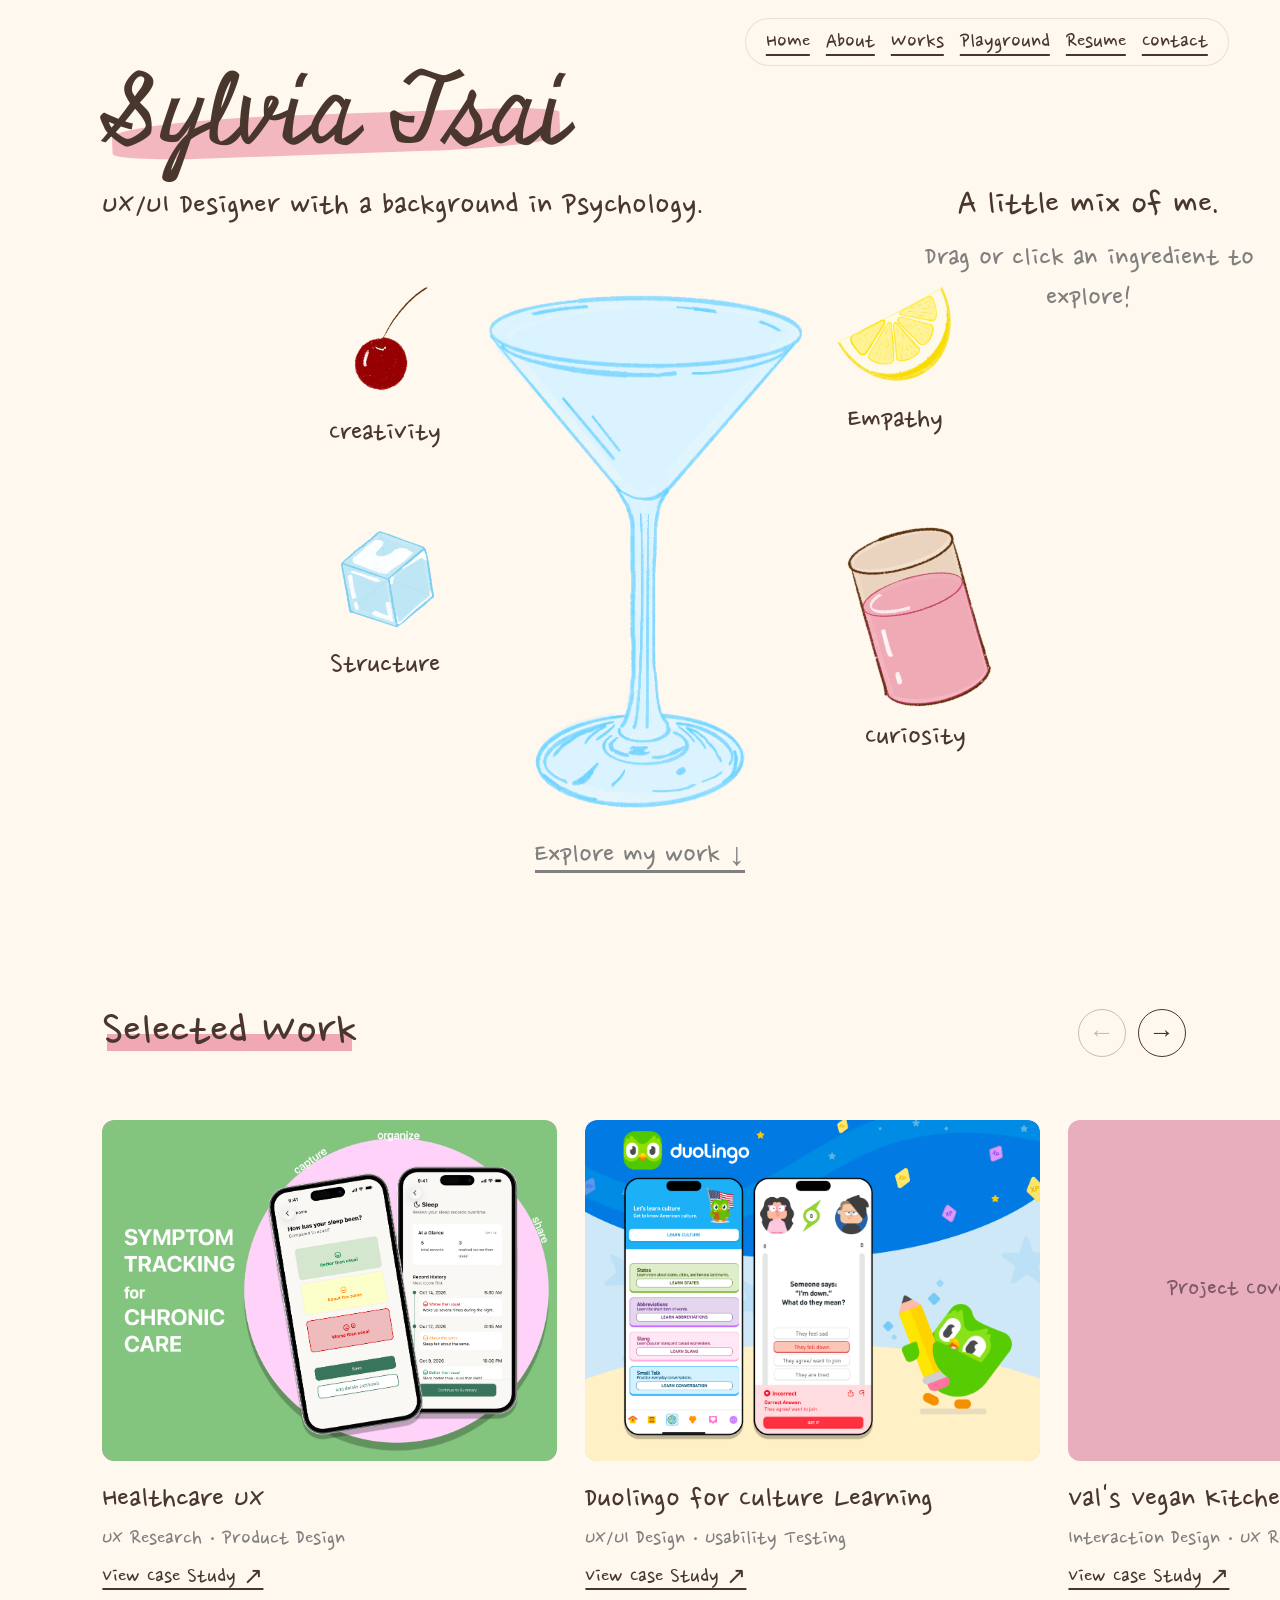
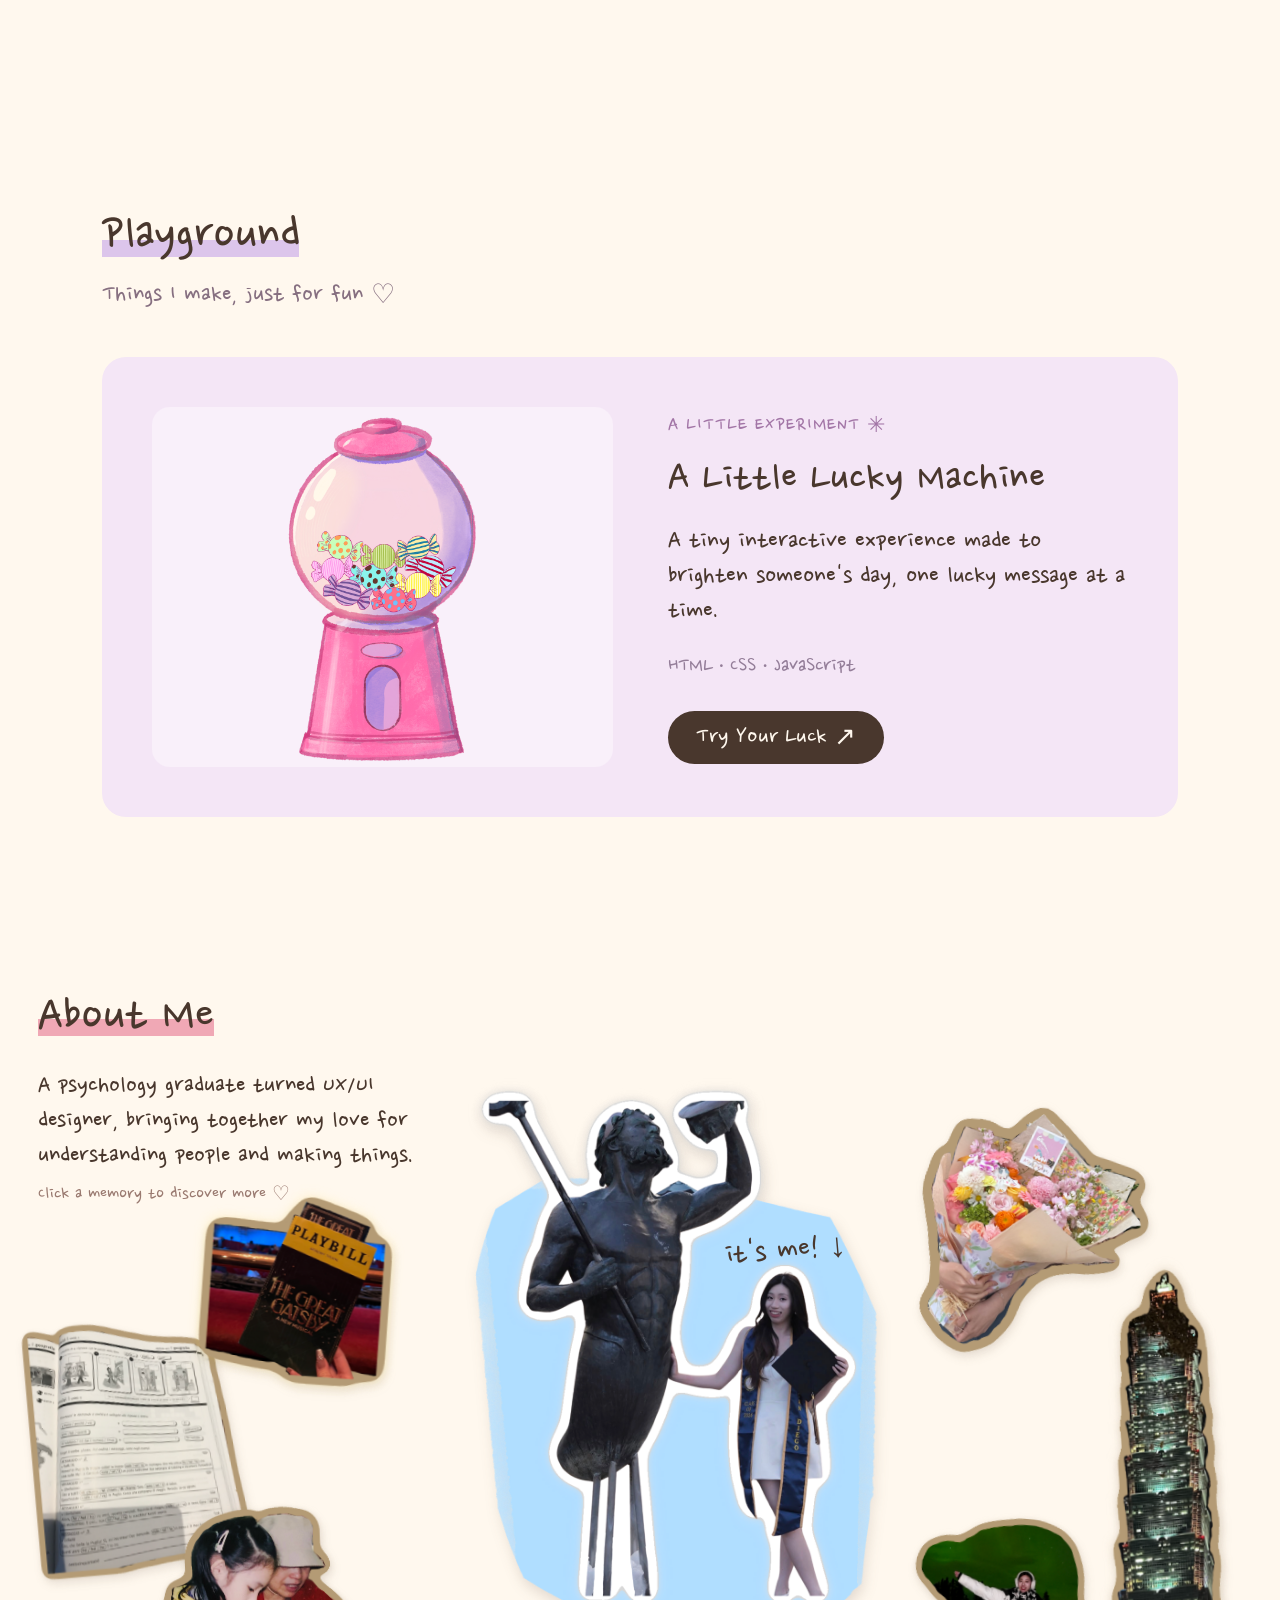
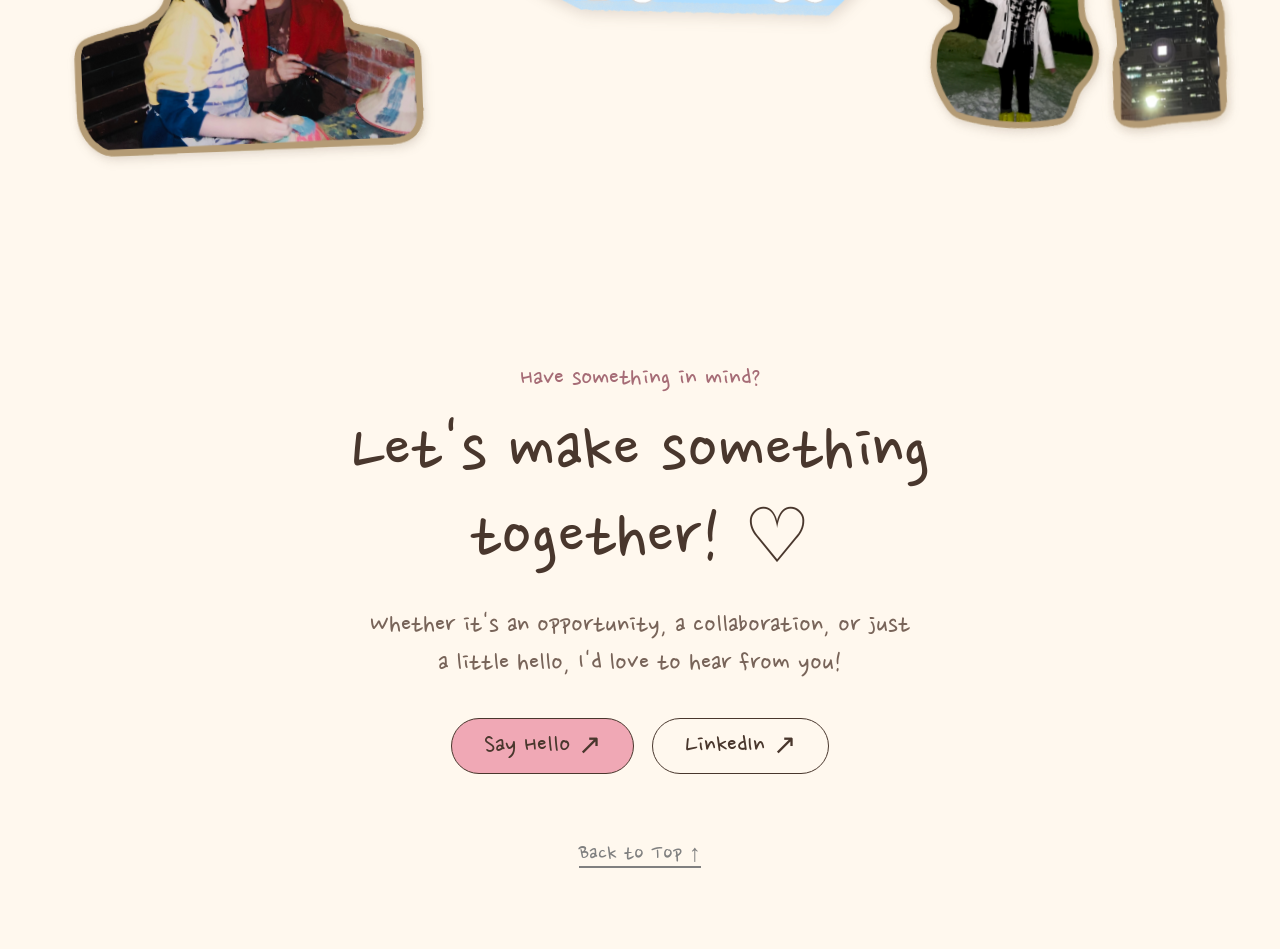
<file: index.html>
<!DOCTYPE html>
<html lang="en">
  <head>
    <meta charset="UTF-8">
    <meta name="viewport" content="width=device-width, initial-scale=1.0">

    <title>Sylvia Tsai | UX/UI Designer</title>

    <link rel="stylesheet" href="style.css">
    <script src="script.js" defer></script>
  </head>

  <body>

    <!-- Navigation -->
    <header class="site-header">
      <nav aria-label="Main navigation">
        <a href="#home">Home</a>
        <a href="#about">About</a>
        <a href="#works">Works</a>
        <a href="#playground">Playground</a>
        <a href="resume.pdf" target="_blank" rel="noopener noreferrer">Resume</a>
        <a href="#contact">Contact</a>
      </nav>
    </header>

    <main>

      <!-- Homepage Hero -->
      <section class="hero" id="home">

        <!-- Introduction -->
        <div class="intro">
          <h1>Sylvia Tsai</h1>
          <p>UX/UI Designer with a background in Psychology.</p>
        </div>

        <!-- Dynamic Description -->
        <div class="description" aria-live="polite">
          <h2 id="description-title">A little mix of me.</h2>

          <p id="description-text">
            Drag or click an ingredient to explore!
          </p>
        </div>

        <!-- Interactive Cocktail -->
        <div class="cocktail-area">

          <!-- Cocktail Glass -->
          <div class="glass" id="glass">

            <img
              id="glass-image"
              src="images/glass_tinted.png"
              alt="An illustrated light blue cocktail glass"
            >

            <!-- Ingredients inside the cocktail -->
            <div class="glass-contents" aria-hidden="true">

              <img
                class="inside-ingredient inside-cherry"
                src="images/cherry.png"
                alt=""
              >

              <img
                class="inside-ingredient inside-lemon"
                src="images/lemon.png"
                alt=""
              >

              <img
                class="inside-ingredient inside-ice"
                src="images/ice.png"
                alt=""
              >

            </div>

          </div>

          <!-- Cherry -->
          <button
            class="ingredient cherry"
            data-ingredient="cherry"
            type="button"
          >
            <img src="images/cherry.png" alt="">
            <span>Creativity</span>
          </button>

          <!-- Lemon -->
          <button
            class="ingredient lemon"
            data-ingredient="lemon"
            type="button"
          >
            <img src="images/lemon.png" alt="">
            <span>Empathy</span>
          </button>

          <!-- Ice -->
          <button
            class="ingredient ice"
            data-ingredient="ice"
            type="button"
          >
            <img src="images/ice.png" alt="">
            <span>Structure</span>
          </button>

          <!-- Pink Liquid -->
          <button
            class="ingredient liquid"
            data-ingredient="liquid"
            type="button"
          >
            <img src="images/liquid_cup.png" alt="">
            <span>Curiosity</span>
          </button>

        </div>

        <!-- Hero Actions -->
        <div class="hero-actions">

          <!-- Reset Cocktail -->
          <button
            id="reset-button"
            class="reset-button"
            type="button"
            hidden
          >
            Make Another Mix ↻
          </button>

          <!-- Explore Work -->
          <a href="#works" class="explore-link">
            Explore my work ↓
          </a>

        </div>

      </section>

      <!-- Selected Work -->
      <section class="works-section" id="works">

        <div class="works-header">
          <h2>Selected Work</h2>

          <div class="works-controls">
            <button class="work-arrow" id="work-prev"
              type="button" aria-label="Previous project">←</button>
            <button class="work-arrow" id="work-next"
              type="button" aria-label="Next project">→</button>
          </div>
        </div>

        <div class="works-gallery" id="works-gallery">

          <!-- Project 1 -->
          <article class="project-card">
            <a href="healthcare.html" class="project-link">
              <div class="project-cover cover-healthcare">
                <img
                  src="images/healthcare_preview.png"
                  alt="Healthcare UX project preview showing symptom tracking and health record screens"
                  loading="lazy"
                >
              </div>
              <h3>Healthcare UX</h3>
              <p>UX Research · Product Design</p>
              <span class="project-view">View Case Study ↗</span>
            </a>
          </article>

          <!-- Project 2 -->
          <article class="project-card">
            <a href="duolingo.html" class="project-link">
              <div class="project-cover cover-duolingo">
                <img
                  src="images/duolingo_preview.png"
                  alt="Duolingo Culture Learning UX/UI project preview"
                  loading="lazy"
                >
              </div>
              <h3>Duolingo for Culture Learning</h3>
              <p>UX/UI Design · Usability Testing</p>
              <span class="project-view">View Case Study ↗</span>
            </a>
          </article>

          <!-- Project 3 -->
          <article class="project-card">
            <a href="vals-vegan.html" class="project-link">
              <div class="project-cover cover-vals">
                <span>Project Cover Coming Soon</span>
              </div>
              <h3>Val's Vegan Kitchen</h3>
              <p>Interaction Design · UX Research</p>
              <span class="project-view">View Case Study ↗</span>
            </a>
          </article>

        </div>

      </section>

      <!-- Playground -->
      <section class="playground-section" id="playground">

        <div class="playground-header">
          <h2>Playground</h2>
          <p>Things I make, just for fun ♡</p>
        </div>

        <div class="playground-feature">

          <!-- Project Preview -->
          <div class="playground-preview">
            <img
              src="images/lucky_machine_preview.png"
              alt="A Little Lucky Machine interactive web project"
              loading="lazy"
            >
          </div>

          <!-- Project Information -->
          <div class="playground-info">

            <span class="playground-label">
              A LITTLE EXPERIMENT ✳
            </span>

            <h3>A Little Lucky Machine</h3>

            <p class="playground-description">
              A tiny interactive experience made to brighten
              someone's day, one lucky message at a time.
            </p>

            <p class="playground-tools">
              HTML · CSS · JavaScript
            </p>

            <a
              href="https://hanyu-tsai.github.io/a-little-lucky-machine/"
              class="playground-link"
              target="_blank"
              rel="noopener noreferrer"
            >
              Try Your Luck ↗
            </a>

          </div>

        </div>

      </section>

      <!-- About Me -->
      <section class="about-section" id="about">

        <div class="about-intro">
          <h2>About Me</h2>
          <p>
            A psychology graduate turned UX/UI designer,
            bringing together my love for understanding
            people and making things.
          </p>
          <span class="about-hint">
            Click a memory to discover more ♡
          </span>
        </div>

        <div class="about-collage">

          <!-- Central Graduation Cutout -->
          <div class="about-graduation">
            <div class="graduation-paper"></div>

            <img
              src="images/about/grad_cut.png"
              alt="Sylvia graduating from UC San Diego beside the Triton statue"
            >

            <span class="about-me-label" aria-hidden="true">
              it's me! ↓
            </span>
          </div>

          <!-- Childhood -->
          <button class="memory-card memory-childhood" type="button">
            <span class="memory-front">
              <img src="images/about/little_draw.png" alt="Childhood painting memory">
            </span>
            <span class="memory-back">
              I've loved making things with my hands since I was little, from drawing and cutting to creating whatever came to mind.
            </span>
          </button>

          <!-- Aurora -->
          <button class="memory-card memory-alaska" type="button">
            <span class="memory-front">
              <img src="images/about/alaska.png" alt="Northern lights in Alaska">
            </span>
            <span class="memory-back">
              Thanks to my parents, I grew up traveling and exploring new places. There's still so much of the world I want to see!
            </span>
          </button>

          <!-- Musical -->
          <button class="memory-card memory-play" type="button">
            <span class="memory-front">
              <img src="images/about/play.png" alt="The Great Gatsby musical">
            </span>
            <span class="memory-back">
              There's something magical about watching a story come to life on stage. I'll always have a soft spot for musicals!
            </span>
          </button>

          <!-- Italian -->
          <button class="memory-card memory-language" type="button">
            <span class="memory-front">
              <img src="images/about/language.png" alt="Italian language workbook">
            </span>
            <span class="memory-back">
              I love learning languages and discovering different cultures. There's always another language I want to try!
            </span>
          </button>

          <!-- Flowers -->
          <button class="memory-card memory-flower" type="button">
            <span class="memory-front">
              <img src="images/about/flower.png" alt="Colorful bouquet of flowers">
            </span>
            <span class="memory-back">
              It's the little things that make me happy. Flowers make ordinary days better.
            </span>
          </button>

          <!-- Taipei -->
          <button class="memory-card memory-taipei" type="button">
            <span class="memory-front">
              <img src="images/about/taipei_101.png" alt="Taipei 101 at night">
            </span>
            <span class="memory-back">
              Home sweet home ♡ No matter where life takes me, Taipei will always feel like home.
            </span>
          </button>

        </div>

      </section>

      <!-- Contact Section -->
      <section class="contact-section" id="contact">

        <div class="contact-content">

          <p class="contact-eyebrow">Have something in mind?</p>

          <h2>Let's make something together! ♡</h2>

          <p class="contact-description">
            Whether it's an opportunity, a collaboration,
            or just a little hello, I'd love to hear from you!
          </p>

          <div class="contact-actions">
            <a
              href="mailto:sylviatsai1100@gmail.com"
              class="contact-button contact-primary"
            >
              Say Hello ↗
            </a>

            <a
              href="https://www.linkedin.com/in/sylviatsaiucsd/"
              class="contact-button contact-secondary"
              target="_blank"
              rel="noopener noreferrer"
            >
              LinkedIn ↗
            </a>
          </div>

          <a href="#home" class="back-to-top">
            Back to Top ↑
          </a>

        </div>

      </section>

    </main>

  </body>
</html>
</file>
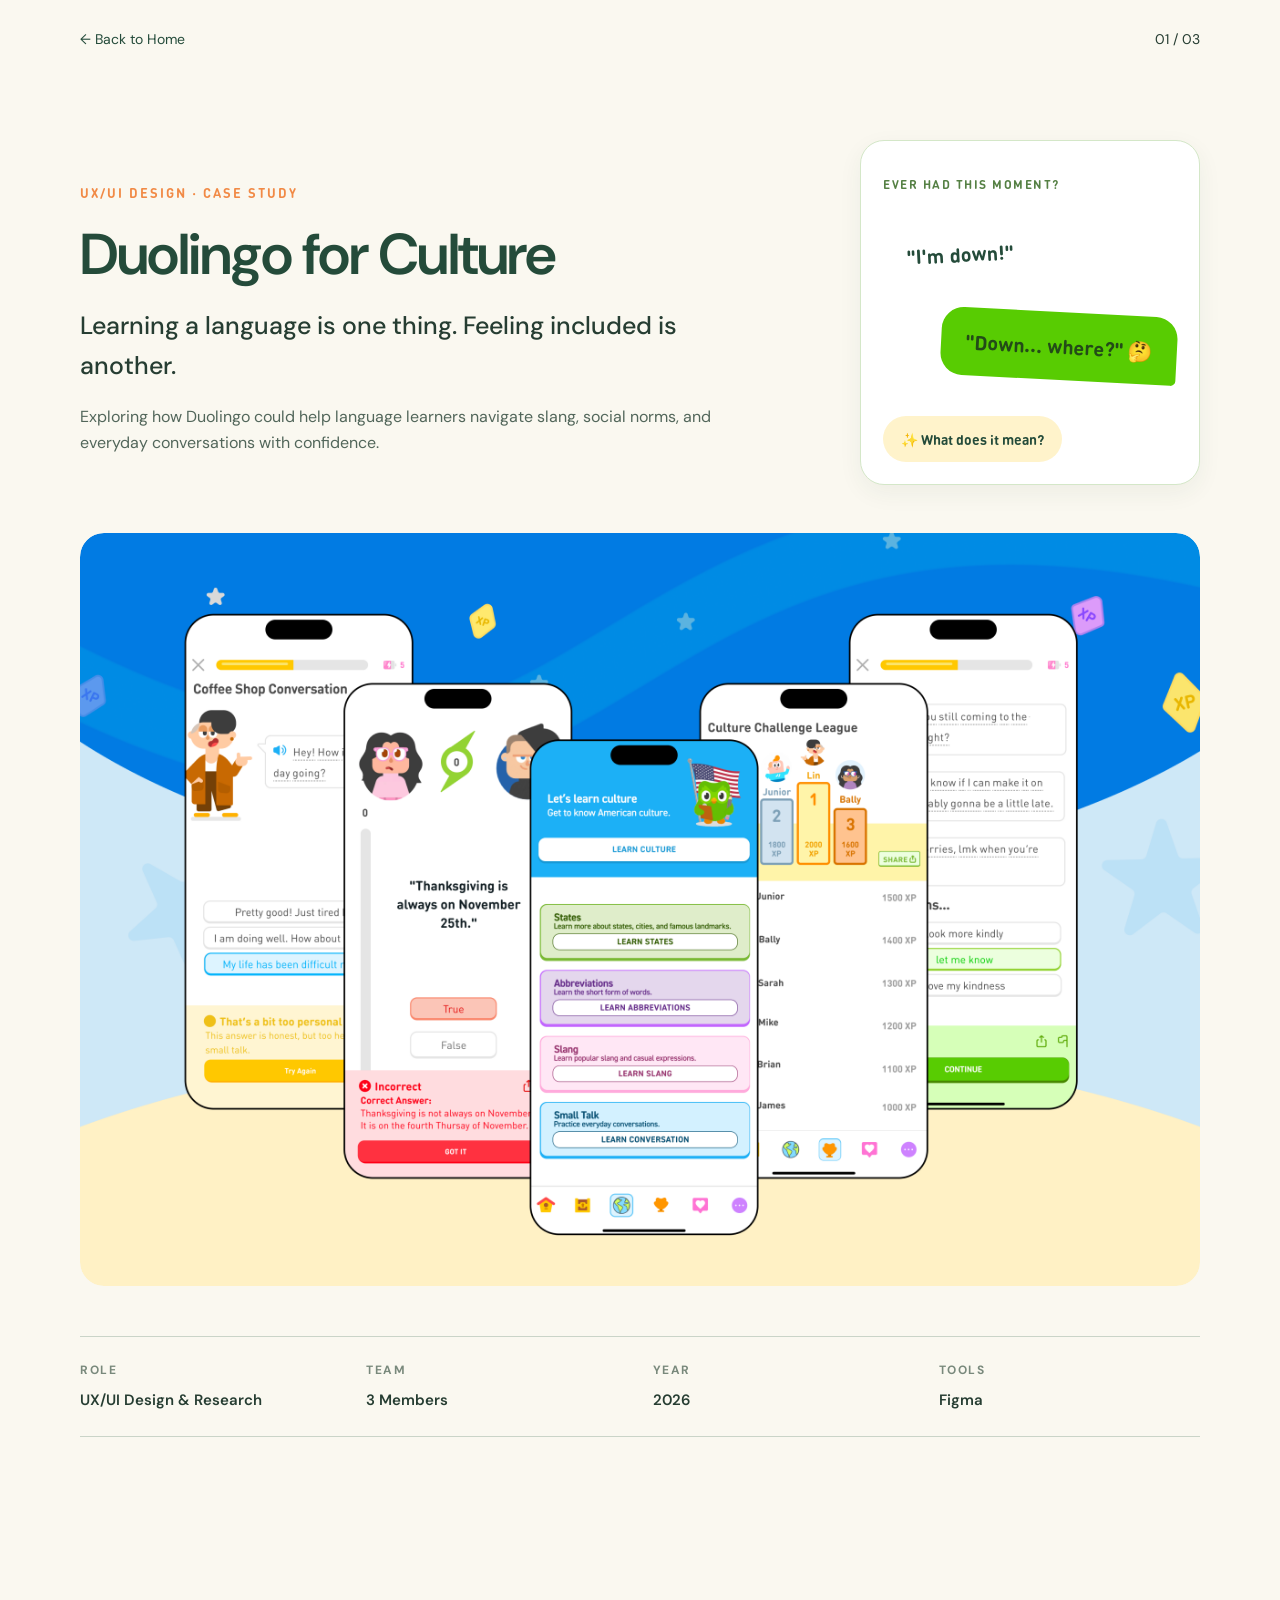
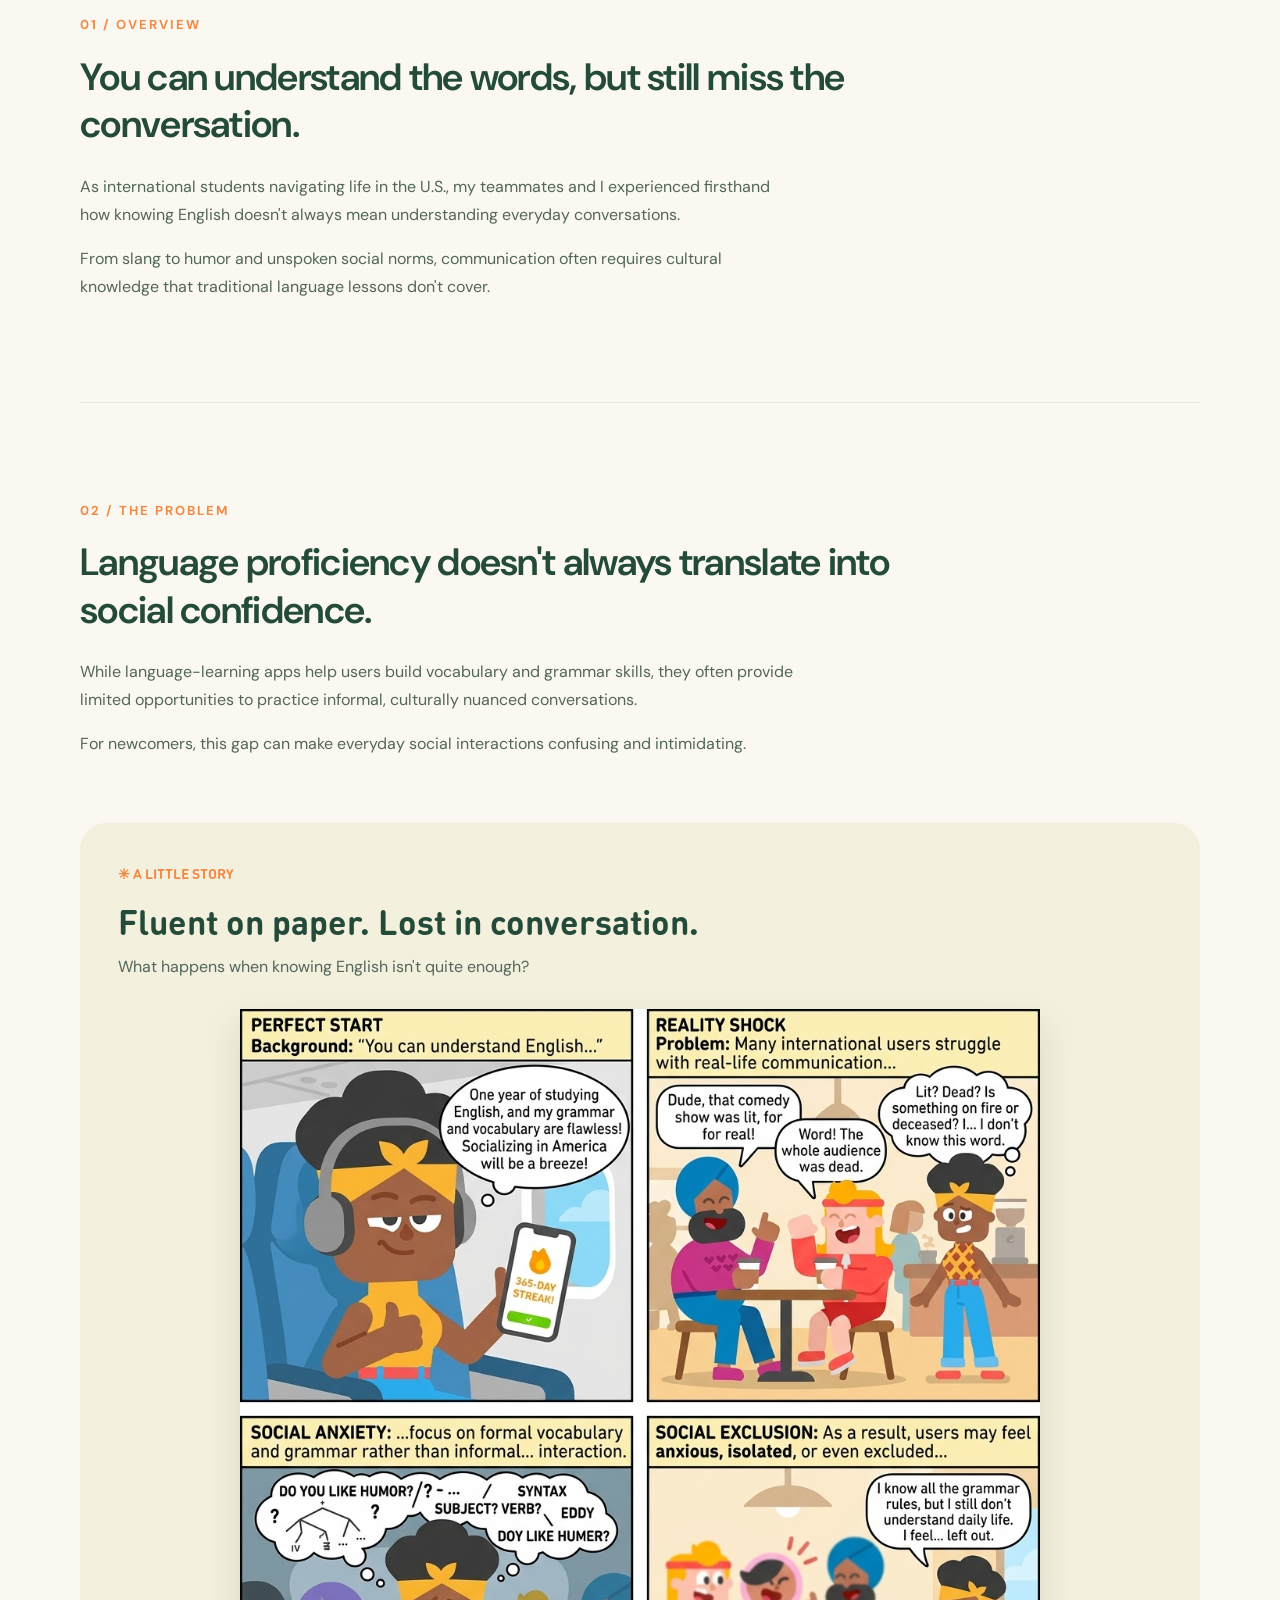
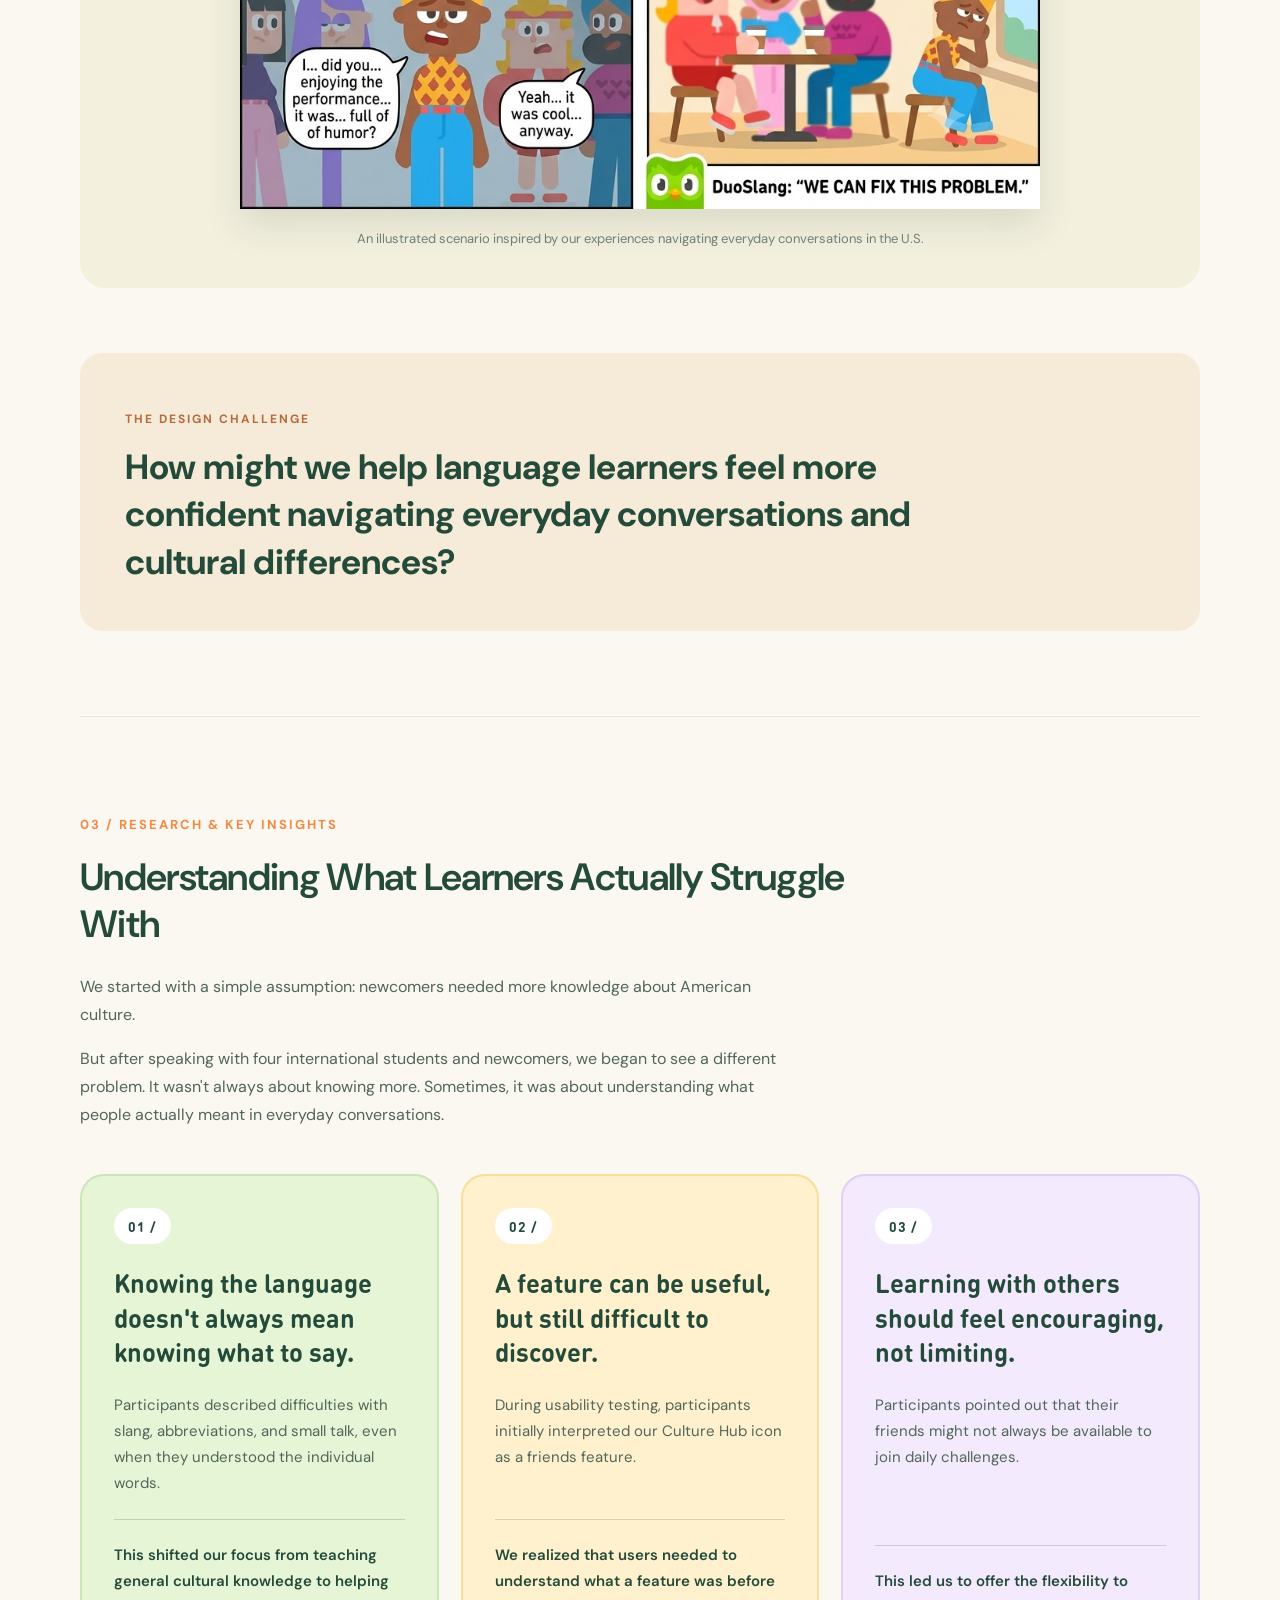
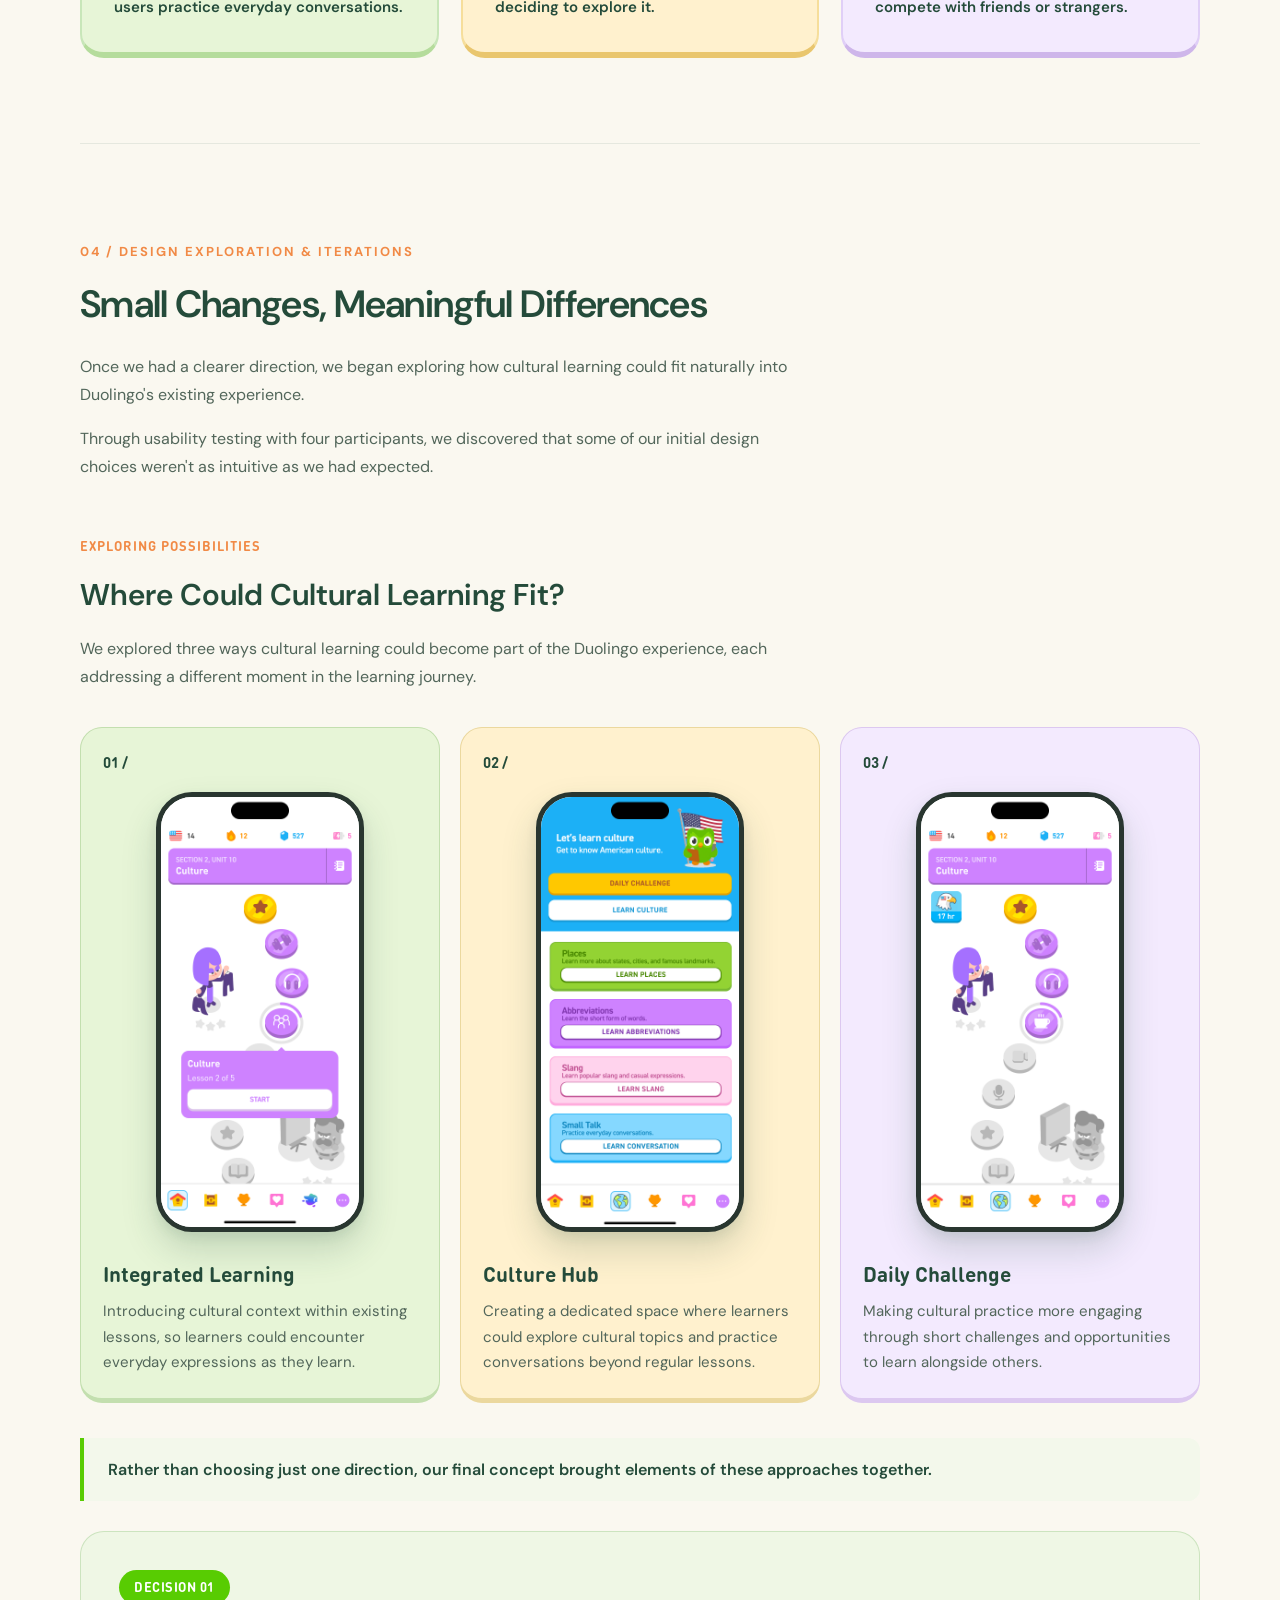
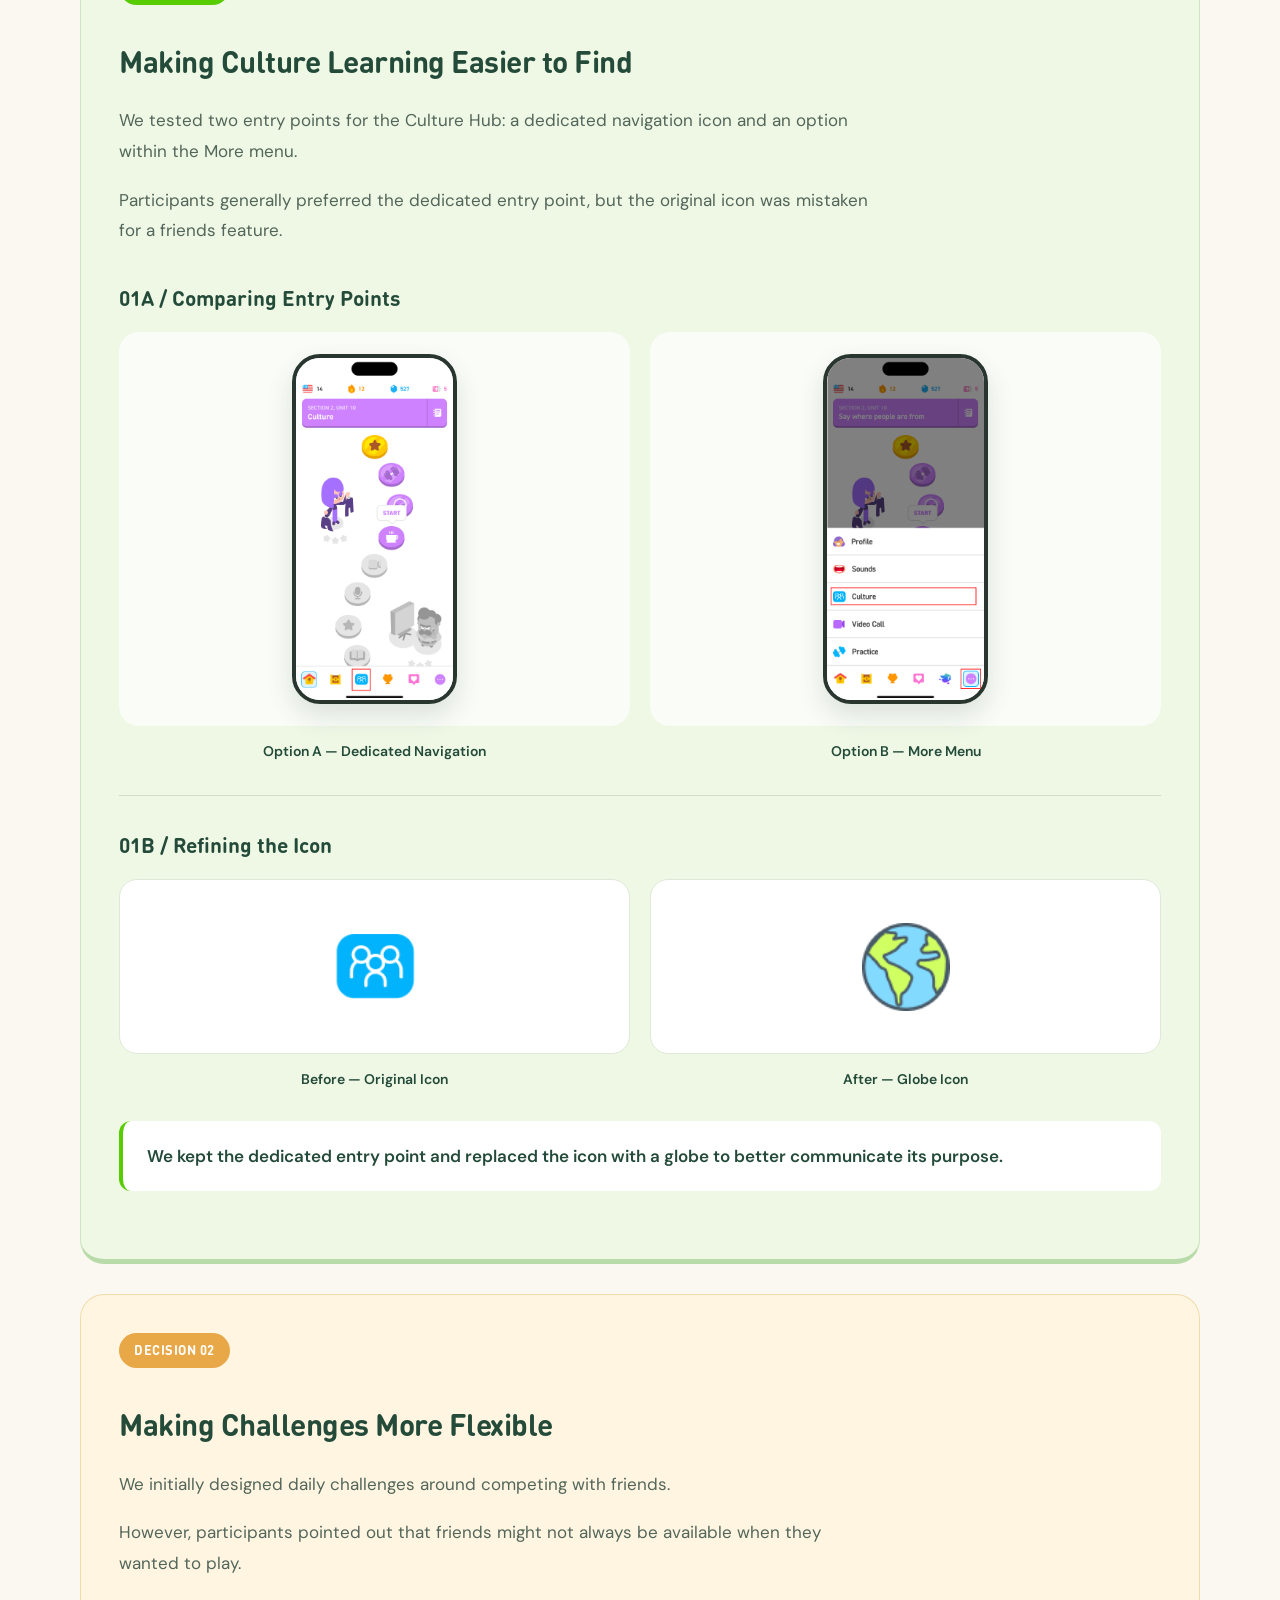
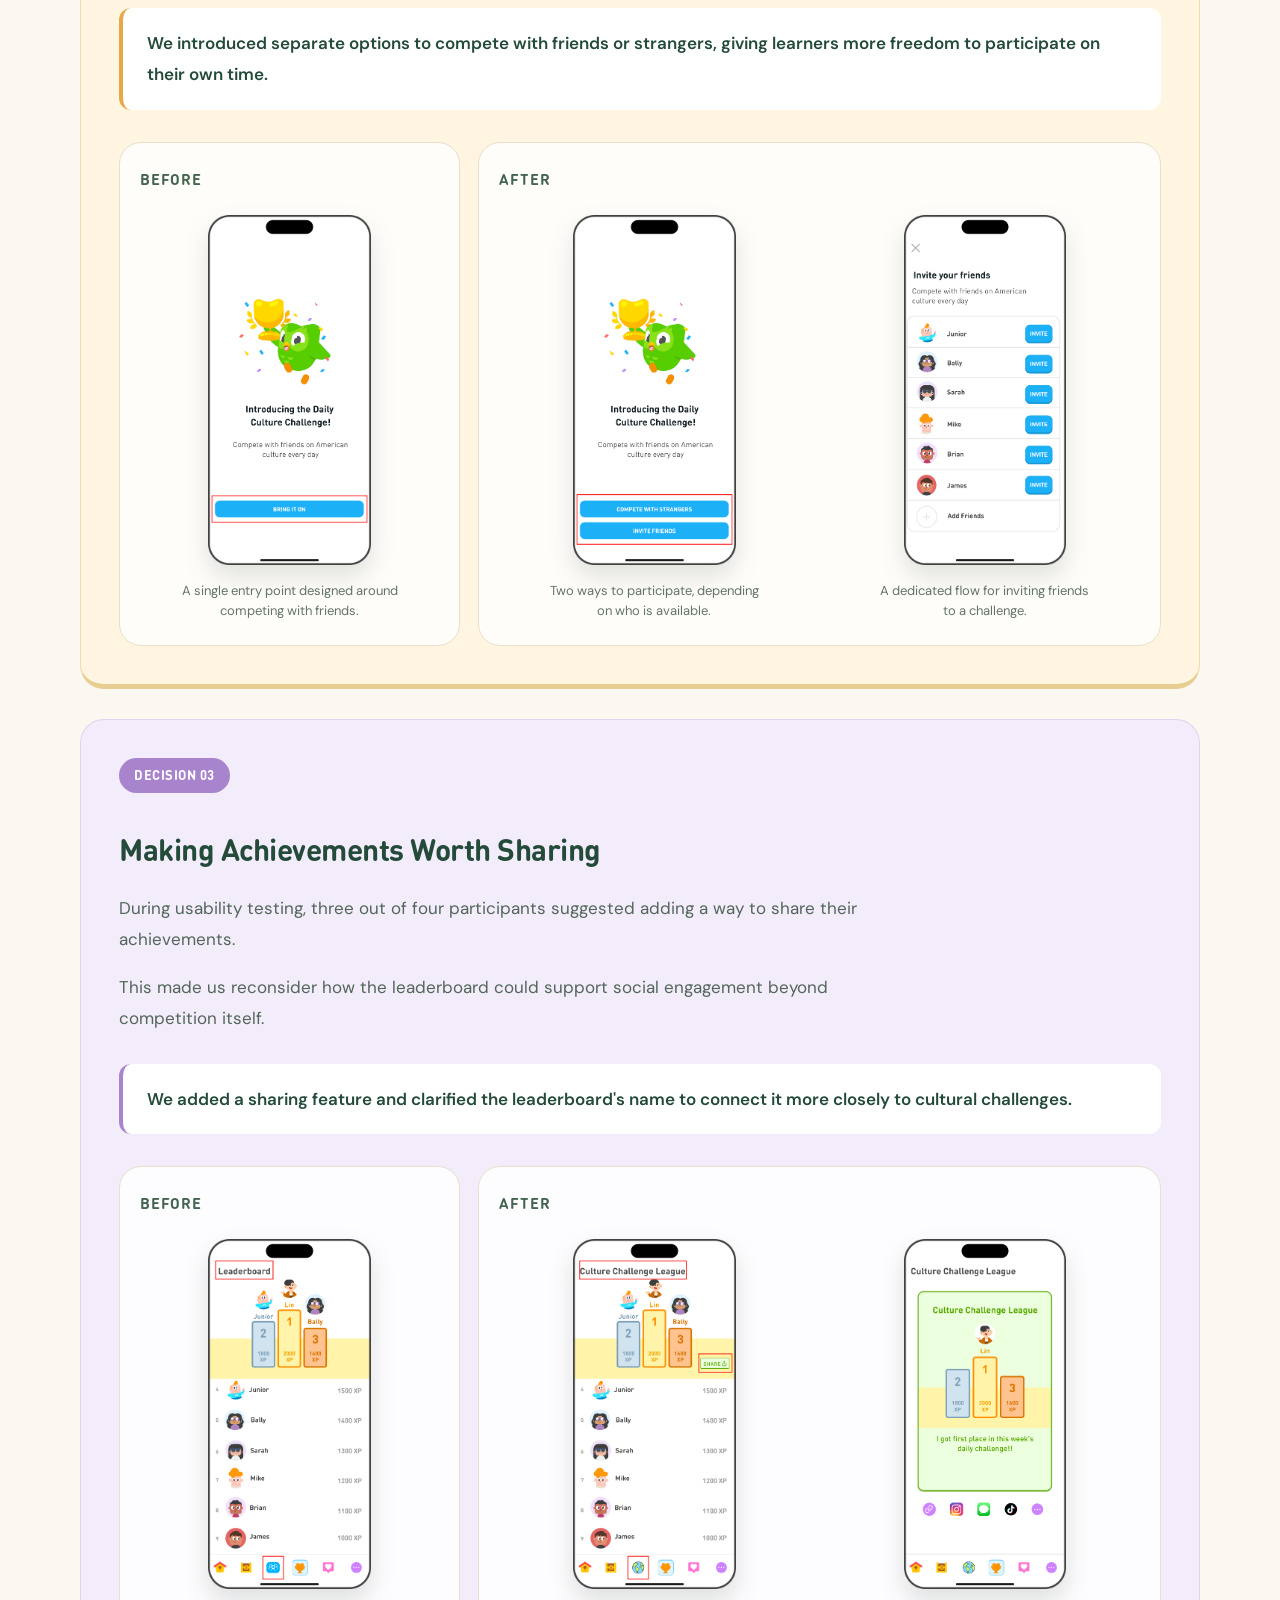
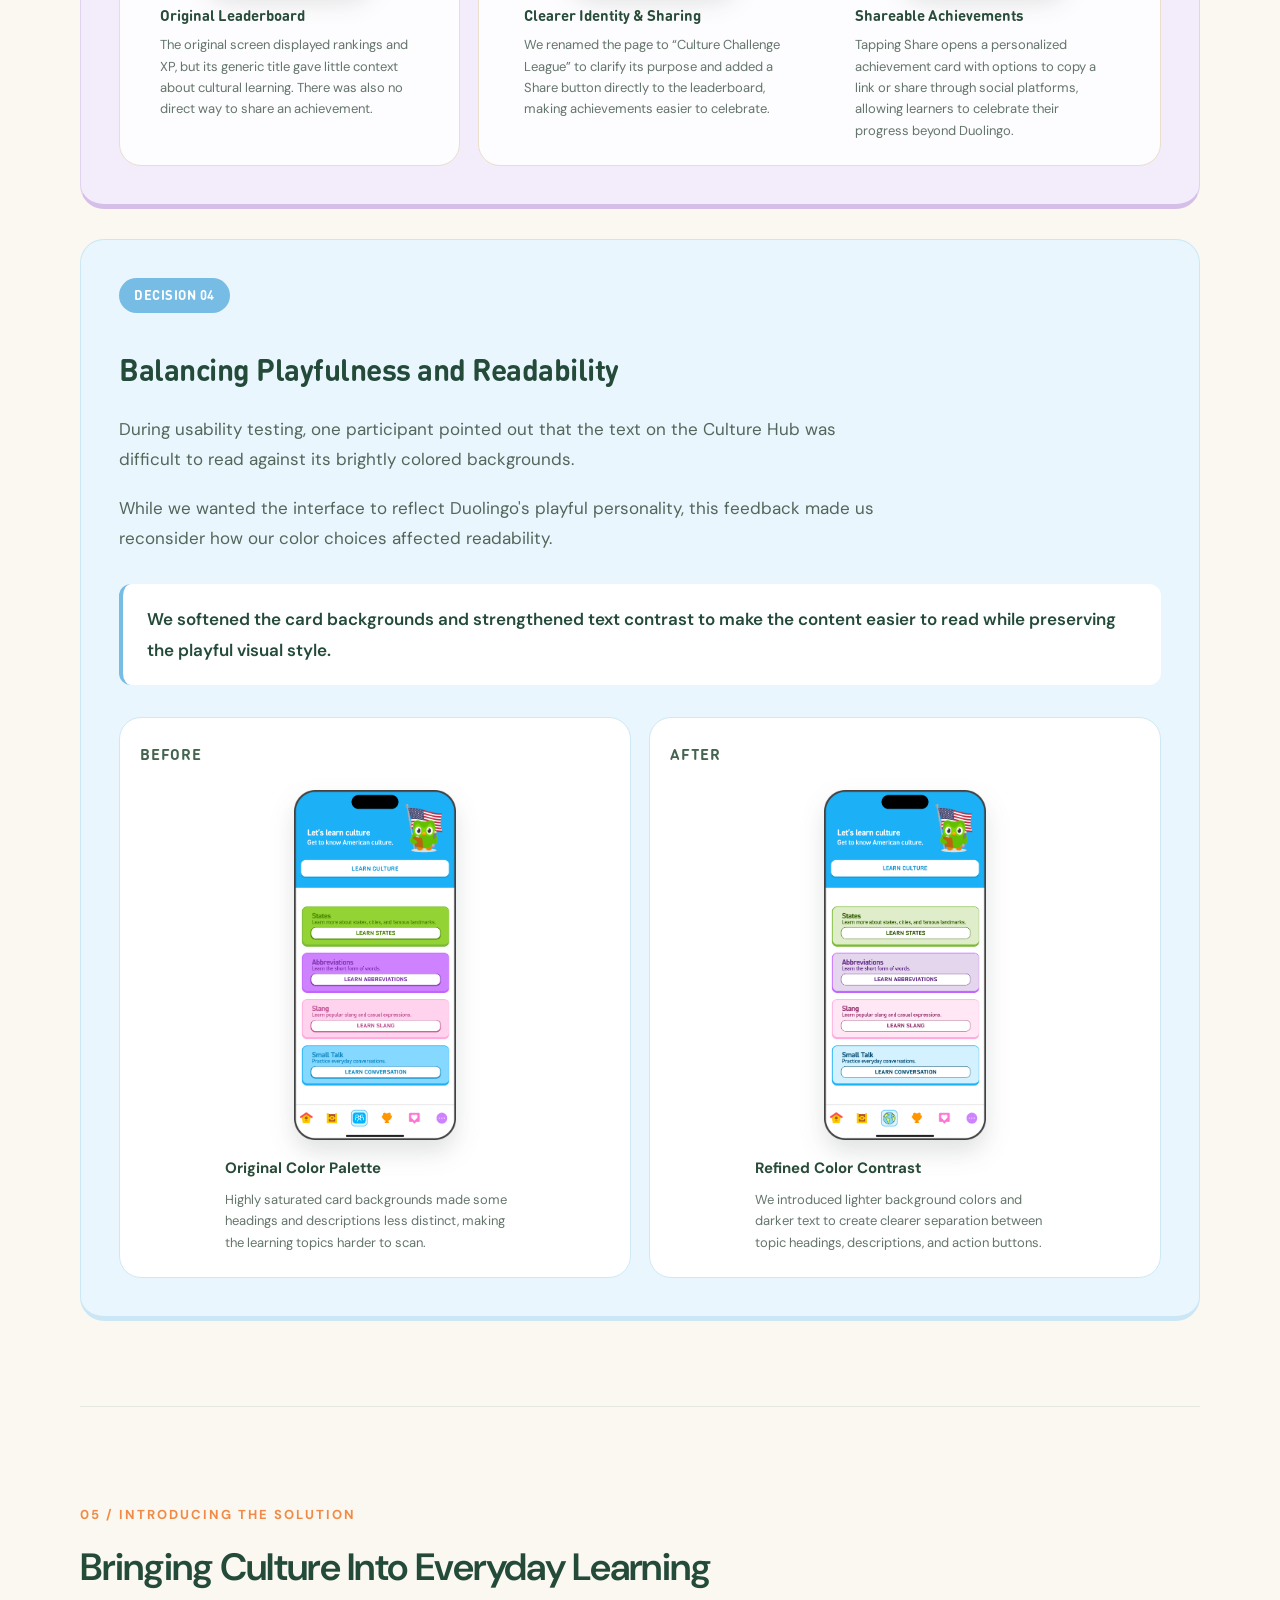
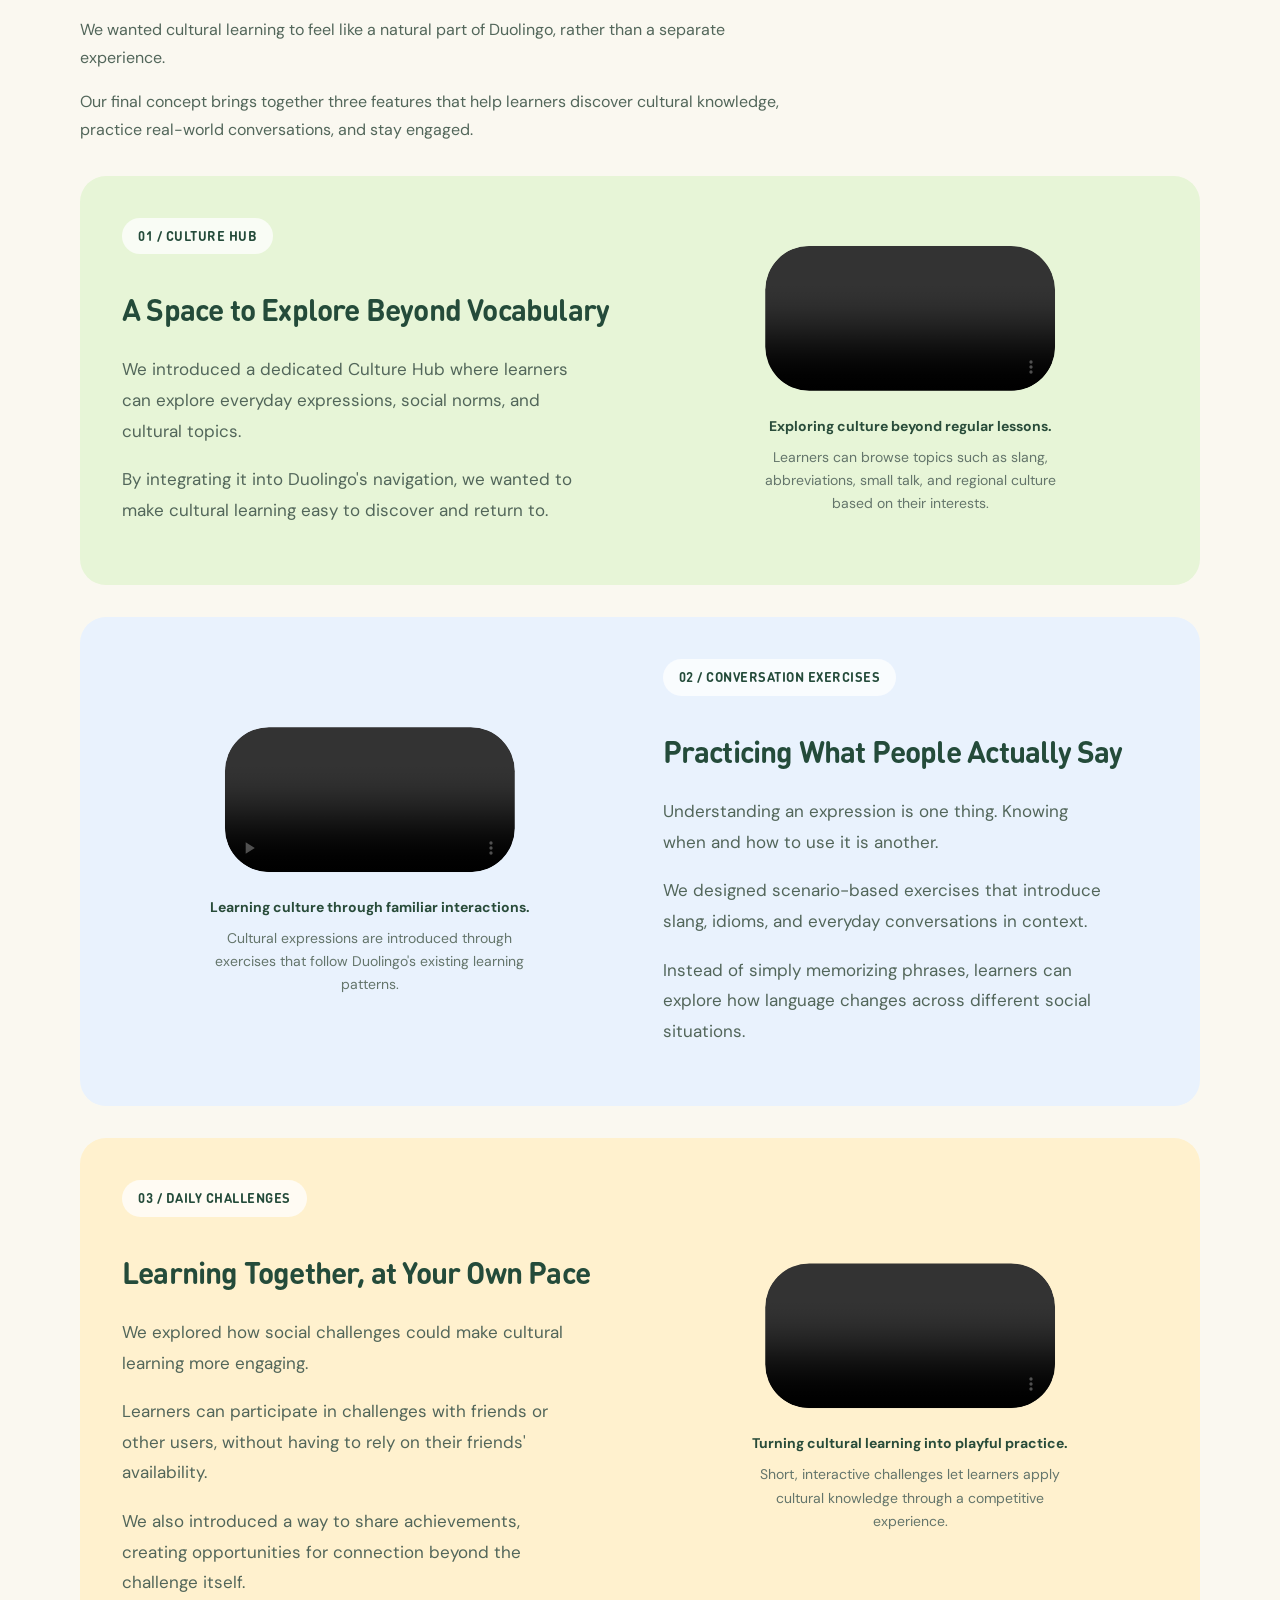
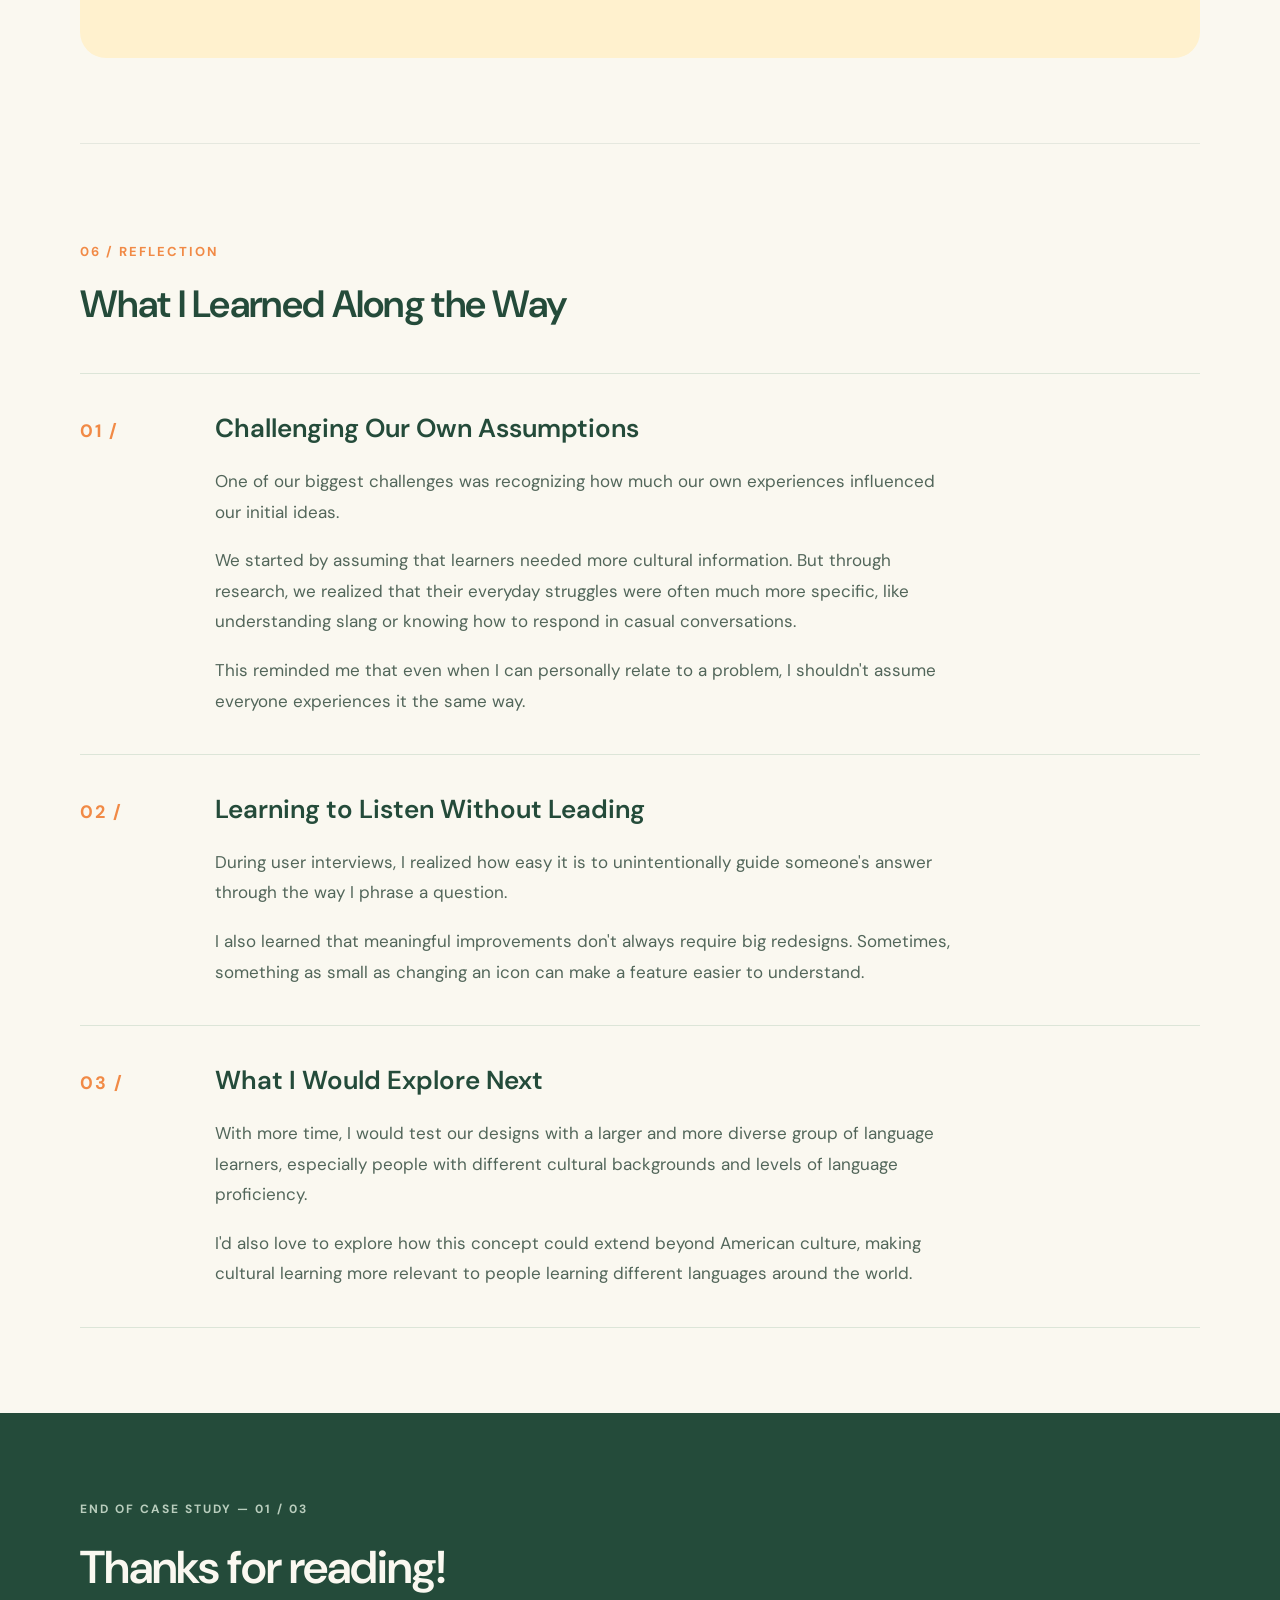
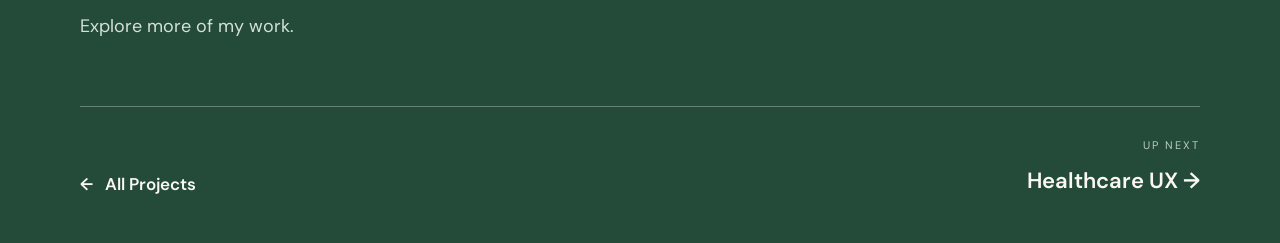
<file: duolingo.html>
<!DOCTYPE html>
<html lang="en">

<head>
  <meta charset="UTF-8">
  <meta name="viewport" content="width=device-width, initial-scale=1.0">
  <title>Duolingo for Culture Learning | Sylvia Tsai</title>
  <link rel="stylesheet" href="case-study.css">
</head>

<body>

  <main>

    <!-- HERO SECTION -->
    <section class="case-hero">

      <nav class="case-nav">
        <a href="index.html">← Back to Home</a>
        <span>01 / 03</span>
      </nav>

      <div class="case-hero-content">
        <!-- INTRODUCTION + INTERACTIVE DIALOGUE -->
        <div class="duo-hero-top">

        <!-- LEFT: PROJECT INTRODUCTION -->
        <div class="duo-hero-copy">

            <p class="case-label">
            UX/UI DESIGN · CASE STUDY
            </p>

            <h1>Duolingo for Culture</h1>

            <h2 class="case-tagline">
            Learning a language is one thing. Feeling included is another.
            </h2>

            <p class="case-description">
            Exploring how Duolingo could help language learners
            navigate slang, social norms, and everyday
            conversations with confidence.
            </p>

        </div>

        <!-- RIGHT: INTERACTIVE CONVERSATION -->
        <div class="hero-dialogue duo-hero-chat">

            <p class="dialogue-label">
            EVER HAD THIS MOMENT?
            </p>

            <div class="speech-bubble bubble-one">
            "I'm down!"
            </div>

            <div class="speech-bubble bubble-two">
            "Down... where?" 🤔
            </div>

            <details class="slang-reveal">
            <summary>✨ What does it mean?</summary>

            <p>
                "I'm down" means "I'm in!"
                It's a casual way to agree to something.
            </p>
            </details>

        </div>

        </div>

        <!-- HERO IMAGE -->
        <div class="duo-hero-art">

        <img
            id="duolingo-hero-image"
            src="images/duolingo/header_new.png"
            alt="Five Duolingo Culture Learning interface designs featuring conversation exercises, Culture Hub, and daily challenges"
            width="2048"
            height="1356"
            fetchpriority="high"
        >

        </div>

        <!-- PROJECT DETAILS -->
        <div class="case-details">

          <div>
            <h3>Role</h3>
            <p>UX/UI Design & Research</p>
          </div>

          <div>
            <h3>Team</h3>
            <p>3 Members</p>
          </div>

          <div>
            <h3>Year</h3>
            <p>2026</p>
          </div>

          <div>
            <h3>Tools</h3>
            <p>Figma</p>
          </div>

        </div>

      </div>
    </section>


    <!-- OVERVIEW -->
    <section class="case-section" id="overview">

      <p class="section-number">01 / Overview</p>

      <h2>
        You can understand the words,
        but still miss the conversation.
      </h2>

      <p>
        As international students navigating life in the U.S.,
        my teammates and I experienced firsthand how knowing
        English doesn't always mean understanding everyday
        conversations.
      </p>

      <p>
        From slang to humor and unspoken social norms,
        communication often requires cultural knowledge
        that traditional language lessons don't cover.
      </p>

    </section>


    <!-- THE PROBLEM -->
    <section class="case-section" id="problem">

      <p class="section-number">02 / The Problem</p>

      <h2>
        Language proficiency doesn't always
        translate into social confidence.
      </h2>

      <p>
        While language-learning apps help users build
        vocabulary and grammar skills, they often provide
        limited opportunities to practice informal,
        culturally nuanced conversations.
      </p>

      <p>
        For newcomers, this gap can make everyday social
        interactions confusing and intimidating.
      </p>

      

    <!-- COMIC STORYBOARD -->
    <div class="storyboard-container">

    <div class="storyboard-heading">
        <span class="storyboard-label">✳ A LITTLE STORY</span>

        <h3>Fluent on paper. Lost in conversation.</h3>

        <p>
        What happens when knowing English
        isn't quite enough?
        </p>
    </div>

    <div class="duo-story">

    <figure class="duo-story-figure">

        <a
        href="images/duolingo/comic.png"
        target="_blank"
        rel="noopener noreferrer"
        aria-label="Open the full Duolingo story comic"
        >
        <img
            src="images/duolingo/comic.png"
            alt="Four-panel comic showing a language learner who understands English grammar but struggles with slang and feels excluded from everyday conversations"
            loading="lazy"
        >
        </a>

        <figcaption>
        An illustrated scenario inspired by our experiences
        navigating everyday conversations in the U.S.
        </figcaption>

    </figure>

    </div>

    </div>


      <div class="design-challenge">

        <p class="challenge-label">THE DESIGN CHALLENGE</p>

        <h3>
          How might we help language learners feel more
          confident navigating everyday conversations
          and cultural differences?
        </h3>

      </div>

    </section>

    <!-- RESEARCH & KEY INSIGHTS -->
    <section class="case-section" id="research">

    <p class="section-number">03 / Research & Key Insights</p>

    <h2>Understanding What Learners Actually Struggle With</h2>

    <p>
        We started with a simple assumption: newcomers needed
        more knowledge about American culture.
    </p>

    <p>
        But after speaking with four international students and
        newcomers, we began to see a different problem.
        It wasn't always about knowing more. Sometimes, it was
        about understanding what people actually meant in
        everyday conversations.
    </p>

    <div class="insights-grid">

        <article class="insight-card">
        <span class="insight-number">01 /</span>

        <h3>
            Knowing the language doesn't always mean
            knowing what to say.
        </h3>

        <p>
            Participants described difficulties with slang,
            abbreviations, and small talk, even when they
            understood the individual words.
        </p>

        <p class="insight-takeaway">
            This shifted our focus from teaching general
            cultural knowledge to helping users practice
            everyday conversations.
        </p>
        </article>

        <article class="insight-card">
        <span class="insight-number">02 /</span>

        <h3>
            A feature can be useful, but still
            difficult to discover.
        </h3>

        <p>
            During usability testing, participants initially
            interpreted our Culture Hub icon as a friends feature.
        </p>

        <p class="insight-takeaway">
            We realized that users needed to understand
            what a feature was before deciding to explore it.
        </p>
        </article>

        <article class="insight-card">
        <span class="insight-number">03 /</span>

        <h3>
            Learning with others should feel
            encouraging, not limiting.
        </h3>

        <p>
            Participants pointed out that their friends
            might not always be available to join
            daily challenges.
        </p>

        <p class="insight-takeaway">
            This led us to offer the flexibility to
            compete with friends or strangers.
        </p>
        </article>

    </div>

    </section>



    <!-- DESIGN EXPLORATION & ITERATIONS -->
    <section class="case-section" id="iterations">

    <p class="section-number">
        04 / Design Exploration & Iterations
    </p>

    <h2>Small Changes, Meaningful Differences</h2>

    <p>
        Once we had a clearer direction, we began exploring
        how cultural learning could fit naturally into
        Duolingo's existing experience.
    </p>

    <p>
        Through usability testing with four participants,
        we discovered that some of our initial design choices
        weren't as intuitive as we had expected.
    </p>



    <!-- DESIGN EXPLORATION -->
    <div class="design-exploration">

    <p class="exploration-label">
        EXPLORING POSSIBILITIES
    </p>

    <h3>Where Could Cultural Learning Fit?</h3>

    <p class="exploration-intro">
        We explored three ways cultural learning could
        become part of the Duolingo experience, each
        addressing a different moment in the learning journey.
    </p>

    <div class="exploration-grid">

        <!-- DIRECTION 01 -->
        <div class="exploration-card">
        <span class="exploration-number">01 /</span>

        <div class="exploration-visual">
            <img
                src="images/duolingo/integrated_learning_visual.png"
                alt="Integrated cultural learning within Duolingo lessons"
                loading="lazy"
            >
        </div>

        <h4>Integrated Learning</h4>

        <p>
            Introducing cultural context within existing
            lessons, so learners could encounter everyday
            expressions as they learn.
        </p>
        </div>

        <!-- DIRECTION 02 -->
        <div class="exploration-card">
        <span class="exploration-number">02 /</span>

        <div class="exploration-visual">
        <img
            src="images/duolingo/culture_hub_visual.png"
            alt="Dedicated Culture Hub interface"
            loading="lazy"
        >
        </div>

        <h4>Culture Hub</h4>

        <p>
            Creating a dedicated space where learners
            could explore cultural topics and practice
            conversations beyond regular lessons.
        </p>
        </div>

        <!-- DIRECTION 03 -->
        <div class="exploration-card">
        <span class="exploration-number">03 /</span>

        <div class="exploration-visual">
        <img
            src="images/duolingo/daily_challenge_visual.png"
            alt="Daily Culture Challenge concept"
            loading="lazy"
        >
        </div>

        <h4>Daily Challenge</h4>

        <p>
            Making cultural practice more engaging
            through short challenges and opportunities
            to learn alongside others.
        </p>
        </div>

    </div>

    <p class="exploration-takeaway">
        Rather than choosing just one direction, our
        final concept brought elements of these
        approaches together.
    </p>

    </div>

    <!-- DECISION 01 -->
    <article class="design-decision">

        <span class="decision-number">DECISION 01</span>

        <h3>Making Culture Learning Easier to Find</h3>

        <p>
        We tested two entry points for the Culture Hub:
        a dedicated navigation icon and an option
        within the More menu.
        </p>

        <p>
        Participants generally preferred the dedicated
        entry point, but the original icon was mistaken
        for a friends feature.
        </p>

        <!-- DECISION 01: TWO COMPARISONS -->
        <div class="decision-comparisons">

        <!-- PART A: ENTRY POINT COMPARISON -->
        <h4>01A / Comparing Entry Points</h4>

        <div class="comparison-grid">

            <figure class="comparison-card">
            <div class="comparison-visual">
                <img
                src="images/duolingo/entry-point-a.png"
                alt="Entry Point A: Dedicated navigation icon"
                loading="lazy"
                >
            </div>
            <figcaption>
                Option A — Dedicated Navigation
            </figcaption>
            </figure>

            <figure class="comparison-card">
            <div class="comparison-visual">
                <img
                src="images/duolingo/entry-point-b.png"
                alt="Entry Point B: Access through More menu"
                loading="lazy"
                >
            </div>
            <figcaption>
                Option B — More Menu
            </figcaption>
            </figure>

        </div>

        <!-- PART B: ICON ITERATION -->
        <h4>01B / Refining the Icon</h4>

        <div class="comparison-grid icons-grid">

            <figure class="comparison-card icon-card">
            <div class="comparison-visual">
                <img
                src="images/duolingo/original-icon.png"
                alt="Original Culture icon with friends symbol"
                loading="lazy"
                >
            </div>
            <figcaption>
                Before — Original Icon
            </figcaption>
            </figure>

            <figure class="comparison-card icon-card">
            <div class="comparison-visual">
                <img
                src="images/duolingo/globe-icon.png"
                alt="Redesigned Culture icon with globe"
                loading="lazy"
                >
            </div>
            <figcaption>
                After — Globe Icon
            </figcaption>
            </figure>

        </div>

        </div>
        <p class="decision-outcome">
        We kept the dedicated entry point and replaced
        the icon with a globe to better communicate
        its purpose.
        </p>

    </article>

    <!-- DECISION 02 -->
    <article class="design-decision">

        <span class="decision-number">DECISION 02</span>

        <h3>Making Challenges More Flexible</h3>

        <p>
        We initially designed daily challenges
        around competing with friends.
        </p>

        <p>
        However, participants pointed out that
        friends might not always be available
        when they wanted to play.
        </p>

        <p class="decision-outcome">
        We introduced separate options to compete
        with friends or strangers, giving learners
        more freedom to participate on their own time.
        </p>

    <!-- CHALLENGE BEFORE / AFTER -->
    <div class="challenge-comparison">

    <!-- BEFORE -->
    <div class="challenge-panel challenge-before">
        <span class="challenge-phase-label">BEFORE</span>

        <div class="challenge-screens">
        <figure class="challenge-screen">
            <img
            src="images/duolingo/challenge_before.png"
            alt="Original Daily Culture Challenge introduction with one Bring It On button"
            loading="lazy"
            >

            <figcaption>
            A single entry point designed around competing with friends.
            </figcaption>
        </figure>
        </div>
    </div>

    <!-- AFTER -->
    <div class="challenge-panel challenge-after">
        <span class="challenge-phase-label">AFTER</span>

        <div class="challenge-screens">

        <figure class="challenge-screen">
            <img
            src="images/duolingo/challenge_after_1.png"
            alt="Updated Daily Culture Challenge with options to compete with strangers or invite friends"
            loading="lazy"
            >

            <figcaption>
            Two ways to participate, depending on who is available.
            </figcaption>
        </figure>

        <figure class="challenge-screen">
            <img
            src="images/duolingo/challenge_after_2.png"
            alt="Invite Friends screen showing friends available to invite"
            loading="lazy"
            >

            <figcaption>
            A dedicated flow for inviting friends to a challenge.
            </figcaption>
        </figure>

        </div>
    </div>

    </div>

    </article>

    <!-- DECISION 03 -->
    <article class="design-decision">

        <span class="decision-number">DECISION 03</span>

        <h3>Making Achievements Worth Sharing</h3>

        <p>
        During usability testing, three out of four
        participants suggested adding a way
        to share their achievements.
        </p>

        <p>
        This made us reconsider how the leaderboard
        could support social engagement beyond
        competition itself.
        </p>

        <p class="decision-outcome">
        We added a sharing feature and clarified
        the leaderboard's name to connect it
        more closely to cultural challenges.
        </p>

    <!-- LEADERBOARD BEFORE / AFTER -->
    <div class="challenge-comparison leaderboard-comparison">

    <!-- BEFORE -->
    <div class="challenge-panel challenge-before">
        <span class="challenge-phase-label">BEFORE</span>

        <div class="challenge-screens">
        <figure class="challenge-screen">
            <img
            src="images/duolingo/leaderboard_before.png"
            alt="Original leaderboard showing rankings without an achievement sharing feature"
            loading="lazy"
            >

            <figcaption>
            <span class="leaderboard-caption-title">
                Original Leaderboard
            </span>

            The original screen displayed rankings and XP,
            but its generic title gave little context about
            cultural learning. There was also no direct way
            to share an achievement.
            </figcaption>
        </figure>
        </div>
    </div>

    <!-- AFTER -->
    <div class="challenge-panel challenge-after">
        <span class="challenge-phase-label">AFTER</span>

        <div class="challenge-screens">

        <!-- AFTER SCREEN 01 -->
        <figure class="challenge-screen">
            <img
            src="images/duolingo/leaderboard_after_1.png"
            alt="Updated Culture Challenge League with a renamed heading and Share button"
            loading="lazy"
            >

            <figcaption>
            <span class="leaderboard-caption-title">
                Clearer Identity & Sharing
            </span>

            We renamed the page to
            “Culture Challenge League” to clarify its
            purpose and added a Share button directly
            to the leaderboard, making achievements
            easier to celebrate.
            </figcaption>
        </figure>

        <!-- AFTER SCREEN 02 -->
        <figure class="challenge-screen">
            <img
            src="images/duolingo/leaderboard_after_2.png"
            alt="Achievement sharing page with a personalized ranking card and sharing options"
            loading="lazy"
            >

            <figcaption>
            <span class="leaderboard-caption-title">
                Shareable Achievements
            </span>

            Tapping Share opens a personalized
            achievement card with options to copy
            a link or share through social platforms,
            allowing learners to celebrate their progress
            beyond Duolingo.
            </figcaption>
        </figure>

        </div>
    </div>

    </div>


    </article>

    <!-- DECISION 04 -->
    <article class="design-decision readability-decision">

    <span class="decision-number">DECISION 04</span>

    <h3>Balancing Playfulness and Readability</h3>

    <p>
        During usability testing, one participant pointed out
        that the text on the Culture Hub was difficult to read
        against its brightly colored backgrounds.
    </p>

    <p>
        While we wanted the interface to reflect Duolingo's
        playful personality, this feedback made us reconsider
        how our color choices affected readability.
    </p>

    <p class="decision-outcome">
        We softened the card backgrounds and strengthened
        text contrast to make the content easier to read
        while preserving the playful visual style.
    </p>

    <!-- BEFORE / AFTER -->
    <div class="challenge-comparison culture-readability-comparison">

        <!-- BEFORE -->
        <div class="challenge-panel challenge-before">

        <span class="challenge-phase-label">BEFORE</span>

        <figure class="challenge-screen">

            <img
            src="images/duolingo/culture_page_before.png"
            alt="Original Culture Hub with highly saturated topic cards"
            loading="lazy"
            >

            <figcaption>
            <strong>Original Color Palette</strong>

            Highly saturated card backgrounds made some
            headings and descriptions less distinct,
            making the learning topics harder to scan.
            </figcaption>

        </figure>

        </div>

        <!-- AFTER -->
        <div class="challenge-panel challenge-after">

        <span class="challenge-phase-label">AFTER</span>

        <figure class="challenge-screen">

            <img
            src="images/duolingo/culture_page_after.png"
            alt="Updated Culture Hub with softer background colors and stronger text contrast"
            loading="lazy"
            >

            <figcaption>
            <strong>Refined Color Contrast</strong>

            We introduced lighter background colors
            and darker text to create clearer separation
            between topic headings, descriptions,
            and action buttons.
            </figcaption>

        </figure>

        </div>

    </div>

    </article>

    </section>



    <!-- INTRODUCING THE SOLUTION -->
    <section class="case-section" id="solution">

    <p class="section-number">05 / Introducing the Solution</p>

    <h2>Bringing Culture Into Everyday Learning</h2>

    <p>
        We wanted cultural learning to feel like a natural
        part of Duolingo, rather than a separate experience.
    </p>

    <p>
        Our final concept brings together three features
        that help learners discover cultural knowledge,
        practice real-world conversations, and stay engaged.
    </p>

    <!-- FEATURE 01 -->
    <article class="solution-feature">

        <div class="solution-text">

        <span class="decision-number">01 / CULTURE HUB</span>

        <h3>A Space to Explore Beyond Vocabulary</h3>

        <p>
            We introduced a dedicated Culture Hub where
            learners can explore everyday expressions,
            social norms, and cultural topics.
        </p>

        <p>
            By integrating it into Duolingo's navigation,
            we wanted to make cultural learning easy
            to discover and return to.
        </p>

        </div>

    <figure class="solution-demo">
    <video controls muted playsinline loop preload="metadata">
        <source
        src="images/duolingo/culture_hub.mp4"
        type="video/mp4"
        >
        Your browser does not support this video.
    </video>

    <figcaption>
        <strong>Exploring culture beyond regular lessons.</strong>
        Learners can browse topics such as slang,
        abbreviations, small talk, and regional culture
        based on their interests.
    </figcaption>
    </figure>

    </article>

    <!-- FEATURE 02 -->
    <article class="solution-feature">

        <div class="solution-text">

        <span class="decision-number">
            02 / CONVERSATION EXERCISES
        </span>

        <h3>Practicing What People Actually Say</h3>

        <p>
            Understanding an expression is one thing.
            Knowing when and how to use it is another.
        </p>

        <p>
            We designed scenario-based exercises that
            introduce slang, idioms, and everyday
            conversations in context.
        </p>

        <p>
            Instead of simply memorizing phrases,
            learners can explore how language changes
            across different social situations.
        </p>

        </div>

    <figure class="solution-demo">
    <video controls muted playsinline loop preload="metadata">
        <source
        src="images/duolingo/excercise.mp4"
        type="video/mp4"
        >
        Your browser does not support this video.
    </video>

    <figcaption>
        <strong>Learning culture through familiar interactions.</strong>
        Cultural expressions are introduced through exercises
        that follow Duolingo's existing learning patterns.
    </figcaption>
    </figure>

    </article>

    <!-- FEATURE 03 -->
    <article class="solution-feature">

        <div class="solution-text">

        <span class="decision-number">03 / DAILY CHALLENGES</span>

        <h3>Learning Together, at Your Own Pace</h3>

        <p>
            We explored how social challenges could
            make cultural learning more engaging.
        </p>

        <p>
            Learners can participate in challenges
            with friends or other users, without
            having to rely on their friends'
            availability.
        </p>

        <p>
            We also introduced a way to share achievements,
            creating opportunities for connection
            beyond the challenge itself.
        </p>

        </div>

    <figure class="solution-demo">
    <video controls muted playsinline loop preload="metadata">
        <source
        src="images/duolingo/daily_challenge.mp4"
        type="video/mp4"
        >
        Your browser does not support this video.
    </video>

    <figcaption>
        <strong>Turning cultural learning into playful practice.</strong>
        Short, interactive challenges let learners apply
        cultural knowledge through a competitive experience.
    </figcaption>
    </figure>

    
    </article>

    

    </section>



    <!-- REFLECTION -->
    <section class="case-section" id="reflection">

    <p class="section-number">06 / Reflection</p>

    <h2>What I Learned Along the Way</h2>

    <div class="reflection-grid">

        <article class="reflection-item">
        <span class="decision-number">01 /</span>

        <h3>Challenging Our Own Assumptions</h3>

        <p>
            One of our biggest challenges was recognizing
            how much our own experiences influenced our
            initial ideas.
        </p>

        <p>
            We started by assuming that learners needed
            more cultural information. But through research,
            we realized that their everyday struggles were
            often much more specific, like understanding
            slang or knowing how to respond in casual
            conversations.
        </p>

        <p>
            This reminded me that even when I can personally
            relate to a problem, I shouldn't assume everyone
            experiences it the same way.
        </p>
        </article>

        <article class="reflection-item">
        <span class="decision-number">02 /</span>

        <h3>Learning to Listen Without Leading</h3>

        <p>
            During user interviews, I realized how easy
            it is to unintentionally guide someone's
            answer through the way I phrase a question.
        </p>

        <p>
            I also learned that meaningful improvements
            don't always require big redesigns.
            Sometimes, something as small as changing
            an icon can make a feature easier to understand.
        </p>
        </article>

        <article class="reflection-item">
        <span class="decision-number">03 /</span>

        <h3>What I Would Explore Next</h3>

        <p>
            With more time, I would test our designs with
            a larger and more diverse group of language
            learners, especially people with different
            cultural backgrounds and levels of language
            proficiency.
        </p>

        <p>
            I'd also love to explore how this concept
            could extend beyond American culture,
            making cultural learning more relevant
            to people learning different languages
            around the world.
        </p>
        </article>

    </div>

    </section>


    <!-- BOTTOM NAVIGATION -->
    <footer class="case-footer">

    <div class="case-footer-content">

        <p class="footer-label">
        END OF CASE STUDY — 01 / 03
        </p>

        <h2>Thanks for reading!</h2>

        <p>Explore more of my work.</p>

        <div class="footer-navigation">

        <a href="index.html#works" class="back-projects">
            <span>←</span>
            All Projects
        </a>

        <div class="next-project">
            <span class="next-label">UP NEXT</span>
            <span class="next-title">
            Healthcare UX →
            </span>
        </div>

        </div>

    </div>

    </footer>

  </main>

</body>
</html>
</file>
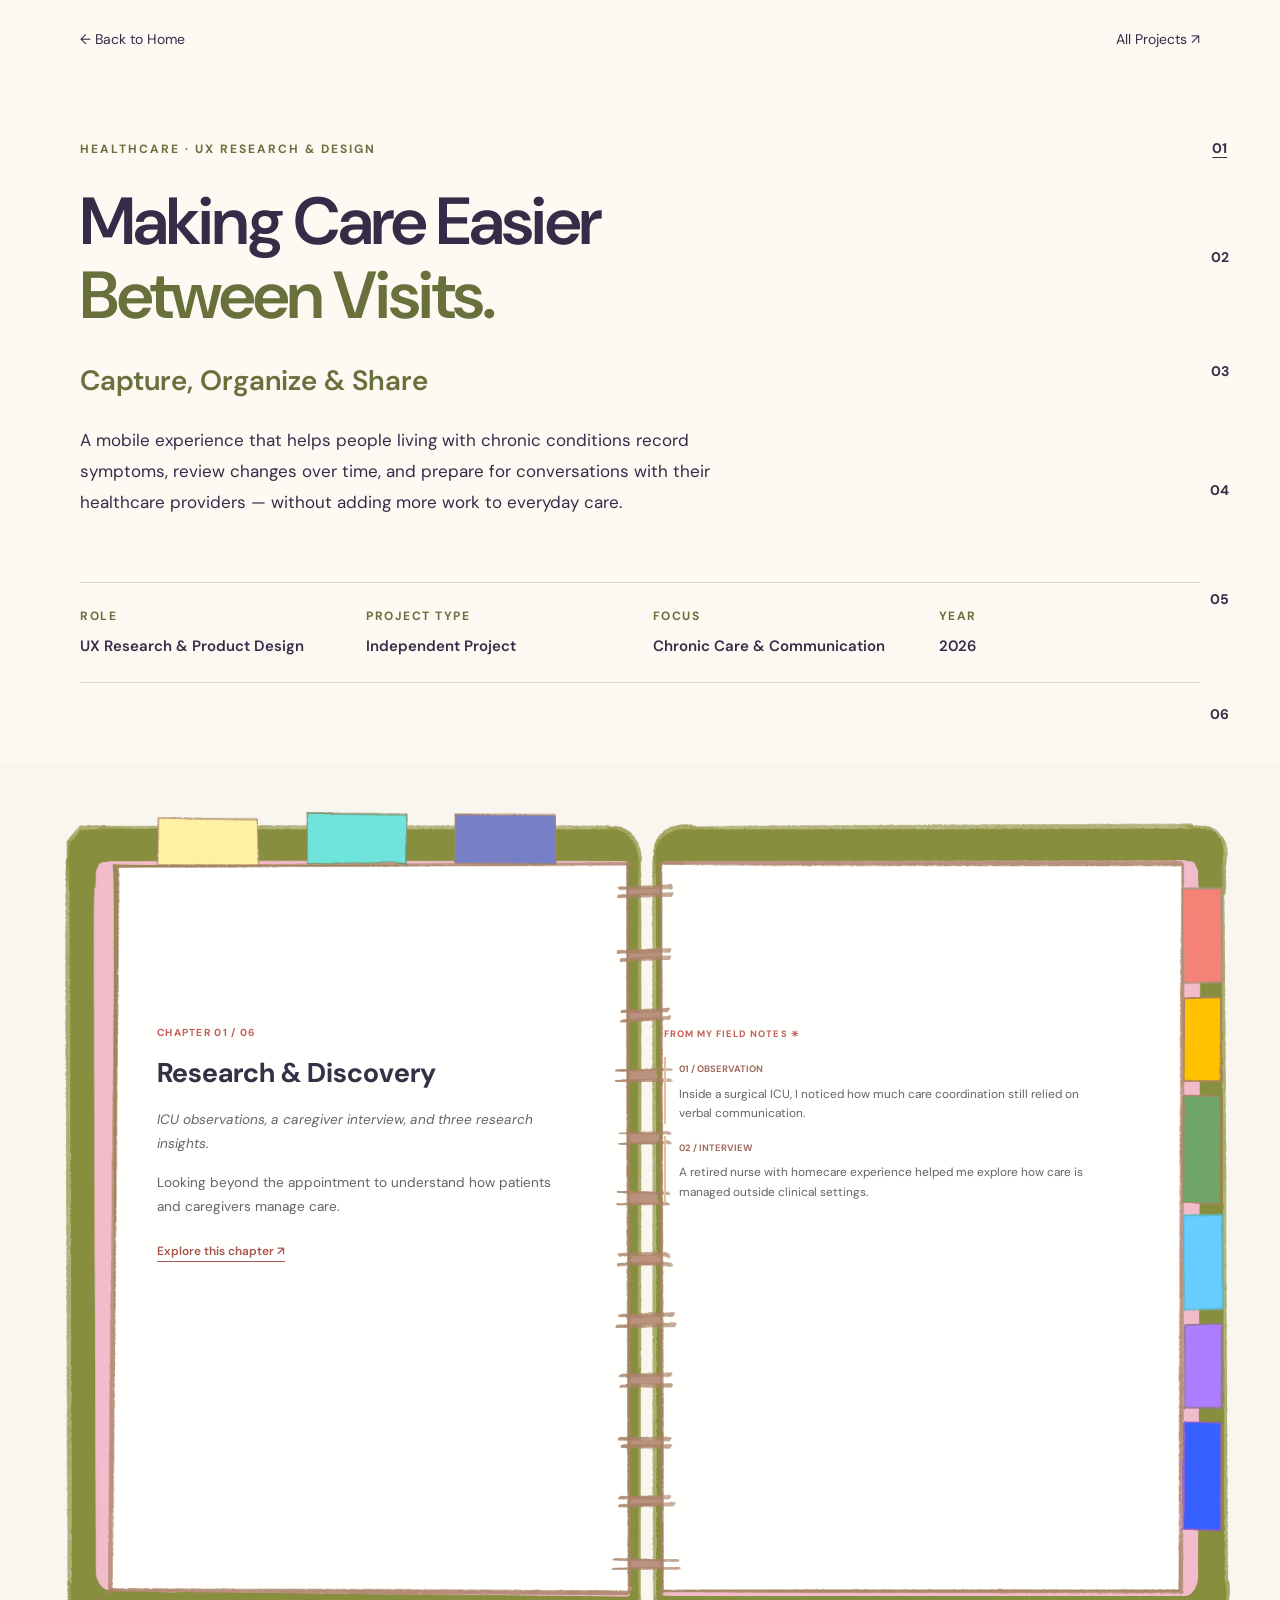
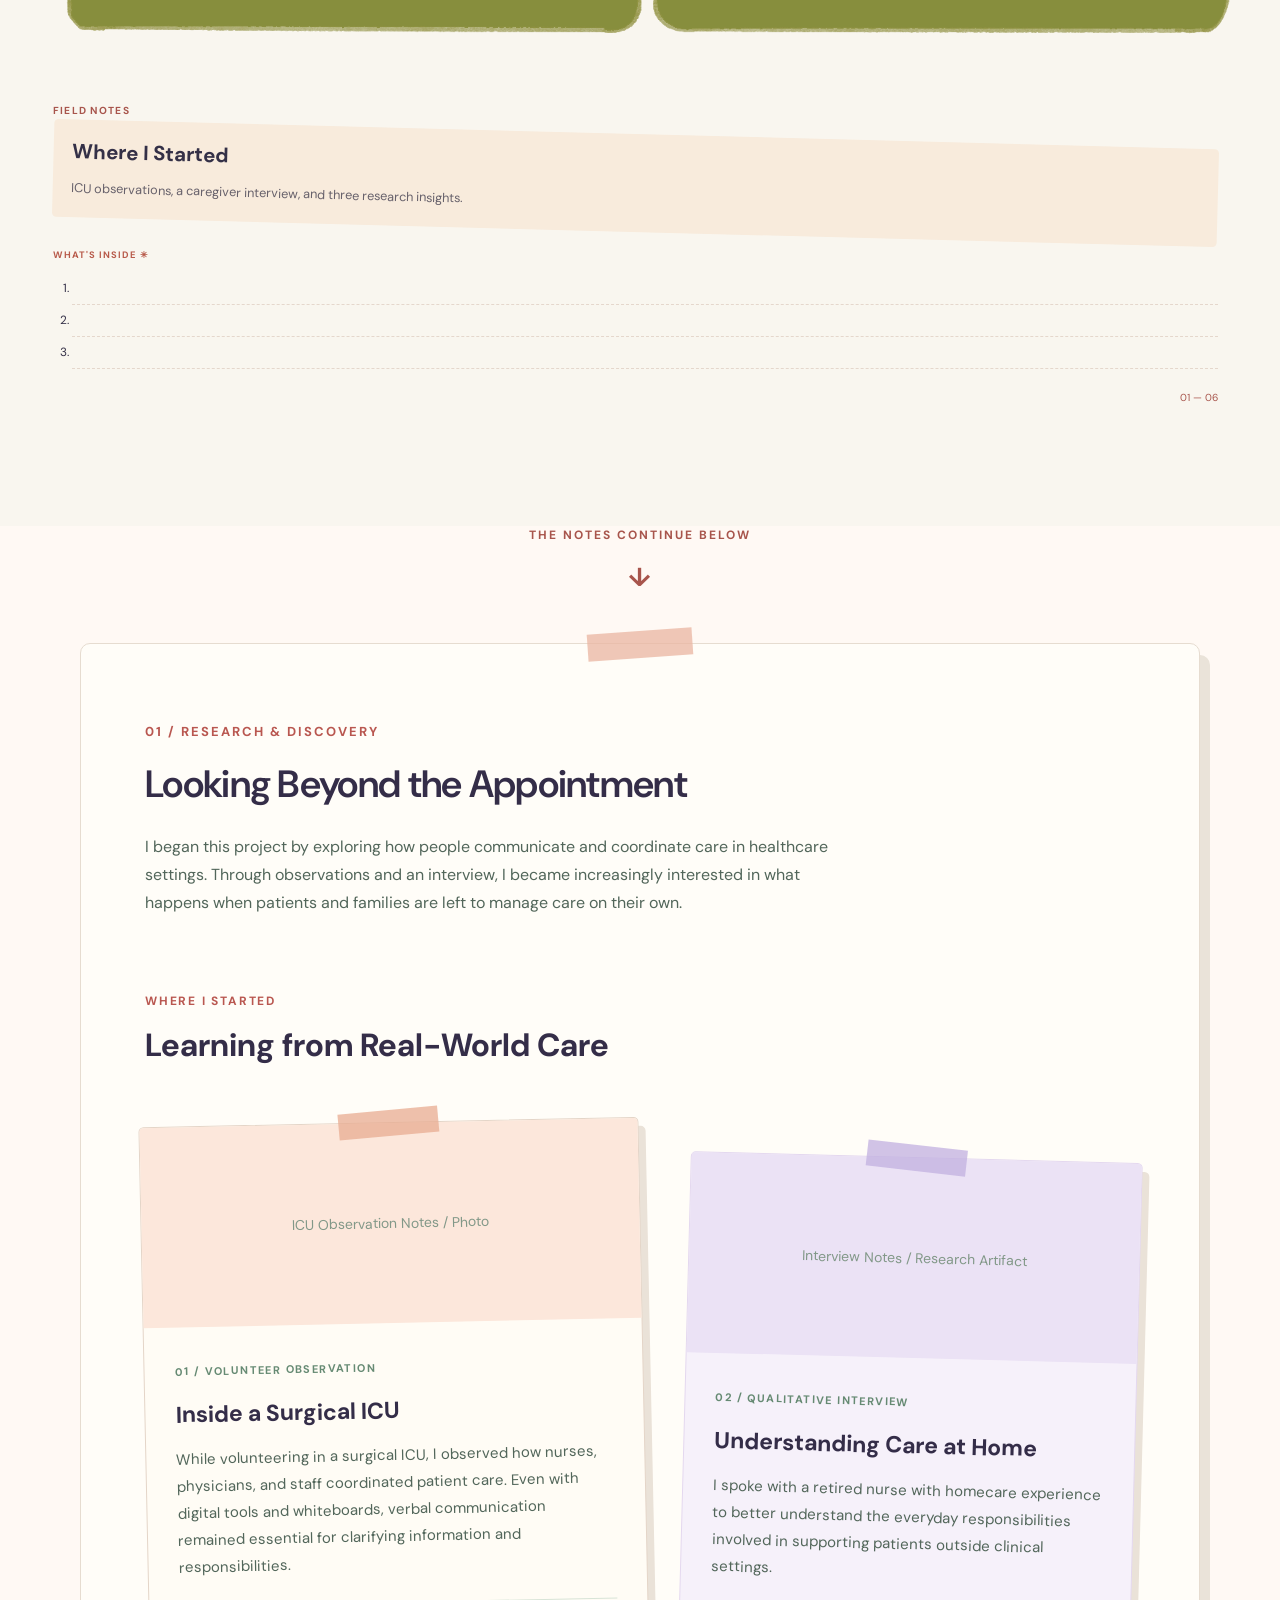
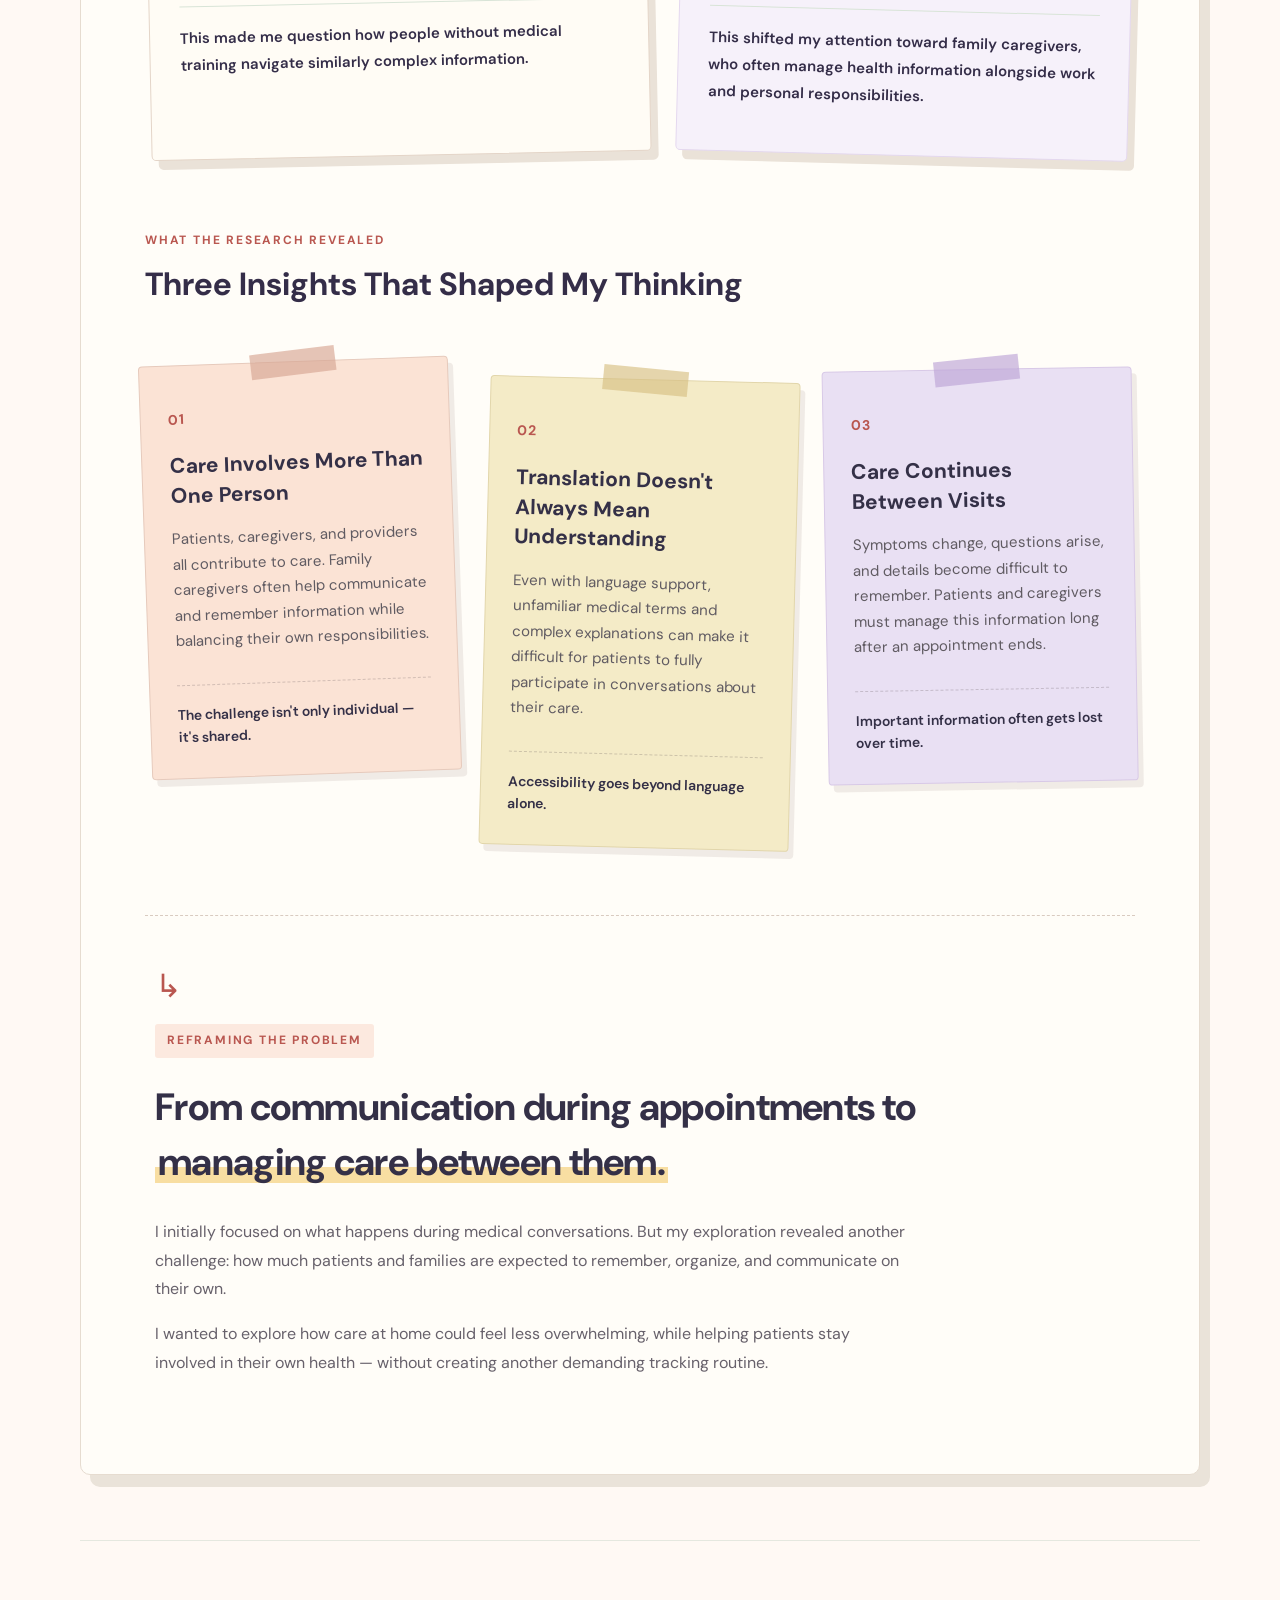
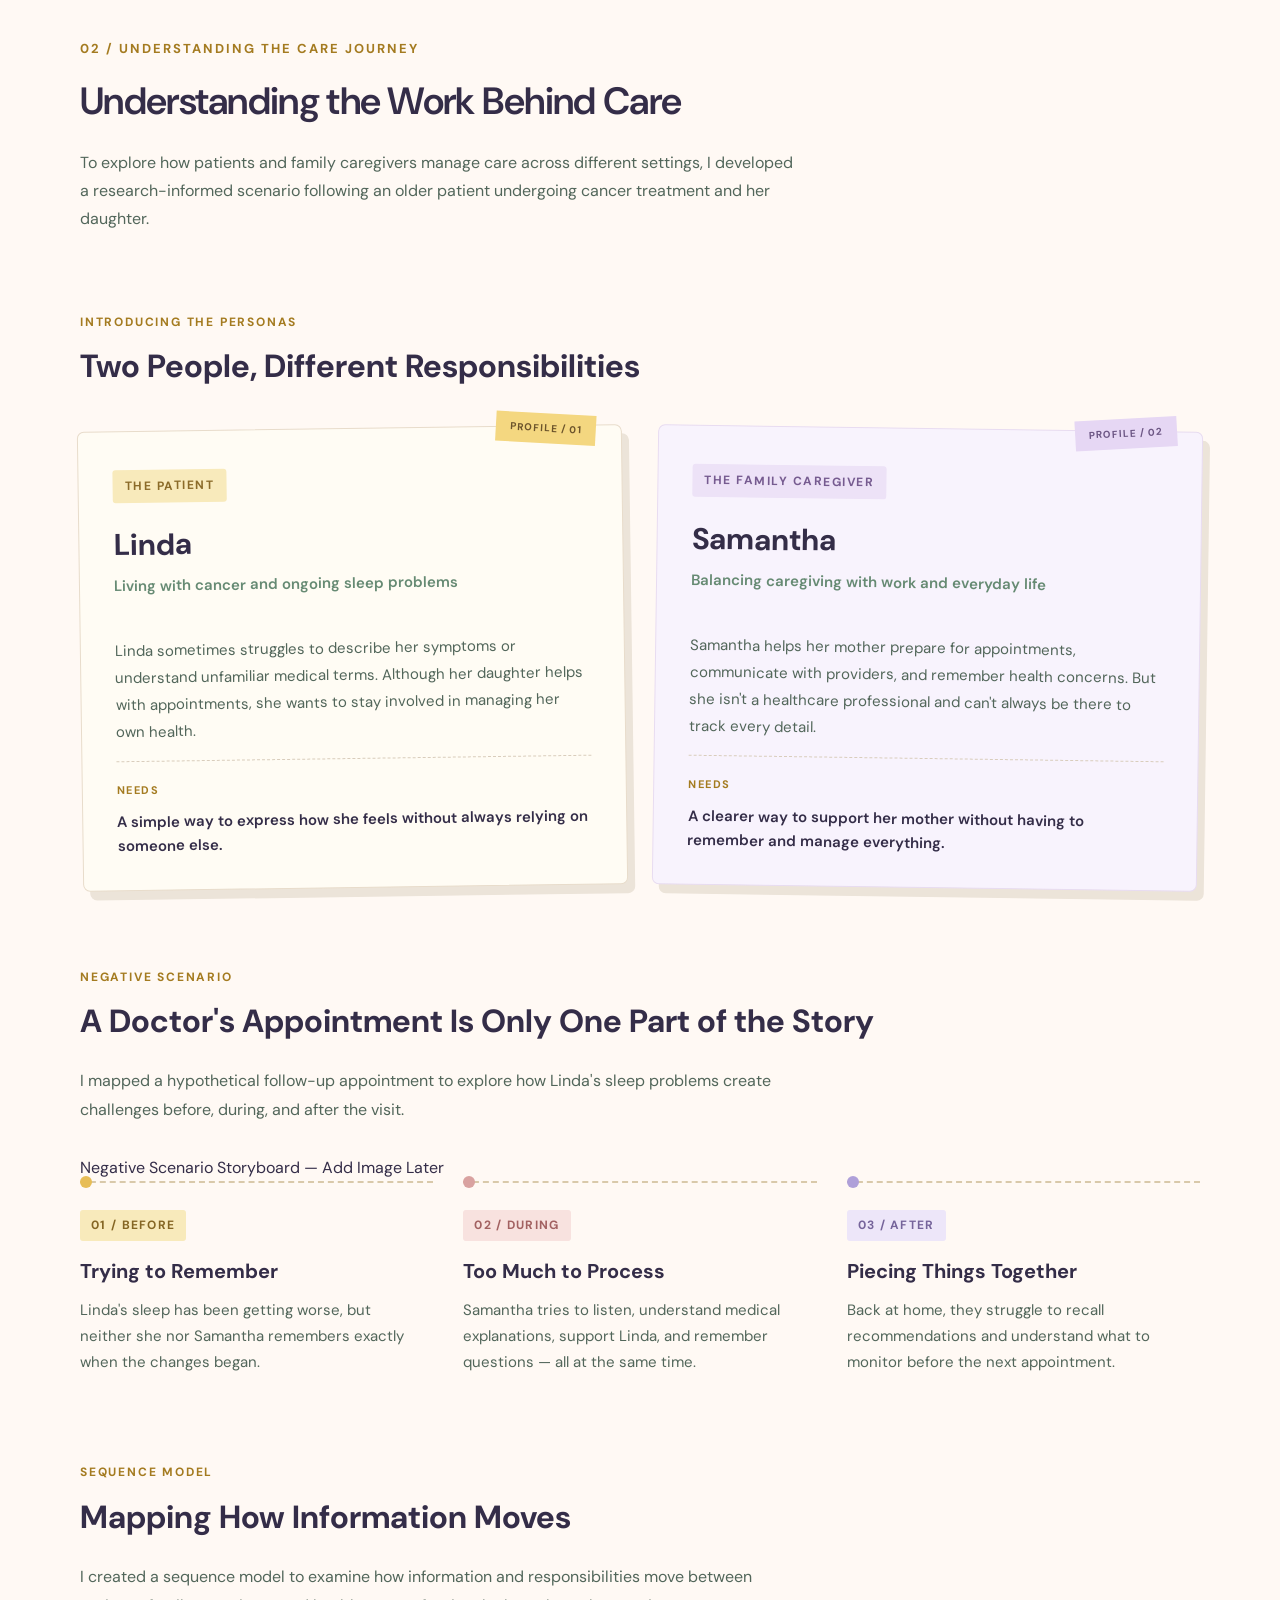
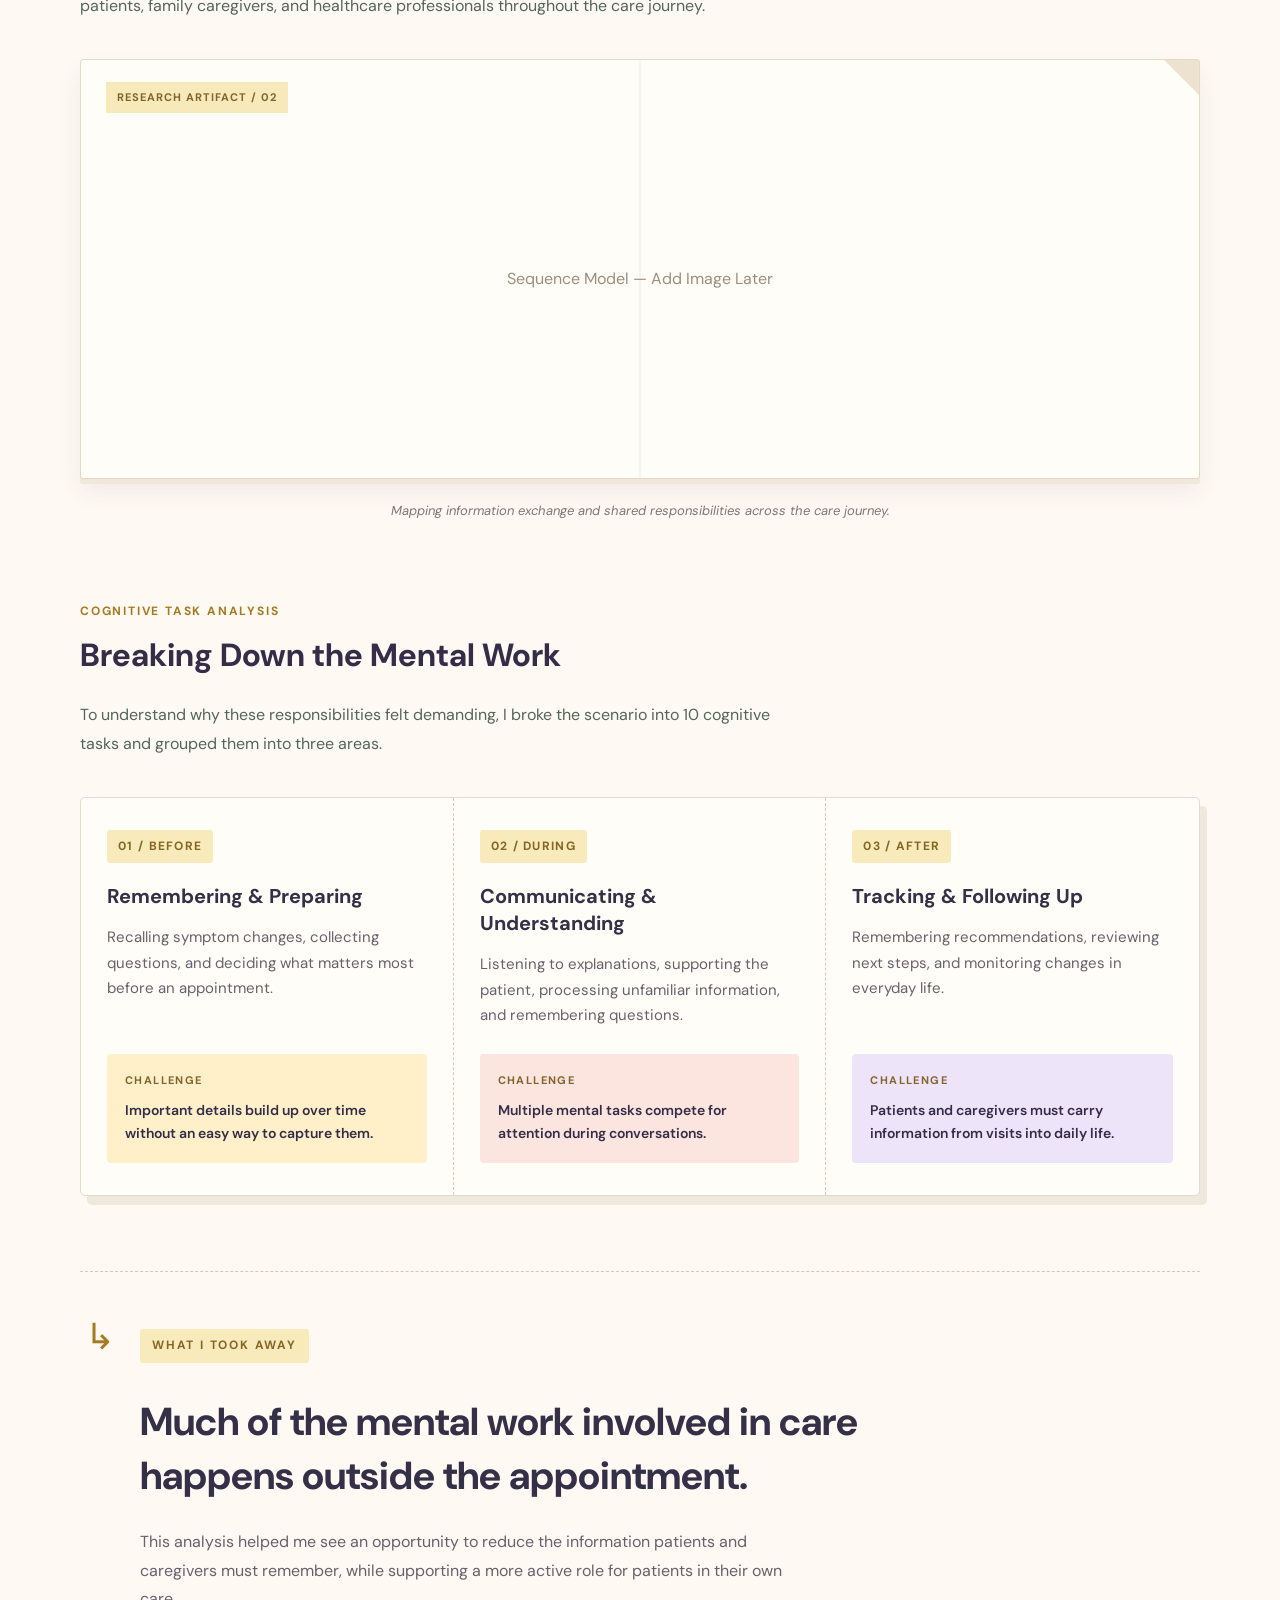
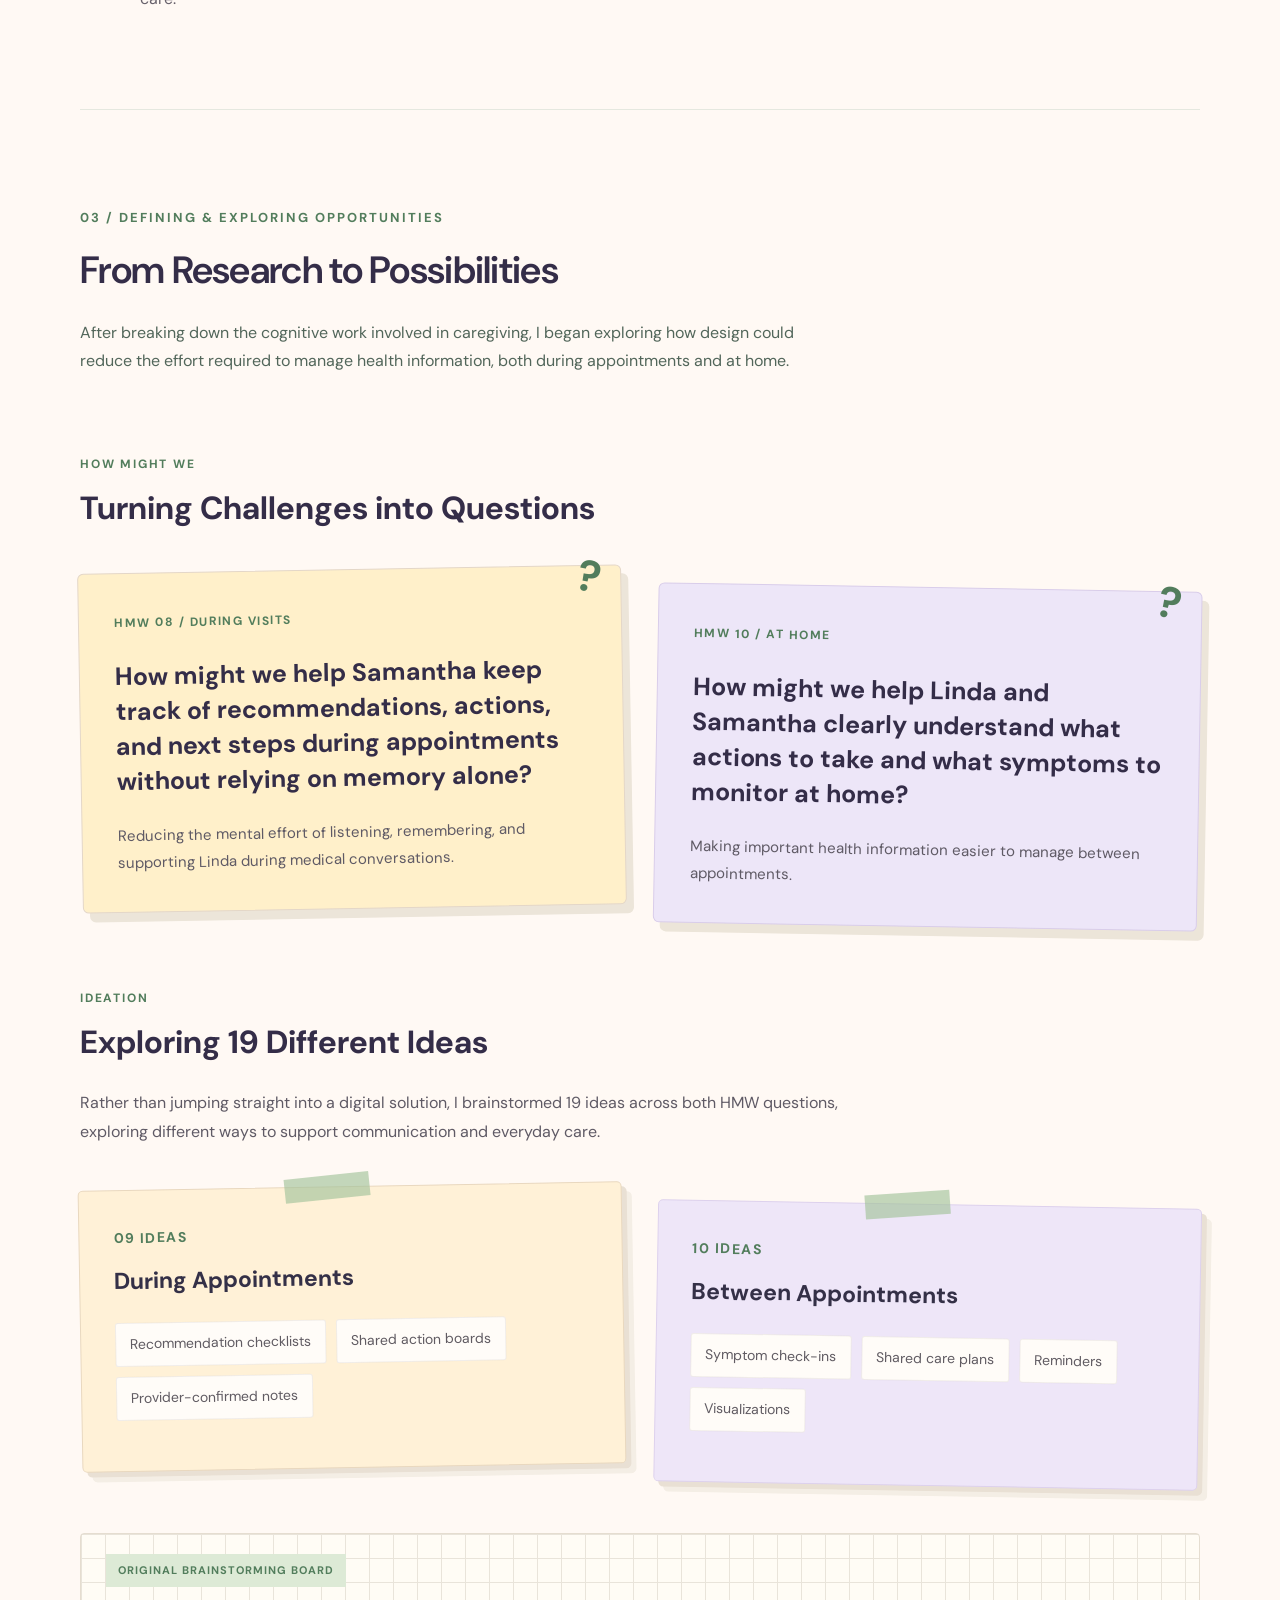
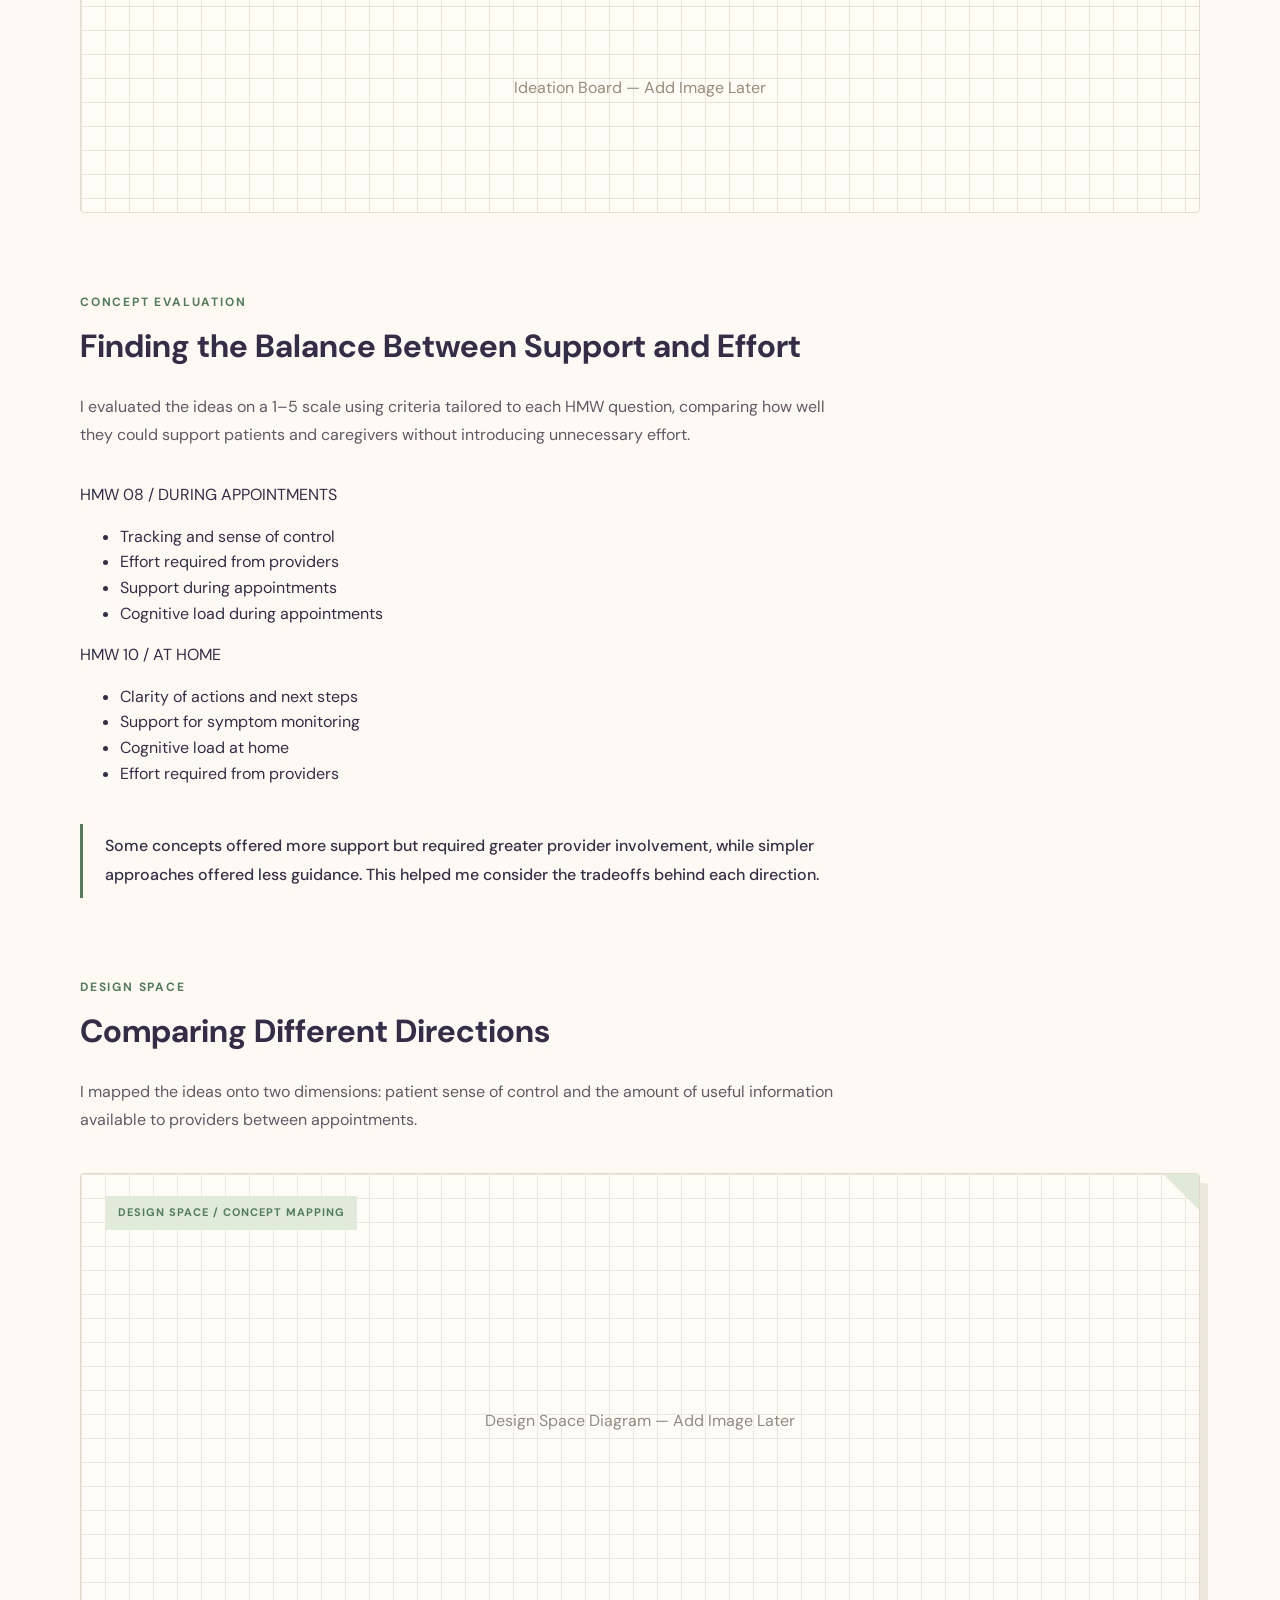
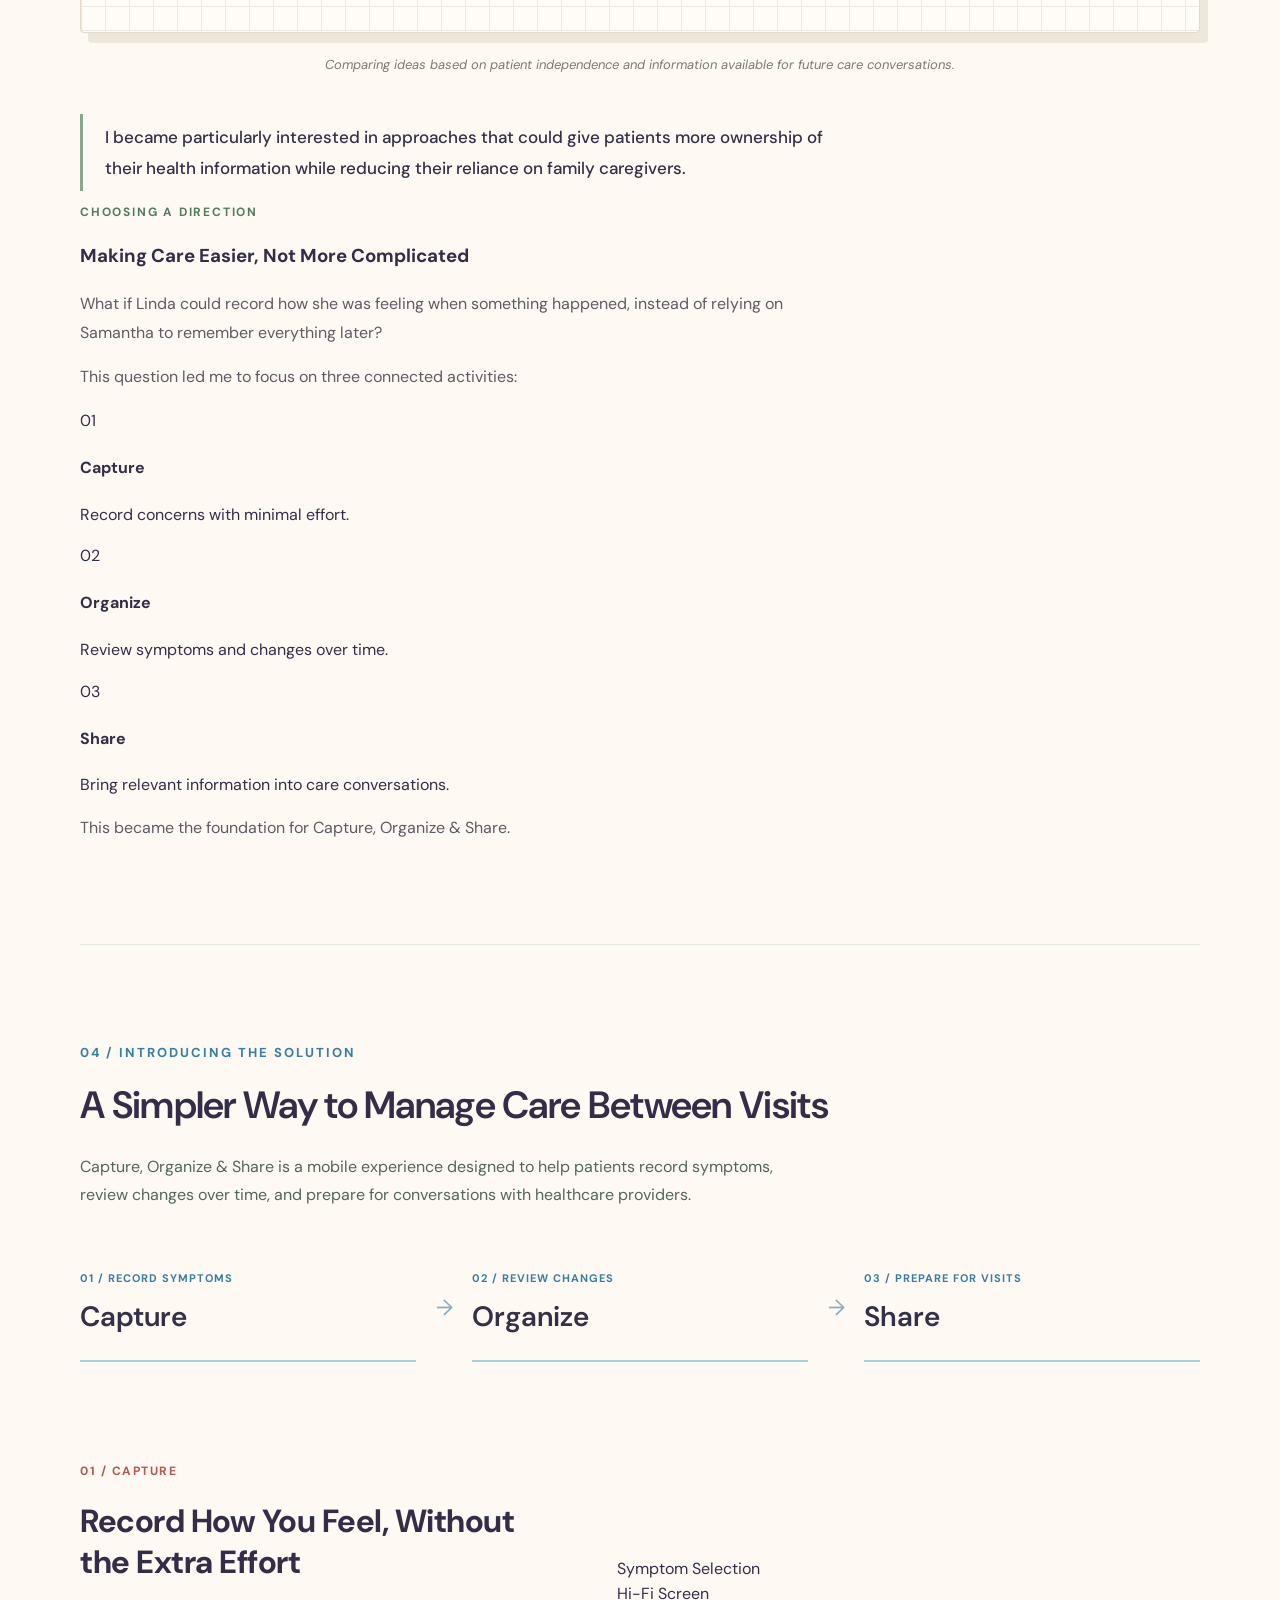
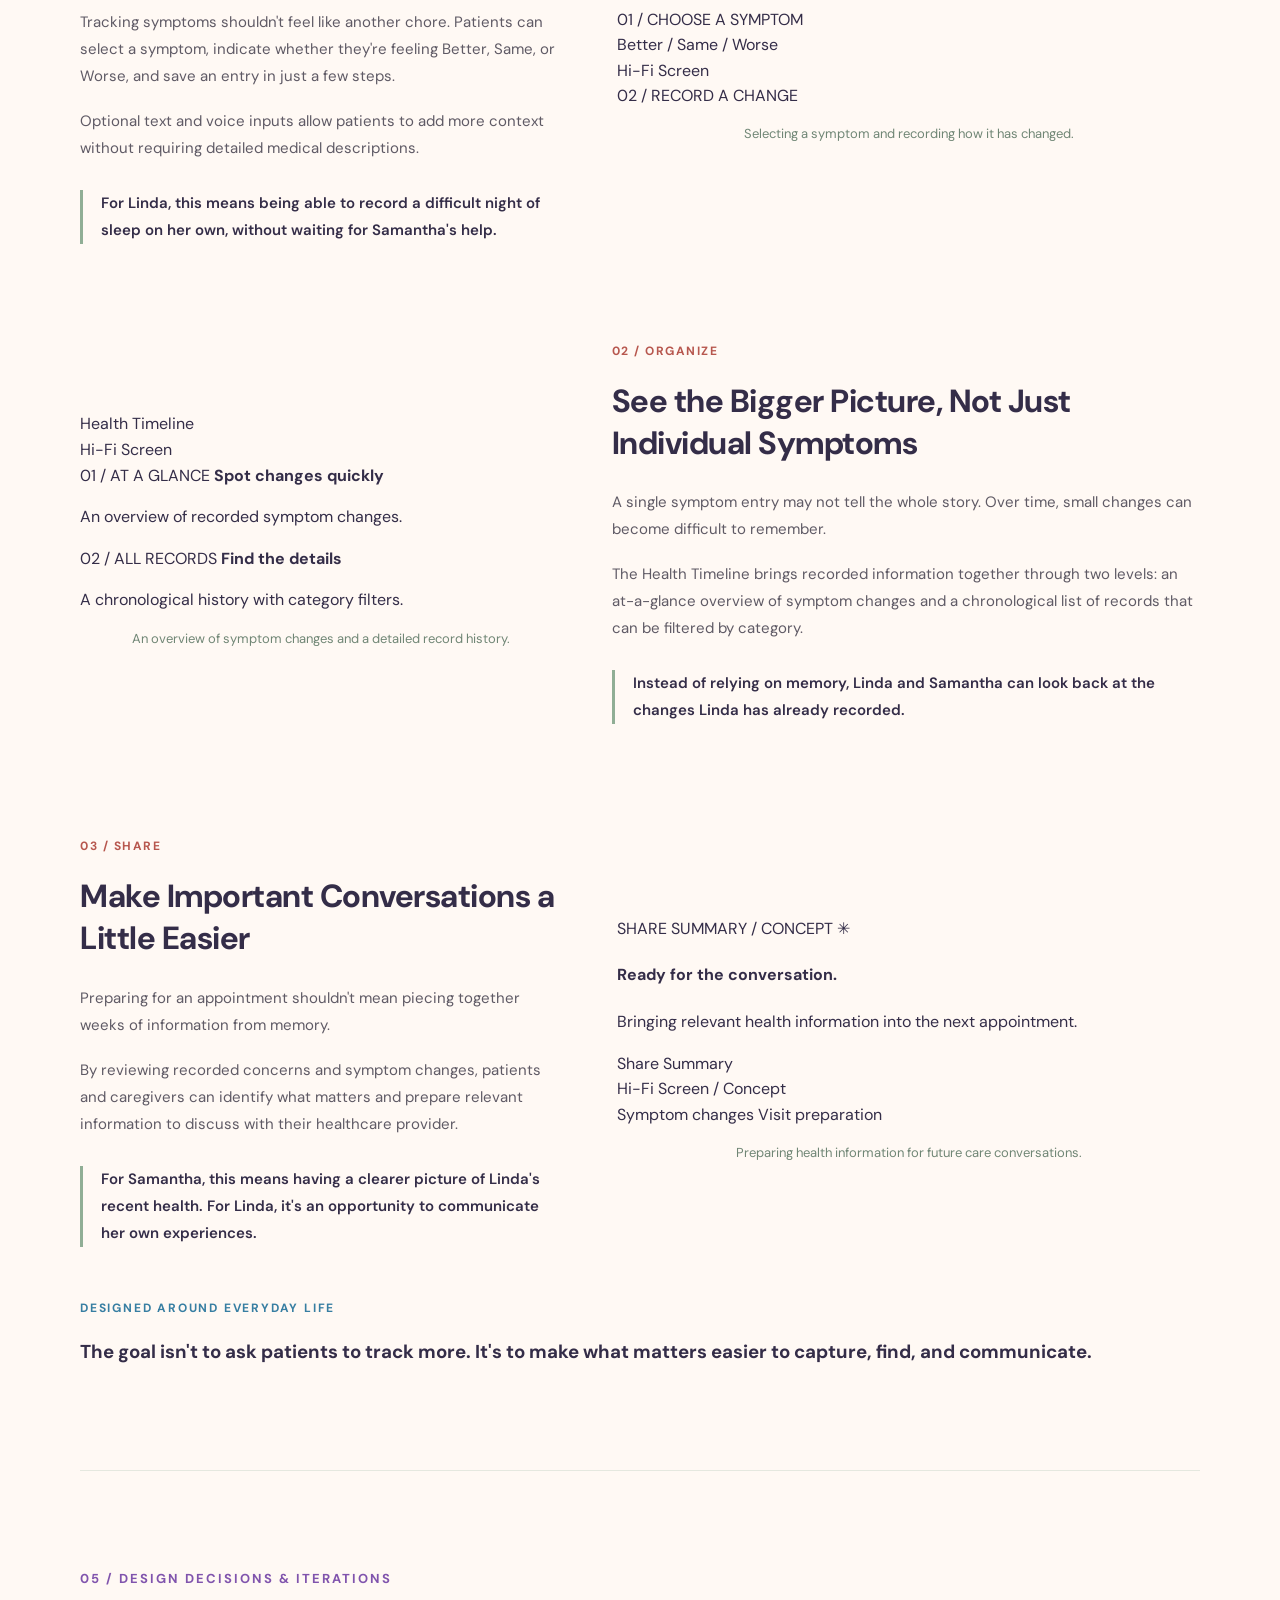
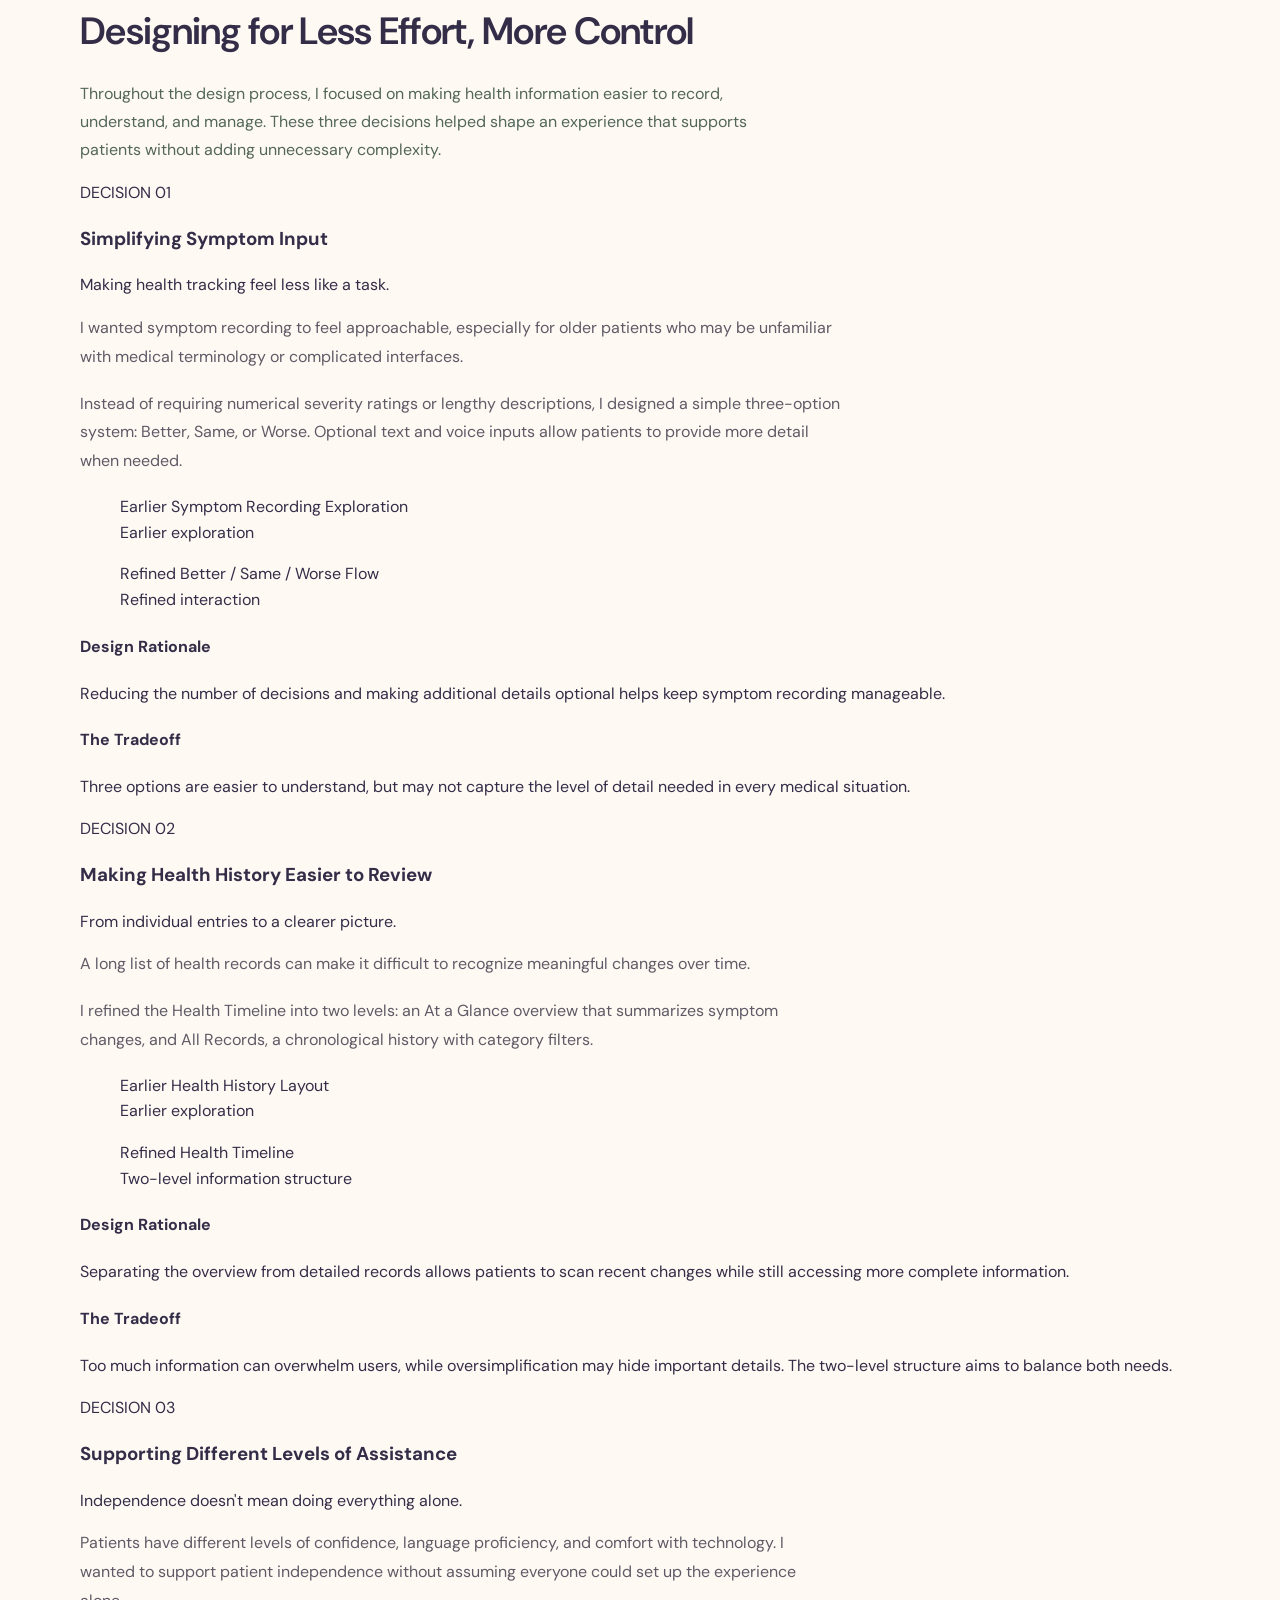
<file: healthcare-backup.html>
<!DOCTYPE html>
<html lang="en">

<head>
  <meta charset="UTF-8">
  <meta name="viewport" content="width=device-width, initial-scale=1.0">

  <title>Healthcare Case Study | Sylvia Tsai</title>

  <link rel="stylesheet" href="case-study.css">
  <link rel="stylesheet" href="healthcare.css">
</head>

<body class="hc-page">

  <main>

    <!-- 01. HERO SECTION -->
    <header class="case-hero" id="hc-top">

      <nav class="case-nav">
        <a href="index.html">← Back to Home</a>
        <a href="index.html#works">All Projects ↗</a>
      </nav>

      <div class="case-hero-content">

        <p class="case-label">HEALTHCARE · UX RESEARCH & DESIGN</p>

        <h1 class="hc-hero-title">
            Making Care Easier<br>
            <span>Between Visits.</span>
        </h1>

        <p class="case-tagline hc-project-name">
          Capture, Organize & Share
        </p>

        <p class="case-description">
          A mobile experience that helps people living with
          chronic conditions record symptoms, review changes
          over time, and prepare for conversations with their
          healthcare providers — without adding more work
          to everyday care.
        </p>

        <div class="case-details">

          <div>
            <h3>Role</h3>
            <p>UX Research & Product Design</p>
          </div>

          <div>
            <h3>Project Type</h3>
            <p>Independent Project</p>
          </div>

          <div>
            <h3>Focus</h3>
            <p>Chronic Care & Communication</p>
          </div>

          <div>
            <h3>Year</h3>
            <p>2026</p>
          </div>

        </div>

      </div>
    </header>



<!-- INTERACTIVE RESEARCH NOTEBOOK -->
<section class="hc-notebook-section"
         id="hc-notebook"
         aria-label="Healthcare research notebook">

  <div class="hc-notebook">

    <!-- YOUR HAND-DRAWN NOTEBOOK -->
    <img
      src="images/healthcare/healthcare-notebook.png"
      alt="Hand-drawn open spiral notebook"
      class="hc-notebook-image"
    >

    <!-- NOTEBOOK PAGE CONTENT -->
    <div class="hc-notebook-content"
         data-current-chapter="0"
         aria-live="polite">
      <!-- LEFT PAGE -->
      <div class="hc-notebook-left">
        <p class="hc-notebook-kicker" id="hc-chapter-number">
        CHAPTER 01 / 06
        </p>

        <h2 id="hc-chapter-title">
        Research & Discovery
        </h2>

        <p class="hc-notebook-subtitle" id="hc-chapter-subtitle">
        ICU observations, a caregiver interview, and three research insights.
        </p>

        <p id="hc-chapter-description">
        Looking beyond the appointment to understand
        how patients and caregivers manage care.
        </p>
        <a href="#hc-research"
        id="hc-chapter-link"
        class="hc-notebook-read">
        Explore this chapter ↗
        </a>
        
        <!-- CHAPTER 02–06 LEFT PREVIEW -->
        <div class="hc-other-preview">
        <p class="hc-preview-label">CHAPTER HIGHLIGHTS ✳</p>
        <div id="hc-extra-highlights"></div>
        </div>


        <div class="hc-preview-entry">
            <span id="hc-extra-label-1"></span>
            <p id="hc-extra-text-1"></p>
        </div>

        <div class="hc-preview-entry">
            <span id="hc-extra-label-2"></span>
            <p id="hc-extra-text-2"></p>
        </div>
        </div>

        <!-- RESEARCH PREVIEW: LEFT PAGE -->
        <div class="hc-research-preview">

        <p class="hc-preview-label">FROM MY FIELD NOTES ✳</p>

        <div class="hc-preview-entry">
            <span>01 / OBSERVATION</span>
            <p>
            Inside a surgical ICU, I noticed how much
            care coordination still relied on
            verbal communication.
            </p>
        </div>

        <div class="hc-preview-entry">
            <span>02 / INTERVIEW</span>
            <p>
            A retired nurse with homecare experience
            helped me explore how care is managed
            outside clinical settings.
            </p>
        </div>

        </div>

       
        


      </div>

      <!-- RIGHT PAGE -->
      <div class="hc-notebook-right">

        <p class="hc-notebook-kicker">FIELD NOTES</p>

        <div class="hc-notebook-note">

          <h3 id="hc-note-title">
            Where I Started
          </h3>

          <p id="hc-note-description">
            ICU observations, a caregiver interview,
            and three research insights.
          </p>

        </div>


        <!-- CHAPTER 02–06 RIGHT PREVIEW -->
        <div class="hc-other-preview">
        <p class="hc-preview-label">WHAT'S INSIDE ✳</p>

        <ol class="hc-preview-insights" id="hc-extra-insights">
            <li></li>
            <li></li>
            <li></li>
        </ol>
        </div>

        <!-- RESEARCH PREVIEW: RIGHT PAGE -->
        <div class="hc-research-preview">

        <p class="hc-preview-label">
            THREE THINGS I DISCOVERED
        </p>

        <ol class="hc-preview-insights">
            <li>Care involves more than one person.</li>
            <li>Translation doesn't always mean understanding.</li>
            <li>Care continues between visits.</li>
        </ol>

        <p class="hc-preview-scribble">
            Beyond the appointment ↗
        </p>

        </div>


        <span class="hc-notebook-page-number"
              id="hc-page-number">
          01 — 06
        </span>

      </div>

    </div>

    <!-- SIX CLICKABLE TABS -->
    <div class="hc-notebook-tabs" aria-label="Notebook chapters">

      <button class="hc-chapter-tab is-active"
              type="button"
              data-chapter="0"
              aria-pressed="true"
              aria-label="Research & Discovery">
        01
        <span class="hc-tab-tooltip">Research & Discovery</span>
      </button>

      <button class="hc-chapter-tab"
              type="button"
              data-chapter="1"
              aria-pressed="false"
              aria-label="Care Journey">
        02
        <span class="hc-tab-tooltip">Care Journey</span>
      </button>

      <button class="hc-chapter-tab"
              type="button"
              data-chapter="2"
              aria-pressed="false"
              aria-label="Exploration">
        03
        <span class="hc-tab-tooltip">Exploration</span>
      </button>

      <button class="hc-chapter-tab"
              type="button"
              data-chapter="3"
              aria-pressed="false"
              aria-label="Final Solution">
        04
        <span class="hc-tab-tooltip">Final Solution</span>
      </button>

      <button class="hc-chapter-tab"
              type="button"
              data-chapter="4"
              aria-pressed="false"
              aria-label="Design Decisions">
        05
        <span class="hc-tab-tooltip">Design Decisions</span>
      </button>

      <button class="hc-chapter-tab"
              type="button"
              data-chapter="5"
              aria-pressed="false"
              aria-label="Reflection">
        06
        <span class="hc-tab-tooltip">Reflection</span>
      </button>

    </div>

  </div>

</section>


    <!-- 02. RESEARCH & DISCOVERY -->

    <!-- NOTEBOOK TO RESEARCH TRANSITION -->
    <div class="hc-paper-transition" aria-hidden="true">
    <span>THE NOTES CONTINUE BELOW</span>
    <span class="hc-transition-arrow">↓</span>
    </div>

    <section class="case-section hc-research" id="hc-research">

    <p class="section-number">01 / RESEARCH & DISCOVERY</p>

    <h2>Looking Beyond the Appointment</h2>

    <p>
        I began this project by exploring how people communicate
        and coordinate care in healthcare settings. Through
        observations and an interview, I became increasingly
        interested in what happens when patients and families
        are left to manage care on their own.
    </p>

    <!-- WHERE I STARTED -->
    <div class="hc-research-block">

        <p class="hc-small-label">WHERE I STARTED</p>
        <h3>Learning from Real-World Care</h3>

        <div class="hc-method-grid">

        <!-- ICU OBSERVATION -->
        <article class="hc-method-card">

            <div class="hc-method-visual">
            <span>ICU Observation Notes / Photo</span>
            </div>

            <div class="hc-method-content">
            <span class="hc-method-type">01 / VOLUNTEER OBSERVATION</span>

            <h4>Inside a Surgical ICU</h4>

            <p>
                While volunteering in a surgical ICU, I observed
                how nurses, physicians, and staff coordinated
                patient care. Even with digital tools and
                whiteboards, verbal communication remained
                essential for clarifying information and
                responsibilities.
            </p>

            <p class="hc-method-takeaway">
                This made me question how people without medical
                training navigate similarly complex information.
            </p>
            </div>

        </article>

        <!-- INTERVIEW -->
        <article class="hc-method-card">

            <div class="hc-method-visual">
            <span>Interview Notes / Research Artifact</span>
            </div>

            <div class="hc-method-content">
            <span class="hc-method-type">02 / QUALITATIVE INTERVIEW</span>

            <h4>Understanding Care at Home</h4>

            <p>
                I spoke with a retired nurse with homecare
                experience to better understand the everyday
                responsibilities involved in supporting patients
                outside clinical settings.
            </p>

            <p class="hc-method-takeaway">
                This shifted my attention toward family caregivers,
                who often manage health information alongside
                work and personal responsibilities.
            </p>
            </div>

        </article>

        </div>
    </div>

    <!-- RESEARCH INSIGHTS -->
    <div class="hc-research-block">

        <p class="hc-small-label">WHAT THE RESEARCH REVEALED</p>
        <h3>Three Insights That Shaped My Thinking</h3>

        <div class="hc-insights-grid">

        <article class="hc-insight-card">
            <span class="hc-insight-number">01</span>

            <h4>Care Involves More Than One Person</h4>

            <p>
            Patients, caregivers, and providers all contribute
            to care. Family caregivers often help communicate
            and remember information while balancing their
            own responsibilities.
            </p>

            <div class="hc-insight-bottom">
            The challenge isn't only individual — it's shared.
            </div>
        </article>

        <article class="hc-insight-card">
            <span class="hc-insight-number">02</span>

            <h4>Translation Doesn't Always Mean Understanding</h4>

            <p>
            Even with language support, unfamiliar medical
            terms and complex explanations can make it
            difficult for patients to fully participate
            in conversations about their care.
            </p>

            <div class="hc-insight-bottom">
            Accessibility goes beyond language alone.
            </div>
        </article>

        <article class="hc-insight-card">
            <span class="hc-insight-number">03</span>

            <h4>Care Continues Between Visits</h4>

            <p>
            Symptoms change, questions arise, and details
            become difficult to remember. Patients and
            caregivers must manage this information long
            after an appointment ends.
            </p>

            <div class="hc-insight-bottom">
            Important information often gets lost over time.
            </div>
        </article>

        </div>
    </div>

    <!-- REFRAMING THE PROBLEM -->
    <div class="hc-reframe">

        <span class="hc-reframe-label">REFRAMING THE PROBLEM</span>

        <h3>
        From communication during appointments
        to <span class="hc-marker">managing care between them.</span>
        </h3>

        <p>
        I initially focused on what happens during medical
        conversations. But my exploration revealed another
        challenge: how much patients and families are expected
        to remember, organize, and communicate on their own.
        </p>

        <p>
        I wanted to explore how care at home could feel less
        overwhelming, while helping patients stay involved
        in their own health — without creating another
        demanding tracking routine.
        </p>

    </div>

    </section>



    <!-- 03. UNDERSTANDING THE CARE JOURNEY -->
    <section class="case-section hc-journey" id="hc-journey">

    <p class="section-number">02 / UNDERSTANDING THE CARE JOURNEY</p>

    <h2>Understanding the Work Behind Care</h2>

    <p>
        To explore how patients and family caregivers manage
        care across different settings, I developed a
        research-informed scenario following an older patient
        undergoing cancer treatment and her daughter.
    </p>

    <!-- PERSONAS -->
    <div class="hc-journey-block">

        <p class="hc-small-label">INTRODUCING THE PERSONAS</p>
        <h3>Two People, Different Responsibilities</h3>

        <div class="hc-persona-grid">

        <article class="hc-persona-card">

            <span class="hc-persona-role">THE PATIENT</span>

            <h4>Linda</h4>

            <p class="hc-persona-subtitle">
            Living with cancer and ongoing sleep problems
            </p>

            <p>
            Linda sometimes struggles to describe her
            symptoms or understand unfamiliar medical terms.
            Although her daughter helps with appointments,
            she wants to stay involved in managing her
            own health.
            </p>

            <div class="hc-persona-need">
            <strong>NEEDS</strong>
            <span>
                A simple way to express how she feels
                without always relying on someone else.
            </span>
            </div>

        </article>

        <article class="hc-persona-card">

            <span class="hc-persona-role">THE FAMILY CAREGIVER</span>

            <h4>Samantha</h4>

            <p class="hc-persona-subtitle">
            Balancing caregiving with work and everyday life
            </p>

            <p>
            Samantha helps her mother prepare for appointments,
            communicate with providers, and remember health
            concerns. But she isn't a healthcare professional
            and can't always be there to track every detail.
            </p>

            <div class="hc-persona-need">
            <strong>NEEDS</strong>
            <span>
                A clearer way to support her mother without
                having to remember and manage everything.
            </span>
            </div>

        </article>

        </div>

    </div>

    <!-- NEGATIVE SCENARIO -->
    <div class="hc-journey-block">

        <p class="hc-small-label">NEGATIVE SCENARIO</p>

        <h3>A Doctor's Appointment Is Only
        One Part of the Story</h3>

        <p class="hc-block-intro">
        I mapped a hypothetical follow-up appointment
        to explore how Linda's sleep problems create
        challenges before, during, and after the visit.
        </p>

        <div class="hc-scenario-visual">
        <span>Negative Scenario Storyboard — Add Image Later</span>
        </div>

        <div class="hc-scenario-grid">

        <article class="hc-scenario-step">
            <span class="hc-step-number">01 / BEFORE</span>
            <h4>Trying to Remember</h4>
            <p>
            Linda's sleep has been getting worse,
            but neither she nor Samantha remembers
            exactly when the changes began.
            </p>
        </article>

        <article class="hc-scenario-step">
            <span class="hc-step-number">02 / DURING</span>
            <h4>Too Much to Process</h4>
            <p>
            Samantha tries to listen, understand medical
            explanations, support Linda, and remember
            questions — all at the same time.
            </p>
        </article>

        <article class="hc-scenario-step">
            <span class="hc-step-number">03 / AFTER</span>
            <h4>Piecing Things Together</h4>
            <p>
            Back at home, they struggle to recall
            recommendations and understand what
            to monitor before the next appointment.
            </p>
        </article>

        </div>

    </div>

    <!-- SEQUENCE MODEL -->
    <div class="hc-journey-block">

        <p class="hc-small-label">SEQUENCE MODEL</p>

        <h3>Mapping How Information Moves</h3>

        <p class="hc-block-intro">
        I created a sequence model to examine how
        information and responsibilities move between
        patients, family caregivers, and healthcare
        professionals throughout the care journey.
        </p>

        <figure class="hc-research-figure">

        <div class="hc-model-visual">
            <span>Sequence Model — Add Image Later</span>
        </div>

        <figcaption>
            Mapping information exchange and shared
            responsibilities across the care journey.
        </figcaption>

        </figure>

    </div>

    <!-- COGNITIVE TASK ANALYSIS -->
    <div class="hc-journey-block">

        <p class="hc-small-label">COGNITIVE TASK ANALYSIS</p>

        <h3>Breaking Down the Mental Work</h3>

        <p class="hc-block-intro">
        To understand why these responsibilities felt
        demanding, I broke the scenario into 10 cognitive
        tasks and grouped them into three areas.
        </p>

        <div class="hc-task-grid">

        <article class="hc-task-card">

            <span class="hc-task-number">01 / BEFORE</span>

            <h4>Remembering & Preparing</h4>

            <p>
            Recalling symptom changes, collecting
            questions, and deciding what matters
            most before an appointment.
            </p>

            <div class="hc-task-challenge">
            <strong>CHALLENGE</strong>
            <span>
                Important details build up over time
                without an easy way to capture them.
            </span>
            </div>

        </article>

        <article class="hc-task-card">

            <span class="hc-task-number">02 / DURING</span>

            <h4>Communicating & Understanding</h4>

            <p>
            Listening to explanations, supporting
            the patient, processing unfamiliar
            information, and remembering questions.
            </p>

            <div class="hc-task-challenge">
            <strong>CHALLENGE</strong>
            <span>
                Multiple mental tasks compete
                for attention during conversations.
            </span>
            </div>

        </article>

        <article class="hc-task-card">

            <span class="hc-task-number">03 / AFTER</span>

            <h4>Tracking & Following Up</h4>

            <p>
            Remembering recommendations, reviewing
            next steps, and monitoring changes
            in everyday life.
            </p>

            <div class="hc-task-challenge">
            <strong>CHALLENGE</strong>
            <span>
                Patients and caregivers must carry
                information from visits into daily life.
            </span>
            </div>

        </article>

        </div>

    </div>

    <!-- RESEARCH TAKEAWAY -->
    <div class="hc-journey-takeaway">

        <p class="hc-small-label">WHAT I TOOK AWAY</p>

        <h3>
        Much of the mental work involved in care
        happens outside the appointment.
        </h3>

        <p>
        This analysis helped me see an opportunity
        to reduce the information patients and
        caregivers must remember, while supporting
        a more active role for patients in their own care.
        </p>

    </div>

    </section>




    <!-- 04. DEFINING & EXPLORING OPPORTUNITIES -->
    <section class="case-section hc-opportunities" id="hc-opportunities">

    <p class="section-number">
        03 / DEFINING & EXPLORING OPPORTUNITIES
    </p>

    <h2>From Research to Possibilities</h2>

    <p>
        After breaking down the cognitive work involved in
        caregiving, I began exploring how design could reduce
        the effort required to manage health information,
        both during appointments and at home.
    </p>

    <!-- HOW MIGHT WE -->
    <div class="hc-opportunity-block">

        <p class="hc-small-label">HOW MIGHT WE</p>
        <h3>Turning Challenges into Questions</h3>

        <div class="hc-hmw-grid">

        <article class="hc-hmw-card">
            <span class="hc-hmw-number">HMW 08 / DURING VISITS</span>

            <h4>
            How might we help Samantha keep track of
            recommendations, actions, and next steps
            during appointments without relying on
            memory alone?
            </h4>

            <p>
            Reducing the mental effort of listening,
            remembering, and supporting Linda
            during medical conversations.
            </p>
        </article>

        <article class="hc-hmw-card">
            <span class="hc-hmw-number">HMW 10 / AT HOME</span>

            <h4>
            How might we help Linda and Samantha
            clearly understand what actions to take
            and what symptoms to monitor at home?
            </h4>

            <p>
            Making important health information
            easier to manage between appointments.
            </p>
        </article>

        </div>
    </div>

    <!-- IDEATION -->
    <div class="hc-opportunity-block">

        <p class="hc-small-label">IDEATION</p>
        <h3>Exploring 19 Different Ideas</h3>

        <p class="hc-opportunity-intro">
        Rather than jumping straight into a digital solution,
        I brainstormed 19 ideas across both HMW questions,
        exploring different ways to support communication
        and everyday care.
        </p>

        <div class="hc-idea-grid">

        <article class="hc-idea-card">
            <span class="hc-idea-count">09 IDEAS</span>

            <h4>During Appointments</h4>

            <p>
            
                <div class="hc-idea-samples">
                <span>Recommendation checklists</span>
                <span>Shared action boards</span>
                <span>Provider-confirmed notes</span>
                </div>

            </p>
        </article>

        <article class="hc-idea-card">
            <span class="hc-idea-count">10 IDEAS</span>

            <h4>Between Appointments</h4>

            <p>
                <div class="hc-idea-samples">
                <span>Symptom check-ins</span>
                <span>Shared care plans</span>
                <span>Reminders</span>
                <span>Visualizations</span>
                </div>
            </p>
        </article>

        </div>

        <div class="hc-idea-visual">
        <span>Ideation Board — Add Image Later</span>
        </div>

    </div>

    <!-- CONCEPT EVALUATION -->
    <div class="hc-opportunity-block">

        <p class="hc-small-label">CONCEPT EVALUATION</p>
        <h3>Finding the Balance Between Support and Effort</h3>

        <p class="hc-opportunity-intro">
        I evaluated the ideas on a 1–5 scale using
        criteria tailored to each HMW question,
        comparing how well they could support
        patients and caregivers without introducing
        unnecessary effort.
        </p>

        <div class="hc-evaluation-grid">

        <div class="hc-evaluation-group">
            <span>HMW 08 / DURING APPOINTMENTS</span>
            <ul>
            <li>Tracking and sense of control</li>
            <li>Effort required from providers</li>
            <li>Support during appointments</li>
            <li>Cognitive load during appointments</li>
            </ul>
        </div>

        <div class="hc-evaluation-group">
            <span>HMW 10 / AT HOME</span>
            <ul>
            <li>Clarity of actions and next steps</li>
            <li>Support for symptom monitoring</li>
            <li>Cognitive load at home</li>
            <li>Effort required from providers</li>
            </ul>
        </div>

        </div>

        <p class="hc-evaluation-takeaway">
        Some concepts offered more support but required
        greater provider involvement, while simpler
        approaches offered less guidance. This helped
        me consider the tradeoffs behind each direction.
        </p>

    </div>

    <!-- DESIGN SPACE -->
    <div class="hc-opportunity-block">

        <p class="hc-small-label">DESIGN SPACE</p>
        <h3>Comparing Different Directions</h3>

        <p class="hc-opportunity-intro">
        I mapped the ideas onto two dimensions:
        patient sense of control and the amount of
        useful information available to providers
        between appointments.
        </p>

        <figure class="hc-design-space">

        <div class="hc-design-space-visual">
            <span>Design Space Diagram — Add Image Later</span>
        </div>

        <figcaption>
            Comparing ideas based on patient independence
            and information available for future care conversations.
        </figcaption>

        </figure>

        <p class="hc-opportunity-insight">
        I became particularly interested in approaches
        that could give patients more ownership of their
        health information while reducing their reliance
        on family caregivers.
        </p>

    </div>

    <!-- CHOOSING A DIRECTION -->
    <div class="hc-direction">

        <p class="hc-small-label">CHOOSING A DIRECTION</p>

        <h3>Making Care Easier, Not More Complicated</h3>

        <p>
        What if Linda could record how she was feeling
        when something happened, instead of relying on
        Samantha to remember everything later?
        </p>

        <p>
        This question led me to focus on three
        connected activities:
        </p>

        <div class="hc-direction-steps">

        <div>
            <span>01</span>
            <h4>Capture</h4>
            <p>Record concerns with minimal effort.</p>
        </div>

        <div>
            <span>02</span>
            <h4>Organize</h4>
            <p>Review symptoms and changes over time.</p>
        </div>

        <div>
            <span>03</span>
            <h4>Share</h4>
            <p>Bring relevant information into care conversations.</p>
        </div>

        </div>

        <p class="hc-direction-conclusion">
        This became the foundation for
        Capture, Organize & Share.
        </p>

    </div>

    </section>


    <!-- 05. INTRODUCING THE SOLUTION -->
    <section class="case-section hc-solution" id="hc-solution">

    <p class="section-number">04 / INTRODUCING THE SOLUTION</p>

    <h2>A Simpler Way to Manage Care Between Visits</h2>

    <p>
        Capture, Organize & Share is a mobile experience designed
        to help patients record symptoms, review changes over time,
        and prepare for conversations with healthcare providers.
    </p>

    <!-- THREE CORE ACTIVITIES -->
    
    <div class="hc-solution-flow">

    <span class="hc-flow-stage">
        <small>01 / RECORD SYMPTOMS</small>
        <strong>Capture</strong>
    </span>

    <span class="hc-flow-arrow" aria-hidden="true">→</span>

    <span class="hc-flow-stage">
        <small>02 / REVIEW CHANGES</small>
        <strong>Organize</strong>
    </span>

    <span class="hc-flow-arrow" aria-hidden="true">→</span>

    <span class="hc-flow-stage">
        <small>03 / PREPARE FOR VISITS</small>
        <strong>Share</strong>
    </span>

    </div>


    <!-- FEATURE 01: CAPTURE -->
    <article class="hc-feature hc-feature--capture">

        <div class="hc-feature-text">

        <span class="hc-feature-number">01 / CAPTURE</span>

        <h3>Record How You Feel, Without the Extra Effort</h3>

        <p>
            Tracking symptoms shouldn't feel like another chore.
            Patients can select a symptom, indicate whether
            they're feeling Better, Same, or Worse, and save
            an entry in just a few steps.
        </p>

        <p>
            Optional text and voice inputs allow patients to
            add more context without requiring detailed
            medical descriptions.
        </p>

        <p class="hc-feature-impact">
            For Linda, this means being able to record a difficult
            night of sleep on her own, without waiting for
            Samantha's help.
        </p>

        </div>

        <figure class="hc-feature-visual">
        <div class="hc-screen-placeholder hc-capture-gallery">

        <div class="hc-capture-shot">
            <div class="hc-capture-phone">
            <span class="hc-capture-placeholder">
                Symptom Selection<br>
                Hi-Fi Screen
            </span>
            </div>
            <span class="hc-capture-step">
            01 / CHOOSE A SYMPTOM
            </span>
        </div>

        <div class="hc-capture-shot">
            <div class="hc-capture-phone">
            <span class="hc-capture-placeholder">
                Better / Same / Worse<br>
                Hi-Fi Screen
            </span>
            </div>
            <span class="hc-capture-step">
            02 / RECORD A CHANGE
            </span>
        </div>

        </div>

        <figcaption>
            Selecting a symptom and recording how it has changed.
        </figcaption>
        </figure>

    </article>

    <!-- FEATURE 02: ORGANIZE -->
    <article class="hc-feature hc-feature--organize">

        <div class="hc-feature-text">

        <span class="hc-feature-number">02 / ORGANIZE</span>

        <h3>See the Bigger Picture, Not Just Individual Symptoms</h3>

        <p>
            A single symptom entry may not tell the whole story.
            Over time, small changes can become difficult to
            remember.
        </p>

        <p>
            The Health Timeline brings recorded information
            together through two levels: an at-a-glance overview
            of symptom changes and a chronological list of
            records that can be filtered by category.
        </p>

        <p class="hc-feature-impact">
            Instead of relying on memory, Linda and Samantha
            can look back at the changes Linda has already
            recorded.
        </p>

        </div>

        <figure class="hc-feature-visual">
        
        <div class="hc-screen-placeholder hc-organize-gallery">

        <!-- MAIN HEALTH TIMELINE SCREEN -->
        <div class="hc-organize-phone">
            <div class="hc-organize-screen">
            <span>
                Health Timeline<br>
                Hi-Fi Screen
            </span>
            </div>
        </div>

        <!-- FEATURE ANNOTATIONS -->
        <div class="hc-organize-notes">

            <div class="hc-organize-note">
            <span>01 / AT A GLANCE</span>
            <strong>Spot changes quickly</strong>
            <p>An overview of recorded symptom changes.</p>
            </div>

            <div class="hc-organize-note">
            <span>02 / ALL RECORDS</span>
            <strong>Find the details</strong>
            <p>A chronological history with category filters.</p>
            </div>

        </div>

        </div>

        <figcaption>
            An overview of symptom changes and a detailed record history.
        </figcaption>
        </figure>

    </article>

    <!-- FEATURE 03: SHARE -->
    <article class="hc-feature hc-feature--share">

        <div class="hc-feature-text">

        <span class="hc-feature-number">03 / SHARE</span>

        <h3>Make Important Conversations a Little Easier</h3>

        <p>
            Preparing for an appointment shouldn't mean
            piecing together weeks of information from memory.
        </p>

        <p>
            By reviewing recorded concerns and symptom changes,
            patients and caregivers can identify what matters
            and prepare relevant information to discuss with
            their healthcare provider.
        </p>

        <p class="hc-feature-impact">
            For Samantha, this means having a clearer picture
            of Linda's recent health. For Linda, it's an
            opportunity to communicate her own experiences.
        </p>

        </div>

        <figure class="hc-feature-visual">
        
        <div class="hc-screen-placeholder hc-share-gallery">

        <div class="hc-share-paper">

            <div class="hc-share-header">
            <span>SHARE SUMMARY / CONCEPT</span>
            <span aria-hidden="true">✳</span>
            </div>

            <h4>Ready for the conversation.</h4>

            <p class="hc-share-intro">
            Bringing relevant health information
            into the next appointment.
            </p>

            <div class="hc-share-preview">
            <span>
                Share Summary<br>
                Hi-Fi Screen / Concept
            </span>
            </div>

            <div class="hc-share-tags">
            <span>Symptom changes</span>
            <span>Visit preparation</span>
            </div>

        </div>

        </div>

        <figcaption>
            Preparing health information for future care conversations.
        </figcaption>
        </figure>

    </article>

    <!-- DESIGN PRINCIPLE -->
    <div class="hc-solution-principle">

        <p class="hc-small-label">DESIGNED AROUND EVERYDAY LIFE</p>

        <h3>
        The goal isn't to ask patients to track more.
        It's to make what matters easier to capture,
        find, and communicate.
        </h3>

    </div>

    </section>


    <!-- 06. DESIGN DECISIONS & ITERATIONS -->
    <section class="case-section hc-decisions" id="hc-decisions">

    <p class="section-number">
        05 / DESIGN DECISIONS & ITERATIONS
    </p>

    <h2>Designing for Less Effort, More Control</h2>

    <p>
        Throughout the design process, I focused on making
        health information easier to record, understand,
        and manage. These three decisions helped shape
        an experience that supports patients without
        adding unnecessary complexity.
    </p>

    <!-- DECISION 01 -->
    <article class="hc-decision">

        <span class="hc-decision-number">DECISION 01</span>

        <h3>Simplifying Symptom Input</h3>

        <p class="hc-decision-subtitle">
        Making health tracking feel less like a task.
        </p>

        <p>
        I wanted symptom recording to feel approachable,
        especially for older patients who may be
        unfamiliar with medical terminology or
        complicated interfaces.
        </p>

        <p>
        Instead of requiring numerical severity ratings
        or lengthy descriptions, I designed a simple
        three-option system: Better, Same, or Worse.
        Optional text and voice inputs allow patients
        to provide more detail when needed.
        </p>

        <div class="hc-decision-visuals">

        <figure>
            <div class="hc-decision-placeholder">
            Earlier Symptom Recording Exploration
            </div>
            <figcaption>Earlier exploration</figcaption>
        </figure>

        <figure>
            <div class="hc-decision-placeholder">
            Refined Better / Same / Worse Flow
            </div>
            <figcaption>Refined interaction</figcaption>
        </figure>

        </div>

        <div class="hc-decision-reasoning">
        <div>
            <h4>Design Rationale</h4>
            <p>
            Reducing the number of decisions and making
            additional details optional helps keep
            symptom recording manageable.
            </p>
        </div>

        <div>
            <h4>The Tradeoff</h4>
            <p>
            Three options are easier to understand,
            but may not capture the level of detail
            needed in every medical situation.
            </p>
        </div>
        </div>

    </article>

    <!-- DECISION 02 -->
    <article class="hc-decision">

        <span class="hc-decision-number">DECISION 02</span>

        <h3>Making Health History Easier to Review</h3>

        <p class="hc-decision-subtitle">
        From individual entries to a clearer picture.
        </p>

        <p>
        A long list of health records can make it
        difficult to recognize meaningful changes
        over time.
        </p>

        <p>
        I refined the Health Timeline into two levels:
        an At a Glance overview that summarizes symptom
        changes, and All Records, a chronological history
        with category filters.
        </p>

        <div class="hc-decision-visuals">

        <figure>
            <div class="hc-decision-placeholder">
            Earlier Health History Layout
            </div>
            <figcaption>Earlier exploration</figcaption>
        </figure>

        <figure>
            <div class="hc-decision-placeholder">
            Refined Health Timeline
            </div>
            <figcaption>Two-level information structure</figcaption>
        </figure>

        </div>

        <div class="hc-decision-reasoning">
        <div>
            <h4>Design Rationale</h4>
            <p>
            Separating the overview from detailed records
            allows patients to scan recent changes while
            still accessing more complete information.
            </p>
        </div>

        <div>
            <h4>The Tradeoff</h4>
            <p>
            Too much information can overwhelm users,
            while oversimplification may hide important
            details. The two-level structure aims to
            balance both needs.
            </p>
        </div>
        </div>

    </article>

    <!-- DECISION 03 -->
    <article class="hc-decision">

        <span class="hc-decision-number">DECISION 03</span>

        <h3>Supporting Different Levels of Assistance</h3>

        <p class="hc-decision-subtitle">
        Independence doesn't mean doing everything alone.
        </p>

        <p>
        Patients have different levels of confidence,
        language proficiency, and comfort with
        technology. I wanted to support patient
        independence without assuming everyone
        could set up the experience alone.
        </p>

        <p>
        This led me to explore flexible onboarding,
        including language preferences, basic health
        information, and the possibility of setup
        assistance from family members or
        healthcare staff.
        </p>

        <div class="hc-decision-visuals">

        <figure>
            <div class="hc-decision-placeholder">
            Language Preference Exploration
            </div>
            <figcaption>Language preferences</figcaption>
        </figure>

        <figure>
            <div class="hc-decision-placeholder">
            Health Profile / Assisted Setup Concept
            </div>
            <figcaption>Onboarding concept</figcaption>
        </figure>

        </div>

        <div class="hc-decision-reasoning">
        <div>
            <h4>Design Rationale</h4>
            <p>
            Giving patients different ways to get
            started could make the experience more
            approachable while maintaining their
            involvement in care.
            </p>
        </div>

        <div>
            <h4>Further Consideration</h4>
            <p>
            Assisted setup raises important questions
            about privacy, consent, and access to
            patient information that require
            further exploration.
            </p>
        </div>
        </div>

    </article>

    <!-- VISUAL DESIGN & COMPONENTS -->
    <div class="hc-visual-system">

        <p class="hc-small-label">VISUAL DESIGN & COMPONENTS</p>

        <h3>Calm, Clear, and Consistent</h3>

        <p>
        I chose warm ivory and sage green to create
        a welcoming experience rather than a
        traditional clinical appearance.
        </p>

        <p>
        I also developed reusable components,
        including symptom cards, button states,
        and status indicators, to maintain
        consistency across the interface.
        </p>

        
        <div class="hc-color-palette">

        <div class="hc-ds-color">
            <span class="hc-ds-swatch" style="background: #FAF8F0;"></span>
            <strong>Warm Ivory</strong>
            <small>#FAF8F0</small>
        </div>

        <div class="hc-ds-color">
            <span class="hc-ds-swatch" style="background: #DCE9D7;"></span>
            <strong>Light Sage</strong>
            <small>#DCE9D7</small>
        </div>

        <div class="hc-ds-color">
            <span class="hc-ds-swatch" style="background: #668A73;"></span>
            <strong>Sage Green</strong>
            <small>#668A73</small>
        </div>

        <div class="hc-ds-color">
            <span class="hc-ds-swatch" style="background: #294B3B;"></span>
            <strong>Deep Green</strong>
            <small>#294B3B</small>
        </div>

        </div>


        <figure class="hc-components-figure">
       
        <div class="hc-components-placeholder hc-ds-components">

        <!-- SYMPTOM CARD -->
        <div class="hc-ds-panel">
            <span class="hc-ds-label">SYMPTOM CARD</span>

            <div class="hc-ds-symptom">
            <strong>☾ Sleep</strong>
            <p>How have you been feeling?</p>
            </div>
        </div>

        <!-- STATUS SELECTOR -->
        <div class="hc-ds-panel">
            <span class="hc-ds-label">STATUS SELECTOR</span>

            <div class="hc-ds-status">
            <span>Better</span>
            <span>Same</span>
            <span>Worse</span>
            </div>
        </div>

        <!-- BUTTON STYLES -->
        <div class="hc-ds-panel">
            <span class="hc-ds-label">BUTTON STYLES</span>

            <div class="hc-ds-actions">
            <span class="hc-ds-primary">Save</span>
            <span class="hc-ds-secondary">Add details</span>
            </div>
        </div>

        </div>


        <figcaption>
            Reusable components, interaction states,
            typography, and visual consistency.
        </figcaption>
        </figure>

    </div>

    </section>

     
    <!-- 07. REFLECTION & NEXT STEPS -->
    <section class="case-section hc-reflection" id="hc-reflection">

    <p class="section-number">
        06 / REFLECTION & NEXT STEPS
    </p>

    <h2>What I Learned Along the Way</h2>

    <p>
        This project challenged me to look beyond individual
        screens and understand the people, responsibilities,
        and everyday situations surrounding healthcare.
    </p>

    <!-- KEY LEARNINGS -->
    <div class="hc-reflection-list">

        <article class="hc-reflection-item">
        <span class="hc-reflection-number">01</span>

        <div>
            <h3>Research Can Change the Problem</h3>

            <p>
            I started by exploring communication during
            medical appointments, but my research led me
            to focus on the responsibilities patients and
            families manage between visits. It reminded
            me not to commit to a solution too early.
            </p>
        </div>
        </article>

        <article class="hc-reflection-item">
        <span class="hc-reflection-number">02</span>

        <div>
            <h3>Simplicity Requires Tradeoffs</h3>

            <p>
            Making an experience easier to use isn't just
            about removing features. I had to consider
            what information patients really need,
            how much effort each interaction requires,
            and what might be lost through simplification.
            </p>
        </div>
        </article>

    </div>

    <!-- LIMITATIONS & NEXT STEPS -->
    <div class="hc-next-steps">

        <p class="hc-small-label">LIMITATIONS & NEXT STEPS</p>

        <h3>What Still Needs to Be Explored</h3>

        <p>
        While the current design brings together my
        research and design exploration, it has not
        yet been validated through usability testing
        with target patients and family caregivers.
        </p>

        
        <ol class="hc-next-checklist">

        <li>
            <strong>Symptom Recording</strong>
            <span>
            Is the Better / Same / Worse flow intuitive
            for older patients?
            </span>
        </li>

        <li>
            <strong>Health Timeline</strong>
            <span>
            Can patients and caregivers easily review
            changes and find previous records?
            </span>
        </li>

        <li>
            <strong>Assisted Setup</strong>
            <span>
            How can family members or staff help
            while respecting patient privacy and consent?
            </span>
        </li>

        </ol>


    </div>

    <!-- FINAL THOUGHT -->
    <div class="hc-final-thought">

        <span>FINAL THOUGHT</span>

        
        <h3>
        Good design shouldn't ask more from people
        <mark class="hc-final-highlight">
            who already have enough to manage.
        </mark>
        </h3>


        <p>
        This project reinforced the kind of experiences
        I want to create: thoughtful, approachable tools
        that give people more control without adding
        unnecessary work to their lives.
        </p>

    </div>

    </section>


  </main>

<!-- BOTTOM NAVIGATION -->
<footer class="case-footer">

  <div class="case-footer-content">

    <p class="footer-label">THANKS FOR READING</p>

    <h2>Let's Keep Exploring.</h2>

    <p>
      Curious about how I approach other design challenges?
    </p>

    <div class="footer-navigation">

      <a href="index.html#works" class="back-projects">
        ← Back to All Projects
      </a>

      <a href="duolingo.html" class="hc-next-link">
        <span class="next-label">EXPLORE ANOTHER PROJECT</span>
        <span class="next-title">Duolingo for Culture Learning ↗</span>
      </a>

    </div>

  </div>

</footer>


<!-- FLOATING BACK TO NOTEBOOK -->
<a href="#hc-notebook"
   class="hc-return-index"
   id="hc-return-index">

  <span aria-hidden="true">↑</span>
  Back to Notebook

</a>

<script>
const hcChapters = [
  {
    number: "CHAPTER 01 / 06",
    title: "Research & Discovery",
    subtitle: "ICU observations, a caregiver interview, and three research insights.",
    description: "Looking beyond the appointment to understand how patients and caregivers manage care.",
    noteTitle: "Where I Started",
    noteDescription: "ICU observations, a caregiver interview, and three research insights.",
    link: "#hc-research",
    pageNumber: "01 — 06"
  },
  {
    number: "CHAPTER 02 / 06",
    title: "Understanding the Care Journey",
    subtitle: "Personas, storyboard, and shared care responsibilities.",
    description: "Exploring the responsibilities shared by Linda and Samantha throughout ongoing care.",
    noteTitle: "Behind the Scenes of Care",
    noteDescription: "How care responsibilities build up before, during, and after appointments.",
    link: "#hc-journey",
    pageNumber: "02 — 06"
  },
  {
    number: "CHAPTER 03 / 06",
    title: "Exploring Ideas",
    subtitle: "HMW questions, 19 ideas, and a design space exercise.",
    description: "Turning research insights into different concept directions and narrowing toward a clearer opportunity.",
    noteTitle: "From Questions to Ideas",
    noteDescription: "Comparing multiple directions before deciding what to design.",
    link: "#hc-opportunities",
    pageNumber: "03 — 06"
  },
  {
    number: "CHAPTER 04 / 06",
    title: "Final Solution",
    subtitle: "Capture, organize, and share health information.",
    description: "A concept designed to reduce cognitive load and make health information easier to review and communicate.",
    noteTitle: "The Experience",
    noteDescription: "A mobile experience built around Capture, Organize, and Share.",
    link: "#hc-solution",
    pageNumber: "04 — 06"
  },
  {
    number: "CHAPTER 05 / 06",
    title: "Design Decisions",
    subtitle: "Iterations, rationale, and design tradeoffs.",
    description: "Looking at how the design evolved and what tradeoffs shaped the final experience.",
    noteTitle: "Why These Decisions?",
    noteDescription: "Why key interactions changed and what considerations guided those choices.",
    link: "#hc-decisions",
    pageNumber: "05 — 06"
  },
  {
    number: "CHAPTER 06 / 06",
    title: "Reflection & Next Steps",
    subtitle: "Lessons learned, limitations, and future testing.",
    description: "Reflecting on what this project taught me and what still needs to be explored.",
    noteTitle: "Lessons to Carry Forward",
    noteDescription: "What I learned, what remains uncertain, and what I would test next.",
    link: "#hc-reflection",
    pageNumber: "06 — 06"
  }
];



const hcExtraContent = {
  1: {
    labels: [
      "01 / PERSONAS",
      "02 / NEGATIVE SCENARIO",
      "03 / SEQUENCE MODEL",
      "04 / COGNITIVE TASK ANALYSIS"
    ],
    texts: [
      "Understanding Linda and Samantha's different needs.",
      "Mapping challenges before, during, and after a visit.",
      "Tracing how information and responsibilities move.",
      "Breaking care into 10 cognitive tasks."
    ],
    insights: [
      "Patient & caregiver personas",
      "Storyboard & sequence model",
      "Cognitive task analysis"
    ]
  },

  2: {
    labels: [
      "01 / HOW MIGHT WE",
      "02 / IDEATION",
      "03 / CONCEPT EVALUATION",
      "04 / DESIGN SPACE",
      "05 / CHOOSING A DIRECTION"
    ],
    texts: [
      "Framing two opportunities around everyday care.",
      "Exploring 19 possible ideas.",
      "Comparing concepts against research criteria.",
      "Mapping patient control and provider information.",
      "Selecting Capture, Organize & Share."
    ],
    insights: [
      "Two HMW questions & 19 ideas",
      "Concept evaluation & design space",
      "Final design direction"
    ]
  },

  3: {
    labels: [
      "01 / CAPTURE",
      "02 / ORGANIZE",
      "03 / SHARE"
    ],
    texts: [
      "Recording symptom changes with less effort.",
      "Reviewing changes through the Health Timeline.",
      "Preparing information for care conversations."
    ],
    insights: [
      "Symptom Recording",
      "Health Timeline",
      "Share Summary"
    ]
  },

  4: {
    labels: [
      "01 / SYMPTOM INPUT",
      "02 / HEALTH HISTORY",
      "03 / ASSISTED SETUP",
      "04 / VISUAL DESIGN SYSTEM"
    ],
    texts: [
      "Simplifying input to Better, Same, or Worse.",
      "Separating quick overviews from detailed records.",
      "Exploring different levels of assistance.",
      "Building consistent colors and UI components."
    ],
    insights: [
      "Three design decisions",
      "Rationale & tradeoffs",
      "Visual design & components"
    ]
  },

  5: {
    labels: [
      "01 / RESEARCH LEARNINGS",
      "02 / DESIGN TRADEOFFS",
      "03 / NEXT STEPS"
    ],
    texts: [
      "Reflecting on how research reframed the problem.",
      "Balancing simplicity with important information.",
      "Identifying questions for future usability testing."
    ],
    insights: [
      "Research reflections",
      "Simplicity & tradeoffs",
      "Limitations & future validation"
    ]
  }
};

   

const hcTabs = document.querySelectorAll(".hc-chapter-tab");
const hcContent = document.querySelector(".hc-notebook-content");

hcTabs.forEach(tab => {
  tab.addEventListener("click", () => {
    const index = Number(tab.dataset.chapter);
    const chapter = hcChapters[index];
    hcContent.dataset.currentChapter = String(index);


const extra = hcExtraContent[index];

if (extra) {
  const highlights =
    document.getElementById("hc-extra-highlights");

  highlights.replaceChildren();

  extra.labels.forEach((label, i) => {
    const entry = document.createElement("div");
    entry.className = "hc-preview-entry";

    const heading = document.createElement("span");
    heading.textContent = label;

    const description = document.createElement("p");
    description.textContent = extra.texts[i];

    entry.append(heading, description);
    highlights.appendChild(entry);
  });

  document.querySelectorAll("#hc-extra-insights li")
    .forEach((item, i) => {
      item.textContent = extra.insights[i] || "";
    });
}



    hcContent.classList.toggle("is-research", index === 0);
    document.querySelectorAll(
    ".hc-notebook-left, .hc-notebook-right"
    ).forEach(page => {
    page.scrollTop = 0;
    });

    hcTabs.forEach(button => {
      const selected = button === tab;
      button.classList.toggle("is-active", selected);
      button.setAttribute("aria-pressed", String(selected));
    });

    document.getElementById("hc-chapter-number").textContent =
      `CHAPTER ${String(index + 1).padStart(2, "0")} / 06`;

    document.getElementById("hc-chapter-title").textContent =
      chapter.title;
    
    document.getElementById("hc-chapter-subtitle").textContent =
        chapter.subtitle;

    document.getElementById("hc-chapter-description").textContent =
      chapter.description;

    document.getElementById("hc-note-title").textContent =
      chapter.noteTitle;


    document.getElementById("hc-note-description").textContent =
        chapter.noteDescription;


    document.getElementById("hc-chapter-link").href =
      chapter.link;

    document.getElementById("hc-page-number").textContent =
      `${String(index + 1).padStart(2, "0")} — 06`;

    hcContent.classList.remove("hc-changing");
    void hcContent.offsetWidth;
    hcContent.classList.add("hc-changing");
  });
});


// FLOATING BACK TO NOTEBOOK

const hcNotebook = document.getElementById("hc-notebook");
const hcReturnIndex = document.getElementById("hc-return-index");

if (hcNotebook && hcReturnIndex) {

  function updateReturnButton() {
    const notebookBottom =
      hcNotebook.getBoundingClientRect().bottom;

    hcReturnIndex.classList.toggle(
      "is-visible",
      notebookBottom < 100
    );
  }

  window.addEventListener("scroll", updateReturnButton, {
    passive: true
  });

  window.addEventListener("resize", updateReturnButton);

  updateReturnButton();
}

</script>

</body>
</html>
</file>
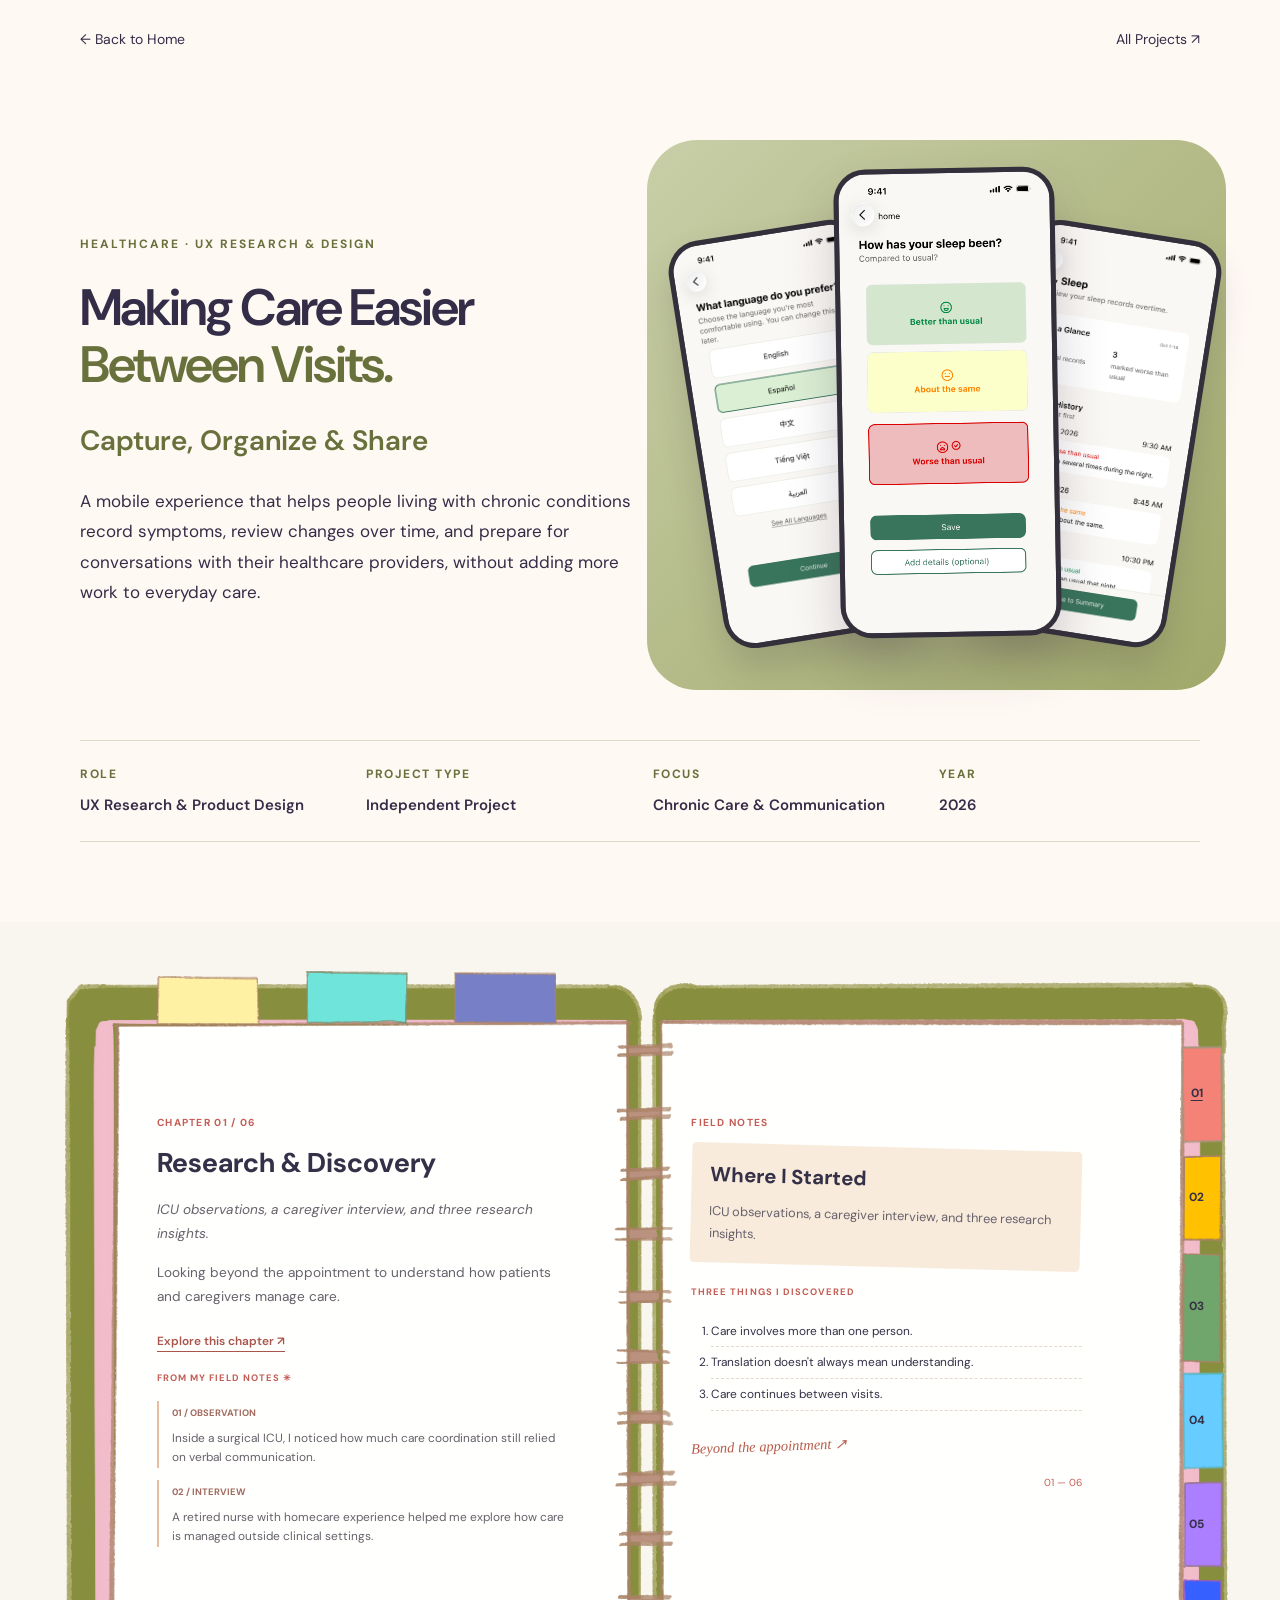
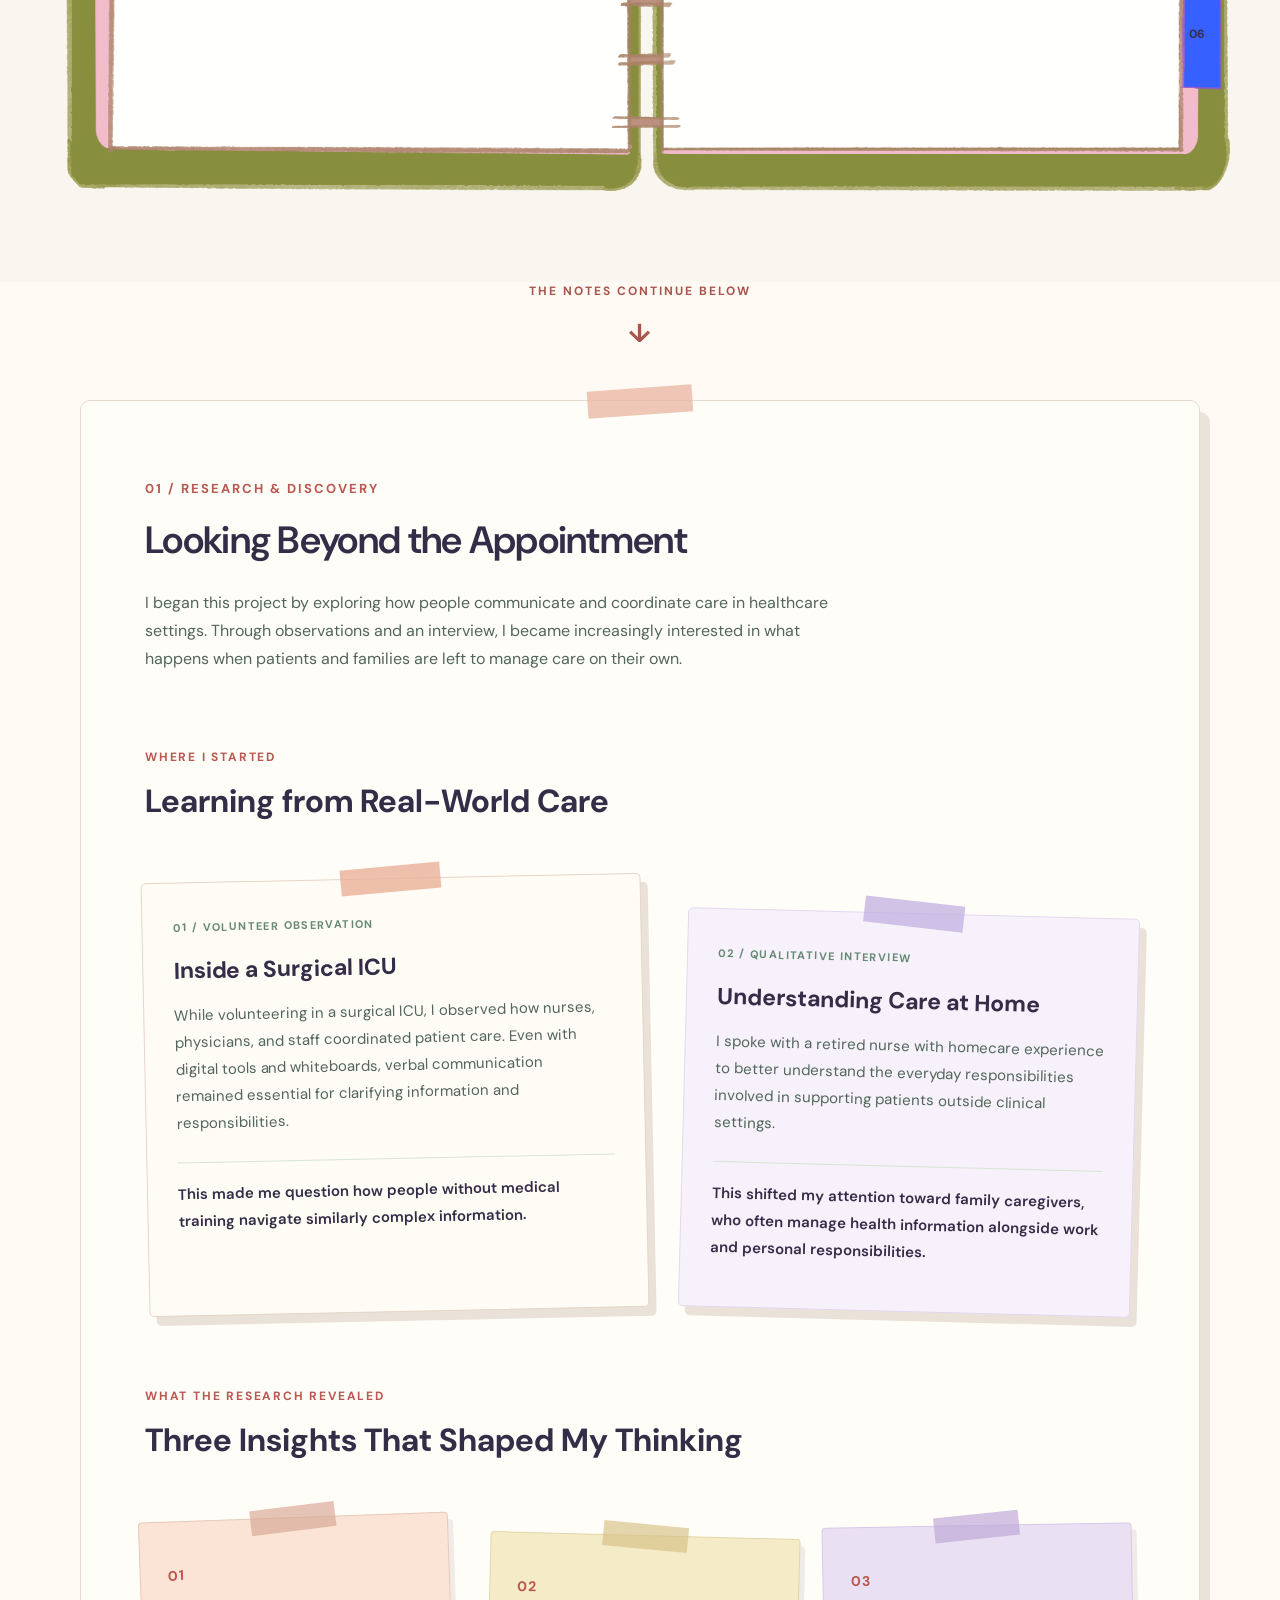
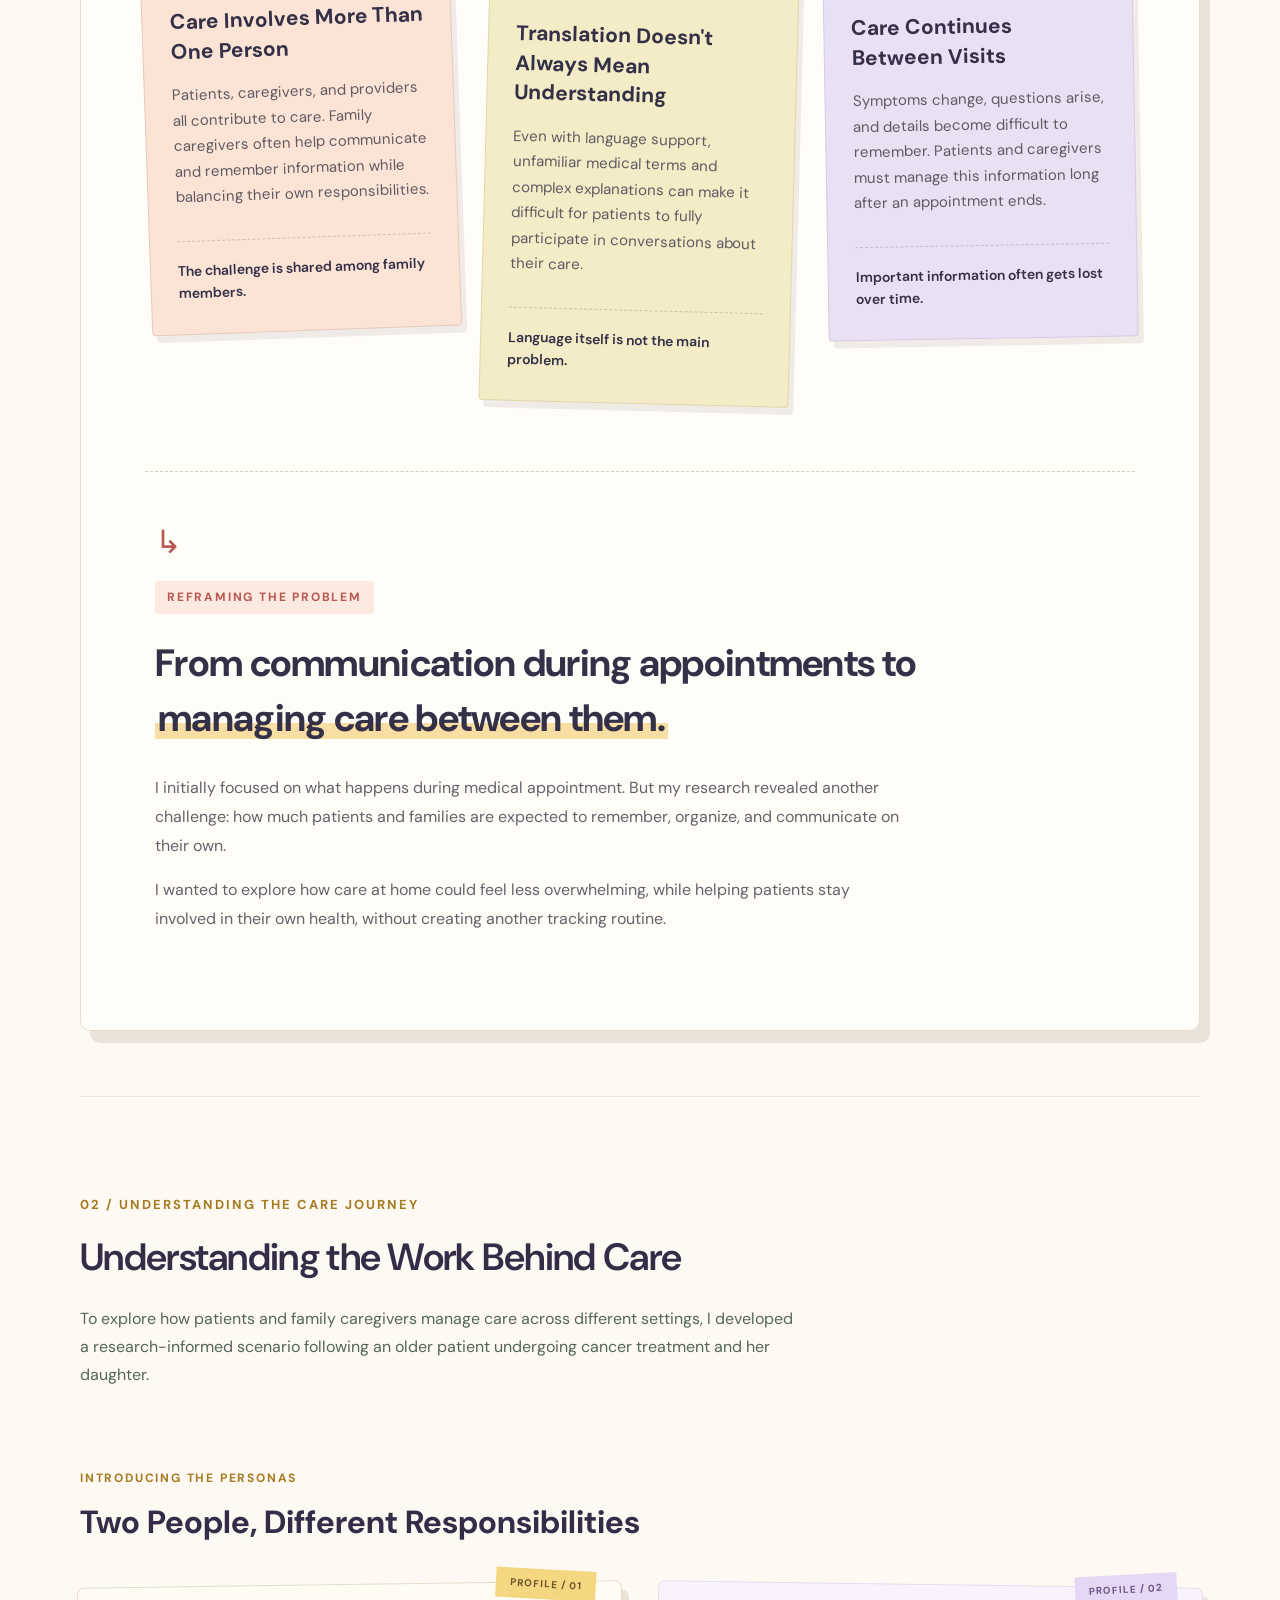
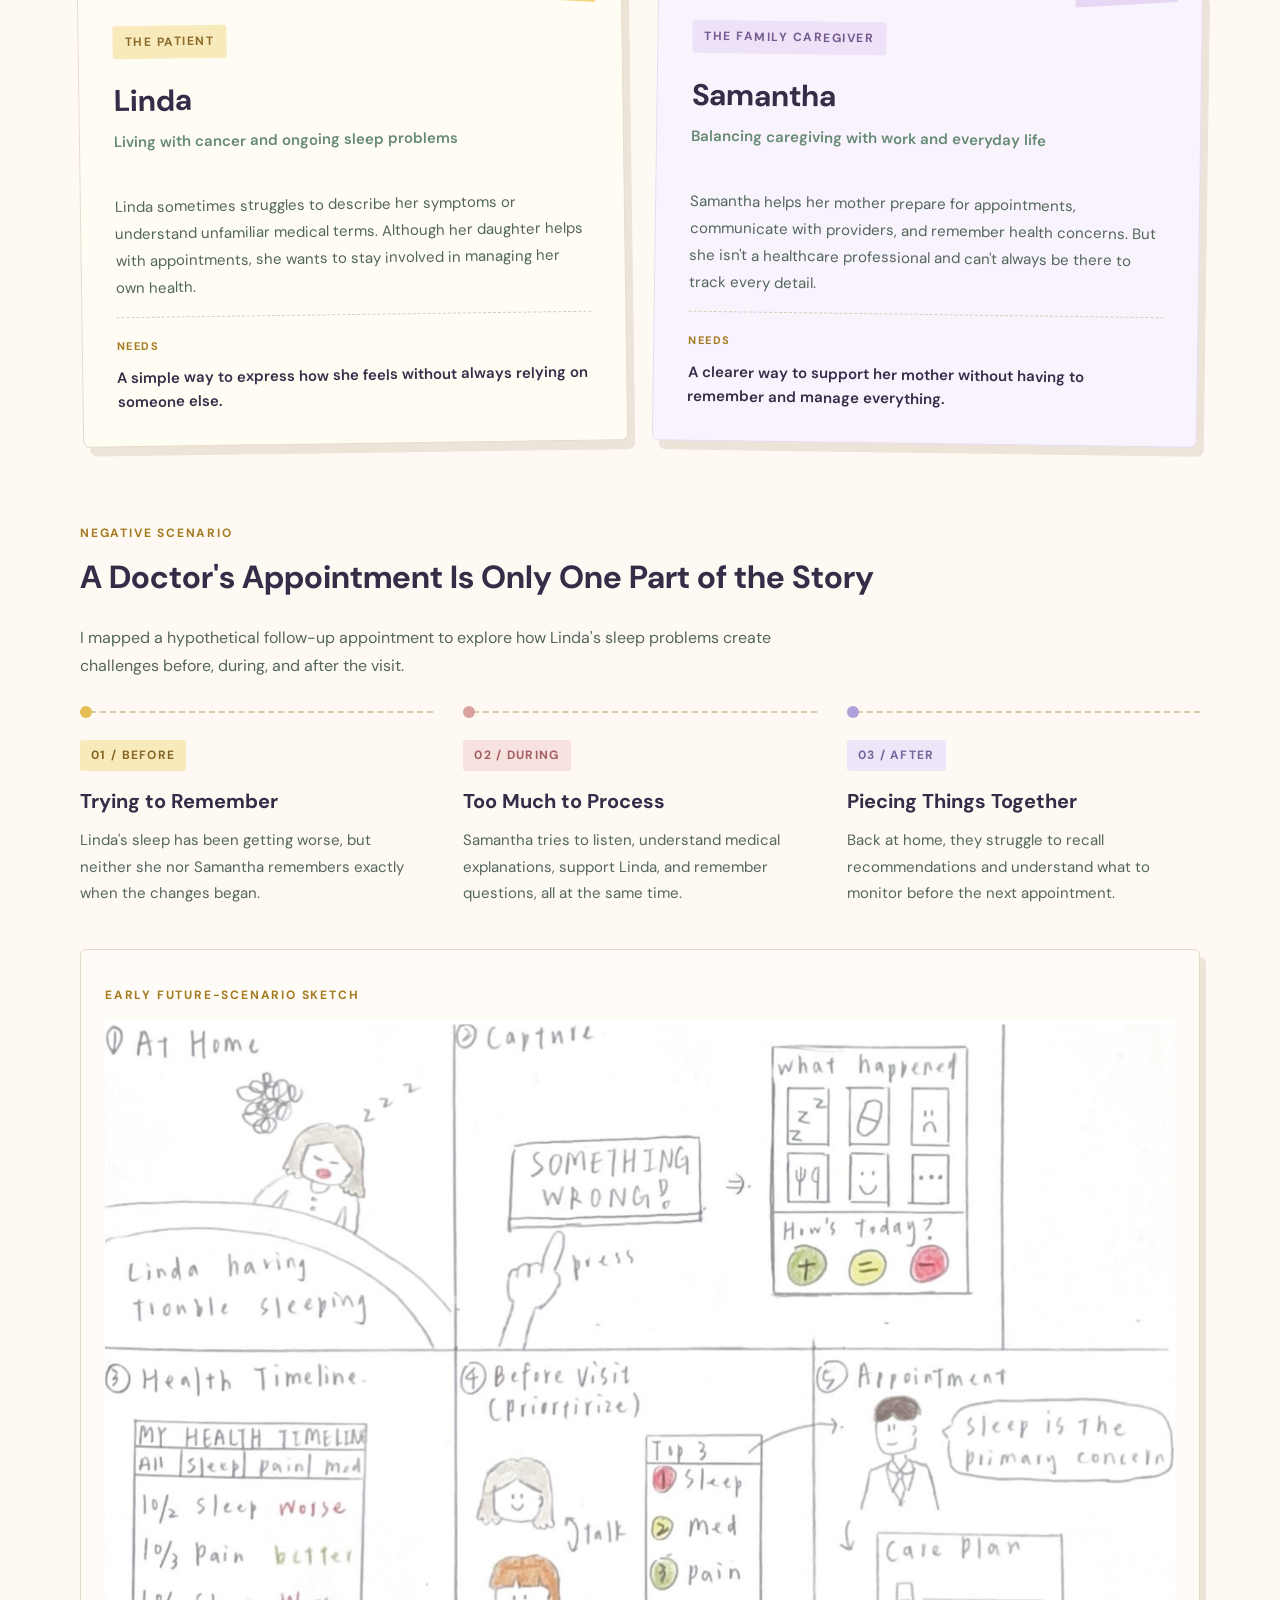
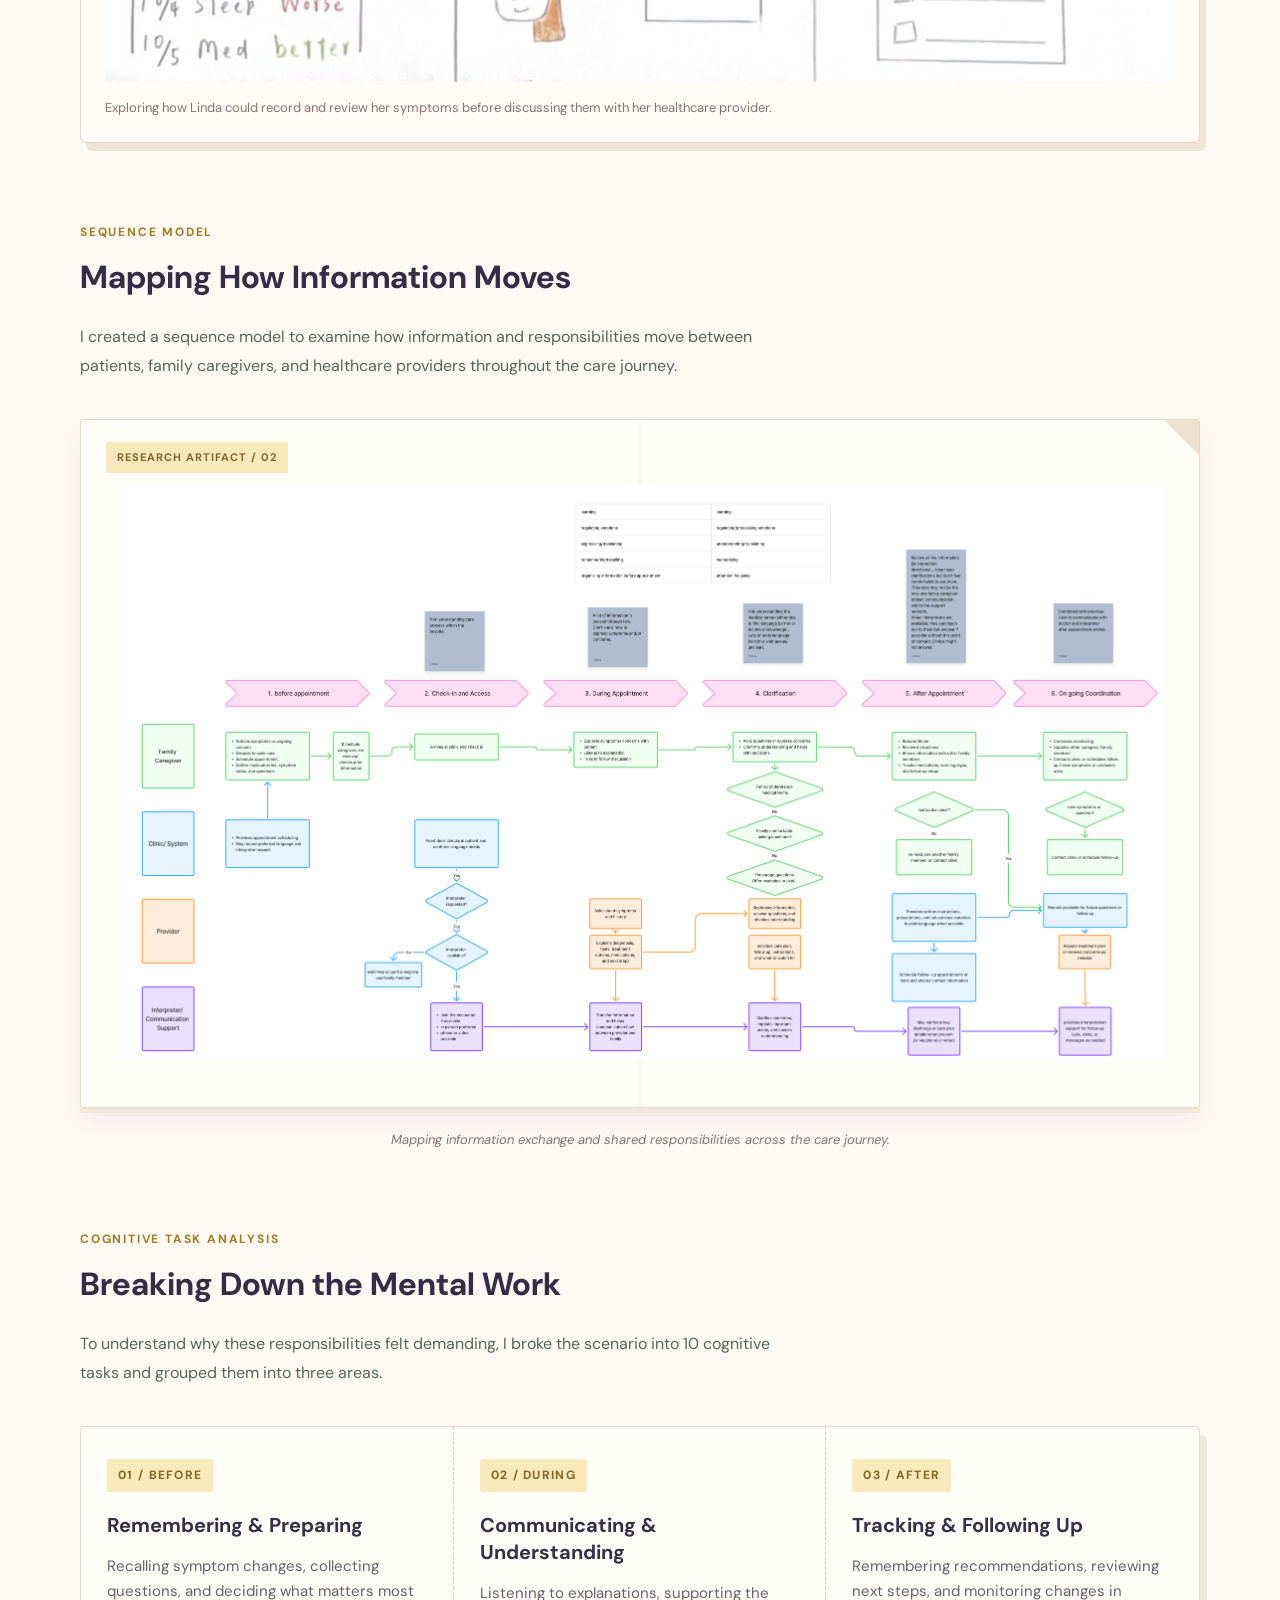
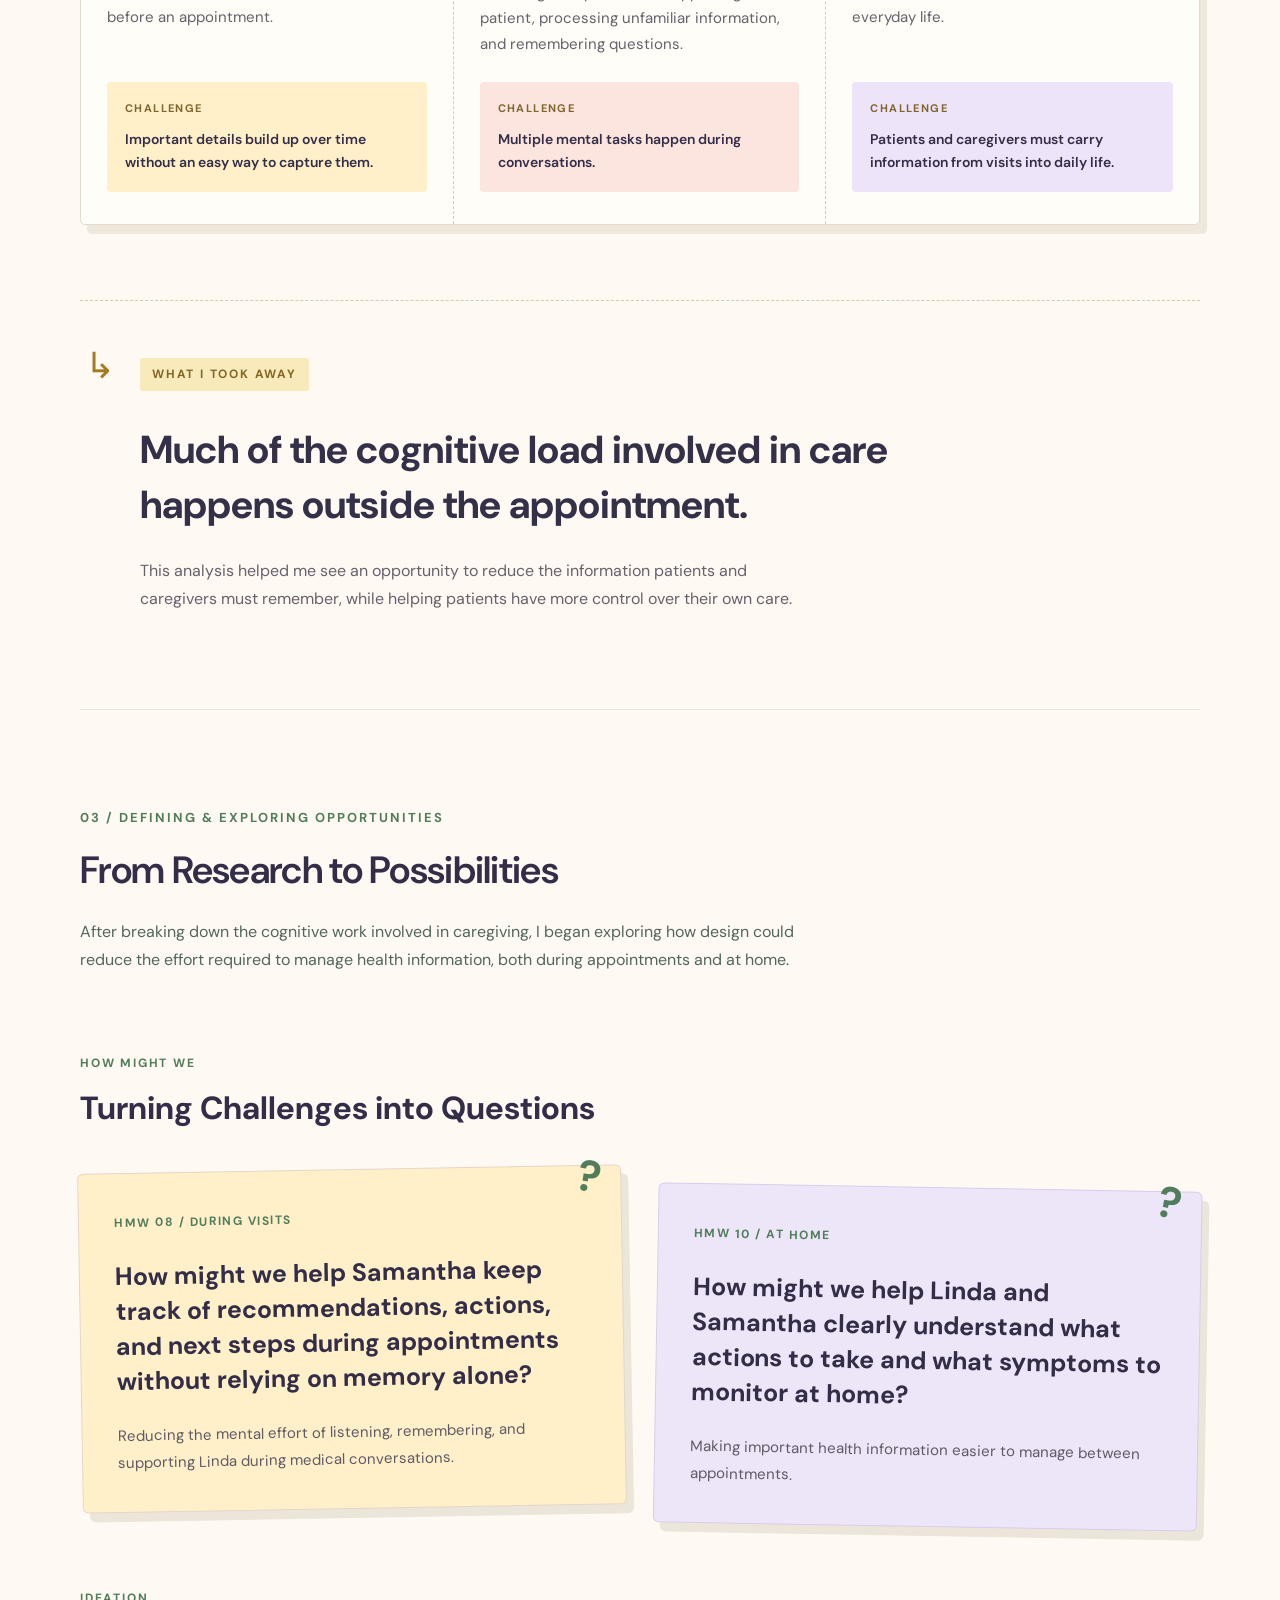
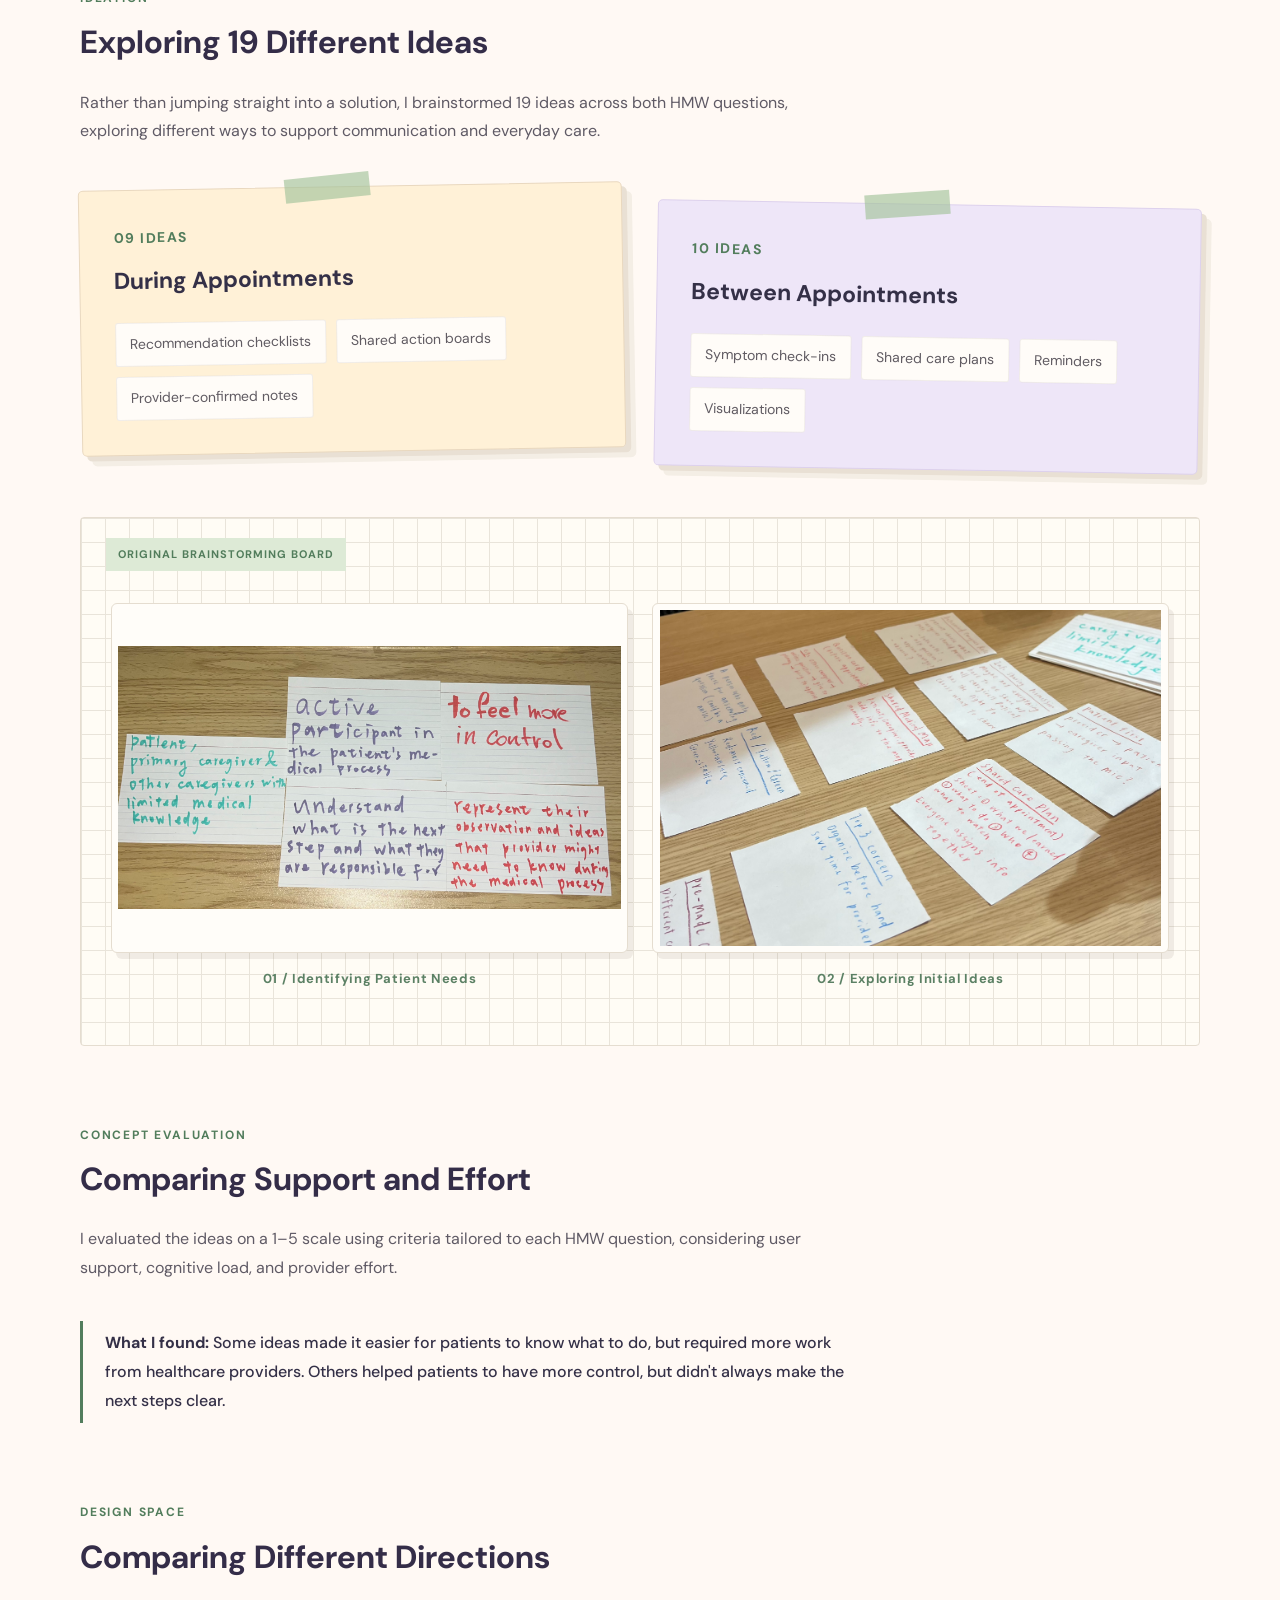
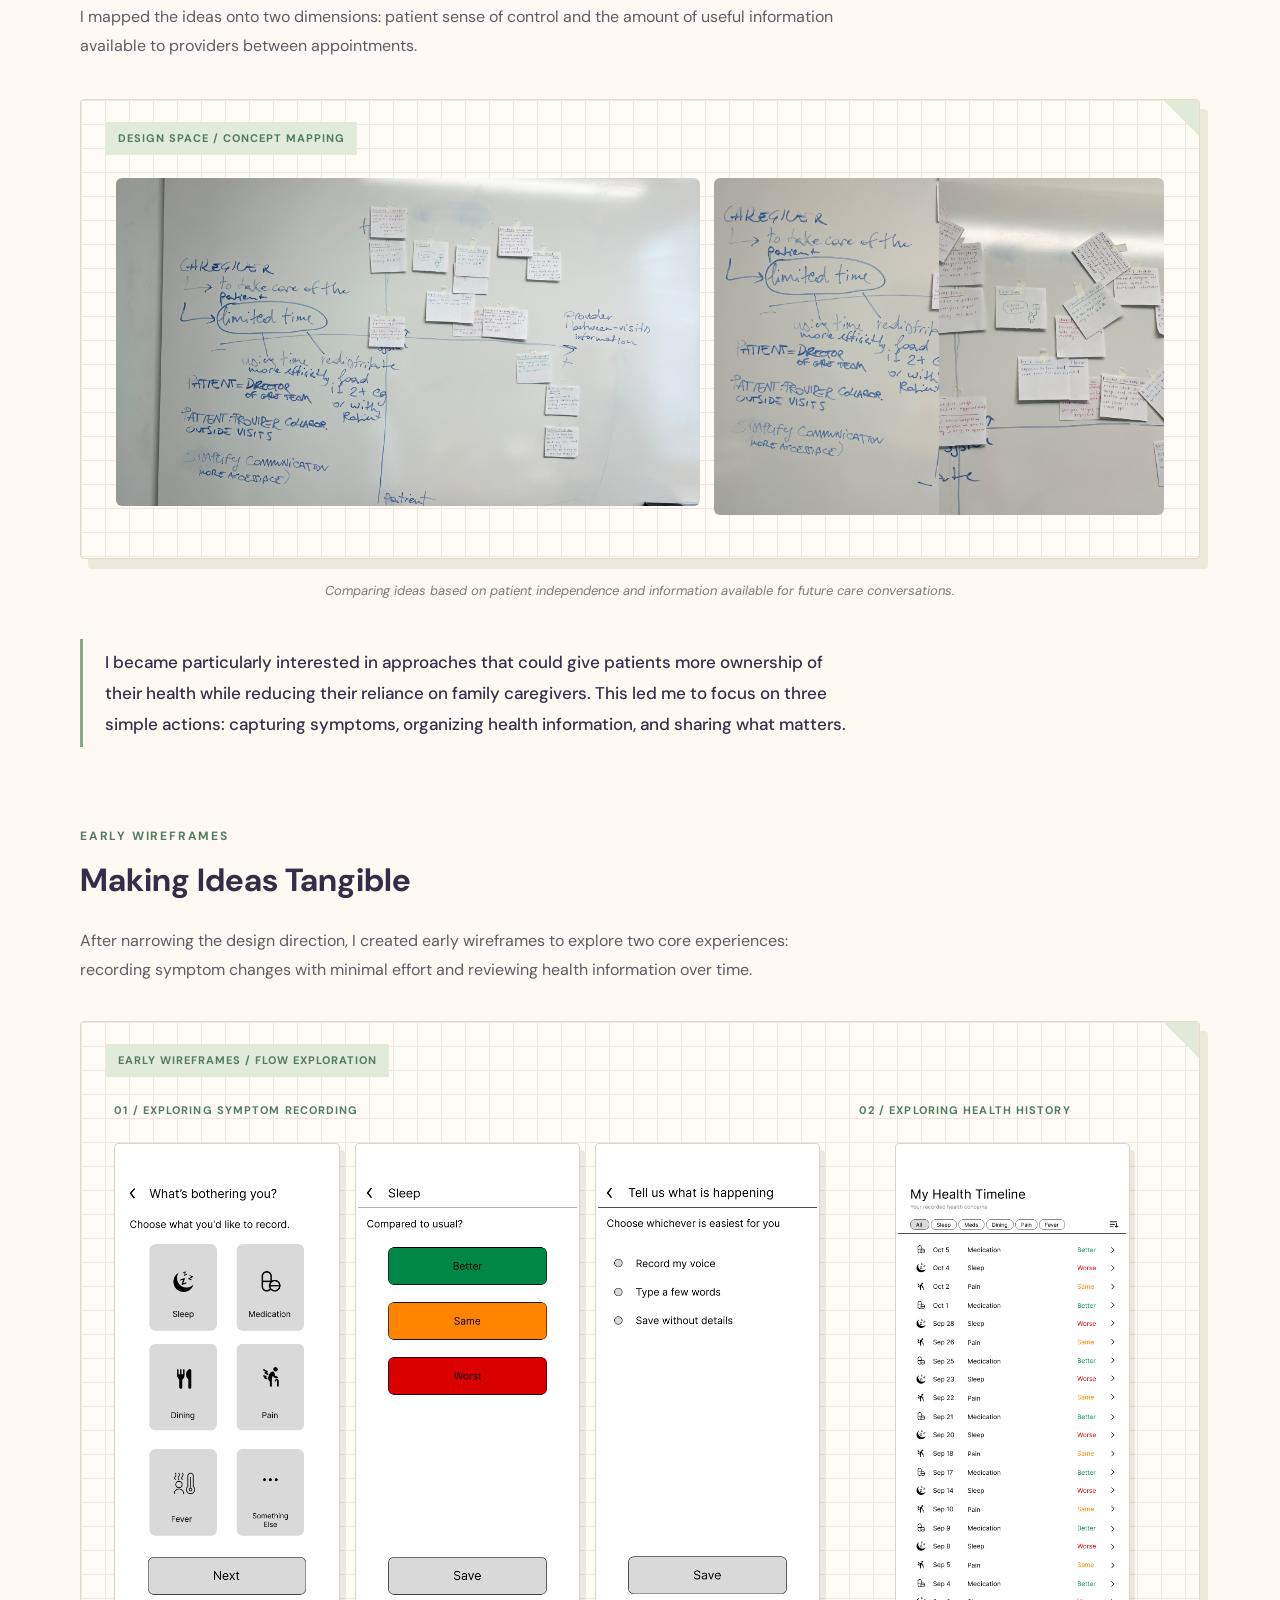
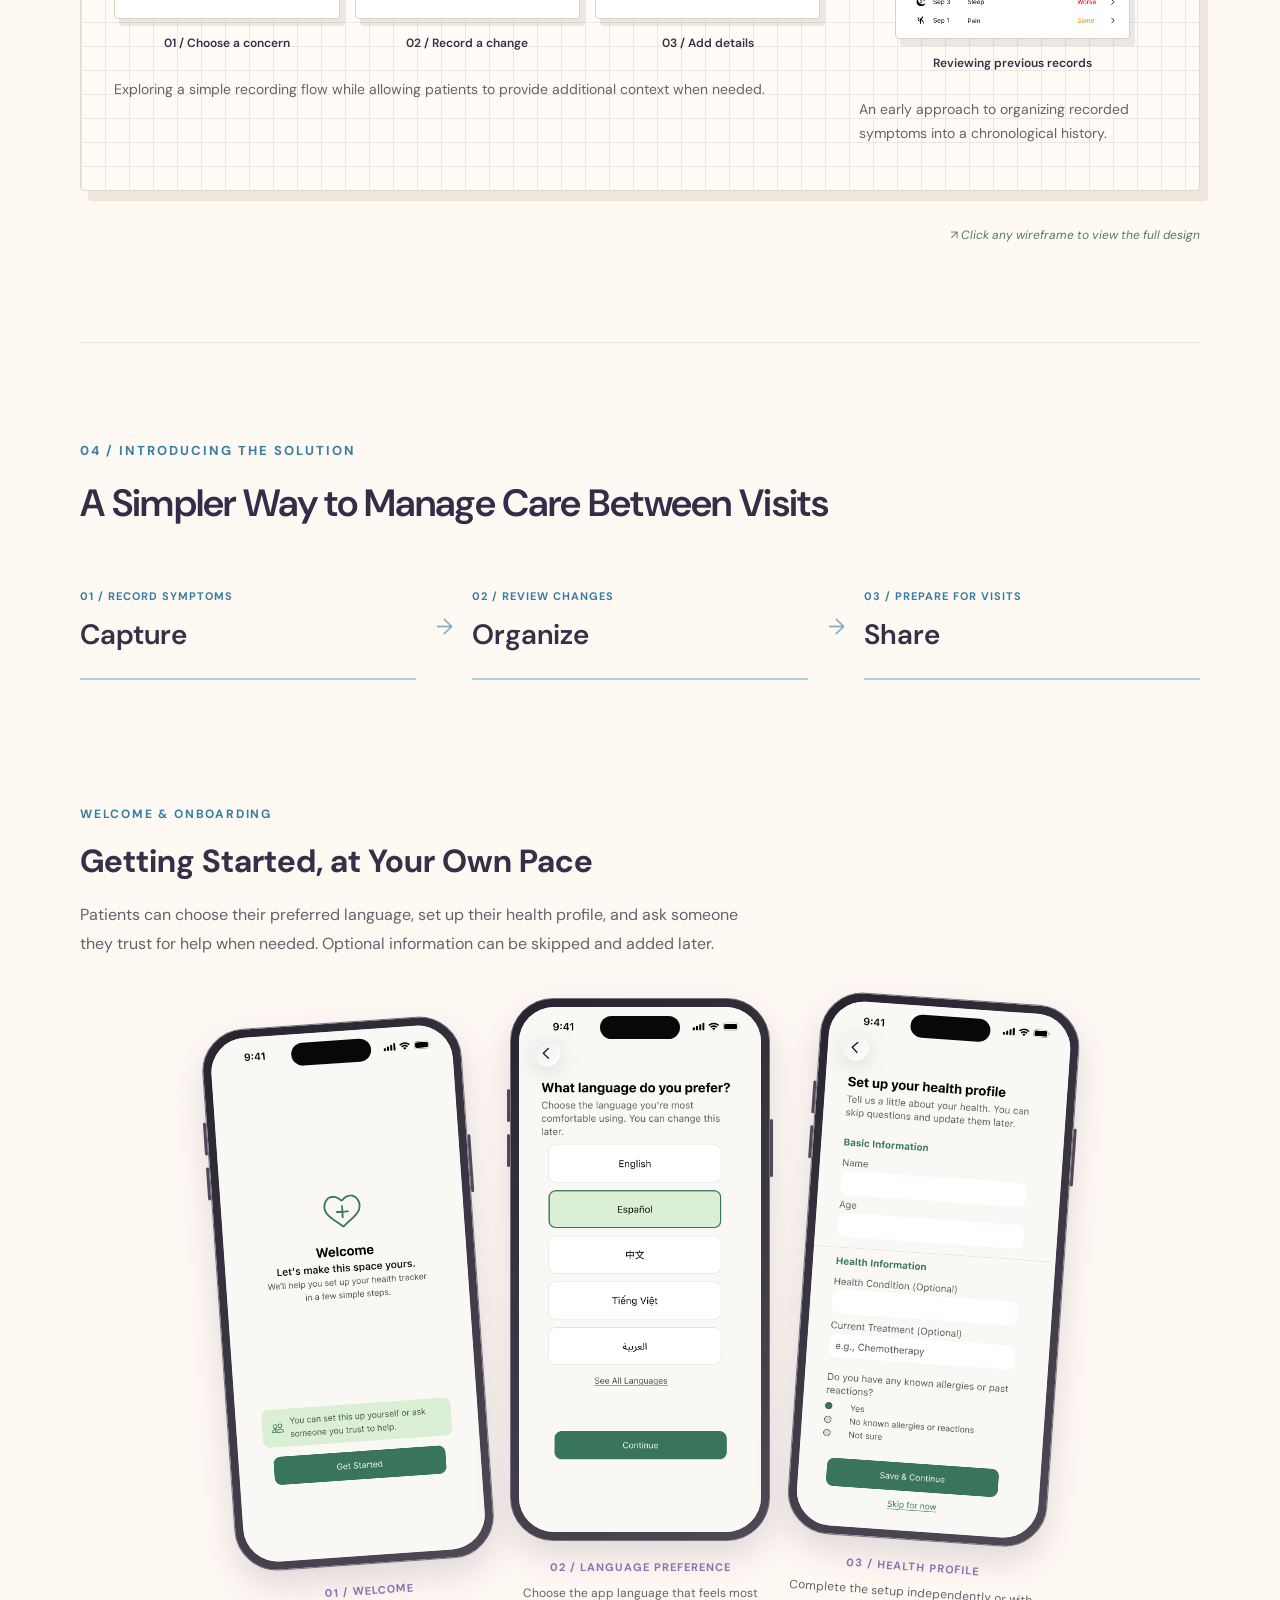
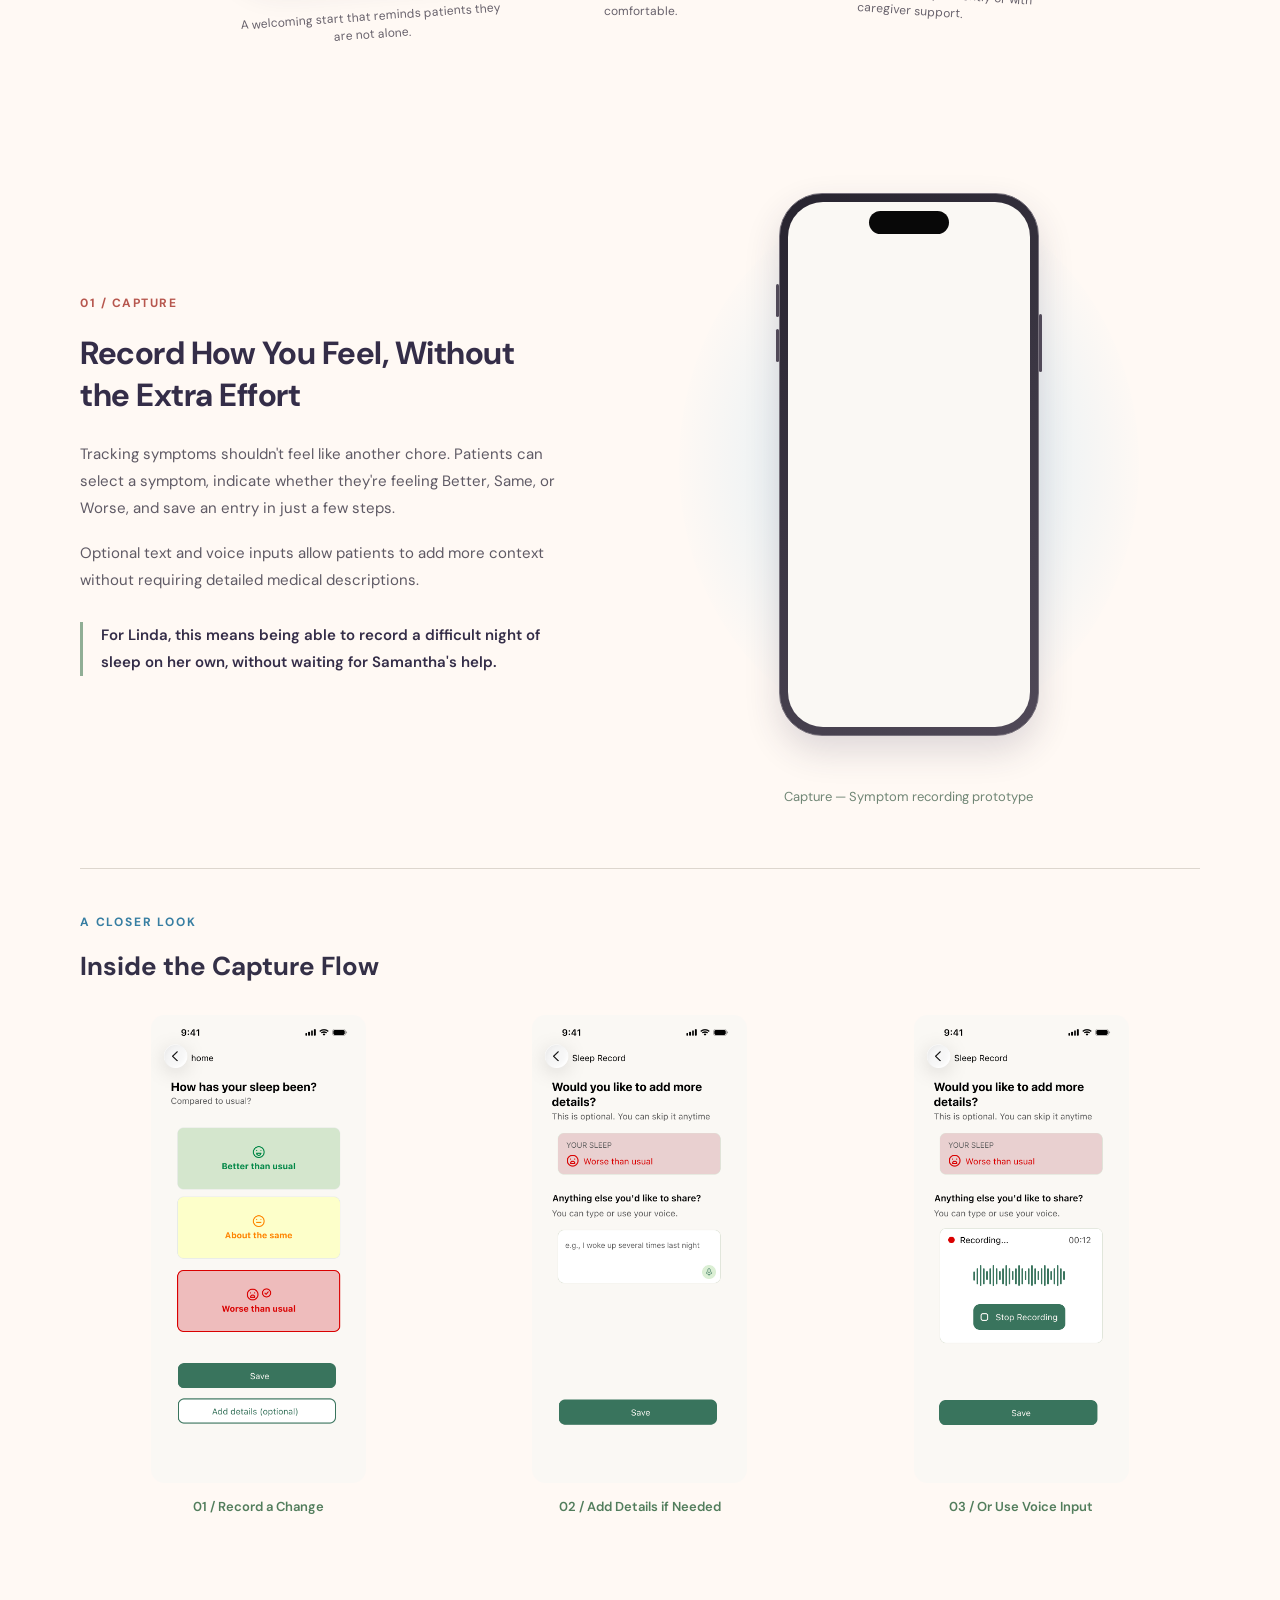
<file: healthcare.html>
<!DOCTYPE html>
<html lang="en">

  <head>
    <meta charset="UTF-8">
    <meta name="viewport" content="width=device-width, initial-scale=1.0">

    <title>Healthcare Case Study | Sylvia Tsai</title>

    <link rel="stylesheet" href="case-study.css">
    <link rel="stylesheet" href="healthcare.css">
  </head>

  <body class="hc-page">

    <main>

      <!-- 01. HERO SECTION -->
      <header class="case-hero" id="hc-top">

        <nav class="case-nav">
          <a href="index.html">← Back to Home</a>
          <a href="index.html#works">All Projects ↗</a>
        </nav>

        <div class="case-hero-content hc-hero-grid">

          <div class="hc-hero-copy">

            <p class="case-label">HEALTHCARE · UX RESEARCH & DESIGN</p>

            <h1 class="hc-hero-title">
              Making Care Easier<br>
              <span>Between Visits.</span>
            </h1>

            <p class="case-tagline hc-project-name">
              Capture, Organize & Share
            </p>

            <p class="case-description">
              A mobile experience that helps people living with
              chronic conditions record symptoms, review changes
              over time, and prepare for conversations with their
              healthcare providers, without adding more work
              to everyday care.
            </p>
          </div> <!-- END OF HERO COPY -->

          <!-- THREE PHONE MOCKUPS -->
          <div class="hc-hero-art">

            <!-- LEFT: LANGUAGE -->
            <div class="hc-hero-phone hc-hero-phone--left">
              <img
                src="images/healthcare/welcome/onboarding.png"
                alt="Language selection screen"
              >
            </div>

            <!-- CENTER: SYMPTOM RECORDING -->
            <div class="hc-hero-phone hc-hero-phone--center">
              <img
                src="images/healthcare/solution/capture-change.png"
                alt="Sleep symptom recording screen"
              >
            </div>

            <!-- RIGHT: HEALTH TIMELINE -->
            <div class="hc-hero-phone hc-hero-phone--right">
              <img
                src="images/healthcare/solution/Sleep%20timeline.png"
                alt="Sleep history screen"
              >
            </div>

          </div>
          <div class="case-details">

            <div>
              <h3>Role</h3>
              <p>UX Research & Product Design</p>
            </div>

            <div>
              <h3>Project Type</h3>
              <p>Independent Project</p>
            </div>

            <div>
              <h3>Focus</h3>
              <p>Chronic Care & Communication</p>
            </div>

            <div>
              <h3>Year</h3>
              <p>2026</p>
            </div>

          </div>

        </div>
      </header>

      <!-- INTERACTIVE RESEARCH NOTEBOOK -->
      <section class="hc-notebook-section"
        id="hc-notebook"
        aria-label="Healthcare research notebook">

        <div class="hc-notebook">

          <!-- YOUR HAND-DRAWN NOTEBOOK -->
          <img
            src="images/healthcare/healthcare-notebook.png"
            alt="Hand-drawn open spiral notebook"
            class="hc-notebook-image"
          >

          <!-- NOTEBOOK PAGE CONTENT -->
          <div class="hc-notebook-content"
            data-current-chapter="0"
            aria-live="polite">
            <!-- LEFT PAGE -->
            <div class="hc-notebook-left">
              <p class="hc-notebook-kicker" id="hc-chapter-number">
                CHAPTER 01 / 06
              </p>

              <h2 id="hc-chapter-title">
                Research & Discovery
              </h2>

              <p class="hc-notebook-subtitle" id="hc-chapter-subtitle">
                ICU observations, a caregiver interview, and three research insights.
              </p>

              <p id="hc-chapter-description">
                Looking beyond the appointment to understand
                how patients and caregivers manage care.
              </p>
              <a href="#hc-research"
                id="hc-chapter-link"
                class="hc-notebook-read">
                Explore this chapter ↗
              </a>

              <!-- CHAPTER 02–06 LEFT PREVIEW -->
              <div class="hc-other-preview">
                <p class="hc-preview-label">CHAPTER HIGHLIGHTS ✳</p>
                <div id="hc-extra-highlights"></div>
              </div>

              <!-- RESEARCH PREVIEW: LEFT PAGE -->
              <div class="hc-research-preview">

                <p class="hc-preview-label">FROM MY FIELD NOTES ✳</p>

                <div class="hc-preview-entry">
                  <span>01 / OBSERVATION</span>
                  <p>
                    Inside a surgical ICU, I noticed how much
                    care coordination still relied on
                    verbal communication.
                  </p>
                </div>

                <div class="hc-preview-entry">
                  <span>02 / INTERVIEW</span>
                  <p>
                    A retired nurse with homecare experience
                    helped me explore how care is managed
                    outside clinical settings.
                  </p>
                </div>

              </div>

            </div>

            <!-- RIGHT PAGE -->
            <div class="hc-notebook-right">

              <p class="hc-notebook-kicker">FIELD NOTES</p>

              <div class="hc-notebook-note">

                <h3 id="hc-note-title">
                  Where I Started
                </h3>

                <p id="hc-note-description">
                  ICU observations, a caregiver interview,
                  and three research insights.
                </p>

              </div>

              <!-- CHAPTER 02–06 RIGHT PREVIEW -->
              <div class="hc-other-preview">
                <p class="hc-preview-label">WHAT'S INSIDE ✳</p>

                <ol class="hc-preview-insights" id="hc-extra-insights">
                  <li></li>
                  <li></li>
                  <li></li>
                </ol>
              </div>

              <!-- RESEARCH PREVIEW: RIGHT PAGE -->
              <div class="hc-research-preview">

                <p class="hc-preview-label">
                  THREE THINGS I DISCOVERED
                </p>

                <ol class="hc-preview-insights">
                  <li>Care involves more than one person.</li>
                  <li>Translation doesn't always mean understanding.</li>
                  <li>Care continues between visits.</li>
                </ol>

                <p class="hc-preview-scribble">
                  Beyond the appointment ↗
                </p>

              </div>

              <span class="hc-notebook-page-number"
                id="hc-page-number">
                01 — 06
              </span>

            </div>

          </div>

          <!-- SIX CLICKABLE TABS -->
          <div class="hc-notebook-tabs" aria-label="Notebook chapters">

            <button class="hc-chapter-tab is-active"
              type="button"
              data-chapter="0"
              aria-pressed="true"
              aria-label="Research & Discovery">
              01
              <span class="hc-tab-tooltip">Research & Discovery</span>
            </button>

            <button class="hc-chapter-tab"
              type="button"
              data-chapter="1"
              aria-pressed="false"
              aria-label="Care Journey">
              02
              <span class="hc-tab-tooltip">Care Journey</span>
            </button>

            <button class="hc-chapter-tab"
              type="button"
              data-chapter="2"
              aria-pressed="false"
              aria-label="Exploration">
              03
              <span class="hc-tab-tooltip">Exploration</span>
            </button>

            <button class="hc-chapter-tab"
              type="button"
              data-chapter="3"
              aria-pressed="false"
              aria-label="Final Solution">
              04
              <span class="hc-tab-tooltip">Final Solution</span>
            </button>

            <button class="hc-chapter-tab"
              type="button"
              data-chapter="4"
              aria-pressed="false"
              aria-label="Design Decisions">
              05
              <span class="hc-tab-tooltip">Design Decisions</span>
            </button>

            <button class="hc-chapter-tab"
              type="button"
              data-chapter="5"
              aria-pressed="false"
              aria-label="Reflection">
              06
              <span class="hc-tab-tooltip">Reflection</span>
            </button>

          </div>

        </div>

      </section>

      <!-- FIXED CHAPTER TRACKER: APPEARS WHILE READING THE CASE STUDY -->
      <nav class="hc-progress-rail" id="hc-progress-rail" aria-label="Case study chapter progress">
        <a href="#hc-research" data-rail-chapter="0" data-title="Research" aria-label="Chapter 1: Research"><span>01</span></a>
        <a href="#hc-journey" data-rail-chapter="1" data-title="Care Journey" aria-label="Chapter 2: Care Journey"><span>02</span></a>
        <a href="#hc-opportunities" data-rail-chapter="2" data-title="Exploration" aria-label="Chapter 3: Exploration"><span>03</span></a>
        <a href="#hc-solution" data-rail-chapter="3" data-title="Solution" aria-label="Chapter 4: Solution"><span>04</span></a>
        <a href="#hc-decisions" data-rail-chapter="4" data-title="Design Decisions" aria-label="Chapter 5: Design Decisions"><span>05</span></a>
        <a href="#hc-reflection" data-rail-chapter="5" data-title="Reflection" aria-label="Chapter 6: Reflection"><span>06</span></a>
      </nav>

      <!-- 02. RESEARCH & DISCOVERY -->

      <!-- NOTEBOOK TO RESEARCH TRANSITION -->
      <div class="hc-paper-transition" aria-hidden="true">
        <span>THE NOTES CONTINUE BELOW</span>
        <span class="hc-transition-arrow">↓</span>
      </div>

      <section class="case-section hc-research" id="hc-research">

        <p class="section-number">01 / RESEARCH & DISCOVERY</p>

        <h2>Looking Beyond the Appointment</h2>

        <p>
          I began this project by exploring how people communicate
          and coordinate care in healthcare settings. Through
          observations and an interview, I became increasingly
          interested in what happens when patients and families
          are left to manage care on their own.
        </p>

        <!-- WHERE I STARTED -->
        <div class="hc-research-block">

          <p class="hc-small-label">WHERE I STARTED</p>
          <h3>Learning from Real-World Care</h3>

          <div class="hc-method-grid">

            <!-- ICU OBSERVATION -->
            <article class="hc-method-card">

              <div class="hc-method-content">
                <span class="hc-method-type">01 / VOLUNTEER OBSERVATION</span>

                <h4>Inside a Surgical ICU</h4>

                <p>
                  While volunteering in a surgical ICU, I observed
                  how nurses, physicians, and staff coordinated
                  patient care. Even with digital tools and
                  whiteboards, verbal communication remained
                  essential for clarifying information and
                  responsibilities.
                </p>

                <p class="hc-method-takeaway">
                  This made me question how people without medical
                  training navigate similarly complex information.
                </p>
              </div>

            </article>

            <!-- INTERVIEW -->
            <article class="hc-method-card">

              <div class="hc-method-content">
                <span class="hc-method-type">02 / QUALITATIVE INTERVIEW</span>

                <h4>Understanding Care at Home</h4>

                <p>
                  I spoke with a retired nurse with homecare
                  experience to better understand the everyday
                  responsibilities involved in supporting patients
                  outside clinical settings.
                </p>

                <p class="hc-method-takeaway">
                  This shifted my attention toward family caregivers,
                  who often manage health information alongside
                  work and personal responsibilities.
                </p>
              </div>

            </article>

          </div>
        </div>

        <!-- RESEARCH INSIGHTS -->
        <div class="hc-research-block">

          <p class="hc-small-label">WHAT THE RESEARCH REVEALED</p>
          <h3>Three Insights That Shaped My Thinking</h3>

          <div class="hc-insights-grid">

            <article class="hc-insight-card">
              <span class="hc-insight-number">01</span>

              <h4>Care Involves More Than One Person</h4>

              <p>
                Patients, caregivers, and providers all contribute
                to care. Family caregivers often help communicate
                and remember information while balancing their
                own responsibilities.
              </p>

              <div class="hc-insight-bottom">
                The challenge is shared among family members.
              </div>
            </article>

            <article class="hc-insight-card">
              <span class="hc-insight-number">02</span>

              <h4>Translation Doesn't Always Mean Understanding</h4>

              <p>
                Even with language support, unfamiliar medical
                terms and complex explanations can make it
                difficult for patients to fully participate
                in conversations about their care.
              </p>

              <div class="hc-insight-bottom">
                Language itself is not the main problem.
              </div>
            </article>

            <article class="hc-insight-card">
              <span class="hc-insight-number">03</span>

              <h4>Care Continues Between Visits</h4>

              <p>
                Symptoms change, questions arise, and details
                become difficult to remember. Patients and
                caregivers must manage this information long
                after an appointment ends.
              </p>

              <div class="hc-insight-bottom">
                Important information often gets lost over time.
              </div>
            </article>

          </div>
        </div>

        <!-- REFRAMING THE PROBLEM -->
        <div class="hc-reframe">

          <span class="hc-reframe-label">REFRAMING THE PROBLEM</span>

          <h3>
            From communication during appointments
            to <span class="hc-marker">managing care between them.</span>
          </h3>

          <p>
            I initially focused on what happens during medical
            appointment. But my research revealed another
            challenge: how much patients and families are expected
            to remember, organize, and communicate on their own.
          </p>

          <p>
            I wanted to explore how care at home could feel less
            overwhelming, while helping patients stay involved
            in their own health, without creating another
            tracking routine.
          </p>

        </div>

      </section>

      <!-- 03. UNDERSTANDING THE CARE JOURNEY -->
      <section class="case-section hc-journey" id="hc-journey">

        <p class="section-number">02 / UNDERSTANDING THE CARE JOURNEY</p>

        <h2>Understanding the Work Behind Care</h2>

        <p>
          To explore how patients and family caregivers manage
          care across different settings, I developed a
          research-informed scenario following an older patient
          undergoing cancer treatment and her daughter.
        </p>

        <!-- PERSONAS -->
        <div class="hc-journey-block">

          <p class="hc-small-label">INTRODUCING THE PERSONAS</p>
          <h3>Two People, Different Responsibilities</h3>

          <div class="hc-persona-grid">

            <article class="hc-persona-card">

              <span class="hc-persona-role">THE PATIENT</span>

              <h4>Linda</h4>

              <p class="hc-persona-subtitle">
                Living with cancer and ongoing sleep problems
              </p>

              <p>
                Linda sometimes struggles to describe her
                symptoms or understand unfamiliar medical terms.
                Although her daughter helps with appointments,
                she wants to stay involved in managing her
                own health.
              </p>

              <div class="hc-persona-need">
                <strong>NEEDS</strong>
                <span>
                  A simple way to express how she feels
                  without always relying on someone else.
                </span>
              </div>

            </article>

            <article class="hc-persona-card">

              <span class="hc-persona-role">THE FAMILY CAREGIVER</span>

              <h4>Samantha</h4>

              <p class="hc-persona-subtitle">
                Balancing caregiving with work and everyday life
              </p>

              <p>
                Samantha helps her mother prepare for appointments,
                communicate with providers, and remember health
                concerns. But she isn't a healthcare professional
                and can't always be there to track every detail.
              </p>

              <div class="hc-persona-need">
                <strong>NEEDS</strong>
                <span>
                  A clearer way to support her mother without
                  having to remember and manage everything.
                </span>
              </div>

            </article>

          </div>

        </div>

        <!-- NEGATIVE SCENARIO -->
        <div class="hc-journey-block">

          <p class="hc-small-label">NEGATIVE SCENARIO</p>

          <h3>A Doctor's Appointment Is Only
            One Part of the Story</h3>

          <p class="hc-block-intro">
            I mapped a hypothetical follow-up appointment
            to explore how Linda's sleep problems create
            challenges before, during, and after the visit.
          </p>

          <div class="hc-scenario-grid">

            <article class="hc-scenario-step">
              <span class="hc-step-number">01 / BEFORE</span>
              <h4>Trying to Remember</h4>
              <p>
                Linda's sleep has been getting worse,
                but neither she nor Samantha remembers
                exactly when the changes began.
              </p>
            </article>

            <article class="hc-scenario-step">
              <span class="hc-step-number">02 / DURING</span>
              <h4>Too Much to Process</h4>
              <p>
                Samantha tries to listen, understand medical
                explanations, support Linda, and remember
                questions, all at the same time.
              </p>
            </article>

            <article class="hc-scenario-step">
              <span class="hc-step-number">03 / AFTER</span>
              <h4>Piecing Things Together</h4>
              <p>
                Back at home, they struggle to recall
                recommendations and understand what
                to monitor before the next appointment.
              </p>
            </article>

          </div>

        </div>

        <!-- EARLY FUTURE-SCENARIO STORYBOARD -->
        <figure class="hc-storyboard-figure">

          <p class="hc-small-label">EARLY FUTURE-SCENARIO SKETCH</p>

          <img
            src="images/healthcare/care-journey/storyboard.png"
            alt="Hand-drawn storyboard showing Linda recording symptoms, reviewing her health timeline, and preparing for an appointment"
            loading="lazy"
          >

          <figcaption>
            Exploring how Linda could record and review her symptoms
            before discussing them with her healthcare provider.
          </figcaption>

        </figure>

        <!-- SEQUENCE MODEL -->
        <div class="hc-journey-block">

          <p class="hc-small-label">SEQUENCE MODEL</p>

          <h3>Mapping How Information Moves</h3>

          <p class="hc-block-intro">
            I created a sequence model to examine how
            information and responsibilities move between
            patients, family caregivers, and healthcare
            providers throughout the care journey.
          </p>

          <figure class="hc-research-figure">

            <div class="hc-model-visual">

              <a
                href="images/healthcare/care-journey/sequncemodel.png"
                target="_blank"
                rel="noopener"
                aria-label="View full-size sequence model"
              >
                <img
                  src="images/healthcare/care-journey/sequncemodel.png"
                  alt="Sequence model mapping information and responsibilities between caregivers, providers, clinic systems, and interpreters"
                  loading="lazy"
                >
              </a>

            </div>

            <figcaption>
              Mapping information exchange and shared
              responsibilities across the care journey.
            </figcaption>

          </figure>

        </div>

        <!-- COGNITIVE TASK ANALYSIS -->
        <div class="hc-journey-block">

          <p class="hc-small-label">COGNITIVE TASK ANALYSIS</p>

          <h3>Breaking Down the Mental Work</h3>

          <p class="hc-block-intro">
            To understand why these responsibilities felt
            demanding, I broke the scenario into 10 cognitive
            tasks and grouped them into three areas.
          </p>

          <div class="hc-task-grid">

            <article class="hc-task-card">

              <span class="hc-task-number">01 / BEFORE</span>

              <h4>Remembering & Preparing</h4>

              <p>
                Recalling symptom changes, collecting
                questions, and deciding what matters
                most before an appointment.
              </p>

              <div class="hc-task-challenge">
                <strong>CHALLENGE</strong>
                <span>
                  Important details build up over time
                  without an easy way to capture them.
                </span>
              </div>

            </article>

            <article class="hc-task-card">

              <span class="hc-task-number">02 / DURING</span>

              <h4>Communicating & Understanding</h4>

              <p>
                Listening to explanations, supporting
                the patient, processing unfamiliar
                information, and remembering questions.
              </p>

              <div class="hc-task-challenge">
                <strong>CHALLENGE</strong>
                <span>
                  Multiple mental tasks happen
                  during conversations.
                </span>
              </div>

            </article>

            <article class="hc-task-card">

              <span class="hc-task-number">03 / AFTER</span>

              <h4>Tracking & Following Up</h4>

              <p>
                Remembering recommendations, reviewing
                next steps, and monitoring changes
                in everyday life.
              </p>

              <div class="hc-task-challenge">
                <strong>CHALLENGE</strong>
                <span>
                  Patients and caregivers must carry
                  information from visits into daily life.
                </span>
              </div>

            </article>

          </div>

        </div>

        <!-- RESEARCH TAKEAWAY -->
        <div class="hc-journey-takeaway">

          <p class="hc-small-label">WHAT I TOOK AWAY</p>

          <h3>
            Much of the cognitive load involved in care
            happens outside the appointment.
          </h3>

          <p>
            This analysis helped me see an opportunity
            to reduce the information patients and
            caregivers must remember, while helping
            patients have more control over their own care.
          </p>

        </div>

      </section>

      <!-- 04. DEFINING & EXPLORING OPPORTUNITIES -->
      <section class="case-section hc-opportunities" id="hc-opportunities">

        <p class="section-number">
          03 / DEFINING & EXPLORING OPPORTUNITIES
        </p>

        <h2>From Research to Possibilities</h2>

        <p>
          After breaking down the cognitive work involved in
          caregiving, I began exploring how design could reduce
          the effort required to manage health information,
          both during appointments and at home.
        </p>

        <!-- HOW MIGHT WE -->
        <div class="hc-opportunity-block">

          <p class="hc-small-label">HOW MIGHT WE</p>
          <h3>Turning Challenges into Questions</h3>

          <div class="hc-hmw-grid">

            <article class="hc-hmw-card">
              <span class="hc-hmw-number">HMW 08 / DURING VISITS</span>

              <h4>
                How might we help Samantha keep track of
                recommendations, actions, and next steps
                during appointments without relying on
                memory alone?
              </h4>

              <p>
                Reducing the mental effort of listening,
                remembering, and supporting Linda
                during medical conversations.
              </p>
            </article>

            <article class="hc-hmw-card">
              <span class="hc-hmw-number">HMW 10 / AT HOME</span>

              <h4>
                How might we help Linda and Samantha
                clearly understand what actions to take
                and what symptoms to monitor at home?
              </h4>

              <p>
                Making important health information
                easier to manage between appointments.
              </p>
            </article>

          </div>
        </div>

        <!-- IDEATION -->
        <div class="hc-opportunity-block">

          <p class="hc-small-label">IDEATION</p>
          <h3>Exploring 19 Different Ideas</h3>

          <p class="hc-opportunity-intro">
            Rather than jumping straight into a solution,
            I brainstormed 19 ideas across both HMW questions,
            exploring different ways to support communication
            and everyday care.
          </p>

          <div class="hc-idea-grid">

            <article class="hc-idea-card">
              <span class="hc-idea-count">09 IDEAS</span>

              <h4>During Appointments</h4>

              <div class="hc-idea-samples">
                <span>Recommendation checklists</span>
                <span>Shared action boards</span>
                <span>Provider-confirmed notes</span>
              </div>
            </article>

            <article class="hc-idea-card">
              <span class="hc-idea-count">10 IDEAS</span>

              <h4>Between Appointments</h4>

              <div class="hc-idea-samples">
                <span>Symptom check-ins</span>
                <span>Shared care plans</span>
                <span>Reminders</span>
                <span>Visualizations</span>
              </div>
            </article>

          </div>

          <div class="hc-idea-visual">
            <div class="hc-brainstorm-pair">

              <!-- PATIENT NEEDS -->
              <figure class="hc-brainstorm-photo">
                <a href="images/healthcare/ideation/patient-needs.png" target="_blank">
                  <img
                    src="images/healthcare/ideation/patient-needs.png"
                    alt="Patient needs identified during ideation"
                    loading="lazy"
                  >
                </a>
                <figcaption>01 / Identifying Patient Needs</figcaption>
              </figure>

              <!-- BRAINSTORMING IDEAS -->
              <figure class="hc-brainstorm-photo">
                <a href="images/healthcare/ideation/ideas.png" target="_blank">
                  <img
                    src="images/healthcare/ideation/ideas.png"
                    alt="Handwritten concept ideas from the ideation process"
                    loading="lazy"
                  >
                </a>
                <figcaption>02 / Exploring Initial Ideas</figcaption>
              </figure>

            </div>
          </div>

        </div>

        <!-- CONCEPT EVALUATION -->
        <div class="hc-opportunity-block">

          <p class="hc-small-label">CONCEPT EVALUATION</p>

          <h3>Comparing Support and Effort</h3>

          <p class="hc-opportunity-intro">
            I evaluated the ideas on a 1–5 scale using
            criteria tailored to each HMW question,
            considering user support, cognitive load,
            and provider effort.
          </p>

          <p class="hc-evaluation-takeaway">
            <strong>What I found:</strong>
            Some ideas made it easier for patients to know what to do,
            but required more work from healthcare providers.
            Others helped patients to have more control,
            but didn't always make the next steps clear.
          </p>

        </div>

        <!-- DESIGN SPACE -->
        <div class="hc-opportunity-block">

          <p class="hc-small-label">DESIGN SPACE</p>
          <h3>Comparing Different Directions</h3>

          <p class="hc-opportunity-intro">
            I mapped the ideas onto two dimensions:
            patient sense of control and the amount of
            useful information available to providers
            between appointments.
          </p>

          <figure class="hc-design-space">

            <div class="hc-design-space-visual">

              <div class="hc-space-photo-grid">

                <img
                  src="images/healthcare/ideation/desgn-space.png"
                  alt="Whiteboard showing the overall design space exploration"
                  loading="lazy"
                >

                <img
                  src="images/healthcare/ideation/design-space-detail.png"
                  alt="Close-up of concept mapping and sticky notes"
                  loading="lazy"
                >

              </div>

            </div>

            <figcaption>
              Comparing ideas based on patient independence
              and information available for future care conversations.
            </figcaption>

          </figure>

          <p class="hc-opportunity-insight">
            I became particularly interested in approaches
            that could give patients more ownership of their
            health while reducing their reliance
            on family caregivers.
            This led me to focus on three simple actions: capturing symptoms,
            organizing health information, and sharing what matters.
          </p>

        </div>
        <!-- EARLY LOW-FIDELITY EXPLORATION -->
        <div class="hc-opportunity-block hc-lowfi-block">

          <p class="hc-small-label">EARLY WIREFRAMES</p>

          <h3>Making Ideas Tangible</h3>

          <p class="hc-opportunity-intro">
            After narrowing the design direction, I created
            early wireframes to explore two core experiences:
            recording symptom changes with minimal effort
            and reviewing health information over time.
          </p>

          <div class="hc-lowfi-layout">

            <!-- 01 / CAPTURE EXPLORATION -->
            <div class="hc-lowfi-group">

              <p class="hc-lowfi-group-label">
                01 / EXPLORING SYMPTOM RECORDING
              </p>

              <div class="hc-lowfi-flow-screens">

                <!-- SYMPTOM SELECTION -->
                <figure class="hc-lowfi-shot">

                  <a
                    href="images/healthcare/ideation/what%20happened.png"
                    target="_blank"
                    rel="noopener noreferrer"
                    aria-label="View full-size symptom selection wireframe"
                  >
                    <img
                      src="images/healthcare/ideation/what%20happened.png"
                      alt="Early wireframe exploring symptom selection"
                      loading="lazy"
                    >
                  </a>

                  <figcaption>
                    01 / Choose a concern
                  </figcaption>

                </figure>

                <!-- STATUS INPUT -->
                <figure class="hc-lowfi-shot">

                  <a
                    href="images/healthcare/ideation/Symptom%201_%20sleep.png"
                    target="_blank"
                    rel="noopener noreferrer"
                    aria-label="View full-size symptom status wireframe"
                  >
                    <img
                      src="images/healthcare/ideation/Symptom%201_%20sleep.png"
                      alt="Early wireframe exploring symptom status input"
                      loading="lazy"
                    >
                  </a>

                  <figcaption>
                    02 / Record a change
                  </figcaption>

                </figure>

                <!-- OPTIONAL DETAILS -->
                <figure class="hc-lowfi-shot">

                  <a
                    href="images/healthcare/ideation/Something%20else.png"
                    target="_blank"
                    rel="noopener noreferrer"
                    aria-label="View full-size optional details wireframe"
                  >
                    <img
                      src="images/healthcare/ideation/Something%20else.png"
                      alt="Early wireframe exploring optional voice and text input"
                      loading="lazy"
                    >
                  </a>

                  <figcaption>
                    03 / Add details
                  </figcaption>

                </figure>

              </div>

              <p class="hc-lowfi-note">
                Exploring a simple recording flow while allowing
                patients to provide additional context when needed.
              </p>

            </div>

            <!-- 02 / ORGANIZE EXPLORATION -->
            <div class="hc-lowfi-group">

              <p class="hc-lowfi-group-label">
                02 / EXPLORING HEALTH HISTORY
              </p>

              <figure class="hc-lowfi-shot hc-lowfi-timeline">

                <a
                  href="images/healthcare/ideation/Home%20page.png"
                  target="_blank"
                  rel="noopener noreferrer"
                  aria-label="View full-size early Health Timeline wireframe"
                >
                  <img
                    src="images/healthcare/ideation/Home%20page.png"
                    alt="Early Health Timeline wireframe with chronological symptom records"
                    loading="lazy"
                  >
                </a>

                <figcaption>
                  Reviewing previous records
                </figcaption>

              </figure>

              <p class="hc-lowfi-note">
                An early approach to organizing recorded
                symptoms into a chronological history.
              </p>

            </div>

          </div>

          <p class="hc-lowfi-view-hint">
            ↗ Click any wireframe to view the full design
          </p>

        </div>
      </section>

      <!-- 05. INTRODUCING THE SOLUTION -->
      <section class="case-section hc-solution" id="hc-solution">

        <p class="section-number">04 / INTRODUCING THE SOLUTION</p>

        <h2>A Simpler Way to Manage Care Between Visits</h2>

        <!-- THREE CORE ACTIVITIES -->

        <div class="hc-solution-flow">

          <span class="hc-flow-stage">
            <small>01 / RECORD SYMPTOMS</small>
            <strong>Capture</strong>
          </span>

          <span class="hc-flow-arrow" aria-hidden="true">→</span>

          <span class="hc-flow-stage">
            <small>02 / REVIEW CHANGES</small>
            <strong>Organize</strong>
          </span>

          <span class="hc-flow-arrow" aria-hidden="true">→</span>

          <span class="hc-flow-stage">
            <small>03 / PREPARE FOR VISITS</small>
            <strong>Share</strong>
          </span>

        </div>

        <!-- APP INTRO: WELCOME & ONBOARDING -->
        <div class="hc-app-intro">

          <div class="hc-app-intro-text">

            <span class="hc-small-label">WELCOME & ONBOARDING</span>

            <h3>Getting Started, at Your Own Pace</h3>

            <p>
              Patients can choose their preferred language,
              set up their health profile, and ask someone
              they trust for help when needed.
              Optional information can be skipped and added later.
            </p>

          </div>

          <div class="hc-app-intro-screens">

            <!-- 01 WELCOME -->
            <figure class="hc-app-intro-shot">

              <div class="hc-iphone16-mockup">

                <div class="hc-iphone16-screen">

                  <div class="hc-dynamic-island" aria-hidden="true"></div>

                  <img
                    src="images/healthcare/welcome/welcome%20page.png"
                    alt="Healthcare app welcome screen"
                    loading="lazy"
                  >

                </div>

              </div>

              <figcaption>
                01 / WELCOME
                <span>
                  A welcoming start that reminds patients
                  they are not alone.
                </span>
              </figcaption>

            </figure>

            <!-- 02 LANGUAGE PREFERENCE -->
            <figure class="hc-app-intro-shot">

              <div class="hc-iphone16-mockup">

                <div class="hc-iphone16-screen">

                  <div class="hc-dynamic-island" aria-hidden="true"></div>

                  <img
                    src="images/healthcare/welcome/onboarding.png"
                    alt="Language preference selection screen"
                    loading="lazy"
                  >

                </div>

              </div>

              <figcaption>
                02 / LANGUAGE PREFERENCE
                <span>
                  Choose the app language that feels
                  most comfortable.
                </span>
              </figcaption>

            </figure>

            <!-- 03 HEALTH PROFILE -->
            <figure class="hc-app-intro-shot">

              <div class="hc-iphone16-mockup">

                <div class="hc-iphone16-screen">

                  <div class="hc-dynamic-island" aria-hidden="true"></div>

                  <img
                    src="images/healthcare/welcome/onboarding-1.png"
                    alt="Optional health profile setup screen"
                    loading="lazy"
                  >

                </div>

              </div>

              <figcaption>
                03 / HEALTH PROFILE
                <span>
                  Complete the setup independently
                  or with caregiver support.
                </span>
              </figcaption>

            </figure>

          </div>

        </div>
        <!-- FEATURE 01: CAPTURE -->
        <article class="hc-feature hc-feature--capture">

          <div class="hc-feature-text">

            <span class="hc-feature-number">01 / CAPTURE</span>

            <h3>Record How You Feel, Without the Extra Effort</h3>

            <p>
              Tracking symptoms shouldn't feel like another chore.
              Patients can select a symptom, indicate whether
              they're feeling Better, Same, or Worse, and save
              an entry in just a few steps.
            </p>

            <p>
              Optional text and voice inputs allow patients to
              add more context without requiring detailed
              medical descriptions.
            </p>

            <p class="hc-feature-impact">
              For Linda, this means being able to record a difficult
              night of sleep on her own, without waiting for
              Samantha's help.
            </p>

          </div>

          <figure class="hc-feature-visual">

            <div class="hc-capture-video-gallery">

              <div class="hc-iphone16-mockup">

                <div class="hc-iphone16-screen">

                  <div class="hc-dynamic-island"
                    aria-hidden="true"></div>

                  <video autoplay muted loop playsinline
                    preload="metadata"
                    aria-label="Capture symptom recording prototype">
                    <source
                      src="images/healthcare/solution/capture.mp4"
                      type="video/mp4">
                  </video>

                </div>

              </div>

            </div>

            <figcaption>
              Capture — Symptom recording prototype
            </figcaption>

          </figure>

        </article>

        <!-- CAPTURE SCREEN BREAKDOWN -->
        <div class="hc-capture-breakdown">

          <div class="hc-breakdown-heading">
            <p class="hc-small-label">A CLOSER LOOK</p>
            <h3>Inside the Capture Flow</h3>
          </div>

          <div class="hc-capture-screens">

            <!-- SCREEN 01 -->
            <figure>
              <div class="hc-capture-still">
                <img
                  src="images/healthcare/solution/capture-change.png"
                  alt="Selecting how a symptom has changed"
                  loading="lazy"
                >
              </div>
              <figcaption>01 / Record a Change</figcaption>
            </figure>

            <!-- SCREEN 02 -->
            <figure>
              <div class="hc-capture-still">
                <img
                  src="images/healthcare/solution/capture-text.png"
                  alt="Adding optional details through text"
                  loading="lazy"
                >
              </div>
              <figcaption>02 / Add Details if Needed</figcaption>
            </figure>

            <!-- SCREEN 03 -->
            <figure>
              <div class="hc-capture-still">
                <img
                  src="images/healthcare/solution/capture-voice.png"
                  alt="Adding optional details through voice recording"
                  loading="lazy"
                >
              </div>
              <figcaption>03 / Or Use Voice Input</figcaption>
            </figure>

          </div>

        </div>

        <!-- FEATURE 02: ORGANIZE -->
        <article class="hc-feature hc-feature--organize">

          <div class="hc-feature-text">

            <span class="hc-feature-number">02 / ORGANIZE</span>

            <h3>See the Bigger Picture, Not Just Individual Symptoms</h3>

            <p>
              A single symptom entry may not tell the whole story.
              Over time, small changes can become difficult to remember.
            </p>

            <p>
              The Health Timeline gives patients a quick overview
              of their health concerns. Selecting a symptom opens
              its history, where they can review recent changes
              and previous records in chronological order.
            </p>

            <p class="hc-feature-impact">
              Instead of relying on memory, Linda and Samantha
              can look back at the changes Linda has recorded.
            </p>

          </div>

          <!-- PROTOTYPE VIDEO -->
          <figure class="hc-feature-visual">

            <div class="hc-organize-video-stage">

              <div class="hc-iphone16-mockup">

                <div class="hc-iphone16-screen">

                  <div class="hc-dynamic-island" aria-hidden="true"></div>

                  <!-- ORGANIZE PROTOTYPE VIDEO -->
                  <video
                    class="hc-organize-video"
                    autoplay
                    muted
                    loop
                    playsinline
                    preload="metadata"
                    aria-label="Interactive Health Timeline prototype"
                  >
                    <source
                      src="images/healthcare/solution/organize.mp4"
                      type="video/mp4"
                    >
                  </video>

                </div>

              </div>

            </div>

            <figcaption>
              Reviewing symptom changes through the Health Timeline.
            </figcaption>

          </figure>

        </article>

        <!-- FEATURE 03: SHARE -->
        <article class="hc-feature hc-feature--share">

          <div class="hc-feature-text">

            <span class="hc-feature-number">03 / SHARE</span>

            <h3>Make Important Conversations a Little Easier</h3>

            <p>
              Preparing for an appointment shouldn't mean
              piecing together weeks of information from memory.
            </p>

            <p>
              By reviewing recorded concerns and symptom changes,
              patients and caregivers can identify what matters
              and prepare relevant information to discuss with
              their healthcare provider.
            </p>

            <p class="hc-feature-impact">
              For Samantha, this means having a clearer picture
              of Linda's recent health. For Linda, it's an
              opportunity to communicate her own experiences.
            </p>

          </div>

          <figure class="hc-feature-visual">

            <div class="hc-share-video-gallery">

              <div class="hc-iphone16-mockup">

                <div class="hc-iphone16-screen">

                  <div class="hc-dynamic-island"
                    aria-hidden="true"></div>

                  <video
                    autoplay
                    muted
                    loop
                    playsinline
                    preload="metadata"
                    aria-label="Preparing a visit summary prototype"
                  >
                    <source
                      src="images/healthcare/solution/share.mp4"
                      type="video/mp4"
                    >
                  </video>

                </div>

              </div>

            </div>

            <figcaption>
              Preparing for a visit by selecting health concerns
              and reviewing relevant records.
            </figcaption>

          </figure>

        </article>

        <!-- DESIGN PRINCIPLE -->
        <div class="hc-solution-design-note">

          <div class="hc-note-header">
            <span class="hc-note-arrow" aria-hidden="true">↳</span>
            <span class="hc-note-label">WHAT GUIDED THE DESIGN</span>
          </div>

          <h3 class="hc-note-statement">
            The goal isn't to ask patients to track more.
            It's to make what matters easier to capture,
            find, and communicate.
          </h3>

          <p class="hc-note-description">
            This principle shaped three core experiences:
            capturing symptom changes with less effort,
            organizing health information over time,
            and preparing what matters for care conversations.
          </p>

        </div>

      </section>

      <!-- 06. DESIGN DECISIONS & ITERATIONS -->
      <section class="case-section hc-decisions" id="hc-decisions">

        <p class="section-number">
          05 / DESIGN DECISIONS & ITERATIONS
        </p>

        <h2>Designing for Less Effort, More Control</h2>

        <p>
          Throughout the design process, I focused on making
          health information easier to record, understand,
          and manage. These three decisions helped shape
          an experience that supports patients without
          adding unnecessary complexity.
        </p>

        <!-- INTERACTIVE DESIGN DECISIONS -->
        <div class="hc-dd-explorer" id="hc-decision-explorer">

          <!-- CLICKABLE TABS -->
          <div class="hc-dd-tabs" aria-label="Explore design decisions">

            <button
              class="hc-dd-tab is-active"
              type="button"
              data-hc-decision="input"
              aria-pressed="true"
            >
              <span>01</span>
              Symptom Input
            </button>

            <button
              class="hc-dd-tab"
              type="button"
              data-hc-decision="timeline"
              aria-pressed="false"
            >
              <span>02</span>
              Health Timeline
            </button>

            <button
              class="hc-dd-tab"
              type="button"
              data-hc-decision="assistance"
              aria-pressed="false"
            >
              <span>03</span>
              Assisted Setup
            </button>

          </div>

          <!-- DECISION 01: SYMPTOM INPUT -->
          <div class="hc-dd-panel" data-hc-panel="input">

            <figure class="hc-dd-visual">

              <a
                href="images/healthcare/solution/capture-change.png"
                target="_blank"
                rel="noopener noreferrer"
                aria-label="View symptom recording screen"
              >
                <img
                  src="images/healthcare/solution/capture-change.png"
                  alt="Symptom recording screen with Better, Same, Worse, and optional details"
                  loading="lazy"
                >
              </a>

              <figcaption>
                A quick way to record changes, with the option to add more context.
              </figcaption>

            </figure>

            <div class="hc-dd-note">

              <p class="hc-dd-kicker">DESIGN NOTE 01</p>

              <h3>Making Symptom Recording Feel Manageable</h3>

              <p>
                Patients may struggle to describe how they feel
                using medical terminology or numerical ratings.
              </p>

              <h4>Why I chose this approach</h4>

              <p>
                Better, Same, and Worse provide a quick way
                to describe changes. Optional text and voice
                inputs allow patients to add context without
                making detailed descriptions mandatory.
              </p>

              <div class="hc-dd-takeaway">
                <span>THE TRADEOFF ↗</span>
                <p>
                  Three options keep recording simple, but cannot
                  capture every detail. Additional notes provide
                  flexibility when more context is needed.
                </p>
              </div>

            </div>

          </div>

          <!-- DECISION 02: HEALTH TIMELINE -->
          <div class="hc-dd-panel" data-hc-panel="timeline" hidden>

            <figure class="hc-dd-visual">

              <a
                href="images/healthcare/solution/Sleep%20timeline.png"
                target="_blank"
                rel="noopener noreferrer"
              >
                <img
                  src="images/healthcare/solution/Sleep%20timeline.png"
                  alt="Sleep Timeline showing an overview and chronological records"
                  loading="lazy"
                >
              </a>

              <figcaption>
                A quick summary followed by detailed records.
              </figcaption>

            </figure>

            <div class="hc-dd-note">

              <p class="hc-dd-kicker">DESIGN NOTE 02</p>

              <h3>Making Health History Easier to Understand</h3>

              <p>
                Reviewing a long list of individual records
                can make it difficult to notice recent changes.
              </p>

              <h4>Why I chose this approach</h4>

              <p>
                The Health Timeline provides two levels of information:
                an At a Glance summary for a quick overview,
                followed by dated records for patients who
                need more detail.
              </p>

              <div class="hc-dd-takeaway">
                <span>THE TRADEOFF ↗</span>
                <p>
                  Summaries make information easier to scan,
                  but may leave out important context.
                  Detailed records remain available below.
                </p>
              </div>

            </div>

          </div>

          <!-- DECISION 03: ASSISTED SETUP -->
          <div class="hc-dd-panel" data-hc-panel="assistance" hidden>

            <figure class="hc-dd-visual">

              <div class="hc-dd-assistance-images">

                <a
                  href="images/healthcare/welcome/welcome%20page.png"
                  target="_blank"
                  rel="noopener noreferrer"
                >
                  <img
                    src="images/healthcare/welcome/welcome%20page.png"
                    alt="Welcome screen offering support from a trusted person"
                    loading="lazy"
                  >
                </a>

                <a
                  href="images/healthcare/welcome/onboarding-1.png"
                  target="_blank"
                  rel="noopener noreferrer"
                >
                  <img
                    src="images/healthcare/welcome/onboarding-1.png"
                    alt="Health profile setup with an option to skip"
                    loading="lazy"
                  >
                </a>

              </div>

              <figcaption>
                Assistance and optional information during setup.
              </figcaption>

            </figure>

            <div class="hc-dd-note">

              <p class="hc-dd-kicker">DESIGN NOTE 03</p>

              <h3>Supporting Independence Without Assuming It</h3>

              <p>
                Patients have different levels of confidence,
                language proficiency, and comfort with technology.
              </p>

              <h4>Why I chose this approach</h4>

              <p>
                I wanted patients to feel that they don't
                have to navigate the setup process alone.
                They can complete their profile independently
                or ask a trusted caregiver for support,
                while keeping optional information flexible.
              </p>

              <div class="hc-dd-takeaway">
                <span>FURTHER CONSIDERATION ↗</span>
                <p>
                  Assisted setup introduces questions about
                  patient privacy, consent, and access to
                  personal health information that still
                  need further exploration.
                </p>
              </div>

            </div>

          </div>

        </div>

        <!-- VISUAL DESIGN & COMPONENTS -->
        <div class="hc-visual-system">

          <p class="hc-small-label">VISUAL DESIGN & COMPONENTS</p>

          <h3>Calm, Clear, and Consistent</h3>

          <p>
            I chose warm ivory and sage green to create
            a welcoming experience rather than a
            traditional clinical appearance.
          </p>

          <p>
            I also developed reusable components,
            including symptom cards, button states,
            and status indicators, to maintain
            consistency across the interface.
          </p>

          <div class="hc-color-palette">

            <div class="hc-ds-color">
              <span class="hc-ds-swatch hc-ds-swatch--better"></span>
              <strong>Better</strong>
              <small>#008746</small>
            </div>

            <div class="hc-ds-color">
              <span class="hc-ds-swatch hc-ds-swatch--card"></span>
              <strong>Card</strong>
              <small>#DBEFD4</small>
            </div>

            <div class="hc-ds-color">
              <span class="hc-ds-swatch hc-ds-swatch--border"></span>
              <strong>Card Border</strong>
              <small>#E0E5D9</small>
            </div>

            <div class="hc-ds-color">
              <span class="hc-ds-swatch hc-ds-swatch--background"></span>
              <strong>Background Primary</strong>
              <small>#FAF8F4</small>
            </div>

          </div>

          <!-- VISUAL COMPONENTS SHOWCASE -->
          <figure class="hc-components-figure">

            <div class="hc-component-board">

              <!-- 01 SYMPTOM CARD -->
              <div class="hc-component-item">

                <p class="hc-component-label">
                  01 / SYMPTOM CARD
                </p>

                <a
                  href="images/healthcare/iteration/symptom%20card.png"
                  target="_blank"
                  rel="noopener noreferrer"
                  aria-label="View full-size symptom card components"
                >
                  <img
                    src="images/healthcare/iteration/symptom%20card.png"
                    alt="Symptom card default and selected states"
                    loading="lazy"
                  >
                </a>

                <p class="hc-component-description">
                  Default and selected states
                </p>

              </div>

              <!-- 02 SYMPTOM STATUS -->
              <div class="hc-component-item">

                <p class="hc-component-label">
                  02 / SYMPTOM STATUS
                </p>

                <a
                  href="images/healthcare/iteration/Sleep%20Rating%20Card.png"
                  target="_blank"
                  rel="noopener noreferrer"
                  aria-label="View full-size symptom status components"
                >
                  <img
                    src="images/healthcare/iteration/Sleep%20Rating%20Card.png"
                    alt="Better, same, and worse symptom status components"
                    loading="lazy"
                  >
                </a>

                <p class="hc-component-description">
                  Default and selected states
                </p>

              </div>

              <!-- 03 SUMMARY CARD -->
              <div class="hc-component-item">

                <p class="hc-component-label">
                  03 / SUMMARY CARD
                </p>

                <a
                  href="images/healthcare/iteration/Sleep%20Summary%20Card.png"
                  target="_blank"
                  rel="noopener noreferrer"
                  aria-label="View full-size symptom summary components"
                >
                  <img
                    src="images/healthcare/iteration/Sleep%20Summary%20Card.png"
                    alt="Sleep summary cards showing different symptom statuses"
                    loading="lazy"
                  >
                </a>

                <p class="hc-component-description">
                  Consistent status feedback
                </p>

              </div>

              <!-- 04 BUTTON STATES -->
              <div class="hc-component-item">

                <p class="hc-component-label">
                  04 / BUTTON STATES
                </p>

                <a
                  href="images/healthcare/iteration/Continue%20button.png"
                  target="_blank"
                  rel="noopener noreferrer"
                  aria-label="View full-size button states"
                >
                  <img
                    src="images/healthcare/iteration/Continue%20button.png"
                    alt="Disabled and enabled Continue button states"
                    loading="lazy"
                  >
                </a>

                <p class="hc-component-description">
                  Disabled and enabled states
                </p>

              </div>

            </div>

            <figcaption>
              Reusable UI components designed for clarity,
              consistency, and recognizable interaction states.
            </figcaption>

          </figure>

        </div>

      </section>

      <!-- 07. REFLECTION & NEXT STEPS -->
      <section class="case-section hc-reflection" id="hc-reflection">

        <p class="section-number">
          06 / REFLECTION & NEXT STEPS
        </p>

        <h2>What I Learned Along the Way</h2>

        <p>
          This project challenged me to observed in a specific field and understand the people, responsibilities,
          and everyday situations surrounding healthcare.
        </p>

        <!-- KEY LEARNINGS -->
        <div class="hc-reflection-list">

          <article class="hc-reflection-item">
            <span class="hc-reflection-number">01</span>

            <div>
              <h3>Research Can Change the Problem</h3>

              <p>
                I started by exploring communication during
                medical appointments, but my research led me
                to focus on the responsibilities patients and
                families manage between visits. It reminded
                me not to commit to a solution too early.
              </p>
            </div>
          </article>

          <article class="hc-reflection-item">
            <span class="hc-reflection-number">02</span>

            <div>
              <h3>Simplicity Requires Tradeoffs</h3>

              <p>
                Making an experience easier to use isn't just
                about removing features. I had to consider
                what information patients really need,
                how much effort each interaction requires,
                and what might be lost through simplification.
              </p>
            </div>
          </article>

        </div>

        <!-- LIMITATIONS & NEXT STEPS -->
        <div class="hc-next-steps">

          <p class="hc-small-label">LIMITATIONS & NEXT STEPS</p>

          <h3>What Still Needs to Be Explored</h3>

          <p>
            While the current design brings together my
            research and design exploration, it has not
            yet been validated through usability testing
            with target patients and family caregivers.
          </p>

          <ol class="hc-next-checklist">

            <li>
              <strong>Symptom Recording</strong>
              <span>
                Is the Better / Same / Worse flow intuitive
                for older patients?
              </span>
            </li>

            <li>
              <strong>Health Timeline</strong>
              <span>
                Can patients and caregivers easily review
                changes and find previous records?
              </span>
            </li>

            <li>
              <strong>Assisted Setup</strong>
              <span>
                How can family members or staff help
                while respecting patient privacy and consent?
              </span>
            </li>
            <li>
              <strong>Clinical & Language Perspectives</strong>
              <span>
                I had limited access to healthcare professionals
                and medical interpreters during this project.
                In the future, I would love to interview these
                professionals to better understand clinical
                workflows, language barriers, and opportunities
                to improve the design.
              </span>
            </li>
          </ol>

        </div>

        <!-- FINAL THOUGHT -->
        <div class="hc-final-thought">

          <span>FINAL THOUGHT</span>

          <h3>
            Good design shouldn't ask more from people
            <mark class="hc-final-highlight">
              who already have enough to manage.
            </mark>
          </h3>

          <p>
            This project reinforced the kind of experiences
            I want to create: thoughtful, approachable tools
            that give people more control without adding
            unnecessary work to their lives.
          </p>

        </div>

      </section>

    </main>

    <!-- BOTTOM NAVIGATION -->
    <footer class="case-footer">

      <div class="case-footer-content">

        <p class="footer-label">THANKS FOR READING</p>

        <h2>Let's Keep Exploring.</h2>

        <p>
          Curious about how I approach other design challenges?
        </p>

        <div class="footer-navigation">

          <a href="index.html#works" class="back-projects">
            ← Back to All Projects
          </a>

          <a href="duolingo.html" class="hc-next-link">
            <span class="next-label">EXPLORE ANOTHER PROJECT</span>
            <span class="next-title">Duolingo for Culture Learning ↗</span>
          </a>

        </div>

      </div>

    </footer>

    <!-- FLOATING BACK TO NOTEBOOK -->
    <a href="#hc-notebook"
      class="hc-return-index"
      id="hc-return-index">

      <span aria-hidden="true">↑</span>
      Back to Notebook

    </a>

    <script>
const hcChapters = [
  {
    number: "CHAPTER 01 / 06",
    title: "Research & Discovery",
    subtitle: "ICU observations, a caregiver interview, and three research insights.",
    description: "Looking beyond the appointment to understand how patients and caregivers manage care.",
    noteTitle: "Where I Started",
    noteDescription: "ICU observations, a caregiver interview, and three research insights.",
    link: "#hc-research"
  },
  {
    number: "CHAPTER 02 / 06",
    title: "Understanding the Care Journey",
    subtitle: "Personas, storyboard, and shared care responsibilities.",
    description: "Exploring the responsibilities shared by Linda and Samantha throughout ongoing care.",
    noteTitle: "Behind the Scenes of Care",
    noteDescription: "How care responsibilities build up before, during, and after appointments.",
    link: "#hc-journey"
  },
  {
    number: "CHAPTER 03 / 06",
    title: "Exploring Ideas",
    subtitle: "HMW questions, 19 ideas, and a design space exercise.",
    description: "Turning research insights into different concept directions and narrowing toward a clearer opportunity.",
    noteTitle: "From Questions to Ideas",
    noteDescription: "Comparing multiple directions before deciding what to design.",
    link: "#hc-opportunities"
  },
  {
    number: "CHAPTER 04 / 06",
    title: "Final Solution",
    subtitle: "Capture, organize, and share health information.",
    description: "A concept designed to reduce cognitive load and make health information easier to review and communicate.",
    noteTitle: "The Experience",
    noteDescription: "A mobile experience built around Capture, Organize, and Share.",
    link: "#hc-solution"
  },
  {
    number: "CHAPTER 05 / 06",
    title: "Design Decisions",
    subtitle: "Iterations, rationale, and design tradeoffs.",
    description: "Looking at how the design evolved and what tradeoffs shaped the final experience.",
    noteTitle: "Why These Decisions?",
    noteDescription: "Why key interactions changed and what considerations guided those choices.",
    link: "#hc-decisions"
  },
  {
    number: "CHAPTER 06 / 06",
    title: "Reflection & Next Steps",
    subtitle: "Lessons learned, limitations, and future testing.",
    description: "Reflecting on what this project taught me and what still needs to be explored.",
    noteTitle: "Lessons to Carry Forward",
    noteDescription: "What I learned, what remains uncertain, and what I would test next.",
    link: "#hc-reflection"
  }
];



const hcExtraContent = {
  1: {
    labels: [
      "01 / PERSONAS",
      "02 / NEGATIVE SCENARIO",
      "03 / SEQUENCE MODEL",
      "04 / COGNITIVE TASK ANALYSIS"
    ],
    texts: [
      "Understanding Linda and Samantha's different needs.",
      "Mapping challenges before, during, and after a visit.",
      "Tracing how information and responsibilities move.",
      "Breaking care into 10 cognitive tasks."
    ],
    insights: [
      "Patient & caregiver personas",
      "Storyboard & sequence model",
      "Cognitive task analysis"
    ]
  },

  2: {
    labels: [
      "01 / HOW MIGHT WE",
      "02 / IDEATION",
      "03 / CONCEPT EVALUATION",
      "04 / DESIGN SPACE",
      "05 / CHOOSING A DIRECTION"
    ],
    texts: [
      "Framing two opportunities around everyday care.",
      "Exploring 19 possible ideas.",
      "Comparing concepts against research criteria.",
      "Mapping patient control and provider information.",
      "Selecting Capture, Organize & Share."
    ],
    insights: [
      "Two HMW questions & 19 ideas",
      "Concept evaluation & design space",
      "Final design direction"
    ]
  },

  3: {
    labels: [
      "01 / CAPTURE",
      "02 / ORGANIZE",
      "03 / SHARE"
    ],
    texts: [
      "Recording symptom changes with less effort.",
      "Reviewing changes through the Health Timeline.",
      "Preparing information for care conversations."
    ],
    insights: [
      "Symptom Recording",
      "Health Timeline",
      "Share Summary"
    ]
  },

  4: {
    labels: [
      "01 / SYMPTOM INPUT",
      "02 / HEALTH HISTORY",
      "03 / ASSISTED SETUP",
      "04 / VISUAL DESIGN SYSTEM"
    ],
    texts: [
      "Simplifying input to Better, Same, or Worse.",
      "Separating quick overviews from detailed records.",
      "Exploring different levels of assistance.",
      "Building consistent colors and UI components."
    ],
    insights: [
      "Three design decisions",
      "Rationale & tradeoffs",
      "Visual design & components"
    ]
  },

  5: {
    labels: [
      "01 / RESEARCH LEARNINGS",
      "02 / DESIGN TRADEOFFS",
      "03 / NEXT STEPS"
    ],
    texts: [
      "Reflecting on how research reframed the problem.",
      "Balancing simplicity with important information.",
      "Identifying questions for future usability testing."
    ],
    insights: [
      "Research reflections",
      "Simplicity & tradeoffs",
      "Limitations & future validation"
    ]
  }
};

   

const hcTabs = document.querySelectorAll(".hc-chapter-tab");
const hcContent = document.querySelector(".hc-notebook-content");


// NOTEBOOK — PRECISE CHAPTER NAVIGATION

const hcChapterLink = document.getElementById("hc-chapter-link");

// Use one scroll helper for the notebook link and the floating chapter tracker.
function hcScrollToChapter(destination) {
  const section = document.querySelector(destination);
  if (!section) return false;

  // Align the chapter label instead of the section container
  const chapterHeading =
    section.querySelector(".section-number") || section;

  const offset = window.innerWidth <= 768 ? 60 : 90;

  const targetPosition =
    chapterHeading.getBoundingClientRect().top +
    window.scrollY -
    offset;

  window.scrollTo({
    top: Math.max(0, targetPosition),
    behavior: window.matchMedia("(prefers-reduced-motion: reduce)").matches
      ? "auto"
      : "smooth"
  });

  history.replaceState(null, "", destination);
  return true;
}

hcChapterLink.addEventListener("click", (event) => {
  if (hcScrollToChapter(hcChapterLink.getAttribute("href"))) {
    event.preventDefault();
  }
});

// RIGHT-SIDE CHAPTER TRACKER — SYNC WITH THE VISIBLE CHAPTER
const hcProgressRail = document.getElementById("hc-progress-rail");

if (hcProgressRail) {
  const railLinks = [...hcProgressRail.querySelectorAll("a[data-rail-chapter]")];
  const chapterSections = railLinks.map(link => document.querySelector(link.getAttribute("href")));

  railLinks.forEach((link, index) => {
    link.addEventListener("click", event => {
      const section = chapterSections[index];
      if (!section) return;
      if (hcScrollToChapter(link.getAttribute("href"))) {
        event.preventDefault();
      }
    });
  });

  function updateChapterProgress() {
    const first = chapterSections[0];
    const last = chapterSections[chapterSections.length - 1];
    if (!first || !last) return;

    const inChapters =
      first.getBoundingClientRect().top < window.innerHeight * 0.65 &&
      last.getBoundingClientRect().bottom > 100;

    hcProgressRail.classList.toggle("is-visible", inChapters);

    // Use chapter headings, so the highlighted tab matches what people are reading.
    const readingLine = Math.min(window.innerHeight * 0.35, 220);
    let current = 0;

    chapterSections.forEach((section, index) => {
      if (!section) return;
      const label = section.querySelector(".section-number") || section;
      if (label.getBoundingClientRect().top <= readingLine) current = index;
    });

    railLinks.forEach((link, index) => {
      const active = index === current;
      link.classList.toggle("is-current", active);
      if (active && inChapters) link.setAttribute("aria-current", "location");
      else link.removeAttribute("aria-current");
    });
  }

  let progressFrame = null;
  const scheduleChapterProgress = () => {
    if (progressFrame !== null) return;
    progressFrame = window.requestAnimationFrame(() => {
      progressFrame = null;
      updateChapterProgress();
    });
  };

  window.addEventListener("scroll", scheduleChapterProgress, { passive: true });
  window.addEventListener("resize", scheduleChapterProgress);
  updateChapterProgress();
}


hcTabs.forEach(tab => {
  tab.addEventListener("click", () => {
    const index = Number(tab.dataset.chapter);
    const chapter = hcChapters[index];
    hcContent.dataset.currentChapter = String(index);


const extra = hcExtraContent[index];

if (extra) {
  const highlights =
    document.getElementById("hc-extra-highlights");

  highlights.replaceChildren();

  extra.labels.forEach((label, i) => {
    const entry = document.createElement("div");
    entry.className = "hc-preview-entry";

    const heading = document.createElement("span");
    heading.textContent = label;

    const description = document.createElement("p");
    description.textContent = extra.texts[i];

    entry.append(heading, description);
    highlights.appendChild(entry);
  });

  document.querySelectorAll("#hc-extra-insights li")
    .forEach((item, i) => {
      item.textContent = extra.insights[i] || "";
    });
}



    hcContent.classList.toggle("is-research", index === 0);
    document.querySelectorAll(
    ".hc-notebook-left, .hc-notebook-right"
    ).forEach(page => {
    page.scrollTop = 0;
    });

    hcTabs.forEach(button => {
      const selected = button === tab;
      button.classList.toggle("is-active", selected);
      button.setAttribute("aria-pressed", String(selected));
    });

    document.getElementById("hc-chapter-number").textContent =
      `CHAPTER ${String(index + 1).padStart(2, "0")} / 06`;

    document.getElementById("hc-chapter-title").textContent =
      chapter.title;
    
    document.getElementById("hc-chapter-subtitle").textContent =
        chapter.subtitle;

    document.getElementById("hc-chapter-description").textContent =
      chapter.description;

    document.getElementById("hc-note-title").textContent =
      chapter.noteTitle;


    document.getElementById("hc-note-description").textContent =
        chapter.noteDescription;


    document.getElementById("hc-chapter-link").href =
      chapter.link;

    document.getElementById("hc-page-number").textContent =
      `${String(index + 1).padStart(2, "0")} — 06`;

    hcContent.classList.remove("hc-changing");
    void hcContent.offsetWidth;
    hcContent.classList.add("hc-changing");
  });
});


// FLOATING BACK TO NOTEBOOK

const hcNotebook = document.getElementById("hc-notebook");
const hcReturnIndex = document.getElementById("hc-return-index");

if (hcNotebook && hcReturnIndex) {

  function updateReturnButton() {
    const notebookBottom =
      hcNotebook.getBoundingClientRect().bottom;

    hcReturnIndex.classList.toggle(
      "is-visible",
      notebookBottom < 100
    );
  }

  window.addEventListener("scroll", updateReturnButton, {
    passive: true
  });

  window.addEventListener("resize", updateReturnButton);

  updateReturnButton();
}

</script>
    <script>
document.addEventListener("DOMContentLoaded", () => {

  const explorer = document.getElementById("hc-decision-explorer");

  if (!explorer) return;

  const tabs = explorer.querySelectorAll("[data-hc-decision]");
  const panels = explorer.querySelectorAll("[data-hc-panel]");

  tabs.forEach(tab => {

    tab.addEventListener("click", () => {

      const selected = tab.dataset.hcDecision;

      tabs.forEach(item => {
        const active = item === tab;

        item.classList.toggle("is-active", active);
        item.setAttribute("aria-pressed", String(active));
      });

      panels.forEach(panel => {
        panel.hidden = panel.dataset.hcPanel !== selected;
      });

    });

  });

});
</script>
  </body>
</html>
</file>
<file: style.css>
@import url('https://fonts.googleapis.com/css2?family=Miniver&family=Nanum+Pen+Script&display=swap');

/* =================================
   Global Styles
================================= */

* {
  box-sizing: border-box;
}

html {
  scroll-behavior: smooth;
}

body {
  margin: 0;
  background-color: #FFF8EE;
  color: #49372D;
  font-family: 'Nanum Pen Script', cursive;
}

/* =================================
   Navigation
================================= */

.site-header nav {
  display: flex;
}

.site-header a {
  color: #49372D;
  text-decoration: underline;
  text-underline-offset: 5px;
}

.site-header a:hover {
  color: #A66C76;
}

/* =================================
   Homepage Hero
================================= */

.hero {
  position: relative;
  min-height: 100vh;
  max-width: 1440px;
  margin: 0 auto;
  overflow: hidden;
}

/* =================================
   Introduction
================================= */

.intro {
  position: absolute;
  top: 6%;
  left: 8%;
}

.intro h1 {
  display: inline-block;
  position: relative;
  z-index: 0;
  font-family: 'Miniver', cursive;
  font-size: 96px;
  font-weight: 400;
  line-height: 1.3;
  margin: 0;
}

/* Pink highlight behind name */

.intro h1::after {
  content: "";
  position: absolute;
  z-index: -1;
  left: 2%;
  bottom: 20%;
  width: 96%;
  height: 40px;
  background-color: #F0A8B5;
  opacity: 0.8;
  transform: rotate(-2deg);
  border-radius: 40% 15% 30% 20%;
  pointer-events: none;
}

.intro p {
  font-size: 36px;
  margin: 5px 0 0;
}

/* =================================
   Dynamic Description
================================= */

.description {
  position: absolute;
  top: 20%;
  right: 2%;
  width: 330px;
  min-height: 130px;
  text-align: center;
  z-index: 5;
}

.description h2 {
  font-size: 40px;
  font-weight: 400;
  margin: 0 0 8px;
}

.description p {
  font-size: 32px;
  color: #808080;
  margin: 0;
}

.description h2,
.description p {
  transition: opacity 0.2s ease;
}

/* =================================
   Cocktail Area
================================= */

.cocktail-area {
  position: absolute;
  top: 23%;
  left: 50%;
  width: 800px;
  height: 580px;
  transform: translateX(-50%);
  z-index: 1;
}

/* =================================
   Main Cocktail Glass
================================= */

.glass {
  position: absolute;
  top: 0;
  left: 50%;
  width: 400px;
  transform: translateX(-50%);
}

/* Only target the main glass image */

.glass > #glass-image {
  position: relative;
  z-index: 2;
  display: block;
  width: 100%;
  height: auto;
}

/* =================================
   Ingredients Around Glass
================================= */

.ingredient {
  position: absolute;
  display: flex;
  flex-direction: column;
  align-items: center;
  gap: 4px;
  padding: 8px;
  border: none;
  background: transparent;
  font-family: 'Nanum Pen Script', cursive;
  font-size: 32px;
  color: #49372D;
  cursor: pointer;
}

.ingredient img {
  position: relative;
  z-index: 1;
  display: block;
  width: 100%;
  height: auto;
  transition: transform 0.25s ease;
}

.ingredient span {
  line-height: 1.2;
}

/* Individual positions */

.cherry {
  width: 130px;
  top: 55px;
  left: 80px;
}

.lemon {
  width: 160px;
  top: 50px;
  right: 65px;
}

.ice {
  width: 150px;
  top: 300px;
  left: 70px;
}

.liquid {
  width: 170px;
  top: 295px;
  right: 40px;
}

/* Original rotations */

.cherry img {
  transform: rotate(-8deg);
}

.lemon img {
  transform: rotate(12deg);
}

.ice img {
  transform: rotate(-10deg);
}

.liquid img {
  transform: rotate(-15deg);
}

/* =================================
   Hover Highlight
================================= */

.ingredient::before {
  content: "";
  position: absolute;
  top: 8px;
  left: 5%;
  width: 90%;
  aspect-ratio: 1 / 1;
  border-radius: 50%;
  opacity: 0;
  transform: scale(0.8);
  transition: opacity 0.25s ease,
        transform 0.25s ease;
  pointer-events: none;
}

/* Highlight colors */

.cherry::before {
  background-color: #FCADAD;
}

.lemon::before {
  background-color: #FFF0BB;
}

.ice::before {
  background-color: #D9F1FA;
}

.liquid::before {
  background-color: #F6DCE7;
}

/* Desktop hover */

@media (hover: hover) {
  .ingredient:hover::before {
    opacity: 0.85;
    transform: scale(1);
  }

  .cherry:hover img {
    transform: rotate(-8deg) scale(1.08);
  }

  .lemon:hover img {
    transform: rotate(12deg) scale(1.08);
  }

  .ice:hover img {
    transform: rotate(-10deg) scale(1.08);
  }

  .liquid:hover img {
    transform: rotate(-15deg) scale(1.08);
  }
}

/* Keyboard focus */

.ingredient:focus-visible::before {
  opacity: 0.85;
  transform: scale(1);
}

.ingredient:focus-visible {
  outline: 2px solid #49372D;
  outline-offset: 4px;
}

/* Ingredient already added */

.ingredient.is-added {
  opacity: 0.4;
  cursor: default;
}

/* =================================
   Cocktail Assembly
================================= */

.glass-contents {
  position: absolute;
  inset: 0;
  z-index: 3;
  pointer-events: none;
}

/* Default hidden state */

.glass .inside-ingredient {
  position: absolute;
  display: block;
  height: auto;
  opacity: 0;
  transform: scale(0.5);
  transition: opacity 0.35s ease,
        transform 0.35s ease;
}

/* Cherry - right side of rim */

.glass .inside-cherry {
  width: 115px;
  top: 2%;
  left: 59%;
}

/* Lemon - flipped and rotated */

.glass .inside-lemon {
  width: 150px;
  top: 5%;
  left: 9%;
  transform: scale(0.5) scaleX(-1) rotate(-180deg);
}

/* Ice - inside the glass */

.glass .inside-ice {
  width: 85px;
  top: 24%;
  left: 39%;
}

/* Visible ingredients */

.glass .inside-ingredient.added {
  opacity: 1;
  transform: scale(1);
}

/* Preserve lemon orientation */

.glass .inside-lemon.added {
  transform: scale(1) scaleX(-1) rotate(-180deg);
}

/* Completed cocktail */

.glass.is-complete .glass-contents {
  display: none;
}

/* =================================
   Explore Work
================================= */

/* =================================
   Other Sections (Temporary)
================================= */

.works-section,
.about-section,
.contact-section {
  min-height: 60vh;
  padding: 100px 10%;
}

.works-section h2,
.about-section h2,
.contact-section h2 {
  font-size: 40px;
}

/* =================================
   Mobile / Tablet
================================= */

@media (max-width: 800px) {
  .site-header {
    top: 20px;
    right: 5%;
  }

  .site-header nav {
    gap: 15px;
  }

  .site-header a {
    font-size: 18px;
  }

  .hero {
    min-height: 850px;
  }

  .intro {
    top: 100px;
    left: 6%;
  }

  .intro h1 {
    font-size: 52px;
  }

  .intro h1::after {
    height: 22px;
  }

  .intro p {
    font-size: 20px;
  }

  .description {
    top: 230px;
    left: 50%;
    right: auto;
    transform: translateX(-50%);
    width: 85%;
    min-height: 100px;
  }

  .description h2 {
    font-size: 25px;
  }

  .description p {
    font-size: 21px;
  }

  .cocktail-area {
    top: 350px;
    width: 100%;
    height: 420px;
  }

  .glass {
    width: 230px;
  }

  .ingredient {
    font-size: 18px;
  }

  .cherry {
    width: 90px;
    top: 40px;
    left: 2%;
  }

  .lemon {
    width: 100px;
    top: 40px;
    right: 2%;
  }

  .ice {
    width: 100px;
    top: 230px;
    left: 2%;
  }

  .liquid {
    width: 110px;
    top: 230px;
    right: 2%;
  }

  /* Scale inside ingredients for smaller glass */

  .glass .inside-cherry {
    width: 66px;
  }

  .glass .inside-lemon {
    width: 66px;
  }

  .glass .inside-ice {
    width: 49px;
  }

  .explore-link {
    font-size: 24px;
    bottom: 20px;
  }
}

/* =================================
   Reduced Motion Accessibility
================================= */

@media (prefers-reduced-motion: reduce) {
  html {
    scroll-behavior: auto;
  }

  .ingredient img,
    .ingredient::before,
    .glass .inside-ingredient,
    .description h2,
    .description p {
    transition: none;
  }
}

/* =================================
   Drag & Drop
================================= */

.ingredient {
  touch-action: none;
  user-select: none;
  -webkit-user-select: none;
}

.ingredient img {
  -webkit-user-drag: none;
}

.ingredient.is-dragging {
  z-index: 20;
  cursor: grabbing;
}

.ingredient.is-dragging::before {
  opacity: 0.85;
  transform: scale(1);
}

/* Glass feedback when dragging over */

.glass.drag-over {
  filter: drop-shadow(0 0 15px rgba(75, 188, 235, 0.45));
}

/* Smooth glass feedback */

.glass {
  transition: filter 0.2s ease;
}

/* =================================
   Hero Actions
================================= */

.hero-actions {
  pointer-events: none;
}

.hero-actions > * {
  pointer-events: auto;
}

/* Reset Button - Desktop */

.reset-button {
  position: absolute;
  top: calc(20% + 145px);
  right: calc(2% + 55px);
  z-index: 10;
  margin: 0;
  padding: 6px 22px;
  border: 1.5px solid #49372D;
  border-radius: 30px;
  background: transparent;
  color: #49372D;
  font-family: 'Nanum Pen Script', cursive;
  font-size: 28px;
  cursor: pointer;
  white-space: nowrap;
  transition: background-color 0.2s ease;
}

.reset-button:hover {
  background-color: #F8DDE6;
}

.reset-button[hidden] {
  display: none;
}

/* Explore My Work - Desktop */

.explore-link {
  position: absolute;
  bottom: 25px;
  left: 50%;
  transform: translateX(-50%);
  color: #808080;
  font-size: 32px;
  text-decoration: underline;
  text-underline-offset: 5px;
  white-space: nowrap;
}

.explore-link:hover {
  color: #49372D;
}

/* =================================
   Mobile Hero Actions
================================= */

@media (max-width: 800px) {
  .hero {
    min-height: 990px;
  }

  .hero-actions {
    position: absolute;
    top: 810px;
    left: 50%;
    transform: translateX(-50%);
    z-index: 10;
    display: flex;
    flex-direction: column;
    align-items: center;
    gap: 12px;
    width: max-content;
    max-width: 92%;
  }

  .hero-actions .reset-button,
    .hero-actions .explore-link {
    position: static;
    transform: none;
    margin: 0;
  }

  .hero-actions .reset-button {
    font-size: 24px;
  }

  .hero-actions .explore-link {
    font-size: 24px;
  }
}

/* =================================
   Selected Work Gallery
================================= */

.works-section {
  min-height: auto;
  padding: 100px 0 110px 8%;
  overflow: hidden;
}

.works-header {
  display: flex;
  justify-content: space-between;
  align-items: center;
  padding-right: 8%;
  margin-bottom: 55px;
}

.works-header h2 {
  position: relative;
  display: inline-block;
  z-index: 0;
  margin: 0;
  font-size: 52px;
  font-weight: 400;
}

.works-header h2::after {
  content: "";
  position: absolute;
  z-index: -1;
  left: 2%;
  bottom: 22%;
  width: 96%;
  height: 17px;
  background: #F0A8B5;
}

.works-controls {
  display: flex;
  gap: 12px;
}

.work-arrow {
  width: 48px;
  height: 48px;
  border: 1.5px solid #49372D;
  border-radius: 50%;
  background: transparent;
  color: #49372D;
  font-size: 26px;
  cursor: pointer;
}

.work-arrow:disabled {
  opacity: 0.3;
  cursor: default;
}

.works-gallery {
  display: flex;
  gap: 28px;
  overflow-x: auto;
  scroll-snap-type: x mandatory;
  scroll-behavior: smooth;
  scrollbar-width: none;
  padding-right: 8%;
  overscroll-behavior-x: contain;
}

.works-gallery::-webkit-scrollbar {
  display: none;
}

.project-card {
  flex: 0 0 42%;
  min-width: 0;
  scroll-snap-align: start;
}

.project-link {
  display: block;
  color: #49372D;
  text-decoration: none;
}

.project-cover {
  position: relative;
  display: flex;
  justify-content: center;
  align-items: center;
  aspect-ratio: 4 / 3;
  border-radius: 12px;
  overflow: hidden;
  isolation: isolate;
}

.project-cover img {
  display: block;
  width: 100%;
  height: 100%;
  object-fit: cover;
  border-radius: inherit;
  transition: transform 0.3s ease;
}

/* Hover Effect */

@media (hover: hover) {
  .project-link:hover .project-cover img {
    transform: scale(1.03);
  }
}

.project-cover span {
  font-size: 28px;
  color: #805B65;
}

.cover-healthcare {
  background: #EFC0CB;
}

.cover-duolingo {
  background: #F2D3CE;
}

.cover-vals {
  background: #E9AEBE;
}

.project-card h3 {
  font-size: 34px;
  font-weight: 400;
  margin: 18px 0 2px;
}

.project-card p {
  font-size: 24px;
  color: #808080;
  margin: 0 0 8px;
}

.project-view {
  font-size: 24px;
  text-decoration: underline;
  text-underline-offset: 4px;
}

/* Mobile */

@media (max-width: 800px) {
  .works-section {
    padding: 65px 0 75px 6%;
  }

  .works-header {
    padding-right: 6%;
    margin-bottom: 30px;
  }

  .works-header h2 {
    font-size: 38px;
  }

  .works-header h2::after {
    height: 12px;
  }

  .work-arrow {
    width: 36px;
    height: 36px;
    font-size: 21px;
  }

  .works-gallery {
    gap: 18px;
    padding-right: 6%;
  }

  .project-card {
    flex-basis: 82%;
  }

  .project-cover span {
    font-size: 19px;
  }

  .project-card h3 {
    font-size: 28px;
  }

  .project-card p,
    .project-view {
    font-size: 21px;
  }
}

/* =================================
   About Me Scrapbook
================================= */

.about-section {
  position: relative;
  max-width: 1440px;
  height: clamp(880px, 73vw, 1060px);
  min-height: 0;
  padding: 0;
  margin: 0 auto;
  overflow: hidden;
}

/* Introduction */

.about-intro {
  position: absolute;
  top: 7%;
  left: 3%;
  width: 33%;
  z-index: 8;
}

.about-intro h2 {
  position: relative;
  display: inline-block;
  z-index: 0;
  margin: 0;
  font-size: 54px;
  font-weight: 400;
}

.about-intro h2::after {
  content: "";
  position: absolute;
  bottom: 22%;
  left: 0;
  width: 100%;
  height: 17px;
  background: #F0A8B5;
  z-index: -1;
}

.about-intro p {
  font-size: clamp(21px, 2.1vw, 32px);
  line-height: 1.3;
  margin: 18px 0 8px;
}

.about-hint {
  font-size: 20px;
  color: #9A7A70;
}

/* Collage Area */

.about-collage {
  position: absolute;
  inset: 0;
}

/* Central Graduation Photo */

.about-graduation {
  position: absolute;
  top: 17%;
  left: 33%;
  width: 38%;
  z-index: 4;
  pointer-events: none;
}

.about-graduation img {
  position: relative;
  z-index: 2;
  display: block;
  width: 100%;
  height: auto;
  filter: drop-shadow(2px 6px 7px rgba(73, 55, 45, 0.16));
}

.graduation-paper {
  display: none;
}

/* =================================
   Memory Flip Cards
================================= */

.memory-card {
  position: absolute;
  display: block;
  padding: 0;
  border: none;
  background: transparent;
  cursor: pointer;
  perspective: 1000px;
  filter: drop-shadow(2px 5px 5px rgba(73, 55, 45, 0.12));
  z-index: 3;
}

.memory-front,
.memory-back {
  position: absolute;
  inset: 0;
  display: flex;
  align-items: center;
  justify-content: center;
  backface-visibility: hidden;
  -webkit-backface-visibility: hidden;
  transition: transform 0.65s ease;
}

.memory-front {
  transform: rotateY(0deg);
}

.memory-front img {
  display: block;
  width: 100%;
  height: 100%;
  object-fit: contain;
}

.memory-back {
  padding: 12%;
  background: #F2D9DE;
  color: #49372D;
  font-family: 'Nanum Pen Script', cursive;
  font-size: clamp(17px, 1.85vw, 28px);
  line-height: 1.2;
  text-align: center;
  transform: rotateY(180deg);
  clip-path: polygon(
        5% 3%, 34% 1%, 70% 4%, 96% 2%,
        99% 28%, 97% 68%, 100% 97%,
        66% 99%, 31% 97%, 2% 100%,
        4% 64%, 1% 30%
    );
}

/* When clicked */

.memory-card.is-flipped .memory-front {
  transform: rotateY(-180deg);
}

.memory-card.is-flipped .memory-back {
  transform: rotateY(0deg);
}

.memory-card:focus-visible {
  outline: 2px dashed #49372D;
  outline-offset: 5px;
}

/* =================================
   Individual Photo Positions
================================= */

/* Childhood - bottom left */

.memory-childhood {
  top: 65%;
  left: 2%;
  width: 34%;
  aspect-ratio: 1.25;
  transform: rotate(-2deg);
}

/* Aurora - bottom right */

.memory-alaska {
  top: 68%;
  right: 12%;
  width: 18%;
  aspect-ratio: 0.82;
  transform: rotate(5deg);
}

/* Great Gatsby - upper left */

.memory-play {
  top: 31%;
  left: 12%;
  width: 20%;
  aspect-ratio: 1.1;
  transform: rotate(4deg);
}

/* Italian workbook - middle left */

.memory-language {
  top: 44%;
  left: 1%;
  width: 19%;
  aspect-ratio: 0.78;
  transform: rotate(-5deg);
  z-index: 2;
}

/* Flowers - upper right */

.memory-flower {
  top: 20%;
  right: 10%;
  width: 20%;
  aspect-ratio: 0.9;
  transform: rotate(5deg);
}

/* Taipei 101 - right edge */

.memory-taipei {
  top: 30%;
  right: 1%;
  width: 14%;
  aspect-ratio: 0.33;
  transform: rotate(-3deg);
  z-index: 2;
}

.memory-taipei .memory-back {
  font-size: clamp(15px, 1.5vw, 22px);
}

/* Different paper colors */

.memory-alaska .memory-back {
  background: #DCE7DD;
}

.memory-play .memory-back {
  background: #E8DDF0;
}

.memory-language .memory-back {
  background: #F2E5CB;
}

.memory-flower .memory-back {
  background: #F6DDE3;
}

.memory-taipei .memory-back {
  background: #D8EAF1;
}

/* =================================
   Mobile About Me
================================= */

/* =================================
   Mobile About Me
================================= */

@media (max-width: 800px) {
  .about-section {
    height: auto;
    min-height: 0;
    padding: 55px 6% 70px;
    overflow: visible;
  }

  /* Introduction */

  .about-intro {
    position: relative;
    top: auto;
    left: auto;
    width: 100%;
    margin-bottom: 16px;
  }

  .about-intro h2 {
    font-size: 40px;
  }

  .about-intro p {
    font-size: 21px;
    line-height: 1.25;
    max-width: 36ch;
    margin: 16px 0 12px;
  }

  .about-hint {
    font-size: 18px;
  }

  /* Mobile Collage Grid */

  .about-collage {
    position: relative;
    inset: auto;
    display: grid;
    grid-template-columns: repeat(2, minmax(0, 1fr));
    column-gap: 14px;
    row-gap: 14px;
    align-items: start;
    width: 100%;
  }

  /* Graduation - centered */

  .about-graduation {
    position: relative;
    top: auto;
    left: auto;
    grid-column: 1 / -1;
    width: min(80%, 300px);
    margin: 8px auto 18px;
  }

  .about-graduation img {
    width: 100%;
    height: auto;
  }

  /* All Memory Cards */

  .memory-card {
    position: relative;
    top: auto;
    right: auto;
    bottom: auto;
    left: auto;
    grid-column: auto;
    width: 100%;
    min-width: 0;
    align-self: start;
    justify-self: stretch;
  }

  /* Row 1 */

  .memory-childhood {
    aspect-ratio: 1594 / 1244;
    transform: rotate(-3deg);
  }

  .memory-alaska {
    aspect-ratio: 855 / 940;
    transform: rotate(3deg);
  }

  /* Row 2 */

  .memory-play {
    aspect-ratio: 1227 / 1144;
    transform: rotate(3deg);
  }

  .memory-language {
    aspect-ratio: 1220 / 1361;
    transform: rotate(-3deg);
  }

  /* Row 3 */

  .memory-flower {
    aspect-ratio: 1016 / 1092;
    transform: rotate(-2deg);
  }

  .memory-taipei {
    width: 58%;
    aspect-ratio: 525 / 1285;
    justify-self: center;
    transform: rotate(3deg);
  }

  /* Flip Captions */

  .memory-back {
    padding: 10%;
    font-size: clamp(15px, 4vw, 22px);
    line-height: 1.15;
  }

  .memory-taipei .memory-back {
    padding: 5%;
    font-size: clamp(12px, 3.2vw, 17px);
  }
}

@media (prefers-reduced-motion: reduce) {
  .memory-front,
    .memory-back {
    transition: none;
  }
}

/* =================================
   About Me - Desktop Position Adjustments
================================= */

@media (min-width: 801px) {
  /* Center graduation photo */

  .about-graduation {
    top: 15%;
    left: 33%;
    width: 38%;
  }

  /* Great Gatsby */

  .memory-play {
    top: 27%;
    left: 13%;
    width: 20%;
    z-index: 5;
  }

  /* Italian workbook */

  .memory-language {
    top: 40%;
    left: 1%;
    width: 19%;
    z-index: 3;
  }

  /* Childhood drawing */

  .memory-childhood {
    top: 58%;
    left: 3%;
    width: 32%;
    z-index: 5;
  }

  /* Flowers */

  .memory-flower {
    top: 18%;
    right: 10%;
    width: 20%;
    z-index: 5;
  }

  /* Taipei 101 */

  .memory-taipei {
    top: 26%;
    right: 1%;
    width: 17%;
    z-index: 3;
  }

  /* Aurora */

  .memory-alaska {
    top: 60%;
    right: 12%;
    width: 18%;
    z-index: 5;
  }
}

/* =================================
   About Me - Handwritten Label
================================= */

.about-me-label {
  position: absolute;
  top: 30%;
  right: 13%;
  z-index: 6;
  font-family: 'Nanum Pen Script', cursive;
  font-size: 34px;
  color: #49372D;
  transform: rotate(-5deg);
  white-space: nowrap;
  pointer-events: none;
}

@media (max-width: 800px) {
  .about-me-label {
    top: 30%;
    right: 3%;
    font-size: 24px;
  }
}

/* =================================
   Sticky Navigation
================================= */

.site-header {
  position: fixed;
  top: 18px;
  right: 4%;
  z-index: 1000;
  padding: 8px 20px;
  border-radius: 40px;
  background: rgba(255, 248, 238, 0.94);
  border: 1px solid rgba(73, 55, 45, 0.12);
  backdrop-filter: blur(10px);
  -webkit-backdrop-filter: blur(10px);
}

.site-header a {
  font-size: 24px;
}

/* Keep section headings visible when navigating */

#works,
#about,
#contact {
  scroll-margin-top: -10px;
}

/* Mobile Navigation */

@media (max-width: 800px) {
  .site-header {
    top: 12px;
    right: 4%;
    padding: 7px 13px;
  }

  .site-header nav {
    gap: 14px;
  }

  .site-header a {
    font-size: 18px;
  }
}

/* Navigation with Home link */

.site-header nav {
  gap: 16px;
}

@media (max-width: 800px) {
  .site-header nav {
    gap: 11px;
  }

  .site-header a {
    font-size: 17px;
  }
}

/* =================================
   Magnetic Cursor Effect
================================= */

.magnetic-cursor {
  position: fixed;
  top: 0;
  left: 0;
  width: 30px;
  height: 30px;
  border: 1.5px solid #49372D;
  border-radius: 50%;
  background: rgba(240, 168, 181, 0.2);
  pointer-events: none;
  z-index: 9999;
  opacity: 0;
  transform: translate(-50%, -50%) scale(0.5);
  transition: left 0.1s ease-out,
        top 0.1s ease-out,
        opacity 0.15s ease,
        transform 0.2s ease;
}

.magnetic-cursor.active {
  opacity: 1;
  transform: translate(-50%, -50%) scale(1);
}

/* Only show on devices with a mouse */

@media (hover: none), (pointer: coarse) {
  .magnetic-cursor {
    display: none;
  }
}

@media (prefers-reduced-motion: reduce) {
  .magnetic-cursor {
    transition: none;
  }
}

/* =================================
   Contact Section
================================= */

.contact-section {
  min-height: 65vh;
  padding: 110px 8% 80px;
  display: flex;
  align-items: center;
  justify-content: center;
  text-align: center;
}

.contact-content {
  max-width: 760px;
}

.contact-eyebrow {
  font-size: 28px;
  color: #A66C76;
  margin: 0 0 12px;
}

.contact-content h2 {
  position: relative;
  display: inline-block;
  font-size: clamp(44px, 6vw, 76px);
  font-weight: 400;
  line-height: 1.15;
  margin: 0 0 24px;
}

.contact-description {
  font-size: 29px;
  line-height: 1.3;
  color: #786459;
  margin: 0 auto 35px;
  max-width: 540px;
}

.contact-actions {
  display: flex;
  align-items: center;
  justify-content: center;
  flex-wrap: wrap;
  gap: 18px;
}

.contact-button {
  display: inline-block;
  padding: 9px 32px;
  border: 1.5px solid #49372D;
  border-radius: 40px;
  font-size: 28px;
  color: #49372D;
  text-decoration: none;
  transition: background-color 0.2s ease,
        transform 0.2s ease;
}

.contact-primary {
  background: #F0A8B5;
}

.contact-secondary {
  background: transparent;
}

.contact-button:hover {
  background: #F8DDE6;
  transform: translateY(-3px);
}

.back-to-top {
  display: inline-block;
  margin-top: 65px;
  font-size: 24px;
  color: #808080;
  text-decoration: underline;
  text-underline-offset: 5px;
}

.back-to-top:hover {
  color: #49372D;
}

/* Mobile */

@media (max-width: 800px) {
  .contact-section {
    min-height: 520px;
    padding: 75px 6% 65px;
  }

  .contact-eyebrow {
    font-size: 23px;
  }

  .contact-content h2 {
    font-size: 46px;
  }

  .contact-description {
    font-size: 23px;
  }

  .contact-button {
    font-size: 23px;
    padding: 8px 24px;
  }

  .back-to-top {
    font-size: 21px;
    margin-top: 50px;
  }
}

@media (prefers-reduced-motion: reduce) {
  .contact-button {
    transition: none;
  }
}

/* =================================
   Playground
================================= */

.playground-section {
  padding: 100px 8%;
  max-width: 1440px;
  margin: 0 auto;
}

/* Section Header */

.playground-header {
  margin-bottom: 45px;
}

.playground-header h2 {
  position: relative;
  display: inline-block;
  z-index: 0;
  font-size: 54px;
  font-weight: 400;
  margin: 0;
}

.playground-header h2::after {
  content: "";
  position: absolute;
  bottom: 20%;
  left: 0;
  width: 100%;
  height: 17px;
  background: #DCC5EB;
  z-index: -1;
}

.playground-header p {
  font-size: 27px;
  color: #866F80;
  margin: 8px 0 0;
}

/* Featured Project */

.playground-feature {
  display: grid;
  grid-template-columns: 1fr 1fr;
  align-items: center;
  gap: 55px;
  padding: 50px;
  background: #F4E6F6;
  border-radius: 24px;
}

/* Preview Image */

.playground-preview {
  display: flex;
  align-items: center;
  justify-content: center;
  min-height: 340px;
  border-radius: 18px;
  background: #F9F0FA;
  overflow: hidden;
}

.playground-preview img {
  display: block;
  width: 100%;
  max-height: 360px;
  object-fit: contain;
  transition: transform 0.3s ease;
}

.playground-preview:hover img {
  transform: scale(1.04);
}

/* Project Information */

.playground-info {
  color: #49372D;
}

.playground-label {
  font-size: 22px;
  color: #A275A6;
  letter-spacing: 1px;
}

.playground-info h3 {
  font-size: 46px;
  font-weight: 400;
  line-height: 1.1;
  margin: 15px 0 20px;
}

.playground-description {
  font-size: 28px;
  line-height: 1.25;
  margin: 0 0 22px;
}

.playground-tools {
  font-size: 23px;
  color: #947E99;
  margin: 0 0 30px;
}

/* Project Button */

.playground-link {
  display: inline-block;
  padding: 10px 28px;
  border-radius: 40px;
  background: #49372D;
  color: #FFF8EE;
  font-size: 26px;
  text-decoration: none;
  transition: background-color 0.2s ease,
        transform 0.2s ease;
}

.playground-link:hover {
  background: #946B91;
  transform: translateY(-3px);
}

/* =================================
   Mobile Playground
================================= */

@media (max-width: 800px) {
  .playground-section {
    padding: 65px 6%;
  }

  .playground-header {
    margin-bottom: 30px;
  }

  .playground-header h2 {
    font-size: 40px;
  }

  .playground-header h2::after {
    height: 12px;
  }

  .playground-header p {
    font-size: 22px;
  }

  .playground-feature {
    grid-template-columns: 1fr;
    gap: 25px;
    padding: 25px;
  }

  .playground-preview {
    min-height: 240px;
  }

  .playground-preview img {
    max-height: 270px;
  }

  .playground-info h3 {
    font-size: 36px;
  }

  .playground-description {
    font-size: 24px;
  }

  .playground-tools {
    font-size: 21px;
  }

  .playground-link {
    font-size: 24px;
  }
}

@media (prefers-reduced-motion: reduce) {
  .playground-preview img,
    .playground-link {
    transition: none;
  }
}

/* Smooth anchor positioning */

#playground {
  scroll-margin-top: 80px;
}
</file>
<file: case-study.css>
@import url('https://fonts.googleapis.com/css2?family=DM+Sans:wght@400;500;600;700&display=swap');

@font-face {
  font-family: 'DIN Round Pro';
  src: url('DIN Round Pro/dinroundpro_bold.otf') format('opentype');
  font-weight: 700;
  font-style: normal;
}

@font-face {
  font-family: 'DIN Round Pro';
  src: url('DIN Round Pro/dinroundpro_black.otf') format('opentype');
  font-weight: 900;
  font-style: normal;
}

:root {
  --cream: #FAF8F0;
  --forest: #244B3A;
  --orange: #F18A46;
  --sage: #E5EDD9;
  --text: #263D32;
}

* {
  box-sizing: border-box;
}

html {
  scroll-behavior: smooth;
}

body {
  margin: 0;
  background: var(--cream);
  color: var(--text);
  font-family: 'DM Sans', sans-serif;
  line-height: 1.6;
}

/* HERO SECTION */

.case-hero {
  padding: 28px 6% 80px;
}

.case-nav {
  display: flex;
  justify-content: space-between;
  align-items: center;
  max-width: 1120px;
  margin: 0 auto 90px;
  font-size: 14px;
}

.case-nav a {
  color: var(--forest);
  text-decoration: none;
  transition: color 0.2s ease;
}

.case-nav a:hover {
  color: var(--orange);
}

.case-hero-content {
  max-width: 1120px;
  margin: 0 auto;
}

.case-label {
  font-size: 13px;
  font-weight: 700;
  letter-spacing: 2px;
  color: var(--orange);
}

.case-hero h1 {
  font-size: clamp(42px, 6vw, 80px);
  line-height: 1.08;
  letter-spacing: -2px;
  color: var(--forest);
  max-width: 900px;
  margin: 20px 0;
}

.case-tagline {
  font-size: clamp(22px, 2.5vw, 32px);
  font-weight: 500;
  max-width: 750px;
  margin: 0 0 18px;
}

.case-description {
  font-size: 18px;
  max-width: 650px;
  color: #52665A;
  margin-bottom: 55px;
}

/* HERO VISUAL */

.case-hero-visual {
  display: flex;
  justify-content: center;
  align-items: center;
  gap: 8%;
  background: var(--sage);
  border-radius: 28px;
  min-height: 430px;
  padding: 45px 25px;
  overflow: hidden;
}

.hero-image-placeholder {
  width: 220px;
  height: 340px;
  max-width: 43%;
  background: white;
  border: 8px solid #26342D;
  border-radius: 32px;
  box-shadow: 12px 16px 25px rgba(0,0,0,0.12);

  display: flex;
  justify-content: center;
  align-items: center;
  padding: 20px;
  text-align: center;
  font-size: 15px;
  font-weight: 600;
  color: var(--forest);
}

.hero-image-placeholder:first-child {
  transform: rotate(-6deg) translateY(12px);
}

.hero-image-placeholder:last-child {
  transform: rotate(6deg) translateY(-12px);
}

/* PROJECT DETAILS */

.case-details {
  display: grid;
  grid-template-columns: repeat(4, 1fr);
  gap: 25px;
  border-top: 1px solid #CAD4C8;
  border-bottom: 1px solid #CAD4C8;
  padding: 24px 0;
  margin-top: 50px;
}

.case-details h3 {
  font-size: 12px;
  text-transform: uppercase;
  letter-spacing: 1.5px;
  color: #79897C;
  margin: 0 0 8px;
}

.case-details p {
  font-size: 15px;
  font-weight: 600;
  margin: 0;
}

/* CONTENT SECTIONS */

.case-section {
  max-width: 1120px;
  margin: 0 auto;
  padding: 80px 0;
  width: 88%;
}

.section-number {
  color: var(--orange);
  text-transform: uppercase;
  letter-spacing: 2px;
  font-size: 13px;
  font-weight: 700;
  margin-bottom: 28px;
}

.case-section h2 {
  font-size: clamp(28px, 4vw, 48px);
  line-height: 1.2;
  letter-spacing: -1px;
  color: var(--forest);
  max-width: 850px;
  margin: 0 0 30px;
}

.case-section > p:not(.section-number) {
  max-width: 760px;
  font-size: 18px;
  line-height: 1.8;
  color: #52665A;
}

/* DESIGN CHALLENGE */

.design-challenge {
  background: #F6EBD8;
  padding: 45px;
  border-radius: 22px;
  margin-top: 60px;
}

.challenge-label {
  font-size: 12px;
  font-weight: 700;
  letter-spacing: 2px;
  color: #B56B3D;
}

.design-challenge h3 {
  font-size: clamp(23px, 3vw, 35px);
  line-height: 1.35;
  color: var(--forest);
  max-width: 850px;
  margin: 15px 0 0;
}

/* RESPONSIVE */

@media (max-width: 700px) {

  .case-hero {
    padding: 24px 6% 55px;
  }

  .case-nav {
    margin-bottom: 65px;
  }

  .case-hero h1 {
    letter-spacing: -1px;
  }

  .case-description {
    font-size: 16px;
  }

  .case-hero-visual {
    min-height: 280px;
    padding: 35px 12px;
    gap: 5%;
  }

  .hero-image-placeholder {
    height: 240px;
    border-width: 6px;
    border-radius: 22px;
    font-size: 12px;
    padding: 10px;
  }

  .case-details {
    grid-template-columns: repeat(2, 1fr);
    gap: 25px;
  }

  .case-section {
    padding: 55px 0;
  }

  .case-section > p:not(.section-number) {
    font-size: 16px;
  }

  .design-challenge {
    padding: 28px;
  }
}

/* RESEARCH & KEY INSIGHTS */

.insights-grid {
  display: grid;
  grid-template-columns: repeat(3, minmax(0, 1fr));
  gap: 22px;
  margin-top: 45px;
}

.insight-card {
  display: flex;
  flex-direction: column;
  background: #FFFFFF;
  border: 1px solid #DCE5D8;
  border-radius: 20px;
  padding: 30px 26px;
  transition: transform 0.3s ease,
              box-shadow 0.3s ease;
}

.insight-card:hover {
  transform: translateY(-4px);
  box-shadow: 0 12px 28px rgba(36, 75, 58, 0.08);
}

.insight-number {
  font-size: 13px;
  font-weight: 700;
  color: var(--orange);
  letter-spacing: 1px;
}

.insight-card h3 {
  font-size: 21px;
  line-height: 1.35;
  color: var(--forest);
  margin: 22px 0 18px;
}

.insight-card p {
  font-size: 15px;
  line-height: 1.7;
  color: #52665A;
  margin: 0 0 22px;
}

.insight-card .insight-takeaway {
  margin-top: auto;
  margin-bottom: 0;
  padding-top: 20px;
  border-top: 1px solid #DCE5D8;
  color: var(--forest);
  font-weight: 600;
}

/* RESEARCH TRANSITION */

.case-section > p.research-transition {
  max-width: 800px;
  margin: 55px auto 0;
  padding-left: 24px;
  border-left: 3px solid var(--orange);
  font-size: 20px;
  font-weight: 500;
  line-height: 1.6;
  color: var(--forest);
}

/* RESPONSIVE */

@media (max-width: 850px) {
  .insights-grid {
    grid-template-columns: 1fr;
    gap: 18px;
  }

  .insight-card {
    padding: 26px;
  }

  .case-section > p.research-transition {
    font-size: 18px;
    margin-top: 40px;
  }
}

/* DESIGN EXPLORATION & ITERATIONS */

.design-decision {
  padding: 65px 0;
  border-bottom: 1px solid #DCE5D8;
}

.design-decision:last-child {
  border-bottom: none;
}

.decision-number {
  display: inline-block;
  color: var(--orange);
  font-size: 13px;
  font-weight: 700;
  letter-spacing: 2px;
  margin-bottom: 18px;
}

.design-decision h3 {
  color: var(--forest);
  font-size: clamp(26px, 3vw, 36px);
  line-height: 1.25;
  letter-spacing: -0.5px;
  margin: 0 0 25px;
}

.design-decision > p {
  color: #52665A;
  font-size: 17px;
  line-height: 1.8;
  max-width: 760px;
  margin: 0 0 18px;
}

/* DESIGN OUTCOME */

.design-decision > .decision-outcome {
  color: var(--forest);
  font-weight: 600;
  padding-left: 22px;
  border-left: 3px solid var(--orange);
  margin: 30px 0 40px;
}

/* BEFORE & AFTER IMAGES */

.decision-images {
  display: grid;
  grid-template-columns: repeat(2, minmax(0, 1fr));
  gap: 24px;
  margin-top: 35px;
}

.image-placeholder {
  display: flex;
  justify-content: center;
  align-items: center;
  min-height: 340px;
  background: var(--sage);
  border: 1px solid #DCE5D8;
  border-radius: 18px;
  color: var(--forest);
  font-size: 15px;
  font-weight: 600;
  text-align: center;
  padding: 24px;
}

/* RESPONSIVE */

@media (max-width: 700px) {

  .design-decision {
    padding: 45px 0;
  }

  .design-decision > p {
    font-size: 16px;
  }

  .decision-images {
    grid-template-columns: 1fr;
    gap: 16px;
  }

  .image-placeholder {
    min-height: 260px;
  }

  .design-decision > .decision-outcome {
    padding-left: 16px;
  }
}

/* INTRODUCING THE SOLUTION */

.solution-feature {
  display: grid;
  grid-template-columns: repeat(2, minmax(0, 1fr));
  align-items: center;
  gap: 70px;
  padding: 65px 0;
}

.solution-feature + .solution-feature {
  border-top: 1px solid #DCE5D8;
}

/* ALTERNATING LAYOUT */

.solution-feature:nth-of-type(even) .solution-text {
  order: 2;
}

.solution-feature:nth-of-type(even) .solution-visual {
  order: 1;
}

/* FEATURE TEXT */

.solution-text h3 {
  color: var(--forest);
  font-size: clamp(27px, 3vw, 38px);
  line-height: 1.2;
  letter-spacing: -0.8px;
  margin: 18px 0 25px;
}

.solution-text p {
  color: #52665A;
  font-size: 17px;
  line-height: 1.8;
  margin-bottom: 18px;
  max-width: 450px;
}

/* FEATURE VISUAL */

.solution-visual {
  display: flex;
  justify-content: center;
  align-items: center;
  background: var(--sage);
  border-radius: 24px;
  padding: 35px;
  min-height: 410px;
}

.solution-feature:nth-of-type(even) .solution-visual {
  background: #F6EBD8;
}

.solution-visual .image-placeholder {
  width: 100%;
  min-height: 340px;
  border: 2px dashed rgba(36, 75, 58, 0.2);
  background: rgba(255, 255, 255, 0.35);
  border-radius: 18px;
  box-shadow: none;
  color: var(--forest);
  font-size: 15px;
  font-weight: 500;
}

/* RESPONSIVE */

@media (max-width: 850px) {

  .solution-feature {
    grid-template-columns: 1fr;
    gap: 25px;
    padding: 45px 0;
  }

  .solution-feature:nth-of-type(even) .solution-text,
  .solution-feature:nth-of-type(even) .solution-visual {
    order: initial;
  }

  .solution-visual {
    min-height: 300px;
    padding: 25px;
  }

  .solution-visual .image-placeholder {
    min-height: 250px;
  }

  .solution-text h3 {
    font-size: 28px;
  }

  .solution-text p {
    font-size: 16px;
  }
}

/* REFLECTION */

.reflection-grid {
  display: flex;
  flex-direction: column;
  margin-top: 45px;
}

.reflection-item {
  display: grid;
  grid-template-columns: 90px minmax(0, 1fr);
  column-gap: 45px;
  padding: 38px 0;
  border-top: 1px solid #DCE5D8;
}

.reflection-item:last-child {
  border-bottom: 1px solid #DCE5D8;
}

.reflection-item .decision-number {
  grid-row: 1 / span 4;
  margin: 5px 0 0;
  font-size: 18px;
}

.reflection-item h3 {
  color: var(--forest);
  font-size: clamp(23px, 2.5vw, 30px);
  line-height: 1.3;
  margin: 0 0 20px;
}

.reflection-item p {
  grid-column: 2;
  max-width: 750px;
  color: #52665A;
  font-size: 17px;
  line-height: 1.8;
  margin: 0 0 18px;
}

.reflection-item p:last-child {
  margin-bottom: 0;
}

/* RESPONSIVE */

@media (max-width: 700px) {
  .reflection-item {
    grid-template-columns: 1fr;
    gap: 0;
    padding: 30px 0;
  }

  .reflection-item .decision-number {
    grid-row: auto;
    margin: 0 0 14px;
  }

  .reflection-item h3,
  .reflection-item p {
    grid-column: 1;
  }

  .reflection-item p {
    font-size: 16px;
  }
}

/* BOTTOM NAVIGATION */

.case-footer {
  background: var(--forest);
  color: var(--cream);
  padding: 75px 6% 45px;
}

.case-footer-content {
  max-width: 1120px;
  margin: 0 auto;
}

.footer-label {
  font-size: 12px;
  letter-spacing: 2px;
  font-weight: 700;
  color: #B9CDBD;
  margin-bottom: 22px;
}

.case-footer h2 {
  font-size: clamp(36px, 5vw, 58px);
  line-height: 1.15;
  letter-spacing: -1px;
  margin: 0 0 16px;
}

.case-footer-content > p:not(.footer-label) {
  font-size: 18px;
  color: #D4E1D5;
  margin-bottom: 65px;
}

/* FOOTER LINKS */

.footer-navigation {
  display: flex;
  justify-content: space-between;
  align-items: flex-end;
  gap: 30px;
  border-top: 1px solid #648373;
  padding-top: 30px;
}

.back-projects {
  display: inline-flex;
  align-items: center;
  gap: 12px;
  color: var(--cream);
  font-size: 17px;
  font-weight: 600;
  text-decoration: none;
  transition: color 0.2s ease;
}

.back-projects:hover {
  color: #F5B67C;
}

.next-project {
  display: flex;
  flex-direction: column;
  align-items: flex-end;
  gap: 8px;
}

.next-label {
  font-size: 11px;
  letter-spacing: 2px;
  color: #B9CDBD;
}

.next-title {
  font-size: 22px;
  font-weight: 600;
  color: var(--cream);
}

/* RESPONSIVE */

@media (max-width: 700px) {
  .case-footer {
    padding: 55px 6% 35px;
  }

  .case-footer-content > p:not(.footer-label) {
    margin-bottom: 45px;
  }

  .footer-navigation {
    align-items: flex-start;
    flex-direction: column;
    gap: 35px;
  }

  .next-project {
    align-items: flex-start;
  }

  .next-title {
    font-size: 20px;
  }
}

/* TYPOGRAPHY REFINEMENT */

.case-hero h1 {
  font-size: clamp(38px, 5vw, 62px);
  font-weight: 600;
  letter-spacing: -1.5px;
}

.case-tagline {
  font-size: clamp(20px, 2.2vw, 26px);
}

.case-description {
  font-size: 16px;
}

.case-section h2 {
  font-size: clamp(26px, 3vw, 38px);
  font-weight: 600;
}

.case-section > p:not(.section-number) {
  font-size: 16px;
}

.design-decision h3,
.solution-text h3 {
  font-size: clamp(24px, 2.5vw, 30px);
  font-weight: 600;
}

.reflection-item h3 {
  font-size: clamp(21px, 2.3vw, 26px);
  font-weight: 600;
}

.case-footer h2 {
  font-size: clamp(32px, 4vw, 46px);
  font-weight: 600;
}

/* PLAYFUL HERO REDESIGN */

.hero-project-name {
  font-size: 18px;
  font-weight: 600;
  color: var(--forest);
  margin: 10px 0 18px;
}

.case-hero h1.hero-headline {
  font-size: clamp(38px, 4.6vw, 60px);
  font-weight: 700;
  line-height: 1.12;
  letter-spacing: -2px;
  max-width: 1000px;
}

.hero-headline span {
  display: block;
}

.hero-green {
  color: #58A927;
}

/* HERO PLAYGROUND */

.hero-playground {
  display: grid;
  grid-template-columns: 0.9fr 1.1fr;
  align-items: center;
  gap: 24px;
  background: #E7F3D8;
  border-radius: 28px;
  padding: 45px;
  overflow: hidden;
}

/* CONVERSATION */

.hero-dialogue {
  min-width: 0;
}

.dialogue-label {
  font-size: 12px;
  font-weight: 700;
  letter-spacing: 1.5px;
  color: #558044;
  margin-bottom: 25px;
}

.speech-bubble {
  width: fit-content;
  max-width: 100%;
  padding: 18px 24px;
  border-radius: 22px;
  font-size: clamp(17px, 2vw, 23px);
  font-weight: 600;
  transition: transform 0.25s ease;
}

.speech-bubble:hover {
  transform: rotate(-3deg) scale(1.04);
}

.bubble-one {
  background: white;
  color: var(--forest);
  border-bottom-left-radius: 5px;
  transform: rotate(-3deg);
}

.bubble-two {
  background: #58CC02;
  color: #234B18;
  border-bottom-right-radius: 5px;
  margin: 24px 0 0 auto;
  transform: rotate(3deg);
}

.bubble-two:hover {
  transform: rotate(0deg) scale(1.04);
}

/* INTERACTIVE SLANG */

.slang-reveal {
  margin-top: 36px;
  color: var(--forest);
}

.slang-reveal summary {
  display: inline-block;
  cursor: pointer;
  background: #FFF3CB;
  border-radius: 30px;
  padding: 12px 18px;
  font-size: 14px;
  font-weight: 600;
  transition: background 0.2s ease;
}

.slang-reveal summary:hover {
  background: #FFE59A;
}

.slang-reveal summary:focus-visible {
  outline: 3px solid #58CC02;
  outline-offset: 3px;
}

.slang-reveal p {
  font-size: 14px;
  line-height: 1.6;
  margin-top: 14px;
  max-width: 280px;
}

/* MOCKUP AREA */

.hero-mockups {
  display: flex;
  align-items: center;
  justify-content: center;
  gap: 16px;
  min-width: 0;
}

.hero-mockups .hero-image-placeholder {
  flex: 0 1 190px;
  width: 190px;
  max-width: 46%;
  height: 300px;
  border-color: #294331;
  font-size: 14px;
}

/* MOBILE */

@media (max-width: 850px) {
  .hero-playground {
    grid-template-columns: 1fr;
    padding: 30px 20px;
    gap: 35px;
  }

  .hero-mockups .hero-image-placeholder {
    height: 245px;
  }

  .case-hero h1.hero-headline {
    letter-spacing: -1px;
  }
}

@media (prefers-reduced-motion: reduce) {
  .speech-bubble {
    transition: none;
  }
}

/* DUOLINGO DECORATIVE TYPOGRAPHY */

.case-label,
.hero-project-name,
.case-hero h1.hero-headline,
.dialogue-label,
.speech-bubble,
.slang-reveal summary {
  font-family: 'DIN Round Pro', 'DM Sans', sans-serif;
  font-weight: 700;
}

.case-hero h1.hero-headline {
  font-weight: 900;
}

/* COMIC STORYBOARD */

.storyboard-container {
  margin: 65px 0;
  padding: 38px;
  background: #F3F0DE;
  border-radius: 26px;
}

.storyboard-label {
  color: var(--orange);
  font-family: 'DIN Round Pro', 'DM Sans', sans-serif;
  font-size: 14px;
  font-weight: 700;
}

.storyboard-heading h3 {
  font-family: 'DIN Round Pro', 'DM Sans', sans-serif;
  font-size: clamp(24px, 3vw, 34px);
  line-height: 1.25;
  color: var(--forest);
  margin: 14px 0 10px;
}

.storyboard-heading p {
  font-size: 16px;
  color: #52665A;
  margin: 0 0 30px;
}

.comic-frame {
  max-width: 800px;
  margin: 0 auto;
}

.comic-placeholder {
  display: grid;
  grid-template-columns: repeat(2, 1fr);
  gap: 12px;
}

.comic-placeholder span {
  display: flex;
  align-items: center;
  justify-content: center;
  min-height: 190px;
  padding: 20px;
  background: #FFF9DF;
  border: 2px solid var(--forest);
  border-radius: 8px;
  text-align: center;
  color: var(--forest);
  font-family: 'DIN Round Pro', 'DM Sans', sans-serif;
  font-weight: 700;
}

.comic-placeholder span:nth-child(2) {
  background: #E6F0D8;
}

.comic-placeholder span:nth-child(3) {
  background: #FBE7D9;
}

.comic-placeholder span:nth-child(4) {
  background: #E4E9F7;
}

.storyboard-caption {
  max-width: 650px;
  margin: 24px auto 0;
  color: #52665A;
  text-align: center;
  font-size: 14px;
  line-height: 1.6;
}

/* MOBILE */

@media (max-width: 700px) {
  .storyboard-container {
    margin: 40px 0;
    padding: 24px 16px;
  }

  .comic-placeholder {
    gap: 8px;
  }

  .comic-placeholder span {
    min-height: 135px;
    padding: 12px;
    font-size: 12px;
  }
}

/* RESEARCH DISCOVERY BOARD */

#research .insights-grid {
  display: grid;
  grid-template-columns: repeat(3, minmax(0, 1fr));
  gap: 22px;
  margin-top: 45px;
}

#research .insight-card {
  border: 2px solid #D2E4C8;
  border-bottom: 6px solid #C0DAB7;
  background: #FCFFF7;
  border-radius: 24px;
  padding: 32px;
  box-shadow: none;
  transition: transform 0.25s ease;
}

#research .insight-card:hover {
  transform: translateY(-5px);
  box-shadow: none;
}

/* FIRST INSIGHT — FEATURED */

#research .insight-card:first-child {
  grid-column: auto;
  background: #E7F5D7;
  border-color: #C8E6B9;
  border-bottom-color: #B5DC9C;
  padding: 32px;
}

/* SECOND & THIRD INSIGHTS */

#research .insight-card:nth-child(2) {
  background: #FFF1CE;
  border-color: #F6DE9B;
  border-bottom-color: #E9C66E;
}

#research .insight-card:nth-child(3) {
  background: #F3EAFE;
  border-color: #E0CFF7;
  border-bottom-color: #CEB6EA;
}

/* INSIGHT TYPOGRAPHY */

#research .insight-number {
  align-self: flex-start;
  background: white;
  border-radius: 30px;
  padding: 7px 14px;
  font-family: 'DIN Round Pro', 'DM Sans', sans-serif;
  font-size: 14px;
  color: var(--forest);
}

#research .insight-card h3 {
  font-family: 'DIN Round Pro', 'DM Sans', sans-serif;
  font-size: clamp(21px, 2vw, 27px);
  font-weight: 700;
  line-height: 1.35;
  margin: 22px 0;
  max-width: 650px;
}

#research .insight-card p {
  font-size: 15px;
  line-height: 1.75;
  max-width: 650px;
}

#research .insight-card .insight-takeaway {
  border-top: 1px solid rgba(36, 75, 58, 0.2);
  padding-top: 22px;
  margin-top: auto;
  font-weight: 600;
  color: var(--forest);
}

/* RESPONSIVE */

@media (max-width: 850px) {
  #research .insights-grid {
    grid-template-columns: 1fr;
  }

  #research .insight-card:first-child {
    grid-column: auto;
    padding: 28px;
  }

  #research .insight-card {
    padding: 28px;
  }
}

@media (prefers-reduced-motion: reduce) {
  #research .insight-card {
    transition: none;
  }
}

/* DUOLINGO DESIGN ITERATIONS */

#iterations .design-decision {
  background: #EFF7E5;
  border: 1px solid #CCE4BF;
  border-bottom: 5px solid #B9DBAA;
  border-radius: 24px;
  padding: 38px;
  margin-top: 35px;
}

/* Different colors for each decision */

#iterations .design-decision:nth-of-type(2) {
  background: #FFF5E1;
  border-color: #F1DCA9;
  border-bottom-color: #E8CD90;
}

#iterations .design-decision:nth-of-type(3) {
  background: #F3ECFA;
  border-color: #E2D3F0;
  border-bottom-color: #D5BEE8;
}

/* Decision number */

#iterations .decision-number {
  display: inline-block;
  background: #58CC02;
  color: white;
  border-radius: 30px;
  padding: 7px 15px;
  font-family: 'DIN Round Pro', 'DM Sans', sans-serif;
  font-size: 13px;
  letter-spacing: 0.5px;
}

#iterations .design-decision:nth-of-type(2)
.decision-number {
  background: #E8A847;
}

#iterations .design-decision:nth-of-type(3)
.decision-number {
  background: #A884CC;
}

/* Titles */

#iterations .design-decision h3 {
  font-family: 'DIN Round Pro', 'DM Sans', sans-serif;
  font-size: clamp(24px, 2.5vw, 30px);
  margin-top: 20px;
}

/* Image showcase */

#iterations .decision-images {
  gap: 18px;
  margin-top: 28px;
}

#iterations .image-placeholder {
  background: rgba(255, 255, 255, 0.8);
  border: 2px dashed rgba(36, 75, 58, 0.18);
  border-radius: 18px;
  min-height: 280px;
  padding: 25px;
  box-shadow: none;
}

/* Highlight design response */

#iterations .decision-outcome {
  background: white;
  border-left: 4px solid #58CC02;
  border-radius: 12px;
  padding: 20px 24px;
  margin: 30px 0;
  max-width: none;
  font-weight: 600;
}

#iterations .design-decision:nth-of-type(2)
.decision-outcome {
  border-left-color: #E8A847;
}

#iterations .design-decision:nth-of-type(3)
.decision-outcome {
  border-left-color: #A884CC;
}

/* Mobile */

@media (max-width: 700px) {
  #iterations .design-decision {
    padding: 24px 18px;
  }

  #iterations .decision-images {
    grid-template-columns: 1fr;
  }

  #iterations .image-placeholder {
    min-height: 220px;
  }

  #iterations .decision-outcome {
    padding: 18px;
  }
}

/* DESIGN EXPLORATION */

.design-exploration {
  margin: 70px 0 30px;
}

.exploration-label {
  color: var(--orange);
  font-family: 'DIN Round Pro', 'DM Sans', sans-serif;
  font-size: 13px;
  font-weight: 700;
  letter-spacing: 1px;
  margin-bottom: 14px;
}

.design-exploration h3 {
  color: var(--forest);
  font-size: clamp(24px, 2.5vw, 30px);
  font-weight: 600;
  margin: 0 0 16px;
}

.exploration-intro {
  color: #52665A;
  font-size: 16px;
  line-height: 1.8;
  max-width: 720px;
  margin-bottom: 35px;
}

/* THREE CONCEPT CARDS */

.exploration-grid {
  display: grid;
  grid-template-columns: repeat(3, minmax(0, 1fr));
  gap: 20px;
}

.exploration-card {
  display: flex;
  flex-direction: column;
  min-width: 0;
  background: #E7F5D7;
  border: 1px solid #C3DFAF;
  border-bottom: 5px solid #C3DFAF;
  border-radius: 22px;
  padding: 22px;
  transition: transform 0.25s ease;
}

.exploration-card:nth-child(2) {
  background: #FFF1CE;
  border-color: #EBD89E;
}

.exploration-card:nth-child(3) {
  background: #F3EAFE;
  border-color: #DCC8F0;
}

.exploration-card:hover {
  transform: translateY(-4px);
}

/* CONCEPT CARD CONTENT */

.exploration-number {
  color: var(--forest);
  font-family: 'DIN Round Pro', 'DM Sans', sans-serif;
  font-size: 15px;
  font-weight: 700;
  margin-bottom: 18px;
}

.exploration-visual {
  display: flex;
  align-items: center;
  justify-content: center;
  background: white;
  border-radius: 16px;
  min-height: 170px;
  padding: 20px;
  margin-bottom: 22px;
  text-align: center;
  color: #78916E;
  font-size: 14px;
}

.exploration-card h4 {
  color: var(--forest);
  font-family: 'DIN Round Pro', 'DM Sans', sans-serif;
  font-size: 21px;
  line-height: 1.3;
  margin: 0 0 12px;
}

.exploration-card p {
  color: #52665A;
  font-size: 15px;
  line-height: 1.7;
  margin: 0;
}

/* EXPLORATION TAKEAWAY */

.design-exploration .exploration-takeaway {
  margin: 35px 0 0;
  padding: 18px 24px;
  border-left: 4px solid #58CC02;
  background: #F3F8EB;
  border-radius: 0 12px 12px 0;
  color: var(--forest);
  font-size: 16px;
  font-weight: 600;
  line-height: 1.7;
}

/* RESPONSIVE */

@media (max-width: 850px) {
  .exploration-grid {
    grid-template-columns: 1fr;
    gap: 16px;
  }

  .exploration-visual {
    min-height: 150px;
  }

  .design-exploration {
    margin-top: 45px;
  }
}

@media (prefers-reduced-motion: reduce) {
  .exploration-card {
    transition: none;
  }
}

/* FINAL SOLUTION REDESIGN */

#solution .solution-feature {
  background: #E7F5D7;
  border: none;
  border-radius: 26px;
  padding: 42px;
  margin-top: 28px;
  gap: 45px;
}

/* Different backgrounds */

#solution .solution-feature:nth-of-type(2) {
  background: #E9F2FD;
}

#solution .solution-feature:nth-of-type(3) {
  background: #FFF1CE;
}

/* Feature labels */

#solution .solution-text .decision-number {
  display: inline-block;
  background: rgba(255, 255, 255, 0.75);
  color: var(--forest);
  border-radius: 30px;
  padding: 8px 16px;
  font-family: 'DIN Round Pro', 'DM Sans', sans-serif;
  font-size: 13px;
  letter-spacing: 0.5px;
}

/* Titles */

#solution .solution-text h3 {
  font-family: 'DIN Round Pro', 'DM Sans', sans-serif;
  font-size: clamp(24px, 2.5vw, 30px);
  line-height: 1.3;
}

/* Mockup showcase */

#solution .solution-visual,
#solution .solution-feature:nth-of-type(even) .solution-visual {
  background: transparent;
  padding: 0;
  min-height: 340px;
}

#solution .solution-visual .image-placeholder {
  background: white;
  border: 2px dashed rgba(36, 75, 58, 0.15);
  border-radius: 20px;
  min-height: 340px;
  width: 100%;
}

/* Responsive */

@media (max-width: 850px) {
  #solution .solution-feature {
    grid-template-columns: 1fr;
    padding: 26px;
    gap: 25px;
  }

  #solution .solution-feature .solution-text,
  #solution .solution-feature .solution-visual {
    order: initial;
  }

  #solution .solution-visual,
  #solution .solution-feature:nth-of-type(even) .solution-visual {
    min-height: 250px;
  }

  #solution .solution-visual .image-placeholder {
    min-height: 250px;
  }
}

/* FINAL VISUAL REFINEMENT */

/* Consistent section spacing */

.case-section {
  padding-top: 85px;
  padding-bottom: 85px;
}

.case-section + .case-section {
  border-top: 1px solid #E5E8DF;
}

/* Section headings */

.case-section h2 {
  line-height: 1.25;
  letter-spacing: -0.7px;
  margin-bottom: 24px;
}

.section-number {
  margin-bottom: 18px;
}

/* Body text */

.case-section > p:not(.section-number) {
  max-width: 720px;
  line-height: 1.75;
}

/* Exploration spacing */

.design-exploration {
  margin-top: 55px;
}

.exploration-grid {
  margin-top: 30px;
}

/* Iteration spacing */

#iterations .design-decision {
  margin-top: 30px;
}

/* Solution spacing */

#solution .solution-feature {
  margin-top: 32px;
}

/* Mobile adjustments */

@media (max-width: 700px) {
  .case-section {
    padding-top: 55px;
    padding-bottom: 55px;
  }

  .case-section h2 {
    letter-spacing: -0.4px;
  }

  .design-exploration {
    margin-top: 40px;
  }
}

/* DUOLINGO HERO IMAGE */

.duo-hero-art {
  width: 100%;
  margin-top: 35px;
  padding: 0;

  background: transparent;
  border-radius: 28px;

  overflow: hidden;
}

.duo-hero-art img {
  display: block;
  width: 100%;
  max-width: 1050px;
  height: auto;
  margin: 0 auto;
}

/* MOBILE */

@media (max-width: 700px) {
  .duo-hero-art {
    margin-top: 25px;
    padding: 0;
    border-radius: 18px;
  }
}

/* INTERACTIVE HERO CHAT */

.duo-hero-chat {
  max-width: 600px;
  margin: 24px auto 0;
  padding: 28px 32px;

  background: #FFFFFF;
  border: 1px solid #D4E7C8;
  border-radius: 24px;

  box-shadow: 0 8px 24px rgba(36, 75, 58, 0.06);
}

/* MOBILE */

@media (max-width: 700px) {
  .duo-hero-chat {
    margin-top: 18px;
    padding: 24px 20px;
  }
}

/* EXPLORATION PHONE MOCKUPS */

.exploration-visual {
  height: 440px;
  min-height: 0;

  display: flex;
  justify-content: center;
  align-items: center;

  background: transparent;
  padding: 0;
  margin-bottom: 28px;

  overflow: visible;
}

/* PHONE FRAME */

.exploration-visual img {
  display: block;

  height: 100%;
  width: auto;
  max-width: 100%;

  object-fit: contain;

  background: #FFFFFF;
  border: 5px solid #293630;
  border-radius: 36px;

  box-shadow:
    0 18px 35px rgba(36, 75, 58, 0.18),
    0 5px 12px rgba(36, 75, 58, 0.08);

  transition: box-shadow 0.3s ease;
}

/* HOVER */

.exploration-card:hover .exploration-visual img {
  box-shadow:
    0 24px 42px rgba(36, 75, 58, 0.24),
    0 8px 16px rgba(36, 75, 58, 0.10);
}

/* MOBILE */

@media (max-width: 850px) {
  .exploration-visual {
    height: 400px;
  }
}

@media (prefers-reduced-motion: reduce) {
  .exploration-visual img {
    transition: none;
  }
}

/* DECISION 01 — TWO COMPARISONS */

.decision-comparisons {
  margin-top: 35px;
}

.decision-comparisons h4 {
  font-family: 'DIN Round Pro', 'DM Sans', sans-serif;
  font-size: 21px;
  font-weight: 700;
  color: var(--forest);

  margin: 32px 0 18px;
}

.decision-comparisons h4:not(:first-child) {
  border-top: 1px solid rgba(36, 75, 58, 0.15);
  padding-top: 32px;
}

/* SIDE BY SIDE */

.comparison-grid {
  display: grid;
  grid-template-columns: repeat(2, minmax(0, 1fr));
  gap: 20px;
}

.comparison-card {
  margin: 0;
  min-width: 0;
}

/* ENTRY POINT PHONE SCREENSHOTS */

.comparison-visual {
  min-height: 390px;

  display: flex;
  align-items: center;
  justify-content: center;

  background: rgba(255, 255, 255, 0.7);
  border-radius: 20px;
  padding: 22px;
}

.comparison-visual img {
  display: block;
  max-width: 100%;
  max-height: 350px;
  width: auto;
  height: auto;

  object-fit: contain;

  border: 4px solid #293630;
  border-radius: 28px;

  box-shadow: 0 12px 26px rgba(36, 75, 58, 0.14);
}

/* ICON COMPARISON — WHITE BACKGROUND BOX */

.icon-card .comparison-visual {
  min-height: 175px;
  background: #FFFFFF;

  border: 1px solid #E0E8DA;
  border-radius: 18px;
  padding: 28px;
}

.icon-card .comparison-visual img {
  width: 88px;
  height: 88px;

  object-fit: contain;

  border: none;
  border-radius: 0;
  box-shadow: none;
}

/* CAPTIONS */

.comparison-card figcaption {
  text-align: center;
  font-size: 14px;
  font-weight: 600;
  color: var(--forest);

  margin-top: 14px;
}

/* RESPONSIVE */

@media (max-width: 700px) {
  .comparison-grid {
    grid-template-columns: 1fr;
    gap: 22px;
  }

  .icons-grid {
    grid-template-columns: repeat(2, minmax(0, 1fr));
    gap: 12px;
  }

  .comparison-visual {
    min-height: 320px;
    padding: 15px;
  }

  .comparison-visual img {
    max-height: 300px;
  }

  .icon-card .comparison-visual {
    min-height: 140px;
    padding: 16px;
  }

  .icon-card .comparison-visual img {
    width: 65px;
    height: 65px;
  }

  .comparison-card figcaption {
    font-size: 12px;
  }
}

/* =========================================
   DECISION 02 — CHALLENGE BEFORE / AFTER
========================================= */

#iterations .challenge-comparison {
  display: grid;
  grid-template-columns: minmax(0, 1fr) minmax(0, 2fr);
  gap: 18px;
  margin-top: 32px;
}

/* White comparison panels */

#iterations .challenge-panel {
  min-width: 0;
  padding: 24px 20px;
  background: rgba(255, 255, 255, 0.85);
  border: 1px solid #eadfcb;
  border-radius: 22px;
}

/* Before / After labels */

#iterations .challenge-phase-label {
  display: block;
  margin-bottom: 24px;

  font-family: "DIN Round Pro", "DM Sans", sans-serif;
  font-size: 15px;
  font-weight: 700;
  letter-spacing: 0.8px;
  color: #446450;
}

/* Image arrangement */

#iterations .challenge-screens {
  display: grid;
  grid-template-columns: 1fr;
  gap: 20px;
  align-items: start;
}

#iterations .challenge-after .challenge-screens {
  grid-template-columns: repeat(2, minmax(0, 1fr));
}

/* Individual phone and caption */

#iterations .challenge-screen {
  min-width: 0;
  margin: 0;

  display: flex;
  flex-direction: column;
  align-items: center;
  gap: 16px;
}

#iterations .challenge-screen img {
  display: block;
  width: auto;
  max-width: 100%;
  height: 350px;
  object-fit: contain;

  filter: drop-shadow(
    0 12px 12px rgba(35, 60, 45, 0.14)
  );
}

/* Captions */

#iterations .challenge-screen figcaption {
  max-width: 220px;

  font-family: "DM Sans", sans-serif;
  font-size: 13px;
  line-height: 1.55;
  text-align: center;
  color: #64756b;
}

/* Tablet */

@media (max-width: 850px) {
  #iterations .challenge-comparison {
    grid-template-columns: 1fr;
  }
}

/* Mobile */

@media (max-width: 520px) {
  #iterations .challenge-after .challenge-screens {
    grid-template-columns: 1fr;
  }

  #iterations .challenge-screen img {
    height: 330px;
  }

  #iterations .challenge-panel {
    padding: 22px 16px;
  }
}

/* =========================================
   DECISION 03 — LEADERBOARD CAPTIONS
========================================= */

#iterations .leaderboard-comparison
.challenge-screen figcaption {
  max-width: 260px;
  font-size: 13px;
  line-height: 1.65;
  text-align: left;
  color: #64756b;
}

#iterations .leaderboard-caption-title {
  display: block;
  margin-bottom: 8px;

  font-family: "DIN Round Pro", "DM Sans", sans-serif;
  font-size: 15px;
  font-weight: 700;
  line-height: 1.4;
  color: #294c3a;
}

/* =========================================
   FINAL SOLUTION — VIDEO DEMOS
========================================= */

.solution-demo {
  display: flex;
  flex-direction: column;
  align-items: center;
  gap: 24px;

  width: 100%;
  margin: 0;
}

/* Video */

.solution-demo video {
  display: block;

  width: 100%;
  max-width: 290px;
  height: auto;

  border-radius: 44px;
  clip-path: inset(0 round 44px);

  filter: drop-shadow(
    0 14px 24px rgba(35, 60, 45, 0.12)
  );
}

/* Caption */

.solution-demo figcaption {
  max-width: 320px;

  font-family: "DM Sans", sans-serif;
  font-size: 14px;
  line-height: 1.65;
  text-align: center;

  color: #64756b;
}

.solution-demo figcaption strong {
  display: block;
  margin-bottom: 8px;

  color: #294c3a;
  font-weight: 700;
}

/* Mobile */

@media (max-width: 600px) {
  .solution-demo video {
    max-width: 250px;
  }

  .solution-demo figcaption {
    font-size: 13px;
  }
}

/* DECISION 04 — READABILITY */

#iterations .culture-readability-comparison {
  grid-template-columns: repeat(2, minmax(0, 1fr));
}

#iterations .culture-readability-comparison
.challenge-screen figcaption {
  max-width: 300px;
  text-align: left;
  line-height: 1.65;
}

#iterations .culture-readability-comparison
.challenge-screen figcaption strong {
  display: block;
  margin-bottom: 8px;
  color: #294c3a;
  font-size: 15px;
}

@media (max-width: 850px) {
  #iterations .culture-readability-comparison {
    grid-template-columns: 1fr;
  }
}

/* =========================================
   DECISION 04 — SKY BLUE THEME
========================================= */

/* Main card */
#iterations .design-decision.readability-decision {
  background: #EAF6FD;
  border-color: #CBE7F5;
}

/* Decision number badge */
#iterations .readability-decision .decision-number {
  background: #77BCE5;
  color: #FFFFFF;
}

/* White outcome box accent */
#iterations .readability-decision .decision-outcome {
  border-left-color: #77BCE5;
}

/* Before / After panels */
#iterations .readability-decision .challenge-panel {
  background: #FFFFFF;
  border-color: #D0E8F4;
}

/* =========================================
   A LITTLE STORY — COMIC
========================================= */

.duo-story {
  max-width: 800px;
  margin: 0 auto;
}

.duo-story-intro {
  margin-bottom: 32px;

  font-family: "DIN Round Pro", "DM Sans", sans-serif;
  font-size: clamp(22px, 3vw, 32px);
  font-weight: 700;
  line-height: 1.4;
  text-align: center;

  color: #294C3A;
}

.duo-story-figure {
  margin: 0;
}

.duo-story-figure a {
  display: block;
  overflow: hidden;

  box-shadow: 0 16px 35px rgba(35, 60, 45, 0.12);

  transition:
    transform 0.3s ease,
    box-shadow 0.3s ease;
}

.duo-story-figure img {
  display: block;
  width: 100%;
  height: auto;
}

.duo-story-figure a:hover {
  transform: translateY(-4px);

  box-shadow: 0 22px 45px rgba(35, 60, 45, 0.18);
}

.duo-story-figure a:focus-visible {
  outline: 3px solid #58CC02;
  outline-offset: 5px;
}

.duo-story-figure figcaption {
  margin-top: 20px;

  font-family: "DM Sans", sans-serif;
  font-size: 13px;
  line-height: 1.6;
  text-align: center;

  color: #718075;
}

@media (prefers-reduced-motion: reduce) {
  .duo-story-figure a {
    transition: none;
  }

  .duo-story-figure a:hover {
    transform: none;
  }
}

/* =========================================
   DUOLINGO — NEW HERO IMAGE
========================================= */

#duolingo-hero-image {
  display: block;

  width: 100%;
  max-width: 1440px;
  height: auto;

  margin: 0 auto;

  object-fit: contain;

  border-radius: 24px;
  box-shadow: none;
}

/* Mobile */

@media (max-width: 768px) {
  #duolingo-hero-image {
    width: 100%;
    height: auto;
    border-radius: 16px;
  }
}

/* =========================================
   DUOLINGO HERO — NEW LAYOUT
========================================= */

/* Introduction + dialogue side by side */

.duo-hero-top {
  display: grid;
  grid-template-columns: minmax(0, 1.4fr) minmax(300px, 0.85fr);
  align-items: center;
  gap: 48px;
}

/* Left introduction */

.duo-hero-copy {
  min-width: 0;
}

.duo-hero-copy h1 {
  font-size: clamp(42px, 4.5vw, 64px);
  letter-spacing: -1.5px;
}

.duo-hero-copy .case-tagline {
  font-size: clamp(19px, 2vw, 25px);
}

.duo-hero-copy .case-description {
  margin-bottom: 0;
}

/* Right interactive dialogue */

.duo-hero-top .duo-hero-chat {
  width: 100%;
  max-width: 340px;
  margin: 0;
  padding: 22px;
  justify-self: end;
}

.duo-hero-top .speech-bubble {
  font-size: clamp(16px, 1.6vw, 20px);
}

/* Hero image */

.duo-hero-art {
  width: 100%;
  margin-top: 48px;
  padding: 0;

  background: transparent;
  border-radius: 24px;
  overflow: hidden;
}

#duolingo-hero-image {
  display: block;
  width: 100%;
  max-width: 100%;
  height: auto;

  border-radius: 24px;
}

/* Tablet and mobile */

@media (max-width: 850px) {
  .duo-hero-top {
    grid-template-columns: 1fr;
    gap: 28px;
  }

  .duo-hero-top .duo-hero-chat {
    max-width: 340px;
    margin: 0;
    justify-self: start;
  }

  .duo-hero-art {
    margin-top: 32px;
  }
}

@media (max-width: 600px) {
  .duo-hero-top .duo-hero-chat {
    padding: 22px;
  }

  .duo-hero-art,
  #duolingo-hero-image {
    border-radius: 16px;
  }
}
</file>
<file: healthcare.css>
/* ==================================
   HEALTHCARE CASE STUDY
================================== */

.hc-page {
  color: var(--hc-dark);
}

.hc-page .case-label {
  color: var(--hc-green);
  font-family: 'DM Sans', sans-serif;
  font-size: 12px;
  letter-spacing: 2px;
}

.hc-page .case-hero h1.hc-hero-title {
  font-family: 'DM Sans', sans-serif;
  font-size: clamp(40px, 5.2vw, 68px);
  font-weight: 600;
  line-height: 1.12;
  letter-spacing: -2px;
  max-width: 900px;
  margin: 25px 0;
}

.hc-page .hc-project-name {
  color: var(--hc-green);
  font-size: clamp(21px, 2.4vw, 28px);
  font-weight: 600;
  margin-bottom: 22px;
}

.hc-page .case-description {
  font-size: 17px;
  line-height: 1.8;
  max-width: 680px;
  margin-bottom: 65px;
}

.hc-page .case-details {
  border-color: #D3DED2;
}

.hc-page .case-details h3 {
  color: #789080;
}

.hc-page .case-details p {
  color: var(--hc-dark);
}

.hc-page .case-nav a {
  color: var(--hc-dark);
}

.hc-page .case-nav a:hover {
  color: var(--hc-green);
}

@media (max-width: 700px) {
  .hc-page .case-hero h1.hc-hero-title {
    font-size: clamp(36px, 9vw, 48px);
    letter-spacing: -1px;
  }

  .hc-page .case-description {
    font-size: 16px;
    margin-bottom: 45px;
  }

  .hc-page .case-details {
    grid-template-columns: repeat(2, 1fr);
  }
}

/* ==================================
   02. RESEARCH & DISCOVERY
================================== */

.hc-research .section-number,
.hc-research .hc-small-label {
  color: #668A73;
}

.hc-research-block {
  margin-top: 75px;
}

.hc-small-label {
  font-size: 12px;
  font-weight: 700;
  letter-spacing: 1.8px;
  margin-bottom: 14px;
}

.hc-research-block > h3 {
  font-size: clamp(24px, 3vw, 32px);
  line-height: 1.3;
  color: var(--hc-dark);
  margin: 0 0 30px;
}

.hc-method-grid {
  display: grid;
  grid-template-columns: repeat(2, minmax(0, 1fr));
  gap: 24px;
}

.hc-method-card {
  background: #FFFDF8;
  border: 1px solid #D8E4D7;
  border-radius: 22px;
  overflow: hidden;
  transition: transform 0.25s ease,
              box-shadow 0.25s ease;
}

.hc-method-card:hover {
  transform: translateY(-4px);
  box-shadow: 0 12px 25px rgba(36, 75, 58, 0.07);
}

.hc-method-visual {
  min-height: 200px;
  background: #E7EEE4;
  display: flex;
  justify-content: center;
  align-items: center;
  padding: 25px;
  color: #829888;
  font-size: 14px;
  text-align: center;
}

.hc-method-content {
  padding: 30px;
}

.hc-method-type {
  color: #668A73;
  font-size: 11px;
  font-weight: 700;
  letter-spacing: 1.4px;
}

.hc-method-content h4 {
  color: var(--hc-dark);
  font-size: 23px;
  line-height: 1.3;
  margin: 17px 0;
}

.hc-method-content p {
  color: #52665A;
  font-size: 15px;
  line-height: 1.8;
}

.hc-method-content .hc-method-takeaway {
  border-top: 1px solid #D8E4D7;
  padding-top: 18px;
  margin-top: 25px;
  color: var(--hc-dark);
  font-weight: 600;
}

.hc-insights-grid {
  display: grid;
  grid-template-columns: repeat(3, minmax(0, 1fr));
  gap: 20px;
}

.hc-insight-card {
  display: flex;
  flex-direction: column;
  background: #EFF3EA;
  border-radius: 20px;
  padding: 30px 25px;
  transition: transform 0.25s ease;
}

.hc-insight-card:nth-child(2) {
  background: #F5F0E4;
}

.hc-insight-card:nth-child(3) {
  background: #E5EEE5;
}

.hc-insight-card:hover {
  transform: translateY(-4px);
}

.hc-insight-number {
  font-size: 13px;
  font-weight: 700;
  color: #668A73;
  letter-spacing: 1px;
}

.hc-insight-card h4 {
  font-size: 21px;
  line-height: 1.35;
  color: var(--hc-dark);
  margin: 24px 0 16px;
}

.hc-insight-card p {
  font-size: 15px;
  line-height: 1.75;
  color: #52665A;
  margin: 0 0 30px;
}

.hc-insight-bottom {
  margin-top: auto;
  padding-top: 20px;
  border-top: 1px solid rgba(41, 75, 59, 0.16);
  color: var(--hc-dark);
  font-size: 14px;
  font-weight: 600;
  line-height: 1.6;
}

.hc-reframe {
  background: #DCE9D7;
  border-radius: 24px;
  padding: 50px;
  margin-top: 85px;
}

.hc-reframe-label {
  display: block;
  font-size: 12px;
  font-weight: 700;
  color: #668A73;
  letter-spacing: 1.8px;
  margin-bottom: 22px;
}

.hc-reframe h3 {
  font-size: clamp(27px, 3.3vw, 40px);
  line-height: 1.3;
  letter-spacing: -0.7px;
  max-width: 850px;
  color: var(--hc-dark);
  margin: 0 0 28px;
}

.hc-reframe p {
  max-width: 760px;
  font-size: 16px;
  line-height: 1.8;
  color: #52665A;
  margin: 0 0 16px;
}

.hc-reframe p:last-child {
  margin-bottom: 0;
}

@media (max-width: 850px) {
  .hc-method-grid,
  .hc-insights-grid {
    grid-template-columns: 1fr;
  }

  .hc-research-block {
    margin-top: 55px;
  }

  .hc-reframe {
    padding: 32px 25px;
    margin-top: 60px;
  }

  .hc-method-visual {
    min-height: 160px;
  }
}

@media (max-width: 700px) {
  .hc-method-content,
  .hc-insight-card {
    padding: 25px 22px;
  }

  .hc-reframe h3 {
    font-size: 27px;
  }
}

@media (prefers-reduced-motion: reduce) {
  .hc-method-card,
  .hc-insight-card {
    transition: none;
  }
}

/* ==================================
   03. UNDERSTANDING THE CARE JOURNEY
================================== */

.hc-journey-block {
  margin-top: 80px;
}

.hc-journey-block > h3 {
  color: var(--hc-dark);
  font-size: clamp(24px, 3vw, 32px);
  line-height: 1.3;
  margin: 0 0 25px;
}

.hc-block-intro {
  max-width: 720px;
  color: #52665A;
  font-size: 16px;
  line-height: 1.8;
  margin-bottom: 30px;
}

.hc-persona-grid {
  display: grid;
  grid-template-columns: repeat(2, minmax(0, 1fr));
  gap: 24px;
}

.hc-persona-card {
  display: flex;
  flex-direction: column;
  background: #EDF2E9;
  border: 1px solid #D8E4D7;
  border-radius: 22px;
  padding: 35px;
}

.hc-persona-card:nth-child(2) {
  background: #F5F0E4;
  border-color: #E9E0CF;
}

.hc-persona-role {
  color: #668A73;
  font-size: 12px;
  font-weight: 700;
  letter-spacing: 1.5px;
}

.hc-persona-card h4 {
  color: var(--hc-dark);
  font-size: 30px;
  margin: 18px 0 5px;
}

.hc-persona-subtitle {
  color: #668A73;
  font-size: 15px;
  font-weight: 600;
  margin: 0 0 25px;
}

.hc-persona-card > p:not(.hc-persona-subtitle) {
  color: #52665A;
  font-size: 15px;
  line-height: 1.8;
}

.hc-persona-need {
  display: flex;
  flex-direction: column;
  gap: 10px;
  border-top: 1px solid #CEDBCE;
  padding-top: 20px;
  margin-top: auto;
}

.hc-persona-need strong {
  color: #668A73;
  font-size: 11px;
  letter-spacing: 1.5px;
}

.hc-persona-need span {
  color: var(--hc-dark);
  font-size: 15px;
  font-weight: 600;
  line-height: 1.6;
}

.hc-model-visual {
  display: flex;
  align-items: center;
  justify-content: center;
  background: #E7EEE4;
  border: 2px dashed #CADACC;
  border-radius: 22px;
  color: #829888;
  text-align: center;
  padding: 30px;
}

.hc-scenario-grid {
  display: grid;
  grid-template-columns: repeat(3, minmax(0, 1fr));
  gap: 18px;
}

.hc-scenario-step {
  border-top: 3px solid #A8C4AD;
  padding: 22px 10px 10px 0;
}

.hc-step-number,
.hc-task-number {
  color: #668A73;
  font-size: 12px;
  font-weight: 700;
  letter-spacing: 1.3px;
}

.hc-scenario-step h4 {
  color: var(--hc-dark);
  font-size: 20px;
  line-height: 1.35;
  margin: 17px 0 12px;
}

.hc-scenario-step p {
  color: #52665A;
  font-size: 15px;
  line-height: 1.75;
  margin: 0;
}

.hc-research-figure {
  margin: 0;
}

.hc-model-visual {
  min-height: 380px;
}

.hc-research-figure figcaption {
  color: #7A8C7D;
  font-size: 13px;
  line-height: 1.6;
  text-align: center;
  margin-top: 15px;
}

.hc-task-grid {
  display: grid;
  grid-template-columns: repeat(3, minmax(0, 1fr));
  gap: 20px;
  margin-top: 35px;
}

.hc-task-card {
  display: flex;
  flex-direction: column;
  background: #FFFDF8;
  border: 1px solid #D8E4D7;
  border-radius: 20px;
  padding: 28px;
}

.hc-task-card h4 {
  color: var(--hc-dark);
  font-size: 21px;
  line-height: 1.35;
  margin: 20px 0 15px;
}

.hc-task-card > p {
  color: #52665A;
  font-size: 15px;
  line-height: 1.75;
  margin: 0 0 25px;
}

.hc-task-challenge {
  display: flex;
  flex-direction: column;
  gap: 10px;
  border-top: 1px solid #D8E4D7;
  padding-top: 20px;
  margin-top: auto;
}

.hc-task-challenge strong {
  color: #668A73;
  font-size: 11px;
  letter-spacing: 1.4px;
}

.hc-task-challenge span {
  color: var(--hc-dark);
  font-size: 14px;
  line-height: 1.65;
  font-weight: 600;
}

.hc-journey-takeaway {
  background: #DCE9D7;
  border-radius: 24px;
  padding: 45px;
  margin-top: 80px;
}

.hc-journey-takeaway h3 {
  color: var(--hc-dark);
  font-size: clamp(26px, 3.2vw, 38px);
  line-height: 1.3;
  max-width: 850px;
  margin: 15px 0 25px;
}

.hc-journey-takeaway > p:last-child {
  color: #52665A;
  font-size: 16px;
  line-height: 1.8;
  max-width: 760px;
  margin-bottom: 0;
}

@media (max-width: 850px) {
  .hc-persona-grid,
  .hc-scenario-grid,
  .hc-task-grid {
    grid-template-columns: 1fr;
  }

  .hc-journey-block {
    margin-top: 60px;
  }

  .hc-persona-card {
    padding: 28px;
  }

  .hc-model-visual {
    min-height: 250px;
  }

  .hc-journey-takeaway {
    padding: 30px 25px;
    margin-top: 60px;
  }
}

/* ==================================
   04. DEFINING & EXPLORING OPPORTUNITIES
================================== */

.hc-opportunities .section-number,
.hc-opportunities .hc-small-label {
  color: var(--hc-green);
}

.hc-opportunity-block {
  margin-top: 80px;
}

.hc-opportunity-block > h3 {
  color: var(--hc-dark);
  font-size: clamp(24px, 3vw, 32px);
  line-height: 1.3;
  margin: 0 0 25px;
}

.hc-opportunity-intro {
  max-width: 760px;
  color: var(--hc-muted);
  font-size: 16px;
  line-height: 1.8;
  margin: 0 0 32px;
}

.hc-hmw-grid {
  display: grid;
  grid-template-columns: repeat(2, minmax(0, 1fr));
  gap: 24px;
}

.hc-hmw-card {
  background: #EDF2E9;
  border-radius: 22px;
  padding: 35px;
}

.hc-hmw-card:nth-child(2) {
  background: #F5F0E4;
}

.hc-hmw-number {
  color: #668A73;
  font-size: 12px;
  font-weight: 700;
  letter-spacing: 1.5px;
}

.hc-hmw-card h4 {
  color: var(--hc-dark);
  font-size: clamp(20px, 2.2vw, 25px);
  line-height: 1.4;
  margin: 24px 0;
}

.hc-hmw-card p {
  color: var(--hc-muted);
  font-size: 15px;
  line-height: 1.8;
  margin: 0;
}

.hc-idea-grid {
  display: grid;
  grid-template-columns: repeat(2, minmax(0, 1fr));
  gap: 24px;
}

.hc-idea-card {
  background: #FFFDF8;
  border: 1px solid #D8E4D7;
  border-radius: 20px;
  padding: 30px;
}

.hc-idea-count {
  color: var(--hc-green);
  font-size: 13px;
  font-weight: 700;
  letter-spacing: 1.5px;
}

.hc-idea-card h4 {
  color: var(--hc-dark);
  font-size: 23px;
  margin: 18px 0;
}

.hc-idea-visual {
  display: flex;
  justify-content: center;
  align-items: center;
  min-height: 280px;
  background: #E7EEE4;
  border: 2px dashed #CADACC;
  border-radius: 22px;
  color: #829888;
  text-align: center;
  padding: 30px;
  margin-top: 30px;
}

.hc-evaluation-takeaway {
  max-width: 780px;
  margin: 38px 0 0;
  padding: 8px 0 8px 22px;
  border-left: 3px solid #527D5C;
  background: transparent;
  color: #343047;
  font-size: 16px;
  line-height: 1.8;
  font-weight: 500;
}

.hc-design-space {
  margin: 0;
}

.hc-design-space-visual {
  display: flex;
  align-items: center;
  justify-content: center;
  background: #E7EEE4;
  border: 2px dashed #CADACC;
  border-radius: 22px;
  min-height: 400px;
  padding: 30px;
  color: #829888;
  text-align: center;
}

.hc-design-space figcaption {
  color: #7A8C7D;
  font-size: 13px;
  line-height: 1.6;
  text-align: center;
  margin-top: 15px;
}

.hc-opportunity-insight {
  max-width: 780px;
  color: var(--hc-dark);
  font-size: 17px;
  font-weight: 500;
  line-height: 1.8;
  margin: 35px 0 0;
}

.hc-direction > p:not(.hc-small-label) {
  max-width: 780px;
  color: var(--hc-muted);
  font-size: 16px;
  line-height: 1.8;
}

/* CHAPTER 03 — FINAL DIRECTION NOTE */

@media (max-width: 850px) {
  .hc-hmw-grid,
  .hc-idea-grid {
    grid-template-columns: 1fr;
  }

  .hc-opportunity-block {
    margin-top: 60px;
  }

  .hc-hmw-card,
  .hc-idea-card {
    padding: 26px;
  }

  .hc-design-space-visual {
    min-height: 260px;
  }
}

/* ==================================
   05. INTRODUCING THE SOLUTION
================================== */

.hc-solution .section-number {
  color: var(--hc-green);
}

.hc-solution-flow {
  display: flex;
  align-items: center;
  justify-content: center;
  gap: 22px;
  margin: 50px 0 60px;
}

.hc-solution-flow > span:not(.hc-flow-arrow) {
  background: #E4EEE0;
  color: var(--hc-dark);
  border-radius: 50px;
  padding: 13px 27px;
  font-size: 16px;
  font-weight: 600;
}

.hc-flow-arrow {
  color: var(--hc-green);
  font-size: 24px;
}

.hc-page #hc-solution .hc-solution-flow {
  display: grid;
  grid-template-columns: 1fr 24px 1fr 24px 1fr;
  align-items: center;
  gap: 16px;
  margin: 45px 0 55px;
}

.hc-page #hc-solution .hc-flow-stage {
  display: flex;
  flex-direction: column;
  align-items: flex-start;
  gap: 7px;
  background: transparent;
  border-bottom: 2px solid #A6CFDF;
  border-radius: 0;
  padding: 16px 0 20px;
}

.hc-page #hc-solution .hc-flow-stage small {
  color: #377EA2;
  font-size: 11px;
  font-weight: 700;
  letter-spacing: 1px;
}

.hc-page #hc-solution .hc-flow-stage strong {
  color: #343047;
  font-size: clamp(20px, 2.5vw, 28px);
  font-weight: 600;
}

.hc-page #hc-solution .hc-flow-arrow {
  color: #85AEC2;
  text-align: center;
  font-size: 22px;
}

@media (max-width: 650px) {
  .hc-page #hc-solution .hc-solution-flow {
    grid-template-columns: 1fr;
    gap: 5px;
  }

  .hc-page #hc-solution .hc-flow-arrow {
    transform: rotate(90deg);
    font-size: 18px;
  }
}

.hc-feature {
  display: grid;
  grid-template-columns: minmax(0, 0.9fr) minmax(0, 1.1fr);
  align-items: center;
  gap: 45px;
  padding: 45px;
  margin-top: 28px;
  border-radius: 26px;
  background: #EEF3E9;
}

.hc-feature--organize {
  background: #F5F0E4;
}

.hc-feature--share {
  background: #E4EEE0;
}

.hc-feature--organize .hc-feature-text {
  order: 2;
}

.hc-feature--organize .hc-feature-visual {
  order: 1;
}

.hc-feature-number {
  display: inline-block;
  color: var(--hc-green);
  font-size: 12px;
  font-weight: 700;
  letter-spacing: 1.5px;
  margin-bottom: 20px;
}

.hc-feature-text h3 {
  color: var(--hc-dark);
  font-size: clamp(24px, 2.5vw, 32px);
  line-height: 1.3;
  letter-spacing: -0.5px;
  margin: 0 0 25px;
}

.hc-feature-text > p {
  color: var(--hc-muted);
  font-size: 15px;
  line-height: 1.8;
  margin: 0 0 18px;
}

.hc-feature-text > .hc-feature-impact {
  color: var(--hc-dark);
  font-weight: 600;
  border-left: 3px solid #90AE95;
  padding-left: 18px;
  margin-top: 28px;
  margin-bottom: 0;
}

.hc-feature-visual {
  margin: 0;
  min-width: 0;
}

.hc-feature-visual figcaption {
  color: #708675;
  font-size: 13px;
  line-height: 1.6;
  text-align: center;
  margin-top: 15px;
}

@media (max-width: 850px) {
  .hc-feature {
    grid-template-columns: 1fr;
    gap: 25px;
    padding: 28px;
  }

  .hc-feature--organize .hc-feature-text,
  .hc-feature--organize .hc-feature-visual {
    order: initial;
  }

  .hc-solution-flow {
    gap: 12px;
  }

  .hc-solution-flow > span:not(.hc-flow-arrow) {
    padding: 11px 18px;
    font-size: 14px;
  }
}

@media (max-width: 480px) {
  .hc-feature {
    padding: 24px 20px;
  }

  .hc-solution-flow {
    gap: 7px;
  }

  .hc-solution-flow > span:not(.hc-flow-arrow) {
    font-size: 12px;
    padding: 10px 12px;
  }

  .hc-flow-arrow {
    font-size: 17px;
  }
}

/* ==================================
   06. DESIGN DECISIONS & ITERATIONS
================================== */

.hc-decisions .section-number,
.hc-decisions .hc-small-label {
  color: var(--hc-green);
}

.hc-decision > p:not(.hc-decision-subtitle) {
  color: var(--hc-muted);
  font-size: 16px;
  line-height: 1.8;
  max-width: 760px;
  margin: 0 0 18px;
}

.hc-visual-system {
  margin-top: 80px;
}

.hc-visual-system h3 {
  color: var(--hc-dark);
  font-size: clamp(25px, 3vw, 32px);
  margin: 0 0 25px;
}

.hc-visual-system > p:not(.hc-small-label) {
  color: var(--hc-muted);
  font-size: 16px;
  line-height: 1.8;
  max-width: 760px;
  margin: 0 0 18px;
}

.hc-color-palette {
  display: grid;
  grid-template-columns: repeat(4, minmax(0, 1fr));
  gap: 16px;
  margin: 35px 0;
}

.hc-color-palette > div {
  height: 90px;
  border-radius: 14px;
  border: 1px solid #D8E4D7;
}

.hc-components-figure {
  margin: 0;
}

.hc-page #hc-decisions .hc-color-palette {
  gap: 16px;
}

.hc-page #hc-decisions .hc-ds-color {
  height: auto;
  min-width: 0;
  border: none;
  display: flex;
  flex-direction: column;
  gap: 6px;
}

.hc-ds-swatch {
  display: block;
  height: 85px;
  border: 1px solid #DDD8CE;
  border-radius: 5px;
}

.hc-ds-swatch--better {
  background: #008746;
}

.hc-ds-swatch--card {
  background: #DBEFD4;
}

.hc-ds-swatch--border {
  background: #E0E5D9;
}

.hc-ds-swatch--background {
  background: #FAF8F4;
}

.hc-ds-color strong {
  color: #343047;
  font-size: 13px;
}

.hc-ds-color small {
  color: #8B8590;
  font-size: 11px;
}

@media (max-width: 480px) {
  .hc-page #hc-decisions .hc-color-palette {
    grid-template-columns: repeat(2, minmax(0, 1fr));
  }
}

.hc-components-figure figcaption {
  color: #7A8C7D;
  font-size: 13px;
  line-height: 1.6;
  text-align: center;
  margin-top: 15px;
}

@media (max-width: 850px) {
  .hc-visual-system {
    margin-top: 60px;
  }
}

@media (max-width: 480px) {
  .hc-color-palette {
    gap: 8px;
  }

  .hc-color-palette > div {
    height: 65px;
  }
}

/* ==================================
   07. REFLECTION & NEXT STEPS
================================== */

.hc-reflection-list {
  margin-top: 45px;
}

.hc-reflection-item {
  display: grid;
  grid-template-columns: 65px minmax(0, 1fr);
  gap: 35px;
  padding: 35px 0;
  border-top: 1px solid #D8E4D7;
}

.hc-reflection-item:last-child {
  border-bottom: 1px solid #D8E4D7;
}

.hc-reflection-number {
  color: var(--hc-green);
  font-size: 21px;
  font-weight: 700;
}

.hc-reflection-item h3 {
  color: var(--hc-dark);
  font-size: clamp(22px, 2.5vw, 28px);
  line-height: 1.3;
  margin: 0 0 18px;
}

.hc-reflection-item p {
  max-width: 760px;
  color: var(--hc-muted);
  font-size: 16px;
  line-height: 1.8;
  margin: 0;
}

.hc-next-steps {
  background: #EDF2E9;
  border-radius: 22px;
  padding: 40px;
  margin-top: 70px;
}

.hc-next-steps h3 {
  color: var(--hc-dark);
  font-size: clamp(24px, 3vw, 32px);
  line-height: 1.3;
  margin: 15px 0 25px;
}

.hc-next-steps > p:not(.hc-small-label) {
  color: var(--hc-muted);
  font-size: 16px;
  line-height: 1.8;
  max-width: 780px;
  margin: 0 0 18px;
}

.hc-next-steps > p:last-child {
  margin-bottom: 0;
}

.hc-final-thought {
  margin-top: 65px;
  padding: 45px 0 10px;
}

.hc-final-thought span {
  color: var(--hc-green);
  font-size: 12px;
  font-weight: 700;
  letter-spacing: 1.8px;
}

.hc-final-thought h3 {
  color: var(--hc-dark);
  font-size: clamp(28px, 3.5vw, 42px);
  line-height: 1.3;
  letter-spacing: -0.8px;
  max-width: 850px;
  margin: 22px 0;
}

.hc-final-thought p {
  color: var(--hc-muted);
  font-size: 17px;
  line-height: 1.8;
  max-width: 760px;
}

@media (max-width: 700px) {
  .hc-reflection-item {
    grid-template-columns: 1fr;
    gap: 10px;
    padding: 30px 0;
  }

  .hc-next-steps {
    padding: 28px 24px;
    margin-top: 50px;
  }

  .hc-final-thought {
    margin-top: 45px;
  }

  .hc-final-thought p {
    font-size: 16px;
  }
}

.hc-next-link {
  display: flex;
  flex-direction: column;
  align-items: flex-end;
  gap: 8px;
  text-decoration: none;
  transition: opacity 0.2s ease;
}

.hc-next-link:hover {
  opacity: 0.75;
}

@media (max-width: 700px) {
  .hc-next-link {
    align-items: flex-start;
  }
}

/* ==========================================
   HEALTHCARE — VISUAL REFRESH
========================================== */

.hc-page {
  --hc-cream: #FFF9F4;
  --hc-ink: #342D48;
  --hc-accent: #B7574E;
  --hc-muted: #5F5A65;
  --hc-lilac: #EFE9F8;
  --hc-butter: #FFF0CA;
  --hc-peach: #FCE7DB;
  --hc-dark: var(--hc-ink);
  --hc-green: var(--hc-accent);
  --hc-sage: #E4EFE7;
  background: var(--hc-cream);
}

.hc-page .case-label,
.hc-page .hc-project-name {
  color: var(--hc-accent);
}

.hc-page .case-hero h1.hc-hero-title,
.hc-page .case-section h2 {
  color: var(--hc-ink);
}

.hc-page .case-description {
  color: var(--hc-muted);
}

.hc-page .section-number,
.hc-page .hc-small-label {
  color: var(--hc-accent);
}

.hc-page .case-section {
  scroll-margin-top: 32px;
}

/* ==========================================
   RESEARCH — MORE COLOR VARIETY
========================================== */

.hc-page .hc-method-card:first-child
.hc-method-visual {
  background: #FCE7DB;
}

.hc-page .hc-insight-card:first-child {
  background: #FFF0CA;
}

.hc-page .hc-insight-card:nth-child(2) {
  background: #EFE9F8;
}

.hc-page .hc-insight-card:nth-child(3) {
  background: #E4EFE7;
}

/* ==========================================
   CARE JOURNEY
========================================== */

.hc-page #hc-journey .hc-persona-grid {
  gap: 30px;
  margin-top: 40px;
}

.hc-page #hc-journey .hc-persona-card {
  position: relative;
  border-radius: 7px;
  padding: 38px 34px 32px;
  box-shadow: 7px 9px 0 #ECE4D9;
  transition: transform 0.25s ease,
              box-shadow 0.25s ease;
}

.hc-page #hc-journey .hc-persona-card:first-child {
  background: #FFFCF4;
  border-color: #E8DCCB;
  transform: rotate(-0.8deg);
}

.hc-page #hc-journey .hc-persona-card:nth-child(2) {
  background: #F8F3FD;
  border-color: #E8DCF1;
  transform: rotate(0.8deg);
}

.hc-page #hc-journey .hc-persona-card::before {
  content: "PROFILE / 01";
  position: absolute;
  top: -13px;
  right: 25px;
  padding: 7px 14px;
  background: #F4D780;
  color: #6C542B;
  font-size: 10px;
  font-weight: 700;
  letter-spacing: 1px;
  transform: rotate(4deg);
}

.hc-page #hc-journey .hc-persona-card:nth-child(2)::before {
  content: "PROFILE / 02";
  background: #E6D7F4;
  color: #6C5684;
  transform: rotate(-4deg);
}

.hc-page #hc-journey .hc-persona-role {
  align-self: flex-start;
  background: #F8EABB;
  color: #8B6B29;
  padding: 7px 12px;
  border-radius: 3px;
}

.hc-page #hc-journey .hc-persona-card:nth-child(2) .hc-persona-role {
  background: #EDE2F7;
  color: #765B90;
}

.hc-page #hc-journey .hc-persona-need {
  border-top: 1px dashed #D9CDBC;
}

.hc-page #hc-journey .hc-persona-need strong {
  color: var(--chapter-accent);
}

.hc-page #hc-journey .hc-persona-card:hover {
  transform: rotate(0deg) translateY(-5px);
  box-shadow: 9px 13px 0 #ECE4D9;
}

@media (max-width: 850px) {
  .hc-page #hc-journey .hc-persona-card {
    padding: 30px 25px;
    transform: none;
  }
}

@media (prefers-reduced-motion: reduce) {
  .hc-page #hc-journey .hc-persona-card {
    transition: none;
  }
}

.hc-page .hc-model-visual {
  background: #EFE9F8;
  border-color: #DCD1E9;
}

.hc-page #hc-journey .hc-journey-takeaway {
  position: relative;
  background: transparent;
  border-radius: 0;
  border-top: 1px dashed #D9C9AA;
  padding: 45px 0 10px 60px;
  margin-top: 75px;
}

.hc-page #hc-journey .hc-journey-takeaway::before {
  content: "↳";
  position: absolute;
  top: 36px;
  left: 5px;
  color: #A47B20;
  font-size: 36px;
}

.hc-page #hc-journey .hc-journey-takeaway .hc-small-label {
  display: inline-block;
  background: #F8EABB;
  color: #856624;
  padding: 7px 12px;
  border-radius: 3px;
}

.hc-page #hc-journey .hc-journey-takeaway h3 {
  color: #343047;
  font-size: clamp(27px, 3.3vw, 39px);
  line-height: 1.4;
  max-width: 800px;
  margin: 18px 0 24px;
}

.hc-page #hc-journey .hc-journey-takeaway > p:last-child {
  color: #67616B;
  max-width: 680px;
  line-height: 1.8;
}

@media (max-width: 700px) {
  .hc-page #hc-journey .hc-journey-takeaway {
    padding-left: 38px;
  }

  .hc-page #hc-journey .hc-journey-takeaway::before {
    left: 0;
    font-size: 28px;
  }
}

.hc-page #hc-journey .hc-scenario-grid {
  gap: 30px;
}

.hc-page #hc-journey .hc-scenario-step {
  position: relative;
  border-top: 2px dashed #D9C9AA;
  padding: 27px 8px 8px 0;
}

.hc-page #hc-journey .hc-scenario-step::before {
  content: "";
  position: absolute;
  top: -7px;
  left: 0;
  width: 12px;
  height: 12px;
  border-radius: 50%;
  background: #E7BD56;
}

.hc-page #hc-journey .hc-scenario-step:nth-child(2)::before {
  background: #D9A2A0;
}

.hc-page #hc-journey .hc-scenario-step:nth-child(3)::before {
  background: #AFA0D9;
}

.hc-page #hc-journey .hc-step-number {
  display: inline-block;
  background: #F8EABB;
  color: #856624;
  padding: 6px 11px;
  border-radius: 3px;
}

.hc-page #hc-journey .hc-scenario-step:nth-child(2) .hc-step-number {
  background: #F8E2DF;
  color: #A26161;
}

.hc-page #hc-journey .hc-scenario-step:nth-child(3) .hc-step-number {
  background: #EDE6F9;
  color: #76649B;
}

@media (max-width: 850px) {
  .hc-page #hc-journey .hc-scenario-grid {
    gap: 24px;
  }
}

.hc-page #hc-journey .hc-research-figure {
  margin-top: 38px;
}

.hc-page #hc-journey .hc-model-visual {
  position: relative;
  min-height: 420px;
  padding: 65px 35px 45px;
  background: linear-gradient(
      90deg,
      transparent 49.9%,
      rgba(150, 130, 105, 0.12) 50%,
      transparent 50.1%
    ),
    #FFFDF7;
  border: 1px solid #E3D9C6;
  border-radius: 3px;
  box-shadow: 0 5px 0 #F0E8DA,
    0 13px 25px rgba(52, 45, 72, 0.07);
  color: #9C8D7F;
}

.hc-page #hc-journey .hc-model-visual::before {
  content: "RESEARCH ARTIFACT / 02";
  position: absolute;
  top: 22px;
  left: 25px;
  background: #F7E9BA;
  color: #80652E;
  padding: 7px 11px;
  font-size: 11px;
  font-weight: 700;
  letter-spacing: 1px;
}

.hc-page #hc-journey .hc-model-visual::after {
  content: "";
  position: absolute;
  top: 0;
  right: 0;
  border-style: solid;
  border-width: 0 35px 35px 0;
  border-color: transparent #EDE2CD transparent transparent;
}

.hc-page #hc-journey .hc-model-visual img {
  display: block;
  width: 100%;
  max-height: 650px;
  height: auto;
  object-fit: contain;
}

.hc-page #hc-journey .hc-research-figure figcaption {
  margin-top: 22px;
  color: #84766E;
  font-size: 13px;
  font-style: italic;
}

@media (max-width: 850px) {
  .hc-page #hc-journey .hc-model-visual {
    min-height: 260px;
    padding: 65px 20px 30px;
  }
}

.hc-page #hc-journey .hc-task-grid {
  gap: 0;
  margin-top: 38px;
  background: #FFFDF7;
  border: 1px solid #E4DCCB;
  border-radius: 5px;
  box-shadow: 7px 9px 0 #EEE8DD;
}

.hc-page #hc-journey .hc-task-card {
  min-width: 0;
  background: transparent;
  border: none;
  border-right: 1px dashed #D8CBB8;
  border-radius: 0;
  padding: 32px 26px;
}

.hc-page #hc-journey .hc-task-card:last-child {
  border-right: none;
}

.hc-page #hc-journey .hc-task-number {
  align-self: flex-start;
  color: #856624;
  background: #F8EABB;
  padding: 7px 11px;
  border-radius: 3px;
}

.hc-page #hc-journey .hc-task-card h4 {
  color: #343047;
  font-size: 20px;
  line-height: 1.35;
}

.hc-page #hc-journey .hc-task-card > p {
  color: #67616B;
  font-size: 15px;
  line-height: 1.7;
}

.hc-page #hc-journey .hc-task-challenge {
  border-top: none;
  background: #FFF0C9;
  border-radius: 4px;
  padding: 18px;
  margin-top: auto;
}

.hc-page #hc-journey .hc-task-card:nth-child(2)
.hc-task-challenge {
  background: #FCE4DF;
}

.hc-page #hc-journey .hc-task-card:nth-child(3)
.hc-task-challenge {
  background: #EEE4F9;
}

.hc-page #hc-journey .hc-task-challenge strong {
  color: #80652E;
}

@media (max-width: 850px) {
  .hc-page #hc-journey .hc-task-grid {
    grid-template-columns: 1fr;
  }

  .hc-page #hc-journey .hc-task-card {
    border-right: none;
    border-bottom: 1px dashed #D8CBB8;
  }

  .hc-page #hc-journey .hc-task-card:last-child {
    border-bottom: none;
  }
}

/* ==========================================
   EXPLORING IDEAS
========================================== */

.hc-page #hc-opportunities .hc-hmw-grid {
  gap: 32px;
  margin-top: 40px;
  align-items: start;
}

.hc-page #hc-opportunities .hc-hmw-card {
  position: relative;
  border: 1px solid #E4D7C8;
  border-radius: 6px;
  box-shadow: 7px 9px 0 #ECE5D9;
  transform: rotate(-1deg);
  transition: transform 0.25s ease;
}

.hc-page #hc-opportunities .hc-hmw-card:first-child {
  background: #FFF0CA;
}

.hc-page #hc-opportunities .hc-hmw-card:nth-child(2) {
  background: #EDE6F8;
  border-color: #D9CDEA;
  transform: rotate(1deg) translateY(18px);
}

.hc-page #hc-opportunities .hc-hmw-card::before {
  content: "?";
  position: absolute;
  top: -24px;
  right: 20px;
  color: #527D5C;
  font-size: 44px;
  font-weight: 700;
  transform: rotate(12deg);
}

.hc-page #hc-opportunities .hc-hmw-number {
  color: #527D5C;
}

.hc-page #hc-opportunities .hc-hmw-card:hover {
  transform: rotate(0deg) translateY(-5px);
}

@media (max-width: 850px) {
  .hc-page #hc-opportunities .hc-hmw-card,
  .hc-page #hc-opportunities .hc-hmw-card:nth-child(2) {
    transform: none;
  }
}

@media (prefers-reduced-motion: reduce) {
  .hc-page #hc-opportunities .hc-hmw-card {
    transition: none;
  }
}

.hc-page #hc-opportunities .hc-design-space-visual {
  position: relative;
  min-height: 460px;
  margin-top: 38px;
  padding: 75px 35px 40px;
  background-color: #FFFCF7;
  background-image: linear-gradient(#EDE8DF 1px, transparent 1px),
    linear-gradient(90deg, #EDE8DF 1px, transparent 1px);
  background-size: 24px 24px;
  border: 1px solid #E4D9CA;
  border-radius: 4px;
  box-shadow: 8px 10px 0 #EEE7DB;
  color: #928B82;
}

.hc-page #hc-opportunities .hc-design-space-visual::before {
  content: "DESIGN SPACE / CONCEPT MAPPING";
  position: absolute;
  top: 22px;
  left: 25px;
  background: #E0EBD9;
  color: #527D5C;
  padding: 8px 12px;
  font-size: 11px;
  font-weight: 700;
  letter-spacing: 1px;
}

.hc-page #hc-opportunities .hc-design-space-visual::after {
  content: "";
  position: absolute;
  top: 0;
  right: 0;
  border-style: solid;
  border-width: 0 36px 36px 0;
  border-color: transparent #E1E9D8 transparent transparent;
}

.hc-page #hc-opportunities .hc-design-space-visual img {
  display: block;
  width: 100%;
  height: auto;
  object-fit: contain;
  background: #FFFDF8;
}

.hc-page #hc-opportunities .hc-design-space figcaption {
  margin-top: 22px;
  color: #80796F;
  font-size: 13px;
  font-style: italic;
}

.hc-page #hc-opportunities .hc-opportunity-insight {
  border-left: 3px solid #88A88C;
  padding: 8px 0 8px 22px;
  margin-top: 38px;
  color: #343047;
  font-weight: 500;
}

@media (max-width: 850px) {
  .hc-page #hc-opportunities .hc-design-space-visual {
    min-height: 280px;
    padding: 75px 20px 30px;
  }
}

.hc-page #hc-opportunities .hc-idea-grid {
  gap: 32px;
  margin-top: 40px;
  align-items: start;
}

.hc-page #hc-opportunities .hc-idea-card {
  position: relative;
  background: #FFF1D7;
  border: 1px solid #E9D8BF;
  border-radius: 5px;
  padding: 34px;
  box-shadow: 5px 5px 0 #E9E0D4,
    10px 10px 0 #F4EEE5;
  transform: rotate(-1deg);
  transition: transform 0.25s ease;
}

.hc-page #hc-opportunities .hc-idea-card:nth-child(2) {
  background: #EEE6F8;
  border-color: #DDD1ED;
  transform: rotate(1deg) translateY(18px);
}

.hc-page #hc-opportunities .hc-idea-card::before {
  content: "";
  position: absolute;
  top: -12px;
  left: 38%;
  width: 85px;
  height: 24px;
  background: rgba(163, 195, 156, 0.65);
  transform: rotate(-5deg);
}

.hc-page #hc-opportunities .hc-idea-count {
  color: #527D5C;
  font-size: 14px;
}

.hc-page #hc-opportunities .hc-idea-card h4 {
  color: #343047;
  margin: 12px 0 24px;
}

.hc-idea-samples {
  display: flex;
  flex-wrap: wrap;
  gap: 10px;
}

.hc-idea-samples span {
  display: inline-block;
  background: #FFFCF8;
  color: #605B62;
  padding: 11px 14px;
  border: 1px solid rgba(80, 70, 70, 0.08);
  border-radius: 3px;
  font-size: 14px;
  line-height: 1.4;
}

.hc-page #hc-opportunities .hc-idea-card:hover {
  transform: rotate(0deg) translateY(-5px);
}

.hc-page #hc-opportunities .hc-idea-visual {
  position: relative;
  margin-top: 65px;
  padding: 65px 30px 35px;
  background-color: #FFFCF5;
  background-image: linear-gradient(#E9E4DA 1px, transparent 1px),
    linear-gradient(90deg, #E9E4DA 1px, transparent 1px);
  background-size: 24px 24px;
  border: 1px solid #E5DDD0;
  border-radius: 4px;
  color: #9A8C7D;
}

.hc-page #hc-opportunities .hc-idea-visual::before {
  content: "ORIGINAL BRAINSTORMING BOARD";
  position: absolute;
  top: 20px;
  left: 25px;
  background: #DDEAD6;
  color: #527D5C;
  padding: 8px 12px;
  font-size: 11px;
  font-weight: 700;
  letter-spacing: 1px;
}

@media (max-width: 850px) {
  .hc-page #hc-opportunities .hc-idea-card,
  .hc-page #hc-opportunities .hc-idea-card:nth-child(2) {
    transform: none;
  }

  .hc-page #hc-opportunities .hc-idea-visual {
    margin-top: 40px;
  }
}

@media (prefers-reduced-motion: reduce) {
  .hc-page #hc-opportunities .hc-idea-card {
    transition: none;
  }
}

/* ==========================================
   FINAL SOLUTION
========================================== */

.hc-page .hc-feature--capture {
  background: #EFE9F8;
}

.hc-page .hc-feature--organize {
  background: #FFF0CA;
}

.hc-page .hc-feature--share {
  background: #E4EFE7;
}

/* ==========================================
   DESIGN DECISIONS
========================================== */

/* ==========================================
   REFLECTION & FOOTER
========================================== */

.hc-page #hc-reflection .hc-reflection-list {
  margin-top: 42px;
  padding: 12px 35px;
  background: #FFFDF8;
  border: 1px solid #E5DDD2;
  border-radius: 5px;
  box-shadow: 7px 9px 0 #EEE7DC;
}

.hc-page #hc-reflection .hc-reflection-item {
  grid-template-columns: 65px minmax(0, 1fr);
  gap: 25px;
  padding: 38px 5px;
  border-top: 1px dashed #DDD4CC;
}

.hc-page #hc-reflection .hc-reflection-item:first-child {
  border-top: none;
}

.hc-page #hc-reflection .hc-reflection-item:last-child {
  border-bottom: none;
}

.hc-page #hc-reflection .hc-reflection-number {
  display: flex;
  align-items: center;
  justify-content: center;
  width: 52px;
  height: 52px;
  background: #E5EAFE;
  color: #4560B5;
  border-radius: 5px;
  font-size: 18px;
  font-weight: 700;
  transform: rotate(-5deg);
}

.hc-page #hc-reflection
.hc-reflection-item:nth-child(2) .hc-reflection-number {
  background: #EEE3F8;
  color: #8054AD;
  transform: rotate(4deg);
}

.hc-page #hc-reflection .hc-reflection-item h3 {
  color: #343047;
  font-size: clamp(21px, 2.5vw, 27px);
  margin-bottom: 16px;
}

.hc-page #hc-reflection .hc-reflection-item p {
  color: #67616B;
  font-size: 16px;
  line-height: 1.8;
}

@media (max-width: 700px) {
  .hc-page #hc-reflection .hc-reflection-list {
    padding: 8px 22px;
  }

  .hc-page #hc-reflection .hc-reflection-item {
    grid-template-columns: 1fr;
    gap: 16px;
    padding: 30px 0;
  }

  .hc-page #hc-reflection .hc-reflection-number {
    width: 45px;
    height: 45px;
  }
}

.hc-page #hc-reflection .hc-next-steps {
  background: #FFFDF8;
  border: 1px solid #DDD8E8;
  border-left: 4px solid #8096D5;
  border-radius: 5px;
  padding: 42px;
  box-shadow: 7px 9px 0 #EEEAF2;
}

.hc-page #hc-reflection .hc-next-steps .hc-small-label {
  color: #4560B5;
}

.hc-next-checklist {
  list-style: none;
  counter-reset: next-step;
  padding: 0;
  margin: 32px 0 0;
}

.hc-next-checklist li {
  position: relative;
  counter-increment: next-step;
  padding: 20px 0 20px 58px;
  border-top: 1px dashed #DDD8E8;
}

.hc-next-checklist li::before {
  content: counter(next-step, decimal-leading-zero);
  position: absolute;
  top: 21px;
  left: 0;
  padding: 7px 9px;
  background: #E5EAFE;
  color: #4560B5;
  border-radius: 4px;
  font-size: 12px;
  font-weight: 700;
}

.hc-next-checklist strong {
  display: block;
  color: #343047;
  font-size: 17px;
  margin-bottom: 7px;
}

.hc-next-checklist span {
  display: block;
  color: #67616B;
  font-size: 15px;
  line-height: 1.7;
}

@media (max-width: 700px) {
  .hc-page #hc-reflection .hc-next-steps {
    padding: 28px 22px;
  }
}

/* REFLECTION — FINAL NOTE */

.hc-page #hc-reflection .hc-final-thought {
  position: relative;
  margin-top: 80px;
  padding: 55px 0 35px;
  border-top: 1px dashed #C9CDE0;
}

.hc-page #hc-reflection .hc-final-thought::before {
  content: "A LAST NOTE ✳";
  position: absolute;
  top: -15px;
  right: 0;
  padding: 7px 13px;
  background: #E5EAFE;
  color: #4560B5;
  font-size: 11px;
  font-weight: 700;
  letter-spacing: 1px;
  transform: rotate(3deg);
}

.hc-page #hc-reflection .hc-final-thought > span {
  color: #4560B5;
}

.hc-page #hc-reflection .hc-final-thought h3 {
  color: #343047;
  font-size: clamp(30px, 4vw, 46px);
  line-height: 1.45;
  max-width: 860px;
  margin: 25px 0;
}

.hc-page #hc-reflection .hc-final-highlight {
  color: inherit;
  background: linear-gradient(
    transparent 62%,
    #DDE6FF 62%,
    #DDE6FF 92%,
    transparent 92%
  );
  box-decoration-break: clone;
  -webkit-box-decoration-break: clone;
}

.hc-page #hc-reflection .hc-final-thought p {
  max-width: 680px;
  color: #67616B;
  font-size: 16px;
  line-height: 1.8;
}

@media (max-width: 700px) {
  .hc-page #hc-reflection .hc-final-thought {
    padding-top: 55px;
  }
}

.hc-page .case-footer {
  background: #52613A;
}

/* ==================================
   INTERACTIVE HEALTHCARE NOTEBOOK
================================== */

.hc-notebook-section {
  width: 100%;
  background: #F9F6EF;
}

.hc-notebook-image {
  display: block;
  width: 100%;
  height: auto;
}

@media (max-width: 768px) {
  .hc-notebook-section {
    padding: 30px 3% 50px;
  }
}

/* ======================================
   INTERACTIVE NOTEBOOK CONTENT
====================================== */

.hc-notebook {
  position: relative;
}

.hc-notebook-content {
  position: absolute;
  top: 17%;
  bottom: 16%;
  left: 10%;
  right: 13%;
  display: grid;
  grid-template-columns: 1fr 1fr;
  gap: 9%;
  color: #343047;
}

.hc-notebook-left,
.hc-notebook-right {
  min-width: 0;
  overflow-y: auto;
  padding: 4% 2%;
  scrollbar-width: thin;
  scrollbar-color: #D6CABC transparent;
}

.hc-notebook-kicker {
  font-size: clamp(9px, 1vw, 12px);
  font-weight: 700;
  letter-spacing: 1.5px;
  color: #A8554C;
  margin: 0 0 18px;
}

.hc-notebook-left h2 {
  font-size: clamp(18px, 2.6vw, 32px);
  line-height: 1.2;
  color: #343047;
  margin: 0 0 22px;
}

.hc-notebook-left > p:not(.hc-notebook-kicker) {
  font-size: clamp(11px, 1.3vw, 16px);
  line-height: 1.75;
  color: #67616B;
}

.hc-notebook-read {
  display: inline-block;
  margin-top: 20px;
  font-size: clamp(11px, 1.1vw, 14px);
  color: #A8554C;
  font-weight: 600;
  text-decoration: none;
  border-bottom: 1px solid currentColor;
}

/* RIGHT PAGE NOTE */

.hc-notebook-note {
  background: #F8EBDC;
  padding: 22px;
  border-radius: 5px;
  transform: rotate(1.5deg);
}

.hc-notebook-note h3 {
  font-size: clamp(16px, 2vw, 24px);
  line-height: 1.3;
  color: #343047;
  margin: 0 0 15px;
}

.hc-notebook-note p {
  font-size: clamp(11px, 1.2vw, 15px);
  color: #67616B;
  line-height: 1.7;
  margin: 0;
}

.hc-notebook-page-number {
  display: block;
  margin-top: 25px;
  text-align: right;
  color: #A8554C;
  font-size: 12px;
}

/* ======================================
   SIX CHAPTER TABS
====================================== */

.hc-notebook-tabs {
  position: absolute;
  top: 16%;
  right: 2.5%;
  width: 6%;
  height: 69%;
  display: grid;
  grid-template-rows: repeat(6, 1fr);
  z-index: 5;
}

.hc-chapter-tab {
  position: relative;
  width: 100%;
  border: none;
  background: transparent;
  color: #343047;
  font-family: 'DM Sans', sans-serif;
  font-size: clamp(10px, 1.1vw, 14px);
  font-weight: 700;
  cursor: pointer;
  transition: transform 0.2s ease;
}

.hc-chapter-tab:hover {
  transform: translateX(4px);
}

.hc-chapter-tab.is-active {
  text-decoration: underline;
  text-underline-offset: 4px;
}

.hc-chapter-tab:focus-visible {
  outline: 2px solid #343047;
  outline-offset: 2px;
  border-radius: 4px;
}

.hc-tab-tooltip {
  position: absolute;
  right: calc(100% + 12px);
  top: 50%;
  transform: translateY(-50%);
  white-space: nowrap;
  background: #343047;
  color: white;
  padding: 9px 13px;
  border-radius: 8px;
  font-size: 12px;
  font-weight: 500;
  opacity: 0;
  visibility: hidden;
  pointer-events: none;
  transition: opacity 0.2s ease;
}

.hc-chapter-tab:hover .hc-tab-tooltip,
.hc-chapter-tab:focus-visible .hc-tab-tooltip {
  opacity: 1;
  visibility: visible;
}

.hc-notebook-content.hc-changing {
  animation: hc-fade-in 0.25s ease;
}

@keyframes hc-fade-in {
  from {
    opacity: 0.3;
    transform: translateY(5px);
  }

  to {
    opacity: 1;
    transform: translateY(0);
  }
}

@media (max-width: 800px) {
  .hc-notebook {
    display: flex;
    flex-direction: column;
  }

  .hc-notebook-image {
    display: none;
  }

  .hc-notebook-tabs {
    position: static;
    order: 1;
    width: 100%;
    height: auto;
    display: grid;
    grid-template-columns: repeat(3, 1fr);
    grid-template-rows: auto;
    gap: 8px;
    margin: 15px 0;
  }

  .hc-chapter-tab {
    display: flex;
    flex-direction: column;
    align-items: center;
    justify-content: center;
    gap: 4px;
    min-height: 72px;
    padding: 9px 5px;
    background: #F3E5D9;
    border-radius: 9px;
    font-size: 14px;
  }

  .hc-chapter-tab.is-active {
    background: #E8B8A5;
  }

  .hc-chapter-tab .hc-tab-tooltip {
    position: static;
    display: block;
    transform: none;
    opacity: 1;
    visibility: visible;
    background: transparent;
    color: #343047;
    padding: 0;
    font-size: 11px;
    line-height: 1.3;
    text-align: center;
    white-space: normal;
    transition: none;
  }

  .hc-chapter-tab:nth-child(1) {
    background: #F9D9D5;
  }

  .hc-chapter-tab:nth-child(2) {
    background: #F8EABB;
  }

  .hc-chapter-tab:nth-child(3) {
    background: #DCEAD9;
  }

  .hc-chapter-tab:nth-child(4) {
    background: #D9EEF8;
  }

  .hc-chapter-tab:nth-child(5) {
    background: #EEE0F8;
  }

  .hc-chapter-tab:nth-child(6) {
    background: #DBE3FF;
  }

  .hc-chapter-tab.is-active {
    outline: 2px solid #343047;
    outline-offset: -3px;
  }

  .hc-notebook-content {
    position: static;
    order: 2;
    display: grid;
    grid-template-columns: 1fr;
    gap: 16px;
    padding: 20px;
    background: #FFFDF7;
    border-radius: 15px;
  }

  .hc-notebook-left,
  .hc-notebook-right {
    padding: 10px;
    overflow: visible;
  }

  .hc-notebook-left h2 {
    font-size: 27px;
  }

  .hc-notebook-left > p:not(.hc-notebook-kicker),
  .hc-notebook-note p {
    font-size: 15px;
  }

  .hc-notebook-note h3 {
    font-size: 22px;
  }

  .hc-notebook-kicker {
    font-size: 12px;
  }
}

@media (prefers-reduced-motion: reduce) {
  .hc-chapter-tab {
    transition: none;
  }

  .hc-notebook-content.hc-changing {
    animation: none;
  }
}

@media (min-width: 801px) {
  .hc-notebook-tabs {
    position: absolute;
    inset: 0;
    width: 100%;
    height: 100%;
    display: block;
    pointer-events: none;
  }

  .hc-chapter-tab {
    position: absolute;
    right: 3.1%;
    width: 3.2%;
    padding: 0;
    pointer-events: auto;
  }

  .hc-chapter-tab:nth-child(1) {
    top: 11.2%;
    height: 10.5%;
  }

  .hc-chapter-tab:nth-child(2) {
    top: 23.9%;
    height: 9.3%;
  }

  .hc-chapter-tab:nth-child(3) {
    top: 35.2%;
    height: 12.1%;
  }

  .hc-chapter-tab:nth-child(4) {
    top: 49.2%;
    height: 10.5%;
  }

  .hc-chapter-tab:nth-child(5) {
    top: 61.9%;
    height: 9.3%;
  }

  .hc-chapter-tab:nth-child(6) {
    top: 73.2%;
    height: 12.2%;
  }
}

.hc-notebook-section {
  padding: 30px 2% 70px;
}

.hc-notebook {
  width: 100%;
  max-width: 1500px;
  margin: 0 auto;
}

@media (min-width: 801px) {
  .hc-notebook {
    zoom: 0.85;
  }
}

/* ===================================
   FLOATING BACK TO NOTEBOOK
=================================== */

.hc-return-index {
  position: fixed;
  bottom: 30px;
  right: 30px;
  z-index: 100;
  display: inline-flex;
  align-items: center;
  gap: 10px;
  padding: 14px 22px;
  border-radius: 40px;
  background: #343047;
  color: white;
  font-family: 'DM Sans', sans-serif;
  font-size: 14px;
  font-weight: 600;
  text-decoration: none;
  box-shadow: 0 6px 20px rgba(0,0,0,0.12);
  opacity: 0;
  visibility: hidden;
  pointer-events: none;
  transform: translateY(15px);
  transition: opacity 0.25s ease,
    transform 0.25s ease,
    background 0.25s ease,
    visibility 0.25s;
}

.hc-return-index.is-visible {
  opacity: 1;
  visibility: visible;
  pointer-events: auto;
  transform: translateY(0);
}

.hc-return-index:hover {
  background: #A8554C;
  transform: translateY(-4px);
}

.hc-return-index:focus-visible {
  outline: 3px solid #A8554C;
  outline-offset: 4px;
}

@media (max-width: 700px) {
  .hc-return-index {
    bottom: 18px;
    right: 18px;
    padding: 12px 17px;
    font-size: 12px;
  }
}

@media (prefers-reduced-motion: reduce) {
  .hc-return-index {
    transition: none;
  }
}

@media (min-width: 801px) {
  .hc-notebook-right {
    padding-left: clamp(20px, 2.5vw, 42px);
    padding-right: 3%;
  }
}

/* ==================================
   NOTEBOOK — RESEARCH PREVIEW
================================== */

.hc-research-preview {
  display: none;
  margin-top: 35px;
}

.hc-notebook-content[data-current-chapter="0"]
.hc-research-preview {
  display: block;
}

.hc-preview-label {
  font-size: 11px;
  font-weight: 700;
  letter-spacing: 1.2px;
  color: #B85B4B;
  margin: 0 0 18px;
}

.hc-preview-entry {
  border-left: 3px solid #E8BC9E;
  padding-left: 15px;
  margin-bottom: 20px;
}

.hc-preview-entry span {
  font-size: 11px;
  color: #A16B60;
  font-weight: 700;
}

.hc-preview-entry p {
  font-size: 14px;
  line-height: 1.65;
  color: #67616B;
  margin: 7px 0 0;
}

.hc-preview-insights {
  padding-left: 23px;
  margin: 0;
}

.hc-preview-insights li {
  font-size: 14px;
  color: #343047;
  line-height: 1.6;
  padding: 7px 0;
  border-bottom: 1px dashed #E5D7CC;
}

.hc-preview-scribble {
  color: #B85B4B;
  font-family: Georgia, serif;
  font-style: italic;
  font-size: 17px;
  transform: rotate(-2deg);
  margin-top: 23px;
}

@media (max-width: 800px) {
  .hc-preview-entry p,
  .hc-preview-insights li {
    font-size: 15px;
  }
}

@media (min-width: 801px) {
  .hc-notebook-left,
  .hc-notebook-right {
    overflow-y: visible;
    scrollbar-width: none;
  }

  .hc-research-preview {
    margin-top: 22px;
  }

  .hc-preview-entry {
    margin-bottom: 14px;
  }

  .hc-notebook-read {
    margin-top: 12px;
  }
}

.hc-paper-transition {
  display: flex;
  flex-direction: column;
  align-items: center;
  gap: 12px;
  padding: 0 20px 45px;
  color: #A8554C;
  font-size: 12px;
  font-weight: 700;
  letter-spacing: 2px;
}

.hc-transition-arrow {
  font-size: 26px;
  animation: hc-arrow-float 2s ease-in-out infinite;
}

@keyframes hc-arrow-float {
  0%, 100% {
    transform: translateY(0);
  }

  50% {
    transform: translateY(6px);
  }
}

.hc-page #hc-research {
  position: relative;
  background: #FFFDF8;
  border: 1px solid #E6DCD0;
  border-radius: 10px;
  padding: 65px clamp(25px, 5vw, 65px);
  box-shadow: 10px 12px 0 #EAE3D9;
  margin-bottom: 65px;
}

.hc-page #hc-research::before {
  content: "";
  position: absolute;
  width: 105px;
  height: 27px;
  top: -13px;
  left: 50%;
  background: #EAB6A2;
  opacity: 0.75;
  transform: translateX(-50%) rotate(-4deg);
}

@media (max-width: 700px) {
  .hc-page #hc-research {
    padding: 45px 24px;
    box-shadow: 5px 7px 0 #EAE3D9;
  }
}

@media (prefers-reduced-motion: reduce) {
  .hc-transition-arrow {
    animation: none;
  }
}

/* ==================================
   RESEARCH — NOTEBOOK STYLE
================================== */

.hc-page .hc-method-grid {
  grid-template-columns: 1.05fr 0.95fr;
  gap: 38px;
  margin-top: 55px;
}

.hc-page .hc-method-card {
  position: relative;
  overflow: visible;
  background: #FFFCF5;
  border: 1px solid #E4D5C8;
  border-radius: 5px;
  box-shadow: 7px 9px 0 #EAE2D8;
  transform: rotate(-1.2deg);
  transition: transform 0.3s ease,
    box-shadow 0.3s ease;
}

.hc-page .hc-method-card:nth-child(2) {
  background: #F6F1FA;
  border-color: #E4D8EF;
  transform: rotate(1.5deg);
  margin-top: 35px;
}

.hc-page .hc-method-card::before {
  content: "";
  position: absolute;
  width: 100px;
  height: 26px;
  top: -13px;
  left: 50%;
  transform: translateX(-50%) rotate(-4deg);
  background: rgba(232, 173, 146, 0.75);
  z-index: 2;
}

.hc-page .hc-method-card:nth-child(2)::before {
  background: rgba(194, 177, 225, 0.75);
  transform: translateX(-50%) rotate(5deg);
}

.hc-page .hc-method-visual {
  background: #F3E7D7;
  border-radius: 4px 4px 0 0;
}

.hc-page .hc-method-card:nth-child(2) .hc-method-visual {
  background: #EBE2F5;
}

.hc-page .hc-method-card:hover,
.hc-page .hc-method-card:nth-child(2):hover {
  transform: rotate(0deg) translateY(-6px);
  box-shadow: 10px 14px 0 #EAE2D8;
}

@media (max-width: 850px) {
  .hc-page .hc-method-grid {
    grid-template-columns: 1fr;
    gap: 30px;
  }

  .hc-page .hc-method-card,
  .hc-page .hc-method-card:nth-child(2) {
    transform: none;
    margin-top: 0;
  }
}

@media (prefers-reduced-motion: reduce) {
  .hc-page .hc-method-card {
    transition: none;
  }
}

/* ==================================
   NOTEBOOK CHAPTER ACCENT COLORS
================================== */

#hc-research {
  --chapter-accent: #B95750;
}

#hc-journey {
  --chapter-accent: #A47B20;
}

#hc-opportunities {
  --chapter-accent: #527D5C;
}

#hc-solution {
  --chapter-accent: #377EA2;
}

#hc-decisions {
  --chapter-accent: #8054AD;
}

#hc-reflection {
  --chapter-accent: #4560B5;
}

.hc-page .case-section .section-number,
.hc-page .case-section .hc-small-label {
  color: var(--chapter-accent);
}

/* ==================================
   RESEARCH — STICKY NOTE INSIGHTS
================================== */

.hc-page #hc-research .hc-insights-grid {
  gap: 30px;
  margin-top: 55px;
  align-items: start;
}

/* Sticky note base */

.hc-page #hc-research .hc-insight-card {
  position: relative;
  background: #FBE3D5;
  border: 1px solid #E6CABC;
  border-radius: 4px;
  padding: 42px 27px 30px;
  min-height: 340px;
  box-shadow: 5px 7px 0 rgba(110, 85, 75, 0.1);
  transform: rotate(-2deg);
  transition: transform 0.25s ease,
              box-shadow 0.25s ease;
}

.hc-page #hc-research .hc-insight-card:nth-child(2) {
  background: #F4EBC7;
  border-color: #E2D6AB;
  transform: rotate(1.5deg) translateY(18px);
}

.hc-page #hc-research .hc-insight-card:nth-child(3) {
  background: #E9E0F3;
  border-color: #D8C9E7;
  transform: rotate(-1deg) translateY(8px);
}

.hc-page #hc-research .hc-insight-card::before {
  content: "";
  position: absolute;
  top: -12px;
  left: 50%;
  width: 85px;
  height: 25px;
  background: rgba(215, 167, 148, 0.65);
  transform: translateX(-50%) rotate(-5deg);
}

.hc-page #hc-research .hc-insight-card:nth-child(2)::before {
  background: rgba(215, 192, 132, 0.65);
  transform: translateX(-50%) rotate(4deg);
}

.hc-page #hc-research .hc-insight-card:nth-child(3)::before {
  background: rgba(190, 165, 215, 0.65);
}

.hc-page #hc-research .hc-insight-number {
  color: var(--chapter-accent);
  font-size: 14px;
  font-weight: 700;
}

.hc-page #hc-research .hc-insight-card h4 {
  color: #343047;
  font-size: 21px;
  line-height: 1.4;
  margin: 22px 0 16px;
}

.hc-page #hc-research .hc-insight-card p {
  color: #605B62;
  font-size: 15px;
  line-height: 1.7;
}

.hc-page #hc-research .hc-insight-bottom {
  color: #343047;
  border-top: 1px dashed rgba(90, 75, 80, 0.25);
  padding-top: 18px;
  font-weight: 600;
}

.hc-page #hc-research .hc-insight-card:hover {
  transform: rotate(0deg) translateY(-7px);
  box-shadow: 9px 13px 0 rgba(110, 85, 75, 0.12);
}

@media (max-width: 850px) {
  .hc-page #hc-research .hc-insights-grid {
    grid-template-columns: 1fr;
    gap: 25px;
  }

  .hc-page #hc-research .hc-insight-card,
  .hc-page #hc-research .hc-insight-card:nth-child(2),
  .hc-page #hc-research .hc-insight-card:nth-child(3) {
    transform: none;
    min-height: auto;
  }
}

@media (prefers-reduced-motion: reduce) {
  .hc-page #hc-research .hc-insight-card {
    transition: none;
  }
}

/* ==================================
   RESEARCH — PROBLEM REFRAMING
================================== */

.hc-page #hc-research .hc-reframe {
  background: transparent;
  border-radius: 0;
  border-top: 1px dashed #D9CBC0;
  padding: 45px 10px 15px;
  margin-top: 85px;
}

.hc-page #hc-research .hc-reframe::before {
  content: "↳";
  display: block;
  color: #B95750;
  font-size: 32px;
  margin-bottom: 12px;
}

.hc-page #hc-research .hc-reframe-label {
  display: inline-block;
  background: #FCE9DF;
  color: #B95750;
  padding: 7px 12px;
  border-radius: 3px;
  margin-bottom: 22px;
}

.hc-page #hc-research .hc-reframe h3 {
  color: #343047;
  font-size: clamp(25px, 3vw, 38px);
  line-height: 1.45;
  max-width: 850px;
  margin: 0 0 28px;
}

.hc-page #hc-research .hc-marker {
  background: linear-gradient(
    transparent 60%,
    #F8DEA2 60%,
    #F8DEA2 92%,
    transparent 92%
  );
  padding: 0 3px;
  box-decoration-break: clone;
  -webkit-box-decoration-break: clone;
}

.hc-page #hc-research .hc-reframe p {
  color: #67616B;
  font-size: 16px;
  line-height: 1.8;
  max-width: 750px;
  margin: 0 0 16px;
}

@media (max-width: 800px) {
  .hc-page .hc-notebook-image {
    display: none;
  }

  .hc-page .hc-notebook-tabs {
    position: static;
    display: grid;
    grid-template-columns: repeat(3, minmax(0, 1fr));
    gap: 10px;
    width: 100%;
    height: auto;
    margin: 0 0 20px;
    order: 1;
    pointer-events: auto;
  }

  .hc-page .hc-chapter-tab {
    position: relative;
    inset: auto;
    display: flex;
    flex-direction: column;
    align-items: center;
    justify-content: center;
    gap: 5px;
    width: 100%;
    min-height: 82px;
    padding: 12px 8px;
    color: #343047;
    border-radius: 10px;
    text-decoration: none;
    transform: none;
  }

  .hc-page .hc-chapter-tab .hc-tab-tooltip {
    position: static;
    inset: auto;
    display: block;
    transform: none;
    opacity: 1;
    visibility: visible;
    background: transparent;
    color: #343047;
    padding: 0;
    font-size: 11px;
    line-height: 1.35;
    text-align: center;
    white-space: normal;
    pointer-events: none;
  }

  .hc-page .hc-chapter-tab:nth-child(1) {
    background: #F9D9D5;
  }

  .hc-page .hc-chapter-tab:nth-child(2) {
    background: #F8EABB;
  }

  .hc-page .hc-chapter-tab:nth-child(3) {
    background: #DCEAD9;
  }

  .hc-page .hc-chapter-tab:nth-child(4) {
    background: #D9EEF8;
  }

  .hc-page .hc-chapter-tab:nth-child(5) {
    background: #EEE0F8;
  }

  .hc-page .hc-chapter-tab:nth-child(6) {
    background: #DBE3FF;
  }

  .hc-page .hc-chapter-tab.is-active {
    outline: 2px solid #343047;
    outline-offset: -3px;
  }

  .hc-page .hc-notebook-content {
    position: static;
    width: 100%;
    order: 2;
  }
}

@media (max-width: 520px) {
  .hc-page .hc-notebook-tabs {
    grid-template-columns: repeat(2, minmax(0, 1fr));
  }
}

.hc-notebook-subtitle {
  margin: 10px 0 18px;
  color: #8A7F77;
  font-size: 14px;
  line-height: 1.55;
  font-style: italic;
  max-width: 92%;
}

@media (max-width: 800px) {
  .hc-notebook-subtitle {
    font-size: 13px;
    margin: 8px 0 14px;
    max-width: 100%;
  }
}

.hc-other-preview {
  display: block;
  margin-top: 24px;
}

.hc-notebook-content[data-current-chapter="0"] .hc-other-preview {
  display: none;
}

@media (min-width: 801px) {
  .hc-other-preview {
    margin-top: 18px;
  }

  .hc-other-preview .hc-preview-label {
    margin-bottom: 12px;
  }

  .hc-other-preview .hc-preview-entry {
    margin-bottom: 10px;
    padding-left: 12px;
  }

  .hc-other-preview .hc-preview-entry span {
    font-size: 10px;
  }

  .hc-other-preview .hc-preview-entry p {
    margin-top: 3px;
    font-size: 12px;
    line-height: 1.4;
  }
}

.hc-notebook-content[data-current-chapter="0"] {
  --notebook-label-color: #C45D55;
}

.hc-notebook-content[data-current-chapter="1"] {
  --notebook-label-color: #A67A16;
}

.hc-notebook-content[data-current-chapter="2"] {
  --notebook-label-color: #54865A;
}

.hc-notebook-content[data-current-chapter="3"] {
  --notebook-label-color: #3688B0;
}

.hc-notebook-content[data-current-chapter="4"] {
  --notebook-label-color: #8761B5;
}

.hc-notebook-content[data-current-chapter="5"] {
  --notebook-label-color: #4560B5;
}

.hc-page .hc-notebook-content .hc-notebook-kicker,
.hc-page .hc-notebook-content .hc-preview-label,
.hc-page .hc-notebook-content .hc-notebook-page-number {
  color: var(--notebook-label-color);
}

.hc-page #hc-opportunities .hc-idea-visual img {
  display: block;
  width: 100%;
  max-height: 420px;
  object-fit: contain;
  border-radius: 6px;
}

.hc-page #hc-opportunities .hc-space-photo-grid {
  display: grid;
  grid-template-columns: 1.3fr 1fr;
  gap: 14px;
  width: 100%;
  align-items: start;
}

.hc-page #hc-opportunities .hc-space-photo-grid img {
  display: block;
  width: 100%;
  height: auto;
  border-radius: 6px;
}

@media (max-width: 700px) {
  .hc-page #hc-opportunities .hc-space-photo-grid {
    grid-template-columns: 1fr;
  }
}

.hc-page #hc-journey .hc-storyboard-figure {
  margin: 35px 0 55px;
  padding: 24px;
  background: #FFFCF7;
  border: 1px solid #E5D7C5;
  border-radius: 6px;
  box-shadow: 6px 8px 0 #EEE5D7;
}

.hc-page #hc-journey .hc-storyboard-figure img {
  display: block;
  width: 100%;
  height: auto;
  border-radius: 4px;
}

.hc-page #hc-journey .hc-storyboard-figure figcaption {
  margin-top: 16px;
  font-size: 13px;
  color: #84766E;
  line-height: 1.6;
}

.hc-page #hc-journey .hc-model-visual a {
  display: block;
  width: 100%;
  cursor: zoom-in;
}

@media (max-width: 700px) {
  .hc-page #hc-journey .hc-storyboard-figure {
    padding: 14px;
  }
}

.hc-page #hc-solution .hc-capture-video-gallery {
  display: flex;
  justify-content: center;
  align-items: center;
}

.hc-page #hc-solution .hc-capture-video-gallery video {
  display: block;
  width: 100%;
  height: auto;
  border: 5px solid #373044;
  border-radius: 26px;
  box-shadow: 0 12px 25px rgba(52,45,72,0.15);
}

.hc-page #hc-solution .hc-breakdown-heading h3 {
  margin: 0 0 28px;
  color: #343047;
  font-size: 26px;
}

.hc-page #hc-solution .hc-capture-screens {
  display: grid;
  grid-template-columns: repeat(3, minmax(0, 1fr));
  gap: 24px;
}

.hc-page #hc-solution .hc-capture-screens figure {
  margin: 0;
  min-width: 0;
}

.hc-page #hc-solution .hc-capture-still {
  display: flex;
  align-items: center;
  justify-content: center;
  color: #718B79;
  text-align: center;
  font-size: 14px;
}

.hc-page #hc-solution .hc-capture-screens figcaption {
  margin-top: 14px;
  color: #527D5C;
  font-size: 13px;
  font-weight: 600;
  text-align: center;
}

@media (max-width: 700px) {
  .hc-page #hc-solution .hc-capture-screens {
    grid-template-columns: 1fr;
  }

  .hc-page #hc-solution .hc-capture-breakdown {
    padding: 22px;
  }

  .hc-page #hc-solution .hc-capture-still {
    max-width: 260px;
    margin: 0 auto;
    width: 100%;
  }
}

.hc-page #hc-solution .hc-capture-still {
  width: 100%;
  max-width: 215px;
  aspect-ratio: auto;
  padding: 0;
  margin: 0 auto;
  border-radius: 14px;
  overflow: hidden;
}

.hc-page #hc-solution .hc-capture-still img {
  display: block;
  width: 100%;
  height: auto;
}

.hc-page #hc-solution .hc-feature--capture {
  background: transparent;
  border-radius: 0;
  padding: 40px 0 25px;
  margin-top: 0;
  gap: 60px;
}

.hc-page #hc-solution .hc-capture-video-gallery {
  background: transparent;
  border-radius: 0;
  padding: 0;
  min-height: 0;
}

.hc-page #hc-solution .hc-capture-video-gallery video {
  max-width: 255px;
}

.hc-page #hc-solution .hc-capture-breakdown {
  background: transparent;
  border: none;
  border-top: 1px solid #DDD6CE;
  border-radius: 0;
  padding: 32px 0 0;
  margin: 35px 0 80px;
}

.hc-page #hc-solution .hc-capture-still {
  background: transparent;
  border: none;
  box-shadow: none;
}

@media (max-width: 850px) {
  .hc-page #hc-solution .hc-feature--capture {
    gap: 25px;
    padding: 30px 0;
  }
}

.hc-page #hc-solution .hc-iphone16-mockup {
  position: relative;
  width: 260px;
  max-width: 100%;
  padding: 8px;
  margin: 0 auto;
  background: linear-gradient(145deg, #27242F, #504958);
  border: 1px solid #77717C;
  border-radius: 43px;
  box-shadow: 0 15px 35px rgba(52, 45, 72, 0.16);
}

.hc-page #hc-solution .hc-iphone16-screen {
  position: relative;
  width: 100%;
  aspect-ratio: 1179 / 2556;
  overflow: hidden;
  background: #FAF8F4;
  border-radius: 35px;
}

.hc-page #hc-solution .hc-iphone16-screen video {
  display: block;
  width: 100%;
  max-width: none;
  height: 100%;
  object-fit: cover;
  border: none;
  border-radius: 0;
  box-shadow: none;
}

.hc-page #hc-solution .hc-dynamic-island {
  position: absolute;
  top: 9px;
  left: 50%;
  transform: translateX(-50%);
  width: 80px;
  height: 23px;
  background: #080808;
  border-radius: 30px;
  z-index: 2;
}

.hc-page #hc-solution .hc-iphone16-mockup::before {
  content: "";
  position: absolute;
  left: -4px;
  top: 90px;
  width: 3px;
  height: 33px;
  background: #504958;
  border-radius: 3px;
  box-shadow: 0 45px 0 #504958;
}

.hc-page #hc-solution .hc-iphone16-mockup::after {
  content: "";
  position: absolute;
  right: -4px;
  top: 120px;
  width: 3px;
  height: 58px;
  background: #504958;
  border-radius: 3px;
}

@media (max-width: 700px) {
  .hc-page #hc-solution .hc-iphone16-mockup {
    width: 230px;
  }
}

.hc-page #hc-solution .hc-feature--share {
  background: transparent;
  border-radius: 0;
  padding: 40px 0;
  gap: 60px;
}

.hc-page #hc-solution .hc-share-video-gallery {
  display: flex;
  align-items: center;
  justify-content: center;
  padding: 0;
  background: transparent;
}

@media (max-width: 850px) {
  .hc-page #hc-solution .hc-feature--share {
    gap: 25px;
    padding: 30px 0;
  }
}

/* =========================================
   ORGANIZE — EDITORIAL SHOWCASE
========================================= */

.hc-page #hc-solution .hc-feature--organize {
  background: transparent;
  border: none;
  border-radius: 0;
  padding: 40px 0;
  gap: 50px;
}

.hc-organize-video-stage {
  display: flex;
  justify-content: center;
  align-items: center;
  min-height: 440px;
  background: radial-gradient(
    ellipse,
    #FFF0CA 0%,
    #FFF0CA 35%,
    transparent 72%
  );
}

.hc-organize-video-stage .hc-iphone16-mockup {
  width: min(100%, 240px);
}

/* =========================================
   ORGANIZE — SCREEN BREAKDOWN
========================================= */

@media (max-width: 700px) {
  .hc-organize-video-stage {
    min-height: 370px;
  }
}

.hc-page #hc-solution .hc-organize-video {
  display: block;
  width: 100%;
  height: 100%;
  object-fit: cover;
  object-position: center top;
}

.hc-page #hc-solution .hc-app-intro {
  display: grid;
  align-items: center;
  padding: 65px 0 85px;
}

.hc-page #hc-solution .hc-app-intro-text h3 {
  margin: 16px 0 20px;
  color: #343047;
  font-size: 32px;
  line-height: 1.25;
}

.hc-page #hc-solution .hc-app-intro-text p {
  color: #67616B;
  font-size: 16px;
  line-height: 1.8;
}

.hc-app-intro-screens {
  display: flex;
  align-items: center;
  justify-content: center;
  gap: 28px;
}

.hc-app-intro-shot {
  width: min(44%, 190px);
  margin: 0;
  text-align: center;
}

.hc-app-intro-shot:first-child {
  transform: rotate(-4deg) translateY(12px);
}

.hc-app-intro-shot:last-child {
  transform: rotate(4deg) translateY(-12px);
}

.hc-app-intro-shot .hc-iphone16-mockup {
  width: 100%;
}

.hc-app-intro-shot figcaption {
  margin-top: 18px;
  color: #8C78B5;
  font-size: 11px;
  font-weight: 700;
  letter-spacing: 1px;
}

.hc-app-intro-shot figcaption span {
  display: block;
  margin-top: 8px;
  color: #67616B;
  font-size: 12px;
  font-weight: 400;
  letter-spacing: 0;
  line-height: 1.5;
}

.hc-app-intro-shot .hc-iphone16-screen img {
  display: block;
  width: 100%;
  height: 100%;
  object-fit: cover;
}

@media (max-width: 700px) {
  .hc-page #hc-solution .hc-app-intro {
    grid-template-columns: 1fr;
    gap: 35px;
    padding: 45px 0 65px;
  }

  .hc-app-intro-screens {
    gap: 20px;
  }

  .hc-app-intro-shot {
    width: min(44%, 170px);
  }
}

.hc-page #hc-solution .hc-app-intro {
  grid-template-columns: 1fr;
  gap: 35px;
}

.hc-page #hc-solution .hc-app-intro-text p {
  max-width: 680px;
}

.hc-page #hc-solution .hc-app-intro-shot:nth-child(2) {
  transform: translateY(-12px);
}

.hc-page #hc-solution .hc-app-intro-shot .hc-iphone16-screen img {
  object-fit: contain;
}

@media (max-width: 700px) {
  .hc-page #hc-solution .hc-app-intro-screens {
    justify-content: flex-start;
    overflow-x: auto;
    scroll-snap-type: x mandatory;
    gap: 18px;
    padding: 20px 10px 30px;
  }

  .hc-page #hc-solution .hc-app-intro-shot {
    scroll-snap-align: center;
    transform: none;
  }

  .hc-page #hc-solution .hc-app-intro-shot:nth-child(2) {
    transform: none;
  }
}

.hc-page #hc-solution .hc-app-intro-screens {
  gap: 20px;
}

.hc-page #hc-solution .hc-app-intro-shot {
  width: min(30%, 270px);
}

@media (max-width: 700px) {
  .hc-page #hc-solution .hc-app-intro-shot {
    flex: 0 0 78%;
    width: auto;
    max-width: 260px;
  }
}

/* =========================================
   CHAPTER 03 — LOW-FI EXPLORATION
========================================= */

.hc-page #hc-opportunities .hc-lowfi-block {
  padding-top: 55px;
  border-top: 1px dashed #CFC5B8;
}

.hc-page #hc-opportunities .hc-lowfi-layout {
  display: grid;
  margin-top: 38px;
}

.hc-lowfi-group-label {
  margin: 0 0 24px;
  color: #8C78B5;
  font-size: 11px;
  font-weight: 700;
  letter-spacing: 1.1px;
}

.hc-lowfi-flow-screens {
  display: grid;
  grid-template-columns: repeat(3, minmax(0, 1fr));
  align-items: start;
  gap: 15px;
}

.hc-lowfi-shot {
  margin: 0;
  min-width: 0;
}

.hc-lowfi-shot a {
  display: block;
  transition: transform 0.25s ease;
}

.hc-lowfi-shot a:hover {
  transform: translateY(-6px) rotate(-1deg);
}

.hc-lowfi-shot a:focus-visible {
  outline: 3px solid #8C78B5;
  outline-offset: 5px;
  border-radius: 10px;
}

.hc-lowfi-shot img {
  display: block;
  width: 100%;
  aspect-ratio: 9 / 19;
  object-fit: contain;
  background: #FFFFFF;
  border: 1px solid #DED8D0;
  border-radius: 10px;
  box-shadow: 5px 7px 0 rgba(73, 55, 45, 0.07);
}

.hc-lowfi-flow-screens .hc-lowfi-shot:nth-child(2) {
  transform: translateY(12px);
}

.hc-lowfi-flow-screens .hc-lowfi-shot:nth-child(3) {
  transform: translateY(5px);
}

.hc-lowfi-shot figcaption {
  margin-top: 15px;
  color: #343047;
  font-size: 12px;
  font-weight: 600;
  line-height: 1.5;
  text-align: center;
}

.hc-lowfi-note {
  margin: 26px 0 0;
  color: #67616B;
  font-size: 14px;
  line-height: 1.7;
}

.hc-lowfi-timeline {
  max-width: 215px;
  margin: 0 auto;
}

.hc-lowfi-view-hint {
  margin-top: 35px;
  color: #8C78B5;
  font-size: 12px;
  font-style: italic;
  text-align: right;
}

/* =========================================
   MOBILE
========================================= */

@media (max-width: 800px) {
  .hc-page #hc-opportunities .hc-lowfi-layout {
    grid-template-columns: 1fr;
    gap: 45px;
  }

  .hc-lowfi-flow-screens {
    gap: 10px;
  }

  .hc-lowfi-shot figcaption {
    font-size: 10px;
  }

  .hc-lowfi-timeline {
    max-width: 220px;
  }

  .hc-lowfi-view-hint {
    text-align: center;
  }
}

/* =========================================
   LOW-FI — GRID PAPER STYLE
========================================= */

.hc-page #hc-opportunities .hc-lowfi-block {
  background-color: #FFFCF5;
  background-size: 24px 24px;
}

.hc-page #hc-opportunities .hc-lowfi-shot a {
  display: block;
  padding: 0;
  background: transparent;
  border: none;
  border-radius: 4px;
  box-shadow: none;
  overflow: visible;
}

.hc-page #hc-opportunities .hc-lowfi-shot img {
  display: block;
  background: #FFFFFF;
  border: 1px solid #DAD3C8;
  border-radius: 4px;
  box-shadow: 5px 7px 0 rgba(73, 55, 45, 0.10);
}

@media (max-width: 800px) {
  .hc-page #hc-opportunities .hc-lowfi-block {
    padding: 35px 18px 45px;
  }
}

/* =========================================
   VISUAL DESIGN — COMPONENT SHOWCASE
========================================= */

.hc-page #hc-decisions .hc-component-board {
  display: grid;
  grid-template-columns: repeat(2, minmax(0, 1fr));
  gap: 35px 45px;
  margin-top: 35px;
  padding: 35px;
  background: #FFFDF8;
  border: 1px solid #E5DCD2;
  border-radius: 6px;
  box-shadow: 8px 10px 0 #EEE7DB;
}

.hc-page #hc-decisions .hc-component-item {
  min-width: 0;
  text-align: left;
}

.hc-page #hc-decisions .hc-component-label {
  margin: 0 0 18px;
  color: #8C78B5;
  font-size: 11px;
  font-weight: 700;
  letter-spacing: 1px;
}

.hc-page #hc-decisions .hc-component-item a {
  display: flex;
  align-items: center;
  justify-content: center;
  min-height: 230px;
  transition: transform 0.25s ease;
}

.hc-page #hc-decisions .hc-component-item a:hover {
  transform: scale(1.035);
}

.hc-page #hc-decisions .hc-component-item a:focus-visible {
  outline: 3px solid #8C78B5;
  outline-offset: 5px;
  border-radius: 6px;
}

.hc-page #hc-decisions .hc-component-item img {
  display: block;
  width: 100%;
  max-height: 260px;
  object-fit: contain;
}

.hc-page #hc-decisions .hc-component-description {
  margin: 14px 0 0;
  color: #67616B;
  font-size: 13px;
  line-height: 1.6;
}

@media (max-width: 700px) {
  .hc-page #hc-decisions .hc-component-board {
    grid-template-columns: 1fr;
    gap: 30px;
    padding: 25px 18px;
  }

  .hc-page #hc-decisions .hc-component-item a {
    min-height: 180px;
  }

  .hc-page #hc-decisions .hc-component-item img {
    max-height: 220px;
  }
}

/* =========================================
   CHAPTER 05 — INTERACTIVE DESIGN NOTEBOOK
========================================= */

.hc-page #hc-decisions .hc-dd-explorer {
  margin: 55px 0 85px;
}

.hc-page #hc-decisions .hc-dd-tabs {
  display: flex;
  flex-wrap: wrap;
  gap: 10px;
  padding: 0 5px;
}

.hc-page #hc-decisions .hc-dd-tab {
  display: inline-flex;
  align-items: center;
  gap: 12px;
  padding: 16px 22px;
  background: #F2EDE7;
  color: #6D6470;
  border: 1px solid #DED5CC;
  border-radius: 12px 12px 0 0;
  font: inherit;
  font-size: 14px;
  font-weight: 600;
  cursor: pointer;
  transition: background 0.2s ease,
    transform 0.2s ease;
}

.hc-page #hc-decisions .hc-dd-tab span {
  font-size: 11px;
  color: #957BB5;
}

.hc-page #hc-decisions .hc-dd-tab:hover {
  transform: translateY(-3px);
}

.hc-page #hc-decisions .hc-dd-tab.is-active {
  background: #FFFDF8;
  color: #343047;
  border-color: #A892C4;
}

.hc-page #hc-decisions .hc-dd-tab:focus-visible {
  outline: 3px solid #957BB5;
  outline-offset: 3px;
}

/* Main design note */

.hc-page #hc-decisions .hc-dd-panel {
  display: grid;
  grid-template-columns: 0.95fr 1.05fr;
  align-items: center;
  gap: 45px;
  min-height: 490px;
  padding: 38px;
  background: #FFFDF8;
  border: 1px solid #E5DCD2;
  border-radius: 6px;
  box-shadow: 8px 10px 0 #EEE7DB;
}

/* Important: hide inactive panels */

.hc-page #hc-decisions .hc-dd-panel[hidden] {
  display: none;
}

.hc-page #hc-decisions .hc-dd-visual {
  margin: 0;
  min-width: 0;
  text-align: center;
}

.hc-page #hc-decisions .hc-dd-visual a {
  display: block;
  transition: transform 0.25s ease;
}

.hc-page #hc-decisions .hc-dd-visual a:hover {
  transform: scale(1.025);
}

.hc-page #hc-decisions .hc-dd-visual a:focus-visible {
  outline: 3px solid #957BB5;
  outline-offset: 5px;
}

.hc-page #hc-decisions .hc-dd-visual img {
  display: block;
  width: 100%;
  max-height: 420px;
  object-fit: contain;
}

.hc-page #hc-decisions .hc-dd-visual figcaption {
  margin-top: 16px;
  color: #847B85;
  font-size: 12px;
  line-height: 1.6;
}

.hc-page #hc-decisions .hc-dd-assistance-images {
  display: grid;
  grid-template-columns: repeat(2, minmax(0, 1fr));
  align-items: center;
  gap: 16px;
}

.hc-page #hc-decisions .hc-dd-assistance-images img {
  max-height: 380px;
}

.hc-page #hc-decisions .hc-dd-note {
  text-align: left;
}

.hc-page #hc-decisions .hc-dd-kicker {
  margin: 0 0 14px;
  color: #8C78B5;
  font-size: 11px;
  font-weight: 700;
  letter-spacing: 1.3px;
}

.hc-page #hc-decisions .hc-dd-note h3 {
  margin: 0 0 20px;
  color: #343047;
  font-size: 27px;
  line-height: 1.3;
}

.hc-page #hc-decisions .hc-dd-note h4 {
  margin: 26px 0 10px;
  color: #343047;
  font-size: 16px;
}

.hc-page #hc-decisions .hc-dd-note > p {
  color: #67616B;
  font-size: 15px;
  line-height: 1.75;
}

.hc-page #hc-decisions .hc-dd-takeaway {
  margin-top: 25px;
  padding: 18px 20px;
  background: #F4F0F8;
  border-left: 3px solid #A892C4;
}

.hc-page #hc-decisions .hc-dd-takeaway span {
  color: #805EAA;
  font-size: 10px;
  font-weight: 700;
  letter-spacing: 1px;
}

.hc-page #hc-decisions .hc-dd-takeaway p {
  margin: 9px 0 0;
  color: #625C68;
  font-size: 13px;
  line-height: 1.7;
}

@media (max-width: 800px) {
  .hc-page #hc-decisions .hc-dd-tabs {
    flex-wrap: nowrap;
    overflow-x: auto;
  }

  .hc-page #hc-decisions .hc-dd-tab {
    flex: 0 0 auto;
    padding: 14px 17px;
    font-size: 12px;
  }

  .hc-page #hc-decisions .hc-dd-panel {
    grid-template-columns: 1fr;
    gap: 28px;
    padding: 24px 20px;
  }

  .hc-page #hc-decisions .hc-dd-visual img {
    max-height: 350px;
  }

  .hc-page #hc-decisions .hc-dd-note h3 {
    font-size: 23px;
  }
}

.hc-page .hc-brainstorm-pair {
  display: grid;
  grid-template-columns: 1fr 1fr;
  gap: 24px;
  align-items: start;
  width: 100%;
  margin: 20px auto;
}

.hc-page .hc-brainstorm-photo {
  margin: 0;
  min-width: 0;
}

.hc-page .hc-brainstorm-photo a {
  display: block;
}

.hc-page .hc-brainstorm-photo img {
  display: block;
  width: 100%;
  height: 350px;
  object-fit: contain;
  background: #fffdf9;
  border: 1px solid #e5ddd0;
  border-radius: 4px;
  padding: 6px;
  box-sizing: border-box;
  box-shadow: 5px 6px 0 rgba(88, 73, 55, 0.09);
  transition: transform 0.25s ease;
}

.hc-page .hc-brainstorm-photo a:hover img {
  transform: translateY(-4px) rotate(-0.5deg);
}

.hc-page .hc-brainstorm-photo figcaption {
  margin-top: 16px;
  text-align: center;
  font-size: 13px;
  font-weight: 700;
  color: #5b8064;
  letter-spacing: 0.05em;
}

@media (max-width: 768px) {
  .hc-page .hc-brainstorm-pair {
    grid-template-columns: 1fr;
    gap: 28px;
  }

  .hc-page .hc-brainstorm-photo img {
    height: auto;
    max-height: 420px;
  }
}

#hc-solution .hc-solution-design-note {
  max-width: 1120px;
  margin: 80px auto;
  padding: 54px 60px 76px;
  background: transparent;
  border: none;
  border-top: 1px dashed #c5deeb;
  border-bottom: none;
  border-radius: 0;
  box-shadow: none;
}

#hc-solution .hc-note-header {
  display: flex;
  align-items: center;
  gap: 20px;
  margin-bottom: 28px;
}

#hc-solution .hc-note-arrow {
  color: #3485ad;
  font-size: 34px;
  line-height: 1;
}

#hc-solution .hc-note-label {
  display: inline-block;
  padding: 9px 13px;
  background: #e4f2f9;
  color: #3485ad;
  font-size: 11px;
  font-weight: 800;
  letter-spacing: 0.13em;
  line-height: 1.2;
}

#hc-solution .hc-note-statement {
  max-width: 850px;
  margin: 0 0 26px 52px;
  color: #352f46;
  font-size: clamp(28px, 3vw, 38px);
  font-weight: 750;
  line-height: 1.38;
  letter-spacing: -0.02em;
}

#hc-solution .hc-note-description {
  max-width: 720px;
  margin: 0 0 0 52px;
  color: #696571;
  font-size: 16px;
  font-weight: 400;
  line-height: 1.9;
}

@media (max-width: 768px) {
  #hc-solution .hc-solution-design-note {
    margin: 50px 0;
    padding: 36px 10px 48px;
  }

  #hc-solution .hc-note-header {
    gap: 12px;
    margin-bottom: 24px;
  }

  #hc-solution .hc-note-statement {
    margin-left: 0;
    font-size: 27px;
  }

  #hc-solution .hc-note-description {
    margin-left: 0;
    font-size: 15px;
    line-height: 1.75;
  }
}

/* =========================================
   CHAPTER 03 — MATCH THE OTHER IDEATION BOARDS
   The heading stays on the page; only the screenshots sit on grid paper.
========================================= */

.hc-page #hc-opportunities .hc-lowfi-block {
  position: static;
  margin-top: 80px;
  padding: 0;
  background: none;
  background-image: none;
  border: 0;
  border-radius: 0;
  box-shadow: none;
}

.hc-page #hc-opportunities .hc-lowfi-layout {
  position: relative;
  grid-template-columns: minmax(0, 2.3fr) minmax(0, 1fr);
  align-items: start;
  gap: clamp(22px, 3vw, 45px);
  margin: 36px 0 0;
  padding: 80px clamp(20px, 2.6vw, 36px) 44px;
  background-color: #FFFCF7;
  background-image: linear-gradient(#EDE8DF 1px, transparent 1px),
    linear-gradient(90deg, #EDE8DF 1px, transparent 1px);
  background-size: 24px 24px;
  border: 1px solid #E4D9CA;
  border-radius: 4px;
  box-shadow: 8px 10px 0 #EEE7DB;
}

.hc-page #hc-opportunities .hc-lowfi-layout::before {
  content: "EARLY WIREFRAMES / FLOW EXPLORATION";
  position: absolute;
  top: 22px;
  left: 25px;
  padding: 8px 12px;
  background: #E0EBD9;
  color: #527D5C;
  font-size: 11px;
  font-weight: 700;
  letter-spacing: 1px;
}

.hc-page #hc-opportunities .hc-lowfi-layout::after {
  content: "";
  position: absolute;
  top: 0;
  right: 0;
  border-style: solid;
  border-width: 0 36px 36px 0;
  border-color: transparent #E1E9D8 transparent transparent;
}

.hc-page #hc-opportunities .hc-lowfi-group-label,
.hc-page #hc-opportunities .hc-lowfi-view-hint {
  color: #527D5C;
}

.hc-page #hc-opportunities .hc-lowfi-flow-screens .hc-lowfi-shot {
  transform: none;
}

.hc-page #hc-opportunities .hc-lowfi-timeline {
  width: 100%;
  max-width: 235px;
}

@media (max-width: 850px) {
  .hc-page #hc-opportunities .hc-lowfi-layout {
    grid-template-columns: 1fr;
    gap: 36px;
    padding: 78px 20px 35px;
  }

  .hc-page #hc-opportunities .hc-lowfi-timeline {
    max-width: 245px;
  }
}

@media (max-width: 480px) {
  .hc-page #hc-opportunities .hc-lowfi-flow-screens {
    gap: 8px;
  }

  .hc-page #hc-opportunities .hc-lowfi-layout::before {
    left: 16px;
    font-size: 9px;
  }
}

/* =========================================
   CHAPTER 04 — ONE CONSISTENT SOFT BLUE HALO
   around Capture, Organize and Share videos.
========================================= */

.hc-page #hc-solution .hc-capture-video-gallery,
.hc-page #hc-solution .hc-organize-video-stage,
.hc-page #hc-solution .hc-share-video-gallery {
  position: relative;
  isolation: isolate;
  display: flex;
  justify-content: center;
  align-items: center;
  width: 100%;
  min-height: 500px;
  padding: 36px 0;
  background: transparent;
  border: 0;
  border-radius: 0;
  overflow: visible;
}

.hc-page #hc-solution .hc-capture-video-gallery::before,
.hc-page #hc-solution .hc-organize-video-stage::before,
.hc-page #hc-solution .hc-share-video-gallery::before {
  content: "";
  position: absolute;
  z-index: 0;
  width: min(460px, 115%);
  height: 88%;
  top: 6%;
  left: 50%;
  transform: translateX(-50%);
  pointer-events: none;
  border-radius: 50%;
  background: radial-gradient(
    ellipse at center,
    rgba(203, 227, 240, 0.76) 0%,
    rgba(213, 233, 244, 0.42) 42%,
    rgba(213, 233, 244, 0) 73%
  );
}

.hc-page #hc-solution .hc-capture-video-gallery .hc-iphone16-mockup,
.hc-page #hc-solution .hc-organize-video-stage .hc-iphone16-mockup,
.hc-page #hc-solution .hc-share-video-gallery .hc-iphone16-mockup {
  position: relative;
  z-index: 1;
  width: 260px;
  max-width: 100%;
}

@media (max-width: 700px) {
  .hc-page #hc-solution .hc-capture-video-gallery,
  .hc-page #hc-solution .hc-organize-video-stage,
  .hc-page #hc-solution .hc-share-video-gallery {
    min-height: 425px;
    padding: 25px 0;
  }

  .hc-page #hc-solution .hc-capture-video-gallery .hc-iphone16-mockup,
  .hc-page #hc-solution .hc-organize-video-stage .hc-iphone16-mockup,
  .hc-page #hc-solution .hc-share-video-gallery .hc-iphone16-mockup {
    width: 230px;
  }
}

/* =========================================
   STICKY CHAPTER TRACKER — SIX NOTEBOOK TABS
========================================= */

.hc-page .hc-progress-rail {
  position: fixed;
  z-index: 110;
  top: 50%;
  right: 0;
  display: flex;
  flex-direction: column;
  gap: 7px;
  transform: translate(65px, -50%);
  opacity: 0;
  visibility: hidden;
  pointer-events: none;
  transition: transform 0.3s ease, opacity 0.3s ease, visibility 0.3s;
}

.hc-page .hc-progress-rail.is-visible {
  transform: translate(0, -50%);
  opacity: 1;
  visibility: visible;
  pointer-events: auto;
}

.hc-page .hc-progress-rail a {
  --rail-color: #B95750;
  position: relative;
  display: grid;
  place-items: center;
  width: 46px;
  height: 45px;
  color: var(--rail-color);
  background: #FFFAF2;
  border: 1px solid #E4DBCF;
  border-right: 0;
  border-radius: 9px 0 0 9px;
  box-shadow: -3px 4px 0 rgba(70, 54, 42, 0.07);
  font-size: 12px;
  font-weight: 800;
  text-decoration: none;
  transition: background 0.2s ease, color 0.2s ease, transform 0.2s ease;
}

.hc-page .hc-progress-rail a:nth-child(2) {
  --rail-color: #A47B20;
}

.hc-page .hc-progress-rail a:nth-child(3) {
  --rail-color: #527D5C;
}

.hc-page .hc-progress-rail a:nth-child(4) {
  --rail-color: #377EA2;
}

.hc-page .hc-progress-rail a:nth-child(5) {
  --rail-color: #8054AD;
}

.hc-page .hc-progress-rail a:nth-child(6) {
  --rail-color: #4560B5;
}

.hc-page .hc-progress-rail a:hover,
.hc-page .hc-progress-rail a.is-current {
  color: #FFFFFF;
  background: var(--rail-color);
  transform: translateX(-7px);
}

.hc-page .hc-progress-rail a:focus-visible {
  outline: 3px solid var(--rail-color);
  outline-offset: 4px;
}

.hc-page .hc-progress-rail a::after {
  content: attr(data-title);
  position: absolute;
  top: 50%;
  right: calc(100% + 12px);
  transform: translateY(-50%) translateX(5px);
  padding: 8px 12px;
  color: #343047;
  background: #FFFCF7;
  border: 1px solid #E4DBCF;
  border-radius: 6px;
  white-space: nowrap;
  font-size: 12px;
  font-weight: 600;
  box-shadow: 3px 5px 0 rgba(70, 54, 42, 0.06);
  opacity: 0;
  visibility: hidden;
  pointer-events: none;
  transition: opacity 0.2s ease, transform 0.2s ease;
}

.hc-page .hc-progress-rail a:hover::after,
.hc-page .hc-progress-rail a:focus-visible::after {
  opacity: 1;
  visibility: visible;
  transform: translateY(-50%) translateX(0);
}

@media (max-width: 700px) {
  .hc-page .hc-progress-rail {
    top: auto;
    right: 50%;
    bottom: 10px;
    flex-direction: row;
    gap: 4px;
    padding: 6px;
    border-radius: 14px;
    background: rgba(255, 250, 242, 0.96);
    border: 1px solid #E4DBCF;
    box-shadow: 0 7px 24px rgba(52, 48, 71, 0.12);
    transform: translate(50%, 75px);
  }

  .hc-page .hc-progress-rail.is-visible {
    transform: translate(50%, 0);
  }

  .hc-page .hc-progress-rail a {
    width: 40px;
    height: 40px;
    border: 0;
    border-radius: 9px;
    box-shadow: none;
  }

  .hc-page .hc-progress-rail a:hover,
  .hc-page .hc-progress-rail a.is-current {
    transform: translateY(-3px);
  }

  .hc-page .hc-progress-rail a::after {
    display: none;
  }

  .hc-page .hc-return-index {
    bottom: 82px;
  }
}

@media (prefers-reduced-motion: reduce) {
  .hc-page .hc-progress-rail,
  .hc-page .hc-progress-rail a,
  .hc-page .hc-progress-rail a::after {
    transition: none;
  }
}

/* ==============================
   HERO — THREE PHONE MOCKUPS
============================== */

.hc-page .case-hero-content.hc-hero-grid {
  display: grid;
  grid-template-columns: 1.03fr 0.97fr;
  align-items: center;
  column-gap: 35px;
  row-gap: 25px;
}

.hc-page .hc-hero-copy {
  min-width: 0;
}

.hc-page .hc-hero-copy h1.hc-hero-title {
  font-size: clamp(42px, 4vw, 65px);
}

.hc-page .hc-hero-copy .case-description {
  margin-bottom: 0;
}

.hc-page .hc-hero-art {
  position: relative;
  width: 100%;
  height: 550px;
  isolation: isolate;
}

.hc-page .hc-hero-phone {
  position: absolute;
  box-sizing: border-box;
  width: 37%;
  max-width: 250px;
  padding: 5px;
  border-radius: 32px;
  background: #34303B;
  box-shadow: 0 20px 35px rgba(55, 42, 62, 0.18);
  overflow: hidden;
}

.hc-page .hc-hero-phone img {
  display: block;
  width: 100%;
  height: auto;
  border-radius: 27px;
}

.hc-page .hc-hero-phone--left {
  top: 16%;
  left: 4%;
  z-index: 1;
  transform: rotate(-9deg);
}

.hc-page .hc-hero-phone--center {
  top: 5%;
  left: 31%;
  width: 42%;
  z-index: 3;
  transform: rotate(-1deg);
  box-shadow: 0 28px 50px rgba(55, 42, 62, 0.22);
}

.hc-page .hc-hero-phone--right {
  top: 16%;
  right: 1%;
  z-index: 2;
  transform: rotate(9deg);
}

.hc-page .hc-hero-grid > .case-details {
  grid-column: 1 / -1;
  margin-top: 25px;
}

@media (max-width: 980px) {
  .hc-page .case-hero-content.hc-hero-grid {
    grid-template-columns: 1fr;
  }

  .hc-page .hc-hero-art {
    max-width: 640px;
    height: 500px;
    margin: 0 auto;
  }

  .hc-page .hc-hero-grid > .case-details {
    grid-column: 1;
  }
}

@media (max-width: 520px) {
  .hc-page .hc-hero-art {
    height: 330px;
  }

  .hc-page .hc-hero-phone {
    padding: 3px;
    border-radius: 19px;
  }

  .hc-page .hc-hero-phone img {
    border-radius: 15px;
  }

  .hc-page .hc-hero-copy h1.hc-hero-title {
    font-size: 38px;
  }
}

.hc-page .case-hero h1.hc-hero-title,
.hc-page .case-hero .case-description,
.hc-page .case-hero .case-nav a,
.hc-page .case-hero .case-details p {
  color: #202419;
}

.hc-page .case-hero h1.hc-hero-title span,
.hc-page .case-hero .hc-project-name {
  color: #FFF8D7;
}

.hc-page .case-hero {
  background: #FFF9F4;
}

.hc-page .case-hero h1.hc-hero-title {
  color: #342D48;
}

.hc-page .case-hero h1.hc-hero-title span {
  color: #68713C;
}

.hc-page .case-hero .hc-project-name {
  color: #68713C;
}

.hc-page .case-hero .case-description,
.hc-page .case-hero .case-nav a,
.hc-page .case-hero .case-details p {
  color: #342D48;
}

.hc-page .case-hero .case-label,
.hc-page .case-hero .case-details h3 {
  color: #68713C;
}

.hc-page .case-hero .case-details {
  border-color: #DADCC9;
}

.hc-page .hc-hero-art::before {
  content: "";
  position: absolute;
  z-index: -1;
  inset: 0% -5% 0% -5%;
  background: linear-gradient(
        135deg,
        #C8CEA7,
        #A0A86A
    );
  border-radius: 50px;
  filter: none;
  opacity: 1;
}

.hc-page .case-footer h2,
.hc-page .case-footer p,
.hc-page .case-footer a {
  color: #FFF9F4;
}

.hc-page .case-footer .footer-label,
.hc-page .case-footer .next-label {
  color: #DFE7C5;
}

.hc-page .case-footer .footer-navigation {
  border-top-color: rgba(255, 249, 244, 0.3);
}

.hc-page .case-footer a:hover {
  color: #F5EDBD;
}

.hc-page .hc-return-index {
  background: #52613A;
  color: #FFF9F4;
}

.hc-page .hc-return-index:hover {
  background: #788647;
}
</file>
